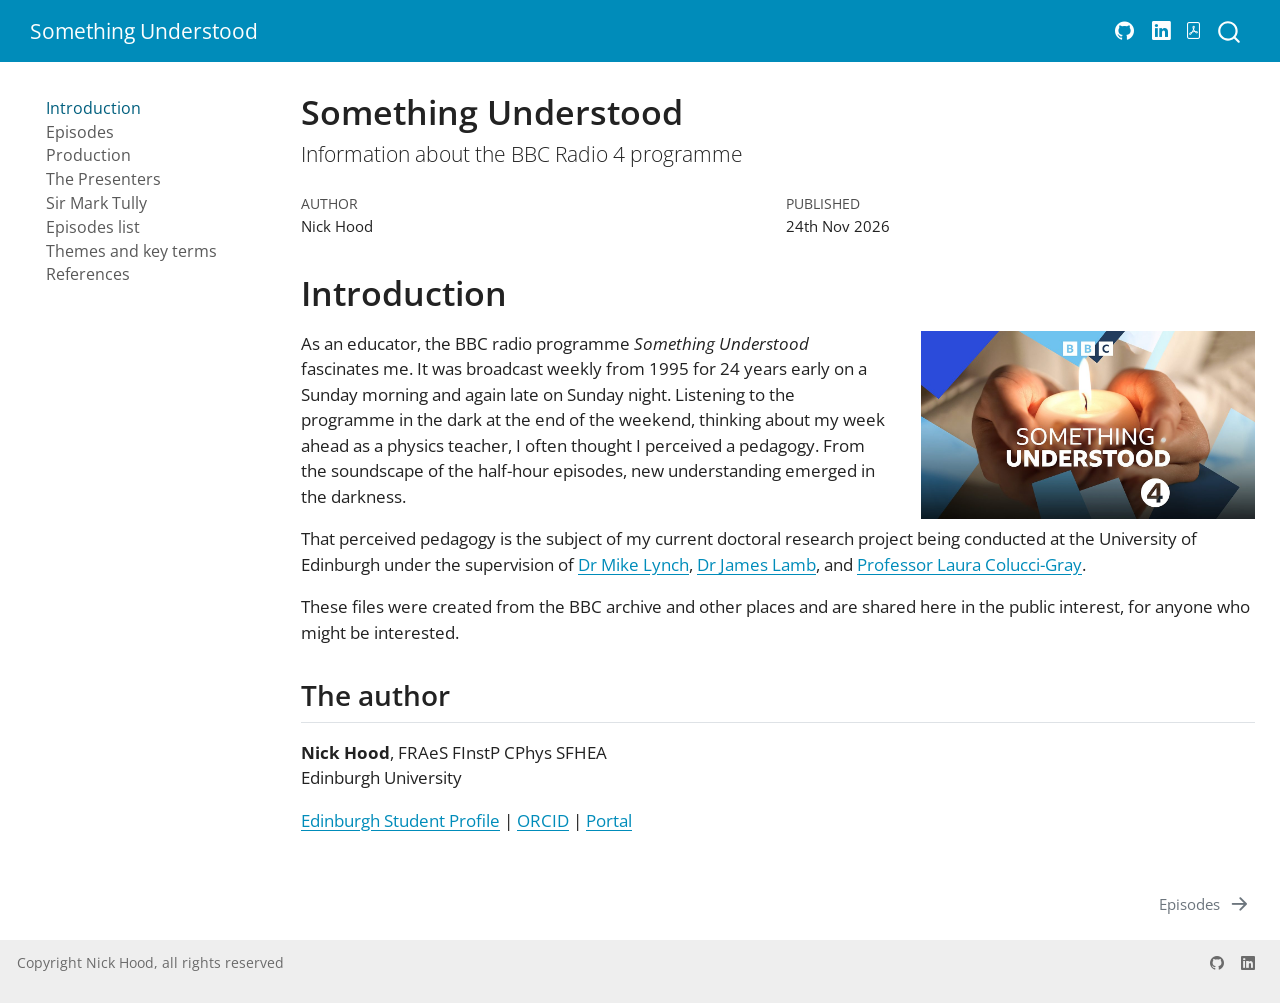
<file: docs/index.html>
<!DOCTYPE html>
<html xmlns="http://www.w3.org/1999/xhtml" lang="en" xml:lang="en"><head>

<meta charset="utf-8">
<meta name="generator" content="quarto-1.7.32">

<meta name="viewport" content="width=device-width, initial-scale=1.0, user-scalable=yes">

<meta name="author" content="Nick Hood">

<title>Something Understood</title>
<style>
code{white-space: pre-wrap;}
span.smallcaps{font-variant: small-caps;}
div.columns{display: flex; gap: min(4vw, 1.5em);}
div.column{flex: auto; overflow-x: auto;}
div.hanging-indent{margin-left: 1.5em; text-indent: -1.5em;}
ul.task-list{list-style: none;}
ul.task-list li input[type="checkbox"] {
  width: 0.8em;
  margin: 0 0.8em 0.2em -1em; /* quarto-specific, see https://github.com/quarto-dev/quarto-cli/issues/4556 */ 
  vertical-align: middle;
}
</style>


<script src="site_libs/quarto-nav/quarto-nav.js"></script>
<script src="site_libs/quarto-nav/headroom.min.js"></script>
<script src="site_libs/clipboard/clipboard.min.js"></script>
<script src="site_libs/quarto-search/autocomplete.umd.js"></script>
<script src="site_libs/quarto-search/fuse.min.js"></script>
<script src="site_libs/quarto-search/quarto-search.js"></script>
<meta name="quarto:offset" content="./">
<link href="./su-1-episodes.html" rel="next">
<link href="./favicon.ico" rel="icon">
<script src="site_libs/quarto-html/quarto.js" type="module"></script>
<script src="site_libs/quarto-html/tabsets/tabsets.js" type="module"></script>
<script src="site_libs/quarto-html/popper.min.js"></script>
<script src="site_libs/quarto-html/tippy.umd.min.js"></script>
<script src="site_libs/quarto-html/anchor.min.js"></script>
<link href="site_libs/quarto-html/tippy.css" rel="stylesheet">
<link href="site_libs/quarto-html/quarto-syntax-highlighting-37eea08aefeeee20ff55810ff984fec1.css" rel="stylesheet" id="quarto-text-highlighting-styles">
<script src="site_libs/bootstrap/bootstrap.min.js"></script>
<link href="site_libs/bootstrap/bootstrap-icons.css" rel="stylesheet">
<link href="site_libs/bootstrap/bootstrap-aa9f4d7e60fc996007fcb2b641357a51.min.css" rel="stylesheet" append-hash="true" id="quarto-bootstrap" data-mode="light">
<script id="quarto-search-options" type="application/json">{
  "location": "navbar",
  "copy-button": false,
  "collapse-after": 3,
  "panel-placement": "end",
  "type": "overlay",
  "limit": 50,
  "keyboard-shortcut": [
    "f",
    "/",
    "s"
  ],
  "show-item-context": false,
  "language": {
    "search-no-results-text": "No results",
    "search-matching-documents-text": "matching documents",
    "search-copy-link-title": "Copy link to search",
    "search-hide-matches-text": "Hide additional matches",
    "search-more-match-text": "more match in this document",
    "search-more-matches-text": "more matches in this document",
    "search-clear-button-title": "Clear",
    "search-text-placeholder": "",
    "search-detached-cancel-button-title": "Cancel",
    "search-submit-button-title": "Submit",
    "search-label": "Search"
  }
}</script>


</head>

<body class="nav-sidebar floating nav-fixed quarto-light">

<div id="quarto-search-results"></div>
  <header id="quarto-header" class="headroom fixed-top">
    <nav class="navbar navbar-expand-lg " data-bs-theme="dark">
      <div class="navbar-container container-fluid">
      <div class="navbar-brand-container mx-auto">
    <a class="navbar-brand" href="./index.html">
    <span class="navbar-title">Something Understood</span>
    </a>
  </div>
            <div id="quarto-search" class="" title="Search"></div>
          <button class="navbar-toggler" type="button" data-bs-toggle="collapse" data-bs-target="#navbarCollapse" aria-controls="navbarCollapse" role="menu" aria-expanded="false" aria-label="Toggle navigation" onclick="if (window.quartoToggleHeadroom) { window.quartoToggleHeadroom(); }">
  <span class="navbar-toggler-icon"></span>
</button>
          <div class="collapse navbar-collapse" id="navbarCollapse">
            <ul class="navbar-nav navbar-nav-scroll ms-auto">
  <li class="nav-item compact">
    <a class="nav-link" href="https://github.com/straightbourne"> <i class="bi bi-github" role="img">
</i> 
<span class="menu-text"></span></a>
  </li>  
  <li class="nav-item compact">
    <a class="nav-link" href="https://www.linkedin.com/in/straightbourne/"> <i class="bi bi-linkedin" role="img">
</i> 
<span class="menu-text"></span></a>
  </li>  
</ul>
          </div> <!-- /navcollapse -->
            <div class="quarto-navbar-tools">
    <a href="./Something-Understood.pdf" title="Download PDF" class="quarto-navigation-tool px-1" aria-label="Download PDF"><i class="bi bi-file-pdf"></i></a>
</div>
      </div> <!-- /container-fluid -->
    </nav>
  <nav class="quarto-secondary-nav">
    <div class="container-fluid d-flex">
      <button type="button" class="quarto-btn-toggle btn" data-bs-toggle="collapse" role="button" data-bs-target=".quarto-sidebar-collapse-item" aria-controls="quarto-sidebar" aria-expanded="false" aria-label="Toggle sidebar navigation" onclick="if (window.quartoToggleHeadroom) { window.quartoToggleHeadroom(); }">
        <i class="bi bi-layout-text-sidebar-reverse"></i>
      </button>
        <nav class="quarto-page-breadcrumbs" aria-label="breadcrumb"><ol class="breadcrumb"><li class="breadcrumb-item"><a href="./index.html">Introduction</a></li></ol></nav>
        <a class="flex-grow-1" role="navigation" data-bs-toggle="collapse" data-bs-target=".quarto-sidebar-collapse-item" aria-controls="quarto-sidebar" aria-expanded="false" aria-label="Toggle sidebar navigation" onclick="if (window.quartoToggleHeadroom) { window.quartoToggleHeadroom(); }">      
        </a>
    </div>
  </nav>
</header>
<!-- content -->
<div id="quarto-content" class="quarto-container page-columns page-rows-contents page-layout-full page-navbar">
<!-- sidebar -->
  <nav id="quarto-sidebar" class="sidebar collapse collapse-horizontal quarto-sidebar-collapse-item sidebar-navigation floating overflow-auto">
    <div class="sidebar-menu-container"> 
    <ul class="list-unstyled mt-1">
        <li class="sidebar-item">
  <div class="sidebar-item-container"> 
  <a href="./index.html" class="sidebar-item-text sidebar-link active">
 <span class="menu-text">Introduction</span></a>
  </div>
</li>
        <li class="sidebar-item">
  <div class="sidebar-item-container"> 
  <a href="./su-1-episodes.html" class="sidebar-item-text sidebar-link">
 <span class="menu-text">Episodes</span></a>
  </div>
</li>
        <li class="sidebar-item">
  <div class="sidebar-item-container"> 
  <a href="./su-2-production.html" class="sidebar-item-text sidebar-link">
 <span class="menu-text">Production</span></a>
  </div>
</li>
        <li class="sidebar-item">
  <div class="sidebar-item-container"> 
  <a href="./su-3-presenters.html" class="sidebar-item-text sidebar-link">
 <span class="menu-text">The Presenters</span></a>
  </div>
</li>
        <li class="sidebar-item">
  <div class="sidebar-item-container"> 
  <a href="./mark-tully.html" class="sidebar-item-text sidebar-link">
 <span class="menu-text">Sir Mark Tully</span></a>
  </div>
</li>
        <li class="sidebar-item">
  <div class="sidebar-item-container"> 
  <a href="./su-7-episodes.html" class="sidebar-item-text sidebar-link">
 <span class="menu-text">Episodes list</span></a>
  </div>
</li>
        <li class="sidebar-item">
  <div class="sidebar-item-container"> 
  <a href="./su-8-themes.html" class="sidebar-item-text sidebar-link">
 <span class="menu-text">Themes and key terms</span></a>
  </div>
</li>
        <li class="sidebar-item">
  <div class="sidebar-item-container"> 
  <a href="./references.html" class="sidebar-item-text sidebar-link">
 <span class="menu-text">References</span></a>
  </div>
</li>
    </ul>
    </div>
</nav>
<div id="quarto-sidebar-glass" class="quarto-sidebar-collapse-item" data-bs-toggle="collapse" data-bs-target=".quarto-sidebar-collapse-item"></div>
<!-- margin-sidebar -->
    
<!-- main -->
<main class="content column-page-right" id="quarto-document-content">

<header id="title-block-header" class="quarto-title-block default">
<div class="quarto-title">
<h1 class="title">Something Understood</h1>
<p class="subtitle lead">Information about the BBC Radio 4 programme</p>
</div>



<div class="quarto-title-meta column-page-right">

    <div>
    <div class="quarto-title-meta-heading">Author</div>
    <div class="quarto-title-meta-contents">
             <p>Nick Hood </p>
          </div>
  </div>
    
    <div>
    <div class="quarto-title-meta-heading">Published</div>
    <div class="quarto-title-meta-contents">
      <p class="date">24th Nov 2026</p>
    </div>
  </div>
  
    
  </div>
  


</header>



<section id="introduction" class="level1 unnumbered">
<h1 class="unnumbered">Introduction</h1><p><img src="p0c4lm59.jpg" title="Something Understood" class="quarto-cover-image nolightbox img-fluid"></p>
<p>As an educator, the BBC radio programme <em>Something Understood</em> fascinates me. It was broadcast weekly from 1995 for 24 years early on a Sunday morning and again late on Sunday night. Listening to the programme in the dark at the end of the weekend, thinking about my week ahead as a physics teacher, I often thought I perceived a pedagogy. From the soundscape of the half-hour episodes, new understanding emerged in the darkness.</p>
<p>That perceived pedagogy is the subject of my current doctoral research project being conducted at the University of Edinburgh under the supervision of <a href="https://www.ed.ac.uk/profile/michael-lynch">Dr Mike Lynch</a>, <a href="https://www.ed.ac.uk/profile/james-lamb">Dr James Lamb</a>, and <a href="https://edwebprofiles.ed.ac.uk/profile/laura-colucci-gray">Professor Laura Colucci-Gray</a>.</p>
<p>These files were created from the BBC archive and other places and are shared here in the public interest, for anyone who might be interested.</p>
<section id="the-author" class="level2 unnumbered">
<h2 class="unnumbered anchored" data-anchor-id="the-author">The author</h2>
<p><strong>Nick Hood</strong>, FRAeS FInstP CPhys SFHEA<br>
Edinburgh University</p>
<p><a href="https://www.ed.ac.uk/profile/nick-hood">Edinburgh Student Profile</a> | <a href="https://orcid.org/0000-0001-7891-9736">ORCID</a> | <a href="https:///straightbourne.github.io">Portal</a></p>
<!-- 
```
History file can be found by 

$ cat .get_iplayer/download_history >> suh.md

Paste the following in the header lines to make a nice table:

PID|Prog name|Title|Type|no.|resn.|Location|fmt|size|Description|chan|genre|image|blank|URL|Episode
---|-------|:------|---|---|---|---|---|---|:----------|----|:----|---|:----|---|---

```
 -->


</section>
</section>

</main> <!-- /main -->
<script id="quarto-html-after-body" type="application/javascript">
  window.document.addEventListener("DOMContentLoaded", function (event) {
    const icon = "";
    const anchorJS = new window.AnchorJS();
    anchorJS.options = {
      placement: 'right',
      icon: icon
    };
    anchorJS.add('.anchored');
    const isCodeAnnotation = (el) => {
      for (const clz of el.classList) {
        if (clz.startsWith('code-annotation-')) {                     
          return true;
        }
      }
      return false;
    }
    const onCopySuccess = function(e) {
      // button target
      const button = e.trigger;
      // don't keep focus
      button.blur();
      // flash "checked"
      button.classList.add('code-copy-button-checked');
      var currentTitle = button.getAttribute("title");
      button.setAttribute("title", "Copied!");
      let tooltip;
      if (window.bootstrap) {
        button.setAttribute("data-bs-toggle", "tooltip");
        button.setAttribute("data-bs-placement", "left");
        button.setAttribute("data-bs-title", "Copied!");
        tooltip = new bootstrap.Tooltip(button, 
          { trigger: "manual", 
            customClass: "code-copy-button-tooltip",
            offset: [0, -8]});
        tooltip.show();    
      }
      setTimeout(function() {
        if (tooltip) {
          tooltip.hide();
          button.removeAttribute("data-bs-title");
          button.removeAttribute("data-bs-toggle");
          button.removeAttribute("data-bs-placement");
        }
        button.setAttribute("title", currentTitle);
        button.classList.remove('code-copy-button-checked');
      }, 1000);
      // clear code selection
      e.clearSelection();
    }
    const getTextToCopy = function(trigger) {
        const codeEl = trigger.previousElementSibling.cloneNode(true);
        for (const childEl of codeEl.children) {
          if (isCodeAnnotation(childEl)) {
            childEl.remove();
          }
        }
        return codeEl.innerText;
    }
    const clipboard = new window.ClipboardJS('.code-copy-button:not([data-in-quarto-modal])', {
      text: getTextToCopy
    });
    clipboard.on('success', onCopySuccess);
    if (window.document.getElementById('quarto-embedded-source-code-modal')) {
      const clipboardModal = new window.ClipboardJS('.code-copy-button[data-in-quarto-modal]', {
        text: getTextToCopy,
        container: window.document.getElementById('quarto-embedded-source-code-modal')
      });
      clipboardModal.on('success', onCopySuccess);
    }
      var localhostRegex = new RegExp(/^(?:http|https):\/\/localhost\:?[0-9]*\//);
      var mailtoRegex = new RegExp(/^mailto:/);
        var filterRegex = new RegExp("https:\/\/straightbourne\.github\.io\/Something-Understood");
      var isInternal = (href) => {
          return filterRegex.test(href) || localhostRegex.test(href) || mailtoRegex.test(href);
      }
      // Inspect non-navigation links and adorn them if external
     var links = window.document.querySelectorAll('a[href]:not(.nav-link):not(.navbar-brand):not(.toc-action):not(.sidebar-link):not(.sidebar-item-toggle):not(.pagination-link):not(.no-external):not([aria-hidden]):not(.dropdown-item):not(.quarto-navigation-tool):not(.about-link)');
      for (var i=0; i<links.length; i++) {
        const link = links[i];
        if (!isInternal(link.href)) {
          // undo the damage that might have been done by quarto-nav.js in the case of
          // links that we want to consider external
          if (link.dataset.originalHref !== undefined) {
            link.href = link.dataset.originalHref;
          }
        }
      }
    function tippyHover(el, contentFn, onTriggerFn, onUntriggerFn) {
      const config = {
        allowHTML: true,
        maxWidth: 500,
        delay: 100,
        arrow: false,
        appendTo: function(el) {
            return el.parentElement;
        },
        interactive: true,
        interactiveBorder: 10,
        theme: 'quarto',
        placement: 'bottom-start',
      };
      if (contentFn) {
        config.content = contentFn;
      }
      if (onTriggerFn) {
        config.onTrigger = onTriggerFn;
      }
      if (onUntriggerFn) {
        config.onUntrigger = onUntriggerFn;
      }
      window.tippy(el, config); 
    }
    const noterefs = window.document.querySelectorAll('a[role="doc-noteref"]');
    for (var i=0; i<noterefs.length; i++) {
      const ref = noterefs[i];
      tippyHover(ref, function() {
        // use id or data attribute instead here
        let href = ref.getAttribute('data-footnote-href') || ref.getAttribute('href');
        try { href = new URL(href).hash; } catch {}
        const id = href.replace(/^#\/?/, "");
        const note = window.document.getElementById(id);
        if (note) {
          return note.innerHTML;
        } else {
          return "";
        }
      });
    }
    const xrefs = window.document.querySelectorAll('a.quarto-xref');
    const processXRef = (id, note) => {
      // Strip column container classes
      const stripColumnClz = (el) => {
        el.classList.remove("page-full", "page-columns");
        if (el.children) {
          for (const child of el.children) {
            stripColumnClz(child);
          }
        }
      }
      stripColumnClz(note)
      if (id === null || id.startsWith('sec-')) {
        // Special case sections, only their first couple elements
        const container = document.createElement("div");
        if (note.children && note.children.length > 2) {
          container.appendChild(note.children[0].cloneNode(true));
          for (let i = 1; i < note.children.length; i++) {
            const child = note.children[i];
            if (child.tagName === "P" && child.innerText === "") {
              continue;
            } else {
              container.appendChild(child.cloneNode(true));
              break;
            }
          }
          if (window.Quarto?.typesetMath) {
            window.Quarto.typesetMath(container);
          }
          return container.innerHTML
        } else {
          if (window.Quarto?.typesetMath) {
            window.Quarto.typesetMath(note);
          }
          return note.innerHTML;
        }
      } else {
        // Remove any anchor links if they are present
        const anchorLink = note.querySelector('a.anchorjs-link');
        if (anchorLink) {
          anchorLink.remove();
        }
        if (window.Quarto?.typesetMath) {
          window.Quarto.typesetMath(note);
        }
        if (note.classList.contains("callout")) {
          return note.outerHTML;
        } else {
          return note.innerHTML;
        }
      }
    }
    for (var i=0; i<xrefs.length; i++) {
      const xref = xrefs[i];
      tippyHover(xref, undefined, function(instance) {
        instance.disable();
        let url = xref.getAttribute('href');
        let hash = undefined; 
        if (url.startsWith('#')) {
          hash = url;
        } else {
          try { hash = new URL(url).hash; } catch {}
        }
        if (hash) {
          const id = hash.replace(/^#\/?/, "");
          const note = window.document.getElementById(id);
          if (note !== null) {
            try {
              const html = processXRef(id, note.cloneNode(true));
              instance.setContent(html);
            } finally {
              instance.enable();
              instance.show();
            }
          } else {
            // See if we can fetch this
            fetch(url.split('#')[0])
            .then(res => res.text())
            .then(html => {
              const parser = new DOMParser();
              const htmlDoc = parser.parseFromString(html, "text/html");
              const note = htmlDoc.getElementById(id);
              if (note !== null) {
                const html = processXRef(id, note);
                instance.setContent(html);
              } 
            }).finally(() => {
              instance.enable();
              instance.show();
            });
          }
        } else {
          // See if we can fetch a full url (with no hash to target)
          // This is a special case and we should probably do some content thinning / targeting
          fetch(url)
          .then(res => res.text())
          .then(html => {
            const parser = new DOMParser();
            const htmlDoc = parser.parseFromString(html, "text/html");
            const note = htmlDoc.querySelector('main.content');
            if (note !== null) {
              // This should only happen for chapter cross references
              // (since there is no id in the URL)
              // remove the first header
              if (note.children.length > 0 && note.children[0].tagName === "HEADER") {
                note.children[0].remove();
              }
              const html = processXRef(null, note);
              instance.setContent(html);
            } 
          }).finally(() => {
            instance.enable();
            instance.show();
          });
        }
      }, function(instance) {
      });
    }
        let selectedAnnoteEl;
        const selectorForAnnotation = ( cell, annotation) => {
          let cellAttr = 'data-code-cell="' + cell + '"';
          let lineAttr = 'data-code-annotation="' +  annotation + '"';
          const selector = 'span[' + cellAttr + '][' + lineAttr + ']';
          return selector;
        }
        const selectCodeLines = (annoteEl) => {
          const doc = window.document;
          const targetCell = annoteEl.getAttribute("data-target-cell");
          const targetAnnotation = annoteEl.getAttribute("data-target-annotation");
          const annoteSpan = window.document.querySelector(selectorForAnnotation(targetCell, targetAnnotation));
          const lines = annoteSpan.getAttribute("data-code-lines").split(",");
          const lineIds = lines.map((line) => {
            return targetCell + "-" + line;
          })
          let top = null;
          let height = null;
          let parent = null;
          if (lineIds.length > 0) {
              //compute the position of the single el (top and bottom and make a div)
              const el = window.document.getElementById(lineIds[0]);
              top = el.offsetTop;
              height = el.offsetHeight;
              parent = el.parentElement.parentElement;
            if (lineIds.length > 1) {
              const lastEl = window.document.getElementById(lineIds[lineIds.length - 1]);
              const bottom = lastEl.offsetTop + lastEl.offsetHeight;
              height = bottom - top;
            }
            if (top !== null && height !== null && parent !== null) {
              // cook up a div (if necessary) and position it 
              let div = window.document.getElementById("code-annotation-line-highlight");
              if (div === null) {
                div = window.document.createElement("div");
                div.setAttribute("id", "code-annotation-line-highlight");
                div.style.position = 'absolute';
                parent.appendChild(div);
              }
              div.style.top = top - 2 + "px";
              div.style.height = height + 4 + "px";
              div.style.left = 0;
              let gutterDiv = window.document.getElementById("code-annotation-line-highlight-gutter");
              if (gutterDiv === null) {
                gutterDiv = window.document.createElement("div");
                gutterDiv.setAttribute("id", "code-annotation-line-highlight-gutter");
                gutterDiv.style.position = 'absolute';
                const codeCell = window.document.getElementById(targetCell);
                const gutter = codeCell.querySelector('.code-annotation-gutter');
                gutter.appendChild(gutterDiv);
              }
              gutterDiv.style.top = top - 2 + "px";
              gutterDiv.style.height = height + 4 + "px";
            }
            selectedAnnoteEl = annoteEl;
          }
        };
        const unselectCodeLines = () => {
          const elementsIds = ["code-annotation-line-highlight", "code-annotation-line-highlight-gutter"];
          elementsIds.forEach((elId) => {
            const div = window.document.getElementById(elId);
            if (div) {
              div.remove();
            }
          });
          selectedAnnoteEl = undefined;
        };
          // Handle positioning of the toggle
      window.addEventListener(
        "resize",
        throttle(() => {
          elRect = undefined;
          if (selectedAnnoteEl) {
            selectCodeLines(selectedAnnoteEl);
          }
        }, 10)
      );
      function throttle(fn, ms) {
      let throttle = false;
      let timer;
        return (...args) => {
          if(!throttle) { // first call gets through
              fn.apply(this, args);
              throttle = true;
          } else { // all the others get throttled
              if(timer) clearTimeout(timer); // cancel #2
              timer = setTimeout(() => {
                fn.apply(this, args);
                timer = throttle = false;
              }, ms);
          }
        };
      }
        // Attach click handler to the DT
        const annoteDls = window.document.querySelectorAll('dt[data-target-cell]');
        for (const annoteDlNode of annoteDls) {
          annoteDlNode.addEventListener('click', (event) => {
            const clickedEl = event.target;
            if (clickedEl !== selectedAnnoteEl) {
              unselectCodeLines();
              const activeEl = window.document.querySelector('dt[data-target-cell].code-annotation-active');
              if (activeEl) {
                activeEl.classList.remove('code-annotation-active');
              }
              selectCodeLines(clickedEl);
              clickedEl.classList.add('code-annotation-active');
            } else {
              // Unselect the line
              unselectCodeLines();
              clickedEl.classList.remove('code-annotation-active');
            }
          });
        }
    const findCites = (el) => {
      const parentEl = el.parentElement;
      if (parentEl) {
        const cites = parentEl.dataset.cites;
        if (cites) {
          return {
            el,
            cites: cites.split(' ')
          };
        } else {
          return findCites(el.parentElement)
        }
      } else {
        return undefined;
      }
    };
    var bibliorefs = window.document.querySelectorAll('a[role="doc-biblioref"]');
    for (var i=0; i<bibliorefs.length; i++) {
      const ref = bibliorefs[i];
      const citeInfo = findCites(ref);
      if (citeInfo) {
        tippyHover(citeInfo.el, function() {
          var popup = window.document.createElement('div');
          citeInfo.cites.forEach(function(cite) {
            var citeDiv = window.document.createElement('div');
            citeDiv.classList.add('hanging-indent');
            citeDiv.classList.add('csl-entry');
            var biblioDiv = window.document.getElementById('ref-' + cite);
            if (biblioDiv) {
              citeDiv.innerHTML = biblioDiv.innerHTML;
            }
            popup.appendChild(citeDiv);
          });
          return popup.innerHTML;
        });
      }
    }
  });
  </script>
<nav class="page-navigation column-page-right">
  <div class="nav-page nav-page-previous">
  </div>
  <div class="nav-page nav-page-next">
      <a href="./su-1-episodes.html" class="pagination-link" aria-label="Episodes">
        <span class="nav-page-text">Episodes</span> <i class="bi bi-arrow-right-short"></i>
      </a>
  </div>
</nav>
</div> <!-- /content -->
<footer class="footer">
  <div class="nav-footer">
    <div class="nav-footer-left">
<p>Copyright Nick Hood, all rights reserved</p>
</div>   
    <div class="nav-footer-center">
      &nbsp;
    </div>
    <div class="nav-footer-right">
      <ul class="footer-items list-unstyled">
    <li class="nav-item compact">
    <a class="nav-link" href="https://github.com/straightbourne">
      <i class="bi bi-github" role="img">
</i> 
    </a>
  </li>  
    <li class="nav-item compact">
    <a class="nav-link" href="https://www.linkedin.com/in/straightbourne/">
      <i class="bi bi-linkedin" role="img">
</i> 
    </a>
  </li>  
</ul>
    </div>
  </div>
</footer>




</body></html>
</file>
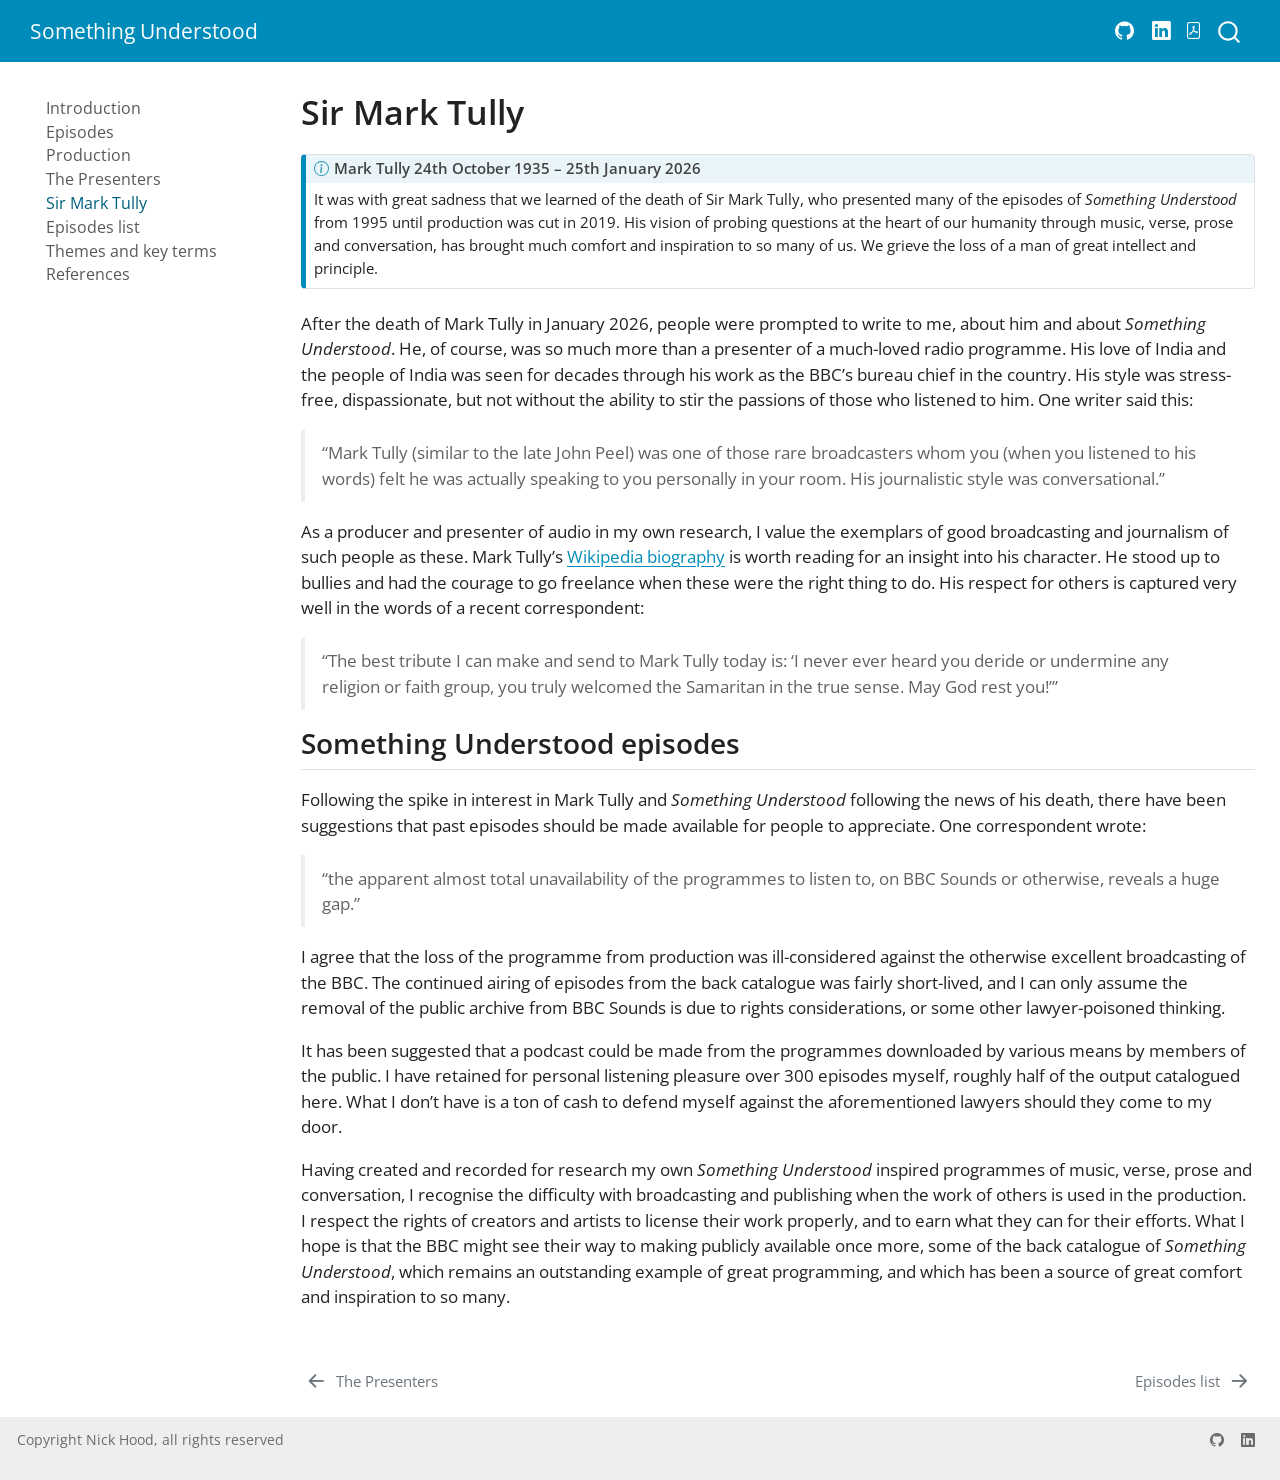
<file: docs/mark-tully.html>
<!DOCTYPE html>
<html xmlns="http://www.w3.org/1999/xhtml" lang="en" xml:lang="en"><head>

<meta charset="utf-8">
<meta name="generator" content="quarto-1.7.32">

<meta name="viewport" content="width=device-width, initial-scale=1.0, user-scalable=yes">


<title>Sir Mark Tully – Something Understood</title>
<style>
code{white-space: pre-wrap;}
span.smallcaps{font-variant: small-caps;}
div.columns{display: flex; gap: min(4vw, 1.5em);}
div.column{flex: auto; overflow-x: auto;}
div.hanging-indent{margin-left: 1.5em; text-indent: -1.5em;}
ul.task-list{list-style: none;}
ul.task-list li input[type="checkbox"] {
  width: 0.8em;
  margin: 0 0.8em 0.2em -1em; /* quarto-specific, see https://github.com/quarto-dev/quarto-cli/issues/4556 */ 
  vertical-align: middle;
}
</style>


<script src="site_libs/quarto-nav/quarto-nav.js"></script>
<script src="site_libs/quarto-nav/headroom.min.js"></script>
<script src="site_libs/clipboard/clipboard.min.js"></script>
<script src="site_libs/quarto-search/autocomplete.umd.js"></script>
<script src="site_libs/quarto-search/fuse.min.js"></script>
<script src="site_libs/quarto-search/quarto-search.js"></script>
<meta name="quarto:offset" content="./">
<link href="./su-7-episodes.html" rel="next">
<link href="./su-3-presenters.html" rel="prev">
<link href="./favicon.ico" rel="icon">
<script src="site_libs/quarto-html/quarto.js" type="module"></script>
<script src="site_libs/quarto-html/tabsets/tabsets.js" type="module"></script>
<script src="site_libs/quarto-html/popper.min.js"></script>
<script src="site_libs/quarto-html/tippy.umd.min.js"></script>
<script src="site_libs/quarto-html/anchor.min.js"></script>
<link href="site_libs/quarto-html/tippy.css" rel="stylesheet">
<link href="site_libs/quarto-html/quarto-syntax-highlighting-37eea08aefeeee20ff55810ff984fec1.css" rel="stylesheet" id="quarto-text-highlighting-styles">
<script src="site_libs/bootstrap/bootstrap.min.js"></script>
<link href="site_libs/bootstrap/bootstrap-icons.css" rel="stylesheet">
<link href="site_libs/bootstrap/bootstrap-aa9f4d7e60fc996007fcb2b641357a51.min.css" rel="stylesheet" append-hash="true" id="quarto-bootstrap" data-mode="light">
<script id="quarto-search-options" type="application/json">{
  "location": "navbar",
  "copy-button": false,
  "collapse-after": 3,
  "panel-placement": "end",
  "type": "overlay",
  "limit": 50,
  "keyboard-shortcut": [
    "f",
    "/",
    "s"
  ],
  "show-item-context": false,
  "language": {
    "search-no-results-text": "No results",
    "search-matching-documents-text": "matching documents",
    "search-copy-link-title": "Copy link to search",
    "search-hide-matches-text": "Hide additional matches",
    "search-more-match-text": "more match in this document",
    "search-more-matches-text": "more matches in this document",
    "search-clear-button-title": "Clear",
    "search-text-placeholder": "",
    "search-detached-cancel-button-title": "Cancel",
    "search-submit-button-title": "Submit",
    "search-label": "Search"
  }
}</script>


</head>

<body class="nav-sidebar floating nav-fixed quarto-light">

<div id="quarto-search-results"></div>
  <header id="quarto-header" class="headroom fixed-top">
    <nav class="navbar navbar-expand-lg " data-bs-theme="dark">
      <div class="navbar-container container-fluid">
      <div class="navbar-brand-container mx-auto">
    <a class="navbar-brand" href="./index.html">
    <span class="navbar-title">Something Understood</span>
    </a>
  </div>
            <div id="quarto-search" class="" title="Search"></div>
          <button class="navbar-toggler" type="button" data-bs-toggle="collapse" data-bs-target="#navbarCollapse" aria-controls="navbarCollapse" role="menu" aria-expanded="false" aria-label="Toggle navigation" onclick="if (window.quartoToggleHeadroom) { window.quartoToggleHeadroom(); }">
  <span class="navbar-toggler-icon"></span>
</button>
          <div class="collapse navbar-collapse" id="navbarCollapse">
            <ul class="navbar-nav navbar-nav-scroll ms-auto">
  <li class="nav-item compact">
    <a class="nav-link" href="https://github.com/straightbourne"> <i class="bi bi-github" role="img">
</i> 
<span class="menu-text"></span></a>
  </li>  
  <li class="nav-item compact">
    <a class="nav-link" href="https://www.linkedin.com/in/straightbourne/"> <i class="bi bi-linkedin" role="img">
</i> 
<span class="menu-text"></span></a>
  </li>  
</ul>
          </div> <!-- /navcollapse -->
            <div class="quarto-navbar-tools">
    <a href="./Something-Understood.pdf" title="Download PDF" class="quarto-navigation-tool px-1" aria-label="Download PDF"><i class="bi bi-file-pdf"></i></a>
</div>
      </div> <!-- /container-fluid -->
    </nav>
  <nav class="quarto-secondary-nav">
    <div class="container-fluid d-flex">
      <button type="button" class="quarto-btn-toggle btn" data-bs-toggle="collapse" role="button" data-bs-target=".quarto-sidebar-collapse-item" aria-controls="quarto-sidebar" aria-expanded="false" aria-label="Toggle sidebar navigation" onclick="if (window.quartoToggleHeadroom) { window.quartoToggleHeadroom(); }">
        <i class="bi bi-layout-text-sidebar-reverse"></i>
      </button>
        <nav class="quarto-page-breadcrumbs" aria-label="breadcrumb"><ol class="breadcrumb"><li class="breadcrumb-item"><a href="./mark-tully.html">Sir Mark Tully</a></li></ol></nav>
        <a class="flex-grow-1" role="navigation" data-bs-toggle="collapse" data-bs-target=".quarto-sidebar-collapse-item" aria-controls="quarto-sidebar" aria-expanded="false" aria-label="Toggle sidebar navigation" onclick="if (window.quartoToggleHeadroom) { window.quartoToggleHeadroom(); }">      
        </a>
    </div>
  </nav>
</header>
<!-- content -->
<div id="quarto-content" class="quarto-container page-columns page-rows-contents page-layout-full page-navbar">
<!-- sidebar -->
  <nav id="quarto-sidebar" class="sidebar collapse collapse-horizontal quarto-sidebar-collapse-item sidebar-navigation floating overflow-auto">
    <div class="sidebar-menu-container"> 
    <ul class="list-unstyled mt-1">
        <li class="sidebar-item">
  <div class="sidebar-item-container"> 
  <a href="./index.html" class="sidebar-item-text sidebar-link">
 <span class="menu-text">Introduction</span></a>
  </div>
</li>
        <li class="sidebar-item">
  <div class="sidebar-item-container"> 
  <a href="./su-1-episodes.html" class="sidebar-item-text sidebar-link">
 <span class="menu-text">Episodes</span></a>
  </div>
</li>
        <li class="sidebar-item">
  <div class="sidebar-item-container"> 
  <a href="./su-2-production.html" class="sidebar-item-text sidebar-link">
 <span class="menu-text">Production</span></a>
  </div>
</li>
        <li class="sidebar-item">
  <div class="sidebar-item-container"> 
  <a href="./su-3-presenters.html" class="sidebar-item-text sidebar-link">
 <span class="menu-text">The Presenters</span></a>
  </div>
</li>
        <li class="sidebar-item">
  <div class="sidebar-item-container"> 
  <a href="./mark-tully.html" class="sidebar-item-text sidebar-link active">
 <span class="menu-text">Sir Mark Tully</span></a>
  </div>
</li>
        <li class="sidebar-item">
  <div class="sidebar-item-container"> 
  <a href="./su-7-episodes.html" class="sidebar-item-text sidebar-link">
 <span class="menu-text">Episodes list</span></a>
  </div>
</li>
        <li class="sidebar-item">
  <div class="sidebar-item-container"> 
  <a href="./su-8-themes.html" class="sidebar-item-text sidebar-link">
 <span class="menu-text">Themes and key terms</span></a>
  </div>
</li>
        <li class="sidebar-item">
  <div class="sidebar-item-container"> 
  <a href="./references.html" class="sidebar-item-text sidebar-link">
 <span class="menu-text">References</span></a>
  </div>
</li>
    </ul>
    </div>
</nav>
<div id="quarto-sidebar-glass" class="quarto-sidebar-collapse-item" data-bs-toggle="collapse" data-bs-target=".quarto-sidebar-collapse-item"></div>
<!-- margin-sidebar -->
    
<!-- main -->
<main class="content column-page-right" id="quarto-document-content">

<header id="title-block-header" class="quarto-title-block default">
<div class="quarto-title">
<h1 class="title">Sir Mark Tully</h1>
</div>



<div class="quarto-title-meta column-page-right">

    
  
    
  </div>
  


</header>


<div class="callout callout-style-default callout-note callout-titled">
<div class="callout-header d-flex align-content-center">
<div class="callout-icon-container">
<i class="callout-icon"></i>
</div>
<div class="callout-title-container flex-fill">
Mark Tully 24th October 1935 – 25th January 2026
</div>
</div>
<div class="callout-body-container callout-body">
<p>It was with great sadness that we learned of the death of Sir Mark Tully, who presented many of the episodes of <em>Something Understood</em> from 1995 until production was cut in 2019. His vision of probing questions at the heart of our humanity through music, verse, prose and conversation, has brought much comfort and inspiration to so many of us. We grieve the loss of a man of great intellect and principle.</p>
</div>
</div>
<p>After the death of Mark Tully in January 2026, people were prompted to write to me, about him and about <em>Something Understood</em>. He, of course, was so much more than a presenter of a much-loved radio programme. His love of India and the people of India was seen for decades through his work as the BBC’s bureau chief in the country. His style was stress-free, dispassionate, but not without the ability to stir the passions of those who listened to him. One writer said this:</p>
<blockquote class="blockquote">
<p>“Mark Tully (similar to the late John Peel) was one of those rare broadcasters whom you (when you listened to his words) felt he was actually speaking to you personally in your room. His journalistic style was conversational.”</p>
</blockquote>
<p>As a producer and presenter of audio in my own research, I value the exemplars of good broadcasting and journalism of such people as these. Mark Tully’s <a href="https://en.wikipedia.org/wiki/Mark_Tully">Wikipedia biography</a> is worth reading for an insight into his character. He stood up to bullies and had the courage to go freelance when these were the right thing to do. His respect for others is captured very well in the words of a recent correspondent:</p>
<blockquote class="blockquote">
<p>“The best tribute I can make and send to Mark Tully today is: ‘I never ever heard you deride or undermine any religion or faith group, you truly welcomed the Samaritan in the true sense. May God rest you!’”</p>
</blockquote>
<section id="something-understood-episodes" class="level2">
<h2 class="anchored" data-anchor-id="something-understood-episodes">Something Understood episodes</h2>
<p>Following the spike in interest in Mark Tully and <em>Something Understood</em> following the news of his death, there have been suggestions that past episodes should be made available for people to appreciate. One correspondent wrote:</p>
<blockquote class="blockquote">
<p>“the apparent almost total unavailability of the programmes to listen to, on BBC Sounds or otherwise, reveals a huge gap.”</p>
</blockquote>
<p>I agree that the loss of the programme from production was ill-considered against the otherwise excellent broadcasting of the BBC. The continued airing of episodes from the back catalogue was fairly short-lived, and I can only assume the removal of the public archive from BBC Sounds is due to rights considerations, or some other lawyer-poisoned thinking.</p>
<p>It has been suggested that a podcast could be made from the programmes downloaded by various means by members of the public. I have retained for personal listening pleasure over 300 episodes myself, roughly half of the output catalogued here. What I don’t have is a ton of cash to defend myself against the aforementioned lawyers should they come to my door.</p>
<p>Having created and recorded for research my own <em>Something Understood</em> inspired programmes of music, verse, prose and conversation, I recognise the difficulty with broadcasting and publishing when the work of others is used in the production. I respect the rights of creators and artists to license their work properly, and to earn what they can for their efforts. What I hope is that the BBC might see their way to making publicly available once more, some of the back catalogue of <em>Something Understood</em>, which remains an outstanding example of great programming, and which has been a source of great comfort and inspiration to so many.</p>


</section>

</main> <!-- /main -->
<script id="quarto-html-after-body" type="application/javascript">
  window.document.addEventListener("DOMContentLoaded", function (event) {
    const icon = "";
    const anchorJS = new window.AnchorJS();
    anchorJS.options = {
      placement: 'right',
      icon: icon
    };
    anchorJS.add('.anchored');
    const isCodeAnnotation = (el) => {
      for (const clz of el.classList) {
        if (clz.startsWith('code-annotation-')) {                     
          return true;
        }
      }
      return false;
    }
    const onCopySuccess = function(e) {
      // button target
      const button = e.trigger;
      // don't keep focus
      button.blur();
      // flash "checked"
      button.classList.add('code-copy-button-checked');
      var currentTitle = button.getAttribute("title");
      button.setAttribute("title", "Copied!");
      let tooltip;
      if (window.bootstrap) {
        button.setAttribute("data-bs-toggle", "tooltip");
        button.setAttribute("data-bs-placement", "left");
        button.setAttribute("data-bs-title", "Copied!");
        tooltip = new bootstrap.Tooltip(button, 
          { trigger: "manual", 
            customClass: "code-copy-button-tooltip",
            offset: [0, -8]});
        tooltip.show();    
      }
      setTimeout(function() {
        if (tooltip) {
          tooltip.hide();
          button.removeAttribute("data-bs-title");
          button.removeAttribute("data-bs-toggle");
          button.removeAttribute("data-bs-placement");
        }
        button.setAttribute("title", currentTitle);
        button.classList.remove('code-copy-button-checked');
      }, 1000);
      // clear code selection
      e.clearSelection();
    }
    const getTextToCopy = function(trigger) {
        const codeEl = trigger.previousElementSibling.cloneNode(true);
        for (const childEl of codeEl.children) {
          if (isCodeAnnotation(childEl)) {
            childEl.remove();
          }
        }
        return codeEl.innerText;
    }
    const clipboard = new window.ClipboardJS('.code-copy-button:not([data-in-quarto-modal])', {
      text: getTextToCopy
    });
    clipboard.on('success', onCopySuccess);
    if (window.document.getElementById('quarto-embedded-source-code-modal')) {
      const clipboardModal = new window.ClipboardJS('.code-copy-button[data-in-quarto-modal]', {
        text: getTextToCopy,
        container: window.document.getElementById('quarto-embedded-source-code-modal')
      });
      clipboardModal.on('success', onCopySuccess);
    }
      var localhostRegex = new RegExp(/^(?:http|https):\/\/localhost\:?[0-9]*\//);
      var mailtoRegex = new RegExp(/^mailto:/);
        var filterRegex = new RegExp("https:\/\/straightbourne\.github\.io\/Something-Understood");
      var isInternal = (href) => {
          return filterRegex.test(href) || localhostRegex.test(href) || mailtoRegex.test(href);
      }
      // Inspect non-navigation links and adorn them if external
     var links = window.document.querySelectorAll('a[href]:not(.nav-link):not(.navbar-brand):not(.toc-action):not(.sidebar-link):not(.sidebar-item-toggle):not(.pagination-link):not(.no-external):not([aria-hidden]):not(.dropdown-item):not(.quarto-navigation-tool):not(.about-link)');
      for (var i=0; i<links.length; i++) {
        const link = links[i];
        if (!isInternal(link.href)) {
          // undo the damage that might have been done by quarto-nav.js in the case of
          // links that we want to consider external
          if (link.dataset.originalHref !== undefined) {
            link.href = link.dataset.originalHref;
          }
        }
      }
    function tippyHover(el, contentFn, onTriggerFn, onUntriggerFn) {
      const config = {
        allowHTML: true,
        maxWidth: 500,
        delay: 100,
        arrow: false,
        appendTo: function(el) {
            return el.parentElement;
        },
        interactive: true,
        interactiveBorder: 10,
        theme: 'quarto',
        placement: 'bottom-start',
      };
      if (contentFn) {
        config.content = contentFn;
      }
      if (onTriggerFn) {
        config.onTrigger = onTriggerFn;
      }
      if (onUntriggerFn) {
        config.onUntrigger = onUntriggerFn;
      }
      window.tippy(el, config); 
    }
    const noterefs = window.document.querySelectorAll('a[role="doc-noteref"]');
    for (var i=0; i<noterefs.length; i++) {
      const ref = noterefs[i];
      tippyHover(ref, function() {
        // use id or data attribute instead here
        let href = ref.getAttribute('data-footnote-href') || ref.getAttribute('href');
        try { href = new URL(href).hash; } catch {}
        const id = href.replace(/^#\/?/, "");
        const note = window.document.getElementById(id);
        if (note) {
          return note.innerHTML;
        } else {
          return "";
        }
      });
    }
    const xrefs = window.document.querySelectorAll('a.quarto-xref');
    const processXRef = (id, note) => {
      // Strip column container classes
      const stripColumnClz = (el) => {
        el.classList.remove("page-full", "page-columns");
        if (el.children) {
          for (const child of el.children) {
            stripColumnClz(child);
          }
        }
      }
      stripColumnClz(note)
      if (id === null || id.startsWith('sec-')) {
        // Special case sections, only their first couple elements
        const container = document.createElement("div");
        if (note.children && note.children.length > 2) {
          container.appendChild(note.children[0].cloneNode(true));
          for (let i = 1; i < note.children.length; i++) {
            const child = note.children[i];
            if (child.tagName === "P" && child.innerText === "") {
              continue;
            } else {
              container.appendChild(child.cloneNode(true));
              break;
            }
          }
          if (window.Quarto?.typesetMath) {
            window.Quarto.typesetMath(container);
          }
          return container.innerHTML
        } else {
          if (window.Quarto?.typesetMath) {
            window.Quarto.typesetMath(note);
          }
          return note.innerHTML;
        }
      } else {
        // Remove any anchor links if they are present
        const anchorLink = note.querySelector('a.anchorjs-link');
        if (anchorLink) {
          anchorLink.remove();
        }
        if (window.Quarto?.typesetMath) {
          window.Quarto.typesetMath(note);
        }
        if (note.classList.contains("callout")) {
          return note.outerHTML;
        } else {
          return note.innerHTML;
        }
      }
    }
    for (var i=0; i<xrefs.length; i++) {
      const xref = xrefs[i];
      tippyHover(xref, undefined, function(instance) {
        instance.disable();
        let url = xref.getAttribute('href');
        let hash = undefined; 
        if (url.startsWith('#')) {
          hash = url;
        } else {
          try { hash = new URL(url).hash; } catch {}
        }
        if (hash) {
          const id = hash.replace(/^#\/?/, "");
          const note = window.document.getElementById(id);
          if (note !== null) {
            try {
              const html = processXRef(id, note.cloneNode(true));
              instance.setContent(html);
            } finally {
              instance.enable();
              instance.show();
            }
          } else {
            // See if we can fetch this
            fetch(url.split('#')[0])
            .then(res => res.text())
            .then(html => {
              const parser = new DOMParser();
              const htmlDoc = parser.parseFromString(html, "text/html");
              const note = htmlDoc.getElementById(id);
              if (note !== null) {
                const html = processXRef(id, note);
                instance.setContent(html);
              } 
            }).finally(() => {
              instance.enable();
              instance.show();
            });
          }
        } else {
          // See if we can fetch a full url (with no hash to target)
          // This is a special case and we should probably do some content thinning / targeting
          fetch(url)
          .then(res => res.text())
          .then(html => {
            const parser = new DOMParser();
            const htmlDoc = parser.parseFromString(html, "text/html");
            const note = htmlDoc.querySelector('main.content');
            if (note !== null) {
              // This should only happen for chapter cross references
              // (since there is no id in the URL)
              // remove the first header
              if (note.children.length > 0 && note.children[0].tagName === "HEADER") {
                note.children[0].remove();
              }
              const html = processXRef(null, note);
              instance.setContent(html);
            } 
          }).finally(() => {
            instance.enable();
            instance.show();
          });
        }
      }, function(instance) {
      });
    }
        let selectedAnnoteEl;
        const selectorForAnnotation = ( cell, annotation) => {
          let cellAttr = 'data-code-cell="' + cell + '"';
          let lineAttr = 'data-code-annotation="' +  annotation + '"';
          const selector = 'span[' + cellAttr + '][' + lineAttr + ']';
          return selector;
        }
        const selectCodeLines = (annoteEl) => {
          const doc = window.document;
          const targetCell = annoteEl.getAttribute("data-target-cell");
          const targetAnnotation = annoteEl.getAttribute("data-target-annotation");
          const annoteSpan = window.document.querySelector(selectorForAnnotation(targetCell, targetAnnotation));
          const lines = annoteSpan.getAttribute("data-code-lines").split(",");
          const lineIds = lines.map((line) => {
            return targetCell + "-" + line;
          })
          let top = null;
          let height = null;
          let parent = null;
          if (lineIds.length > 0) {
              //compute the position of the single el (top and bottom and make a div)
              const el = window.document.getElementById(lineIds[0]);
              top = el.offsetTop;
              height = el.offsetHeight;
              parent = el.parentElement.parentElement;
            if (lineIds.length > 1) {
              const lastEl = window.document.getElementById(lineIds[lineIds.length - 1]);
              const bottom = lastEl.offsetTop + lastEl.offsetHeight;
              height = bottom - top;
            }
            if (top !== null && height !== null && parent !== null) {
              // cook up a div (if necessary) and position it 
              let div = window.document.getElementById("code-annotation-line-highlight");
              if (div === null) {
                div = window.document.createElement("div");
                div.setAttribute("id", "code-annotation-line-highlight");
                div.style.position = 'absolute';
                parent.appendChild(div);
              }
              div.style.top = top - 2 + "px";
              div.style.height = height + 4 + "px";
              div.style.left = 0;
              let gutterDiv = window.document.getElementById("code-annotation-line-highlight-gutter");
              if (gutterDiv === null) {
                gutterDiv = window.document.createElement("div");
                gutterDiv.setAttribute("id", "code-annotation-line-highlight-gutter");
                gutterDiv.style.position = 'absolute';
                const codeCell = window.document.getElementById(targetCell);
                const gutter = codeCell.querySelector('.code-annotation-gutter');
                gutter.appendChild(gutterDiv);
              }
              gutterDiv.style.top = top - 2 + "px";
              gutterDiv.style.height = height + 4 + "px";
            }
            selectedAnnoteEl = annoteEl;
          }
        };
        const unselectCodeLines = () => {
          const elementsIds = ["code-annotation-line-highlight", "code-annotation-line-highlight-gutter"];
          elementsIds.forEach((elId) => {
            const div = window.document.getElementById(elId);
            if (div) {
              div.remove();
            }
          });
          selectedAnnoteEl = undefined;
        };
          // Handle positioning of the toggle
      window.addEventListener(
        "resize",
        throttle(() => {
          elRect = undefined;
          if (selectedAnnoteEl) {
            selectCodeLines(selectedAnnoteEl);
          }
        }, 10)
      );
      function throttle(fn, ms) {
      let throttle = false;
      let timer;
        return (...args) => {
          if(!throttle) { // first call gets through
              fn.apply(this, args);
              throttle = true;
          } else { // all the others get throttled
              if(timer) clearTimeout(timer); // cancel #2
              timer = setTimeout(() => {
                fn.apply(this, args);
                timer = throttle = false;
              }, ms);
          }
        };
      }
        // Attach click handler to the DT
        const annoteDls = window.document.querySelectorAll('dt[data-target-cell]');
        for (const annoteDlNode of annoteDls) {
          annoteDlNode.addEventListener('click', (event) => {
            const clickedEl = event.target;
            if (clickedEl !== selectedAnnoteEl) {
              unselectCodeLines();
              const activeEl = window.document.querySelector('dt[data-target-cell].code-annotation-active');
              if (activeEl) {
                activeEl.classList.remove('code-annotation-active');
              }
              selectCodeLines(clickedEl);
              clickedEl.classList.add('code-annotation-active');
            } else {
              // Unselect the line
              unselectCodeLines();
              clickedEl.classList.remove('code-annotation-active');
            }
          });
        }
    const findCites = (el) => {
      const parentEl = el.parentElement;
      if (parentEl) {
        const cites = parentEl.dataset.cites;
        if (cites) {
          return {
            el,
            cites: cites.split(' ')
          };
        } else {
          return findCites(el.parentElement)
        }
      } else {
        return undefined;
      }
    };
    var bibliorefs = window.document.querySelectorAll('a[role="doc-biblioref"]');
    for (var i=0; i<bibliorefs.length; i++) {
      const ref = bibliorefs[i];
      const citeInfo = findCites(ref);
      if (citeInfo) {
        tippyHover(citeInfo.el, function() {
          var popup = window.document.createElement('div');
          citeInfo.cites.forEach(function(cite) {
            var citeDiv = window.document.createElement('div');
            citeDiv.classList.add('hanging-indent');
            citeDiv.classList.add('csl-entry');
            var biblioDiv = window.document.getElementById('ref-' + cite);
            if (biblioDiv) {
              citeDiv.innerHTML = biblioDiv.innerHTML;
            }
            popup.appendChild(citeDiv);
          });
          return popup.innerHTML;
        });
      }
    }
  });
  </script>
<nav class="page-navigation column-page-right">
  <div class="nav-page nav-page-previous">
      <a href="./su-3-presenters.html" class="pagination-link" aria-label="The Presenters">
        <i class="bi bi-arrow-left-short"></i> <span class="nav-page-text">The Presenters</span>
      </a>          
  </div>
  <div class="nav-page nav-page-next">
      <a href="./su-7-episodes.html" class="pagination-link" aria-label="Episodes list">
        <span class="nav-page-text">Episodes list</span> <i class="bi bi-arrow-right-short"></i>
      </a>
  </div>
</nav>
</div> <!-- /content -->
<footer class="footer">
  <div class="nav-footer">
    <div class="nav-footer-left">
<p>Copyright Nick Hood, all rights reserved</p>
</div>   
    <div class="nav-footer-center">
      &nbsp;
    </div>
    <div class="nav-footer-right">
      <ul class="footer-items list-unstyled">
    <li class="nav-item compact">
    <a class="nav-link" href="https://github.com/straightbourne">
      <i class="bi bi-github" role="img">
</i> 
    </a>
  </li>  
    <li class="nav-item compact">
    <a class="nav-link" href="https://www.linkedin.com/in/straightbourne/">
      <i class="bi bi-linkedin" role="img">
</i> 
    </a>
  </li>  
</ul>
    </div>
  </div>
</footer>




</body></html>
</file>
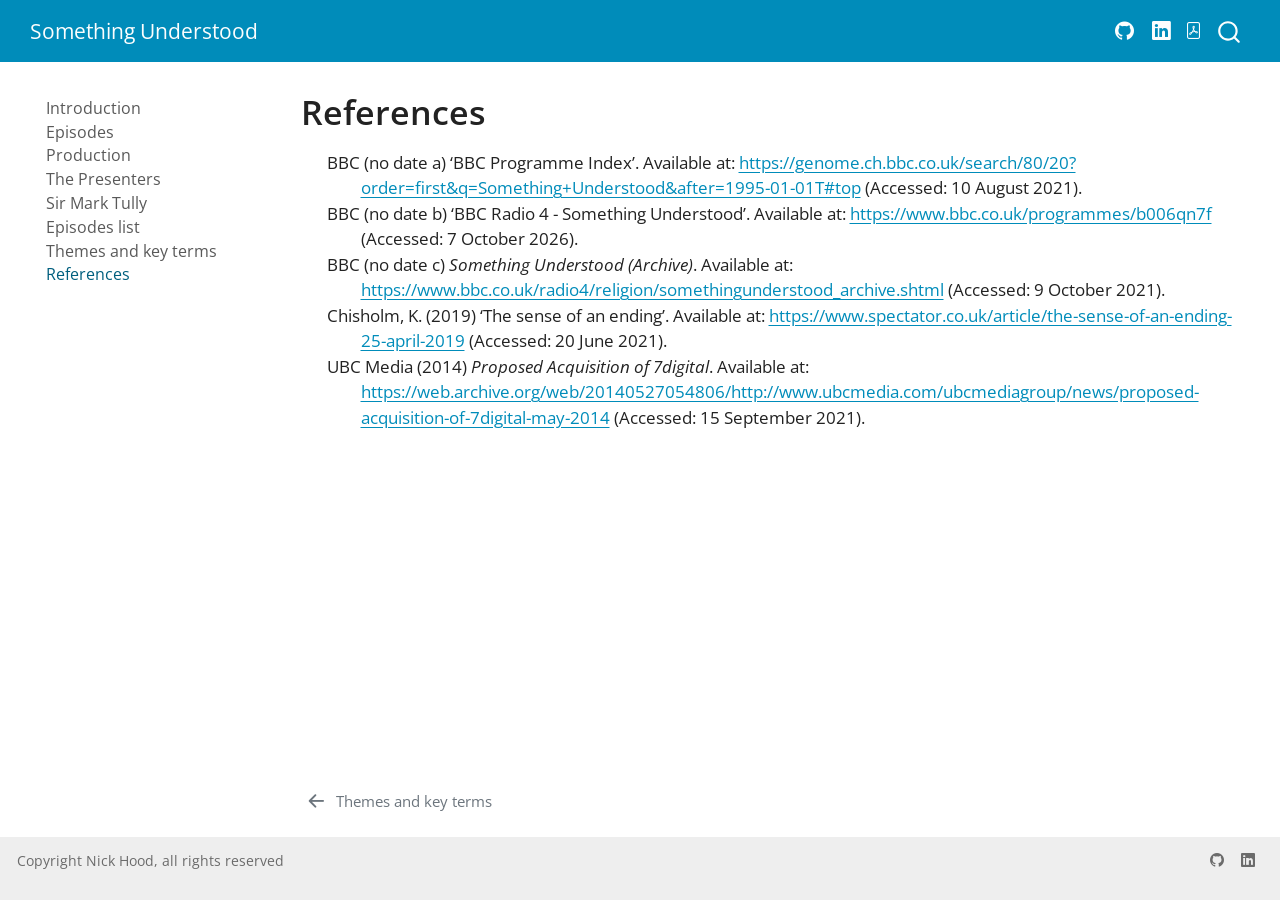
<file: docs/references.html>
<!DOCTYPE html>
<html xmlns="http://www.w3.org/1999/xhtml" lang="en" xml:lang="en"><head>

<meta charset="utf-8">
<meta name="generator" content="quarto-1.7.32">

<meta name="viewport" content="width=device-width, initial-scale=1.0, user-scalable=yes">


<title>References – Something Understood</title>
<style>
code{white-space: pre-wrap;}
span.smallcaps{font-variant: small-caps;}
div.columns{display: flex; gap: min(4vw, 1.5em);}
div.column{flex: auto; overflow-x: auto;}
div.hanging-indent{margin-left: 1.5em; text-indent: -1.5em;}
ul.task-list{list-style: none;}
ul.task-list li input[type="checkbox"] {
  width: 0.8em;
  margin: 0 0.8em 0.2em -1em; /* quarto-specific, see https://github.com/quarto-dev/quarto-cli/issues/4556 */ 
  vertical-align: middle;
}
/* CSS for citations */
div.csl-bib-body { }
div.csl-entry {
  clear: both;
}
.hanging-indent div.csl-entry {
  margin-left:2em;
  text-indent:-2em;
}
div.csl-left-margin {
  min-width:2em;
  float:left;
}
div.csl-right-inline {
  margin-left:2em;
  padding-left:1em;
}
div.csl-indent {
  margin-left: 2em;
}</style>


<script src="site_libs/quarto-nav/quarto-nav.js"></script>
<script src="site_libs/quarto-nav/headroom.min.js"></script>
<script src="site_libs/clipboard/clipboard.min.js"></script>
<script src="site_libs/quarto-search/autocomplete.umd.js"></script>
<script src="site_libs/quarto-search/fuse.min.js"></script>
<script src="site_libs/quarto-search/quarto-search.js"></script>
<meta name="quarto:offset" content="./">
<link href="./su-8-themes.html" rel="prev">
<link href="./favicon.ico" rel="icon">
<script src="site_libs/quarto-html/quarto.js" type="module"></script>
<script src="site_libs/quarto-html/tabsets/tabsets.js" type="module"></script>
<script src="site_libs/quarto-html/popper.min.js"></script>
<script src="site_libs/quarto-html/tippy.umd.min.js"></script>
<script src="site_libs/quarto-html/anchor.min.js"></script>
<link href="site_libs/quarto-html/tippy.css" rel="stylesheet">
<link href="site_libs/quarto-html/quarto-syntax-highlighting-37eea08aefeeee20ff55810ff984fec1.css" rel="stylesheet" id="quarto-text-highlighting-styles">
<script src="site_libs/bootstrap/bootstrap.min.js"></script>
<link href="site_libs/bootstrap/bootstrap-icons.css" rel="stylesheet">
<link href="site_libs/bootstrap/bootstrap-aa9f4d7e60fc996007fcb2b641357a51.min.css" rel="stylesheet" append-hash="true" id="quarto-bootstrap" data-mode="light">
<script id="quarto-search-options" type="application/json">{
  "location": "navbar",
  "copy-button": false,
  "collapse-after": 3,
  "panel-placement": "end",
  "type": "overlay",
  "limit": 50,
  "keyboard-shortcut": [
    "f",
    "/",
    "s"
  ],
  "show-item-context": false,
  "language": {
    "search-no-results-text": "No results",
    "search-matching-documents-text": "matching documents",
    "search-copy-link-title": "Copy link to search",
    "search-hide-matches-text": "Hide additional matches",
    "search-more-match-text": "more match in this document",
    "search-more-matches-text": "more matches in this document",
    "search-clear-button-title": "Clear",
    "search-text-placeholder": "",
    "search-detached-cancel-button-title": "Cancel",
    "search-submit-button-title": "Submit",
    "search-label": "Search"
  }
}</script>


</head>

<body class="nav-sidebar floating nav-fixed quarto-light">

<div id="quarto-search-results"></div>
  <header id="quarto-header" class="headroom fixed-top">
    <nav class="navbar navbar-expand-lg " data-bs-theme="dark">
      <div class="navbar-container container-fluid">
      <div class="navbar-brand-container mx-auto">
    <a class="navbar-brand" href="./index.html">
    <span class="navbar-title">Something Understood</span>
    </a>
  </div>
            <div id="quarto-search" class="" title="Search"></div>
          <button class="navbar-toggler" type="button" data-bs-toggle="collapse" data-bs-target="#navbarCollapse" aria-controls="navbarCollapse" role="menu" aria-expanded="false" aria-label="Toggle navigation" onclick="if (window.quartoToggleHeadroom) { window.quartoToggleHeadroom(); }">
  <span class="navbar-toggler-icon"></span>
</button>
          <div class="collapse navbar-collapse" id="navbarCollapse">
            <ul class="navbar-nav navbar-nav-scroll ms-auto">
  <li class="nav-item compact">
    <a class="nav-link" href="https://github.com/straightbourne"> <i class="bi bi-github" role="img">
</i> 
<span class="menu-text"></span></a>
  </li>  
  <li class="nav-item compact">
    <a class="nav-link" href="https://www.linkedin.com/in/straightbourne/"> <i class="bi bi-linkedin" role="img">
</i> 
<span class="menu-text"></span></a>
  </li>  
</ul>
          </div> <!-- /navcollapse -->
            <div class="quarto-navbar-tools">
    <a href="./Something-Understood.pdf" title="Download PDF" class="quarto-navigation-tool px-1" aria-label="Download PDF"><i class="bi bi-file-pdf"></i></a>
</div>
      </div> <!-- /container-fluid -->
    </nav>
  <nav class="quarto-secondary-nav">
    <div class="container-fluid d-flex">
      <button type="button" class="quarto-btn-toggle btn" data-bs-toggle="collapse" role="button" data-bs-target=".quarto-sidebar-collapse-item" aria-controls="quarto-sidebar" aria-expanded="false" aria-label="Toggle sidebar navigation" onclick="if (window.quartoToggleHeadroom) { window.quartoToggleHeadroom(); }">
        <i class="bi bi-layout-text-sidebar-reverse"></i>
      </button>
        <nav class="quarto-page-breadcrumbs" aria-label="breadcrumb"><ol class="breadcrumb"><li class="breadcrumb-item"><a href="./references.html">References</a></li></ol></nav>
        <a class="flex-grow-1" role="navigation" data-bs-toggle="collapse" data-bs-target=".quarto-sidebar-collapse-item" aria-controls="quarto-sidebar" aria-expanded="false" aria-label="Toggle sidebar navigation" onclick="if (window.quartoToggleHeadroom) { window.quartoToggleHeadroom(); }">      
        </a>
    </div>
  </nav>
</header>
<!-- content -->
<div id="quarto-content" class="quarto-container page-columns page-rows-contents page-layout-full page-navbar">
<!-- sidebar -->
  <nav id="quarto-sidebar" class="sidebar collapse collapse-horizontal quarto-sidebar-collapse-item sidebar-navigation floating overflow-auto">
    <div class="sidebar-menu-container"> 
    <ul class="list-unstyled mt-1">
        <li class="sidebar-item">
  <div class="sidebar-item-container"> 
  <a href="./index.html" class="sidebar-item-text sidebar-link">
 <span class="menu-text">Introduction</span></a>
  </div>
</li>
        <li class="sidebar-item">
  <div class="sidebar-item-container"> 
  <a href="./su-1-episodes.html" class="sidebar-item-text sidebar-link">
 <span class="menu-text">Episodes</span></a>
  </div>
</li>
        <li class="sidebar-item">
  <div class="sidebar-item-container"> 
  <a href="./su-2-production.html" class="sidebar-item-text sidebar-link">
 <span class="menu-text">Production</span></a>
  </div>
</li>
        <li class="sidebar-item">
  <div class="sidebar-item-container"> 
  <a href="./su-3-presenters.html" class="sidebar-item-text sidebar-link">
 <span class="menu-text">The Presenters</span></a>
  </div>
</li>
        <li class="sidebar-item">
  <div class="sidebar-item-container"> 
  <a href="./mark-tully.html" class="sidebar-item-text sidebar-link">
 <span class="menu-text">Sir Mark Tully</span></a>
  </div>
</li>
        <li class="sidebar-item">
  <div class="sidebar-item-container"> 
  <a href="./su-7-episodes.html" class="sidebar-item-text sidebar-link">
 <span class="menu-text">Episodes list</span></a>
  </div>
</li>
        <li class="sidebar-item">
  <div class="sidebar-item-container"> 
  <a href="./su-8-themes.html" class="sidebar-item-text sidebar-link">
 <span class="menu-text">Themes and key terms</span></a>
  </div>
</li>
        <li class="sidebar-item">
  <div class="sidebar-item-container"> 
  <a href="./references.html" class="sidebar-item-text sidebar-link active">
 <span class="menu-text">References</span></a>
  </div>
</li>
    </ul>
    </div>
</nav>
<div id="quarto-sidebar-glass" class="quarto-sidebar-collapse-item" data-bs-toggle="collapse" data-bs-target=".quarto-sidebar-collapse-item"></div>
<!-- margin-sidebar -->
    
<!-- main -->
<main class="content column-page-right" id="quarto-document-content">

<header id="title-block-header" class="quarto-title-block default">
<div class="quarto-title">
<h1 class="title">References</h1>
</div>



<div class="quarto-title-meta column-page-right">

    
  
    
  </div>
  


</header>


<div id="refs" class="references csl-bib-body hanging-indent" role="list">
<div id="ref-BBCb" class="csl-entry" role="listitem">
BBC (no date a) <span>‘<span>BBC Programme Index</span>’</span>.
Available at: <a href="https://genome.ch.bbc.co.uk/search/80/20?order=first&amp;q=Something+Understood&amp;after=1995-01-01T#top">https://genome.ch.bbc.co.uk/search/80/20?order=first&amp;q=Something+Understood&amp;after=1995-01-01T#top</a>
(Accessed: 10 August 2021).
</div>
<div id="ref-BBCR4-su-website" class="csl-entry" role="listitem">
BBC (no date b) <span>‘<span>BBC Radio 4 - Something
Understood</span>’</span>. Available at: <a href="https://www.bbc.co.uk/programmes/b006qn7f">https://www.bbc.co.uk/programmes/b006qn7f</a>
(Accessed: 7 October 2026).
</div>
<div id="ref-BBC" class="csl-entry" role="listitem">
BBC (no date c) <em><span>Something Understood (Archive)</span></em>.
Available at: <a href="https://www.bbc.co.uk/radio4/religion/somethingunderstood_archive.shtml">https://www.bbc.co.uk/radio4/religion/somethingunderstood_archive.shtml</a>
(Accessed: 9 October 2021).
</div>
<div id="ref-Chisholm2019" class="csl-entry" role="listitem">
Chisholm, K. (2019) <span>‘<span class="nocase">The sense of an
ending</span>’</span>. Available at: <a href="https://www.spectator.co.uk/article/the-sense-of-an-ending-25-april-2019">https://www.spectator.co.uk/article/the-sense-of-an-ending-25-april-2019</a>
(Accessed: 20 June 2021).
</div>
<div id="ref-UBCMedia2014" class="csl-entry" role="listitem">
UBC Media (2014) <em><span class="nocase">Proposed Acquisition of
7digital</span></em>. Available at: <a href="https://web.archive.org/web/20140527054806/http://www.ubcmedia.com/ubcmediagroup/news/proposed-acquisition-of-7digital-may-2014">https://web.archive.org/web/20140527054806/http://www.ubcmedia.com/ubcmediagroup/news/proposed-acquisition-of-7digital-may-2014</a>
(Accessed: 15 September 2021).
</div>
</div>



</main> <!-- /main -->
<script id="quarto-html-after-body" type="application/javascript">
  window.document.addEventListener("DOMContentLoaded", function (event) {
    const icon = "";
    const anchorJS = new window.AnchorJS();
    anchorJS.options = {
      placement: 'right',
      icon: icon
    };
    anchorJS.add('.anchored');
    const isCodeAnnotation = (el) => {
      for (const clz of el.classList) {
        if (clz.startsWith('code-annotation-')) {                     
          return true;
        }
      }
      return false;
    }
    const onCopySuccess = function(e) {
      // button target
      const button = e.trigger;
      // don't keep focus
      button.blur();
      // flash "checked"
      button.classList.add('code-copy-button-checked');
      var currentTitle = button.getAttribute("title");
      button.setAttribute("title", "Copied!");
      let tooltip;
      if (window.bootstrap) {
        button.setAttribute("data-bs-toggle", "tooltip");
        button.setAttribute("data-bs-placement", "left");
        button.setAttribute("data-bs-title", "Copied!");
        tooltip = new bootstrap.Tooltip(button, 
          { trigger: "manual", 
            customClass: "code-copy-button-tooltip",
            offset: [0, -8]});
        tooltip.show();    
      }
      setTimeout(function() {
        if (tooltip) {
          tooltip.hide();
          button.removeAttribute("data-bs-title");
          button.removeAttribute("data-bs-toggle");
          button.removeAttribute("data-bs-placement");
        }
        button.setAttribute("title", currentTitle);
        button.classList.remove('code-copy-button-checked');
      }, 1000);
      // clear code selection
      e.clearSelection();
    }
    const getTextToCopy = function(trigger) {
        const codeEl = trigger.previousElementSibling.cloneNode(true);
        for (const childEl of codeEl.children) {
          if (isCodeAnnotation(childEl)) {
            childEl.remove();
          }
        }
        return codeEl.innerText;
    }
    const clipboard = new window.ClipboardJS('.code-copy-button:not([data-in-quarto-modal])', {
      text: getTextToCopy
    });
    clipboard.on('success', onCopySuccess);
    if (window.document.getElementById('quarto-embedded-source-code-modal')) {
      const clipboardModal = new window.ClipboardJS('.code-copy-button[data-in-quarto-modal]', {
        text: getTextToCopy,
        container: window.document.getElementById('quarto-embedded-source-code-modal')
      });
      clipboardModal.on('success', onCopySuccess);
    }
      var localhostRegex = new RegExp(/^(?:http|https):\/\/localhost\:?[0-9]*\//);
      var mailtoRegex = new RegExp(/^mailto:/);
        var filterRegex = new RegExp("https:\/\/straightbourne\.github\.io\/Something-Understood");
      var isInternal = (href) => {
          return filterRegex.test(href) || localhostRegex.test(href) || mailtoRegex.test(href);
      }
      // Inspect non-navigation links and adorn them if external
     var links = window.document.querySelectorAll('a[href]:not(.nav-link):not(.navbar-brand):not(.toc-action):not(.sidebar-link):not(.sidebar-item-toggle):not(.pagination-link):not(.no-external):not([aria-hidden]):not(.dropdown-item):not(.quarto-navigation-tool):not(.about-link)');
      for (var i=0; i<links.length; i++) {
        const link = links[i];
        if (!isInternal(link.href)) {
          // undo the damage that might have been done by quarto-nav.js in the case of
          // links that we want to consider external
          if (link.dataset.originalHref !== undefined) {
            link.href = link.dataset.originalHref;
          }
        }
      }
    function tippyHover(el, contentFn, onTriggerFn, onUntriggerFn) {
      const config = {
        allowHTML: true,
        maxWidth: 500,
        delay: 100,
        arrow: false,
        appendTo: function(el) {
            return el.parentElement;
        },
        interactive: true,
        interactiveBorder: 10,
        theme: 'quarto',
        placement: 'bottom-start',
      };
      if (contentFn) {
        config.content = contentFn;
      }
      if (onTriggerFn) {
        config.onTrigger = onTriggerFn;
      }
      if (onUntriggerFn) {
        config.onUntrigger = onUntriggerFn;
      }
      window.tippy(el, config); 
    }
    const noterefs = window.document.querySelectorAll('a[role="doc-noteref"]');
    for (var i=0; i<noterefs.length; i++) {
      const ref = noterefs[i];
      tippyHover(ref, function() {
        // use id or data attribute instead here
        let href = ref.getAttribute('data-footnote-href') || ref.getAttribute('href');
        try { href = new URL(href).hash; } catch {}
        const id = href.replace(/^#\/?/, "");
        const note = window.document.getElementById(id);
        if (note) {
          return note.innerHTML;
        } else {
          return "";
        }
      });
    }
    const xrefs = window.document.querySelectorAll('a.quarto-xref');
    const processXRef = (id, note) => {
      // Strip column container classes
      const stripColumnClz = (el) => {
        el.classList.remove("page-full", "page-columns");
        if (el.children) {
          for (const child of el.children) {
            stripColumnClz(child);
          }
        }
      }
      stripColumnClz(note)
      if (id === null || id.startsWith('sec-')) {
        // Special case sections, only their first couple elements
        const container = document.createElement("div");
        if (note.children && note.children.length > 2) {
          container.appendChild(note.children[0].cloneNode(true));
          for (let i = 1; i < note.children.length; i++) {
            const child = note.children[i];
            if (child.tagName === "P" && child.innerText === "") {
              continue;
            } else {
              container.appendChild(child.cloneNode(true));
              break;
            }
          }
          if (window.Quarto?.typesetMath) {
            window.Quarto.typesetMath(container);
          }
          return container.innerHTML
        } else {
          if (window.Quarto?.typesetMath) {
            window.Quarto.typesetMath(note);
          }
          return note.innerHTML;
        }
      } else {
        // Remove any anchor links if they are present
        const anchorLink = note.querySelector('a.anchorjs-link');
        if (anchorLink) {
          anchorLink.remove();
        }
        if (window.Quarto?.typesetMath) {
          window.Quarto.typesetMath(note);
        }
        if (note.classList.contains("callout")) {
          return note.outerHTML;
        } else {
          return note.innerHTML;
        }
      }
    }
    for (var i=0; i<xrefs.length; i++) {
      const xref = xrefs[i];
      tippyHover(xref, undefined, function(instance) {
        instance.disable();
        let url = xref.getAttribute('href');
        let hash = undefined; 
        if (url.startsWith('#')) {
          hash = url;
        } else {
          try { hash = new URL(url).hash; } catch {}
        }
        if (hash) {
          const id = hash.replace(/^#\/?/, "");
          const note = window.document.getElementById(id);
          if (note !== null) {
            try {
              const html = processXRef(id, note.cloneNode(true));
              instance.setContent(html);
            } finally {
              instance.enable();
              instance.show();
            }
          } else {
            // See if we can fetch this
            fetch(url.split('#')[0])
            .then(res => res.text())
            .then(html => {
              const parser = new DOMParser();
              const htmlDoc = parser.parseFromString(html, "text/html");
              const note = htmlDoc.getElementById(id);
              if (note !== null) {
                const html = processXRef(id, note);
                instance.setContent(html);
              } 
            }).finally(() => {
              instance.enable();
              instance.show();
            });
          }
        } else {
          // See if we can fetch a full url (with no hash to target)
          // This is a special case and we should probably do some content thinning / targeting
          fetch(url)
          .then(res => res.text())
          .then(html => {
            const parser = new DOMParser();
            const htmlDoc = parser.parseFromString(html, "text/html");
            const note = htmlDoc.querySelector('main.content');
            if (note !== null) {
              // This should only happen for chapter cross references
              // (since there is no id in the URL)
              // remove the first header
              if (note.children.length > 0 && note.children[0].tagName === "HEADER") {
                note.children[0].remove();
              }
              const html = processXRef(null, note);
              instance.setContent(html);
            } 
          }).finally(() => {
            instance.enable();
            instance.show();
          });
        }
      }, function(instance) {
      });
    }
        let selectedAnnoteEl;
        const selectorForAnnotation = ( cell, annotation) => {
          let cellAttr = 'data-code-cell="' + cell + '"';
          let lineAttr = 'data-code-annotation="' +  annotation + '"';
          const selector = 'span[' + cellAttr + '][' + lineAttr + ']';
          return selector;
        }
        const selectCodeLines = (annoteEl) => {
          const doc = window.document;
          const targetCell = annoteEl.getAttribute("data-target-cell");
          const targetAnnotation = annoteEl.getAttribute("data-target-annotation");
          const annoteSpan = window.document.querySelector(selectorForAnnotation(targetCell, targetAnnotation));
          const lines = annoteSpan.getAttribute("data-code-lines").split(",");
          const lineIds = lines.map((line) => {
            return targetCell + "-" + line;
          })
          let top = null;
          let height = null;
          let parent = null;
          if (lineIds.length > 0) {
              //compute the position of the single el (top and bottom and make a div)
              const el = window.document.getElementById(lineIds[0]);
              top = el.offsetTop;
              height = el.offsetHeight;
              parent = el.parentElement.parentElement;
            if (lineIds.length > 1) {
              const lastEl = window.document.getElementById(lineIds[lineIds.length - 1]);
              const bottom = lastEl.offsetTop + lastEl.offsetHeight;
              height = bottom - top;
            }
            if (top !== null && height !== null && parent !== null) {
              // cook up a div (if necessary) and position it 
              let div = window.document.getElementById("code-annotation-line-highlight");
              if (div === null) {
                div = window.document.createElement("div");
                div.setAttribute("id", "code-annotation-line-highlight");
                div.style.position = 'absolute';
                parent.appendChild(div);
              }
              div.style.top = top - 2 + "px";
              div.style.height = height + 4 + "px";
              div.style.left = 0;
              let gutterDiv = window.document.getElementById("code-annotation-line-highlight-gutter");
              if (gutterDiv === null) {
                gutterDiv = window.document.createElement("div");
                gutterDiv.setAttribute("id", "code-annotation-line-highlight-gutter");
                gutterDiv.style.position = 'absolute';
                const codeCell = window.document.getElementById(targetCell);
                const gutter = codeCell.querySelector('.code-annotation-gutter');
                gutter.appendChild(gutterDiv);
              }
              gutterDiv.style.top = top - 2 + "px";
              gutterDiv.style.height = height + 4 + "px";
            }
            selectedAnnoteEl = annoteEl;
          }
        };
        const unselectCodeLines = () => {
          const elementsIds = ["code-annotation-line-highlight", "code-annotation-line-highlight-gutter"];
          elementsIds.forEach((elId) => {
            const div = window.document.getElementById(elId);
            if (div) {
              div.remove();
            }
          });
          selectedAnnoteEl = undefined;
        };
          // Handle positioning of the toggle
      window.addEventListener(
        "resize",
        throttle(() => {
          elRect = undefined;
          if (selectedAnnoteEl) {
            selectCodeLines(selectedAnnoteEl);
          }
        }, 10)
      );
      function throttle(fn, ms) {
      let throttle = false;
      let timer;
        return (...args) => {
          if(!throttle) { // first call gets through
              fn.apply(this, args);
              throttle = true;
          } else { // all the others get throttled
              if(timer) clearTimeout(timer); // cancel #2
              timer = setTimeout(() => {
                fn.apply(this, args);
                timer = throttle = false;
              }, ms);
          }
        };
      }
        // Attach click handler to the DT
        const annoteDls = window.document.querySelectorAll('dt[data-target-cell]');
        for (const annoteDlNode of annoteDls) {
          annoteDlNode.addEventListener('click', (event) => {
            const clickedEl = event.target;
            if (clickedEl !== selectedAnnoteEl) {
              unselectCodeLines();
              const activeEl = window.document.querySelector('dt[data-target-cell].code-annotation-active');
              if (activeEl) {
                activeEl.classList.remove('code-annotation-active');
              }
              selectCodeLines(clickedEl);
              clickedEl.classList.add('code-annotation-active');
            } else {
              // Unselect the line
              unselectCodeLines();
              clickedEl.classList.remove('code-annotation-active');
            }
          });
        }
    const findCites = (el) => {
      const parentEl = el.parentElement;
      if (parentEl) {
        const cites = parentEl.dataset.cites;
        if (cites) {
          return {
            el,
            cites: cites.split(' ')
          };
        } else {
          return findCites(el.parentElement)
        }
      } else {
        return undefined;
      }
    };
    var bibliorefs = window.document.querySelectorAll('a[role="doc-biblioref"]');
    for (var i=0; i<bibliorefs.length; i++) {
      const ref = bibliorefs[i];
      const citeInfo = findCites(ref);
      if (citeInfo) {
        tippyHover(citeInfo.el, function() {
          var popup = window.document.createElement('div');
          citeInfo.cites.forEach(function(cite) {
            var citeDiv = window.document.createElement('div');
            citeDiv.classList.add('hanging-indent');
            citeDiv.classList.add('csl-entry');
            var biblioDiv = window.document.getElementById('ref-' + cite);
            if (biblioDiv) {
              citeDiv.innerHTML = biblioDiv.innerHTML;
            }
            popup.appendChild(citeDiv);
          });
          return popup.innerHTML;
        });
      }
    }
  });
  </script>
<nav class="page-navigation column-page-right">
  <div class="nav-page nav-page-previous">
      <a href="./su-8-themes.html" class="pagination-link" aria-label="Themes and key terms">
        <i class="bi bi-arrow-left-short"></i> <span class="nav-page-text">Themes and key terms</span>
      </a>          
  </div>
  <div class="nav-page nav-page-next">
  </div>
</nav>
</div> <!-- /content -->
<footer class="footer">
  <div class="nav-footer">
    <div class="nav-footer-left">
<p>Copyright Nick Hood, all rights reserved</p>
</div>   
    <div class="nav-footer-center">
      &nbsp;
    </div>
    <div class="nav-footer-right">
      <ul class="footer-items list-unstyled">
    <li class="nav-item compact">
    <a class="nav-link" href="https://github.com/straightbourne">
      <i class="bi bi-github" role="img">
</i> 
    </a>
  </li>  
    <li class="nav-item compact">
    <a class="nav-link" href="https://www.linkedin.com/in/straightbourne/">
      <i class="bi bi-linkedin" role="img">
</i> 
    </a>
  </li>  
</ul>
    </div>
  </div>
</footer>




</body></html>
</file>
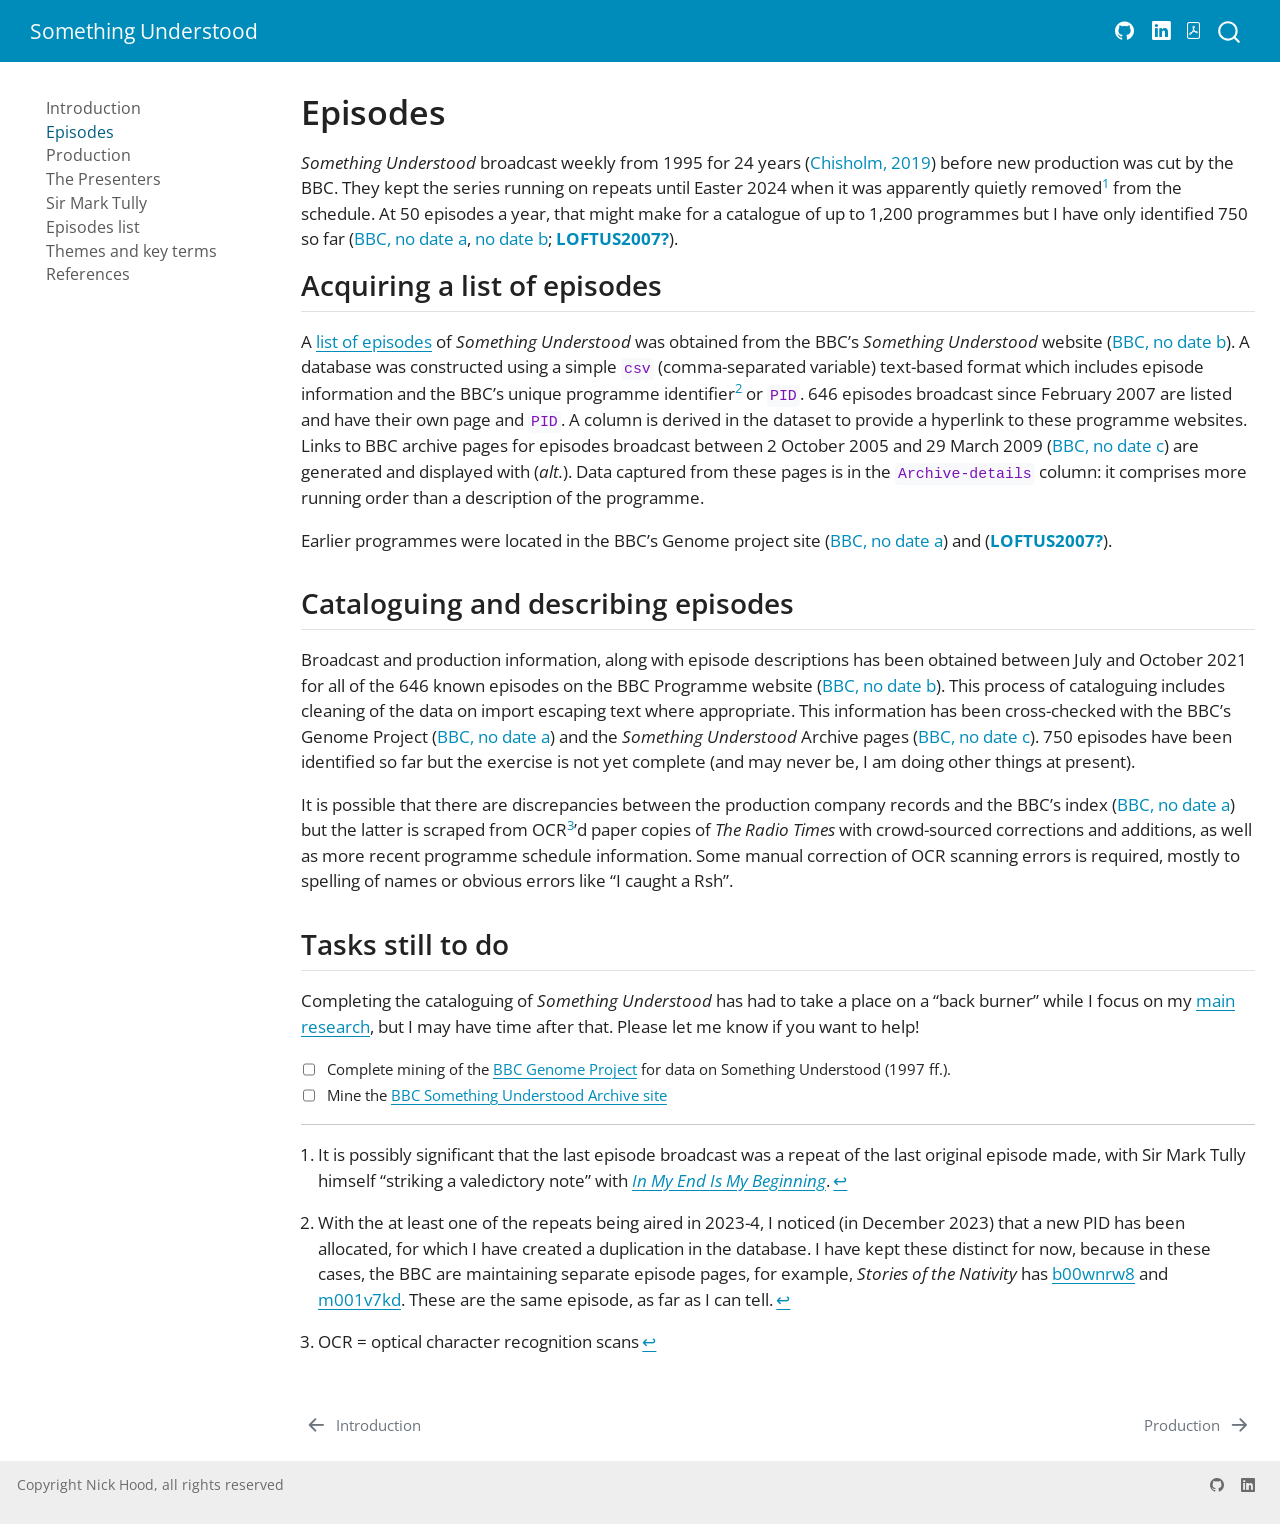
<file: docs/su-1-episodes.html>
<!DOCTYPE html>
<html xmlns="http://www.w3.org/1999/xhtml" lang="en" xml:lang="en"><head>

<meta charset="utf-8">
<meta name="generator" content="quarto-1.7.32">

<meta name="viewport" content="width=device-width, initial-scale=1.0, user-scalable=yes">


<title>Episodes – Something Understood</title>
<style>
code{white-space: pre-wrap;}
span.smallcaps{font-variant: small-caps;}
div.columns{display: flex; gap: min(4vw, 1.5em);}
div.column{flex: auto; overflow-x: auto;}
div.hanging-indent{margin-left: 1.5em; text-indent: -1.5em;}
ul.task-list{list-style: none;}
ul.task-list li input[type="checkbox"] {
  width: 0.8em;
  margin: 0 0.8em 0.2em -1em; /* quarto-specific, see https://github.com/quarto-dev/quarto-cli/issues/4556 */ 
  vertical-align: middle;
}
/* CSS for citations */
div.csl-bib-body { }
div.csl-entry {
  clear: both;
}
.hanging-indent div.csl-entry {
  margin-left:2em;
  text-indent:-2em;
}
div.csl-left-margin {
  min-width:2em;
  float:left;
}
div.csl-right-inline {
  margin-left:2em;
  padding-left:1em;
}
div.csl-indent {
  margin-left: 2em;
}</style>


<script src="site_libs/quarto-nav/quarto-nav.js"></script>
<script src="site_libs/quarto-nav/headroom.min.js"></script>
<script src="site_libs/clipboard/clipboard.min.js"></script>
<script src="site_libs/quarto-search/autocomplete.umd.js"></script>
<script src="site_libs/quarto-search/fuse.min.js"></script>
<script src="site_libs/quarto-search/quarto-search.js"></script>
<meta name="quarto:offset" content="./">
<link href="./su-2-production.html" rel="next">
<link href="./index.html" rel="prev">
<link href="./favicon.ico" rel="icon">
<script src="site_libs/quarto-html/quarto.js" type="module"></script>
<script src="site_libs/quarto-html/tabsets/tabsets.js" type="module"></script>
<script src="site_libs/quarto-html/popper.min.js"></script>
<script src="site_libs/quarto-html/tippy.umd.min.js"></script>
<script src="site_libs/quarto-html/anchor.min.js"></script>
<link href="site_libs/quarto-html/tippy.css" rel="stylesheet">
<link href="site_libs/quarto-html/quarto-syntax-highlighting-37eea08aefeeee20ff55810ff984fec1.css" rel="stylesheet" id="quarto-text-highlighting-styles">
<script src="site_libs/bootstrap/bootstrap.min.js"></script>
<link href="site_libs/bootstrap/bootstrap-icons.css" rel="stylesheet">
<link href="site_libs/bootstrap/bootstrap-aa9f4d7e60fc996007fcb2b641357a51.min.css" rel="stylesheet" append-hash="true" id="quarto-bootstrap" data-mode="light">
<script id="quarto-search-options" type="application/json">{
  "location": "navbar",
  "copy-button": false,
  "collapse-after": 3,
  "panel-placement": "end",
  "type": "overlay",
  "limit": 50,
  "keyboard-shortcut": [
    "f",
    "/",
    "s"
  ],
  "show-item-context": false,
  "language": {
    "search-no-results-text": "No results",
    "search-matching-documents-text": "matching documents",
    "search-copy-link-title": "Copy link to search",
    "search-hide-matches-text": "Hide additional matches",
    "search-more-match-text": "more match in this document",
    "search-more-matches-text": "more matches in this document",
    "search-clear-button-title": "Clear",
    "search-text-placeholder": "",
    "search-detached-cancel-button-title": "Cancel",
    "search-submit-button-title": "Submit",
    "search-label": "Search"
  }
}</script>


</head>

<body class="nav-sidebar floating nav-fixed quarto-light">

<div id="quarto-search-results"></div>
  <header id="quarto-header" class="headroom fixed-top">
    <nav class="navbar navbar-expand-lg " data-bs-theme="dark">
      <div class="navbar-container container-fluid">
      <div class="navbar-brand-container mx-auto">
    <a class="navbar-brand" href="./index.html">
    <span class="navbar-title">Something Understood</span>
    </a>
  </div>
            <div id="quarto-search" class="" title="Search"></div>
          <button class="navbar-toggler" type="button" data-bs-toggle="collapse" data-bs-target="#navbarCollapse" aria-controls="navbarCollapse" role="menu" aria-expanded="false" aria-label="Toggle navigation" onclick="if (window.quartoToggleHeadroom) { window.quartoToggleHeadroom(); }">
  <span class="navbar-toggler-icon"></span>
</button>
          <div class="collapse navbar-collapse" id="navbarCollapse">
            <ul class="navbar-nav navbar-nav-scroll ms-auto">
  <li class="nav-item compact">
    <a class="nav-link" href="https://github.com/straightbourne"> <i class="bi bi-github" role="img">
</i> 
<span class="menu-text"></span></a>
  </li>  
  <li class="nav-item compact">
    <a class="nav-link" href="https://www.linkedin.com/in/straightbourne/"> <i class="bi bi-linkedin" role="img">
</i> 
<span class="menu-text"></span></a>
  </li>  
</ul>
          </div> <!-- /navcollapse -->
            <div class="quarto-navbar-tools">
    <a href="./Something-Understood.pdf" title="Download PDF" class="quarto-navigation-tool px-1" aria-label="Download PDF"><i class="bi bi-file-pdf"></i></a>
</div>
      </div> <!-- /container-fluid -->
    </nav>
  <nav class="quarto-secondary-nav">
    <div class="container-fluid d-flex">
      <button type="button" class="quarto-btn-toggle btn" data-bs-toggle="collapse" role="button" data-bs-target=".quarto-sidebar-collapse-item" aria-controls="quarto-sidebar" aria-expanded="false" aria-label="Toggle sidebar navigation" onclick="if (window.quartoToggleHeadroom) { window.quartoToggleHeadroom(); }">
        <i class="bi bi-layout-text-sidebar-reverse"></i>
      </button>
        <nav class="quarto-page-breadcrumbs" aria-label="breadcrumb"><ol class="breadcrumb"><li class="breadcrumb-item"><a href="./su-1-episodes.html">Episodes</a></li></ol></nav>
        <a class="flex-grow-1" role="navigation" data-bs-toggle="collapse" data-bs-target=".quarto-sidebar-collapse-item" aria-controls="quarto-sidebar" aria-expanded="false" aria-label="Toggle sidebar navigation" onclick="if (window.quartoToggleHeadroom) { window.quartoToggleHeadroom(); }">      
        </a>
    </div>
  </nav>
</header>
<!-- content -->
<div id="quarto-content" class="quarto-container page-columns page-rows-contents page-layout-full page-navbar">
<!-- sidebar -->
  <nav id="quarto-sidebar" class="sidebar collapse collapse-horizontal quarto-sidebar-collapse-item sidebar-navigation floating overflow-auto">
    <div class="sidebar-menu-container"> 
    <ul class="list-unstyled mt-1">
        <li class="sidebar-item">
  <div class="sidebar-item-container"> 
  <a href="./index.html" class="sidebar-item-text sidebar-link">
 <span class="menu-text">Introduction</span></a>
  </div>
</li>
        <li class="sidebar-item">
  <div class="sidebar-item-container"> 
  <a href="./su-1-episodes.html" class="sidebar-item-text sidebar-link active">
 <span class="menu-text">Episodes</span></a>
  </div>
</li>
        <li class="sidebar-item">
  <div class="sidebar-item-container"> 
  <a href="./su-2-production.html" class="sidebar-item-text sidebar-link">
 <span class="menu-text">Production</span></a>
  </div>
</li>
        <li class="sidebar-item">
  <div class="sidebar-item-container"> 
  <a href="./su-3-presenters.html" class="sidebar-item-text sidebar-link">
 <span class="menu-text">The Presenters</span></a>
  </div>
</li>
        <li class="sidebar-item">
  <div class="sidebar-item-container"> 
  <a href="./mark-tully.html" class="sidebar-item-text sidebar-link">
 <span class="menu-text">Sir Mark Tully</span></a>
  </div>
</li>
        <li class="sidebar-item">
  <div class="sidebar-item-container"> 
  <a href="./su-7-episodes.html" class="sidebar-item-text sidebar-link">
 <span class="menu-text">Episodes list</span></a>
  </div>
</li>
        <li class="sidebar-item">
  <div class="sidebar-item-container"> 
  <a href="./su-8-themes.html" class="sidebar-item-text sidebar-link">
 <span class="menu-text">Themes and key terms</span></a>
  </div>
</li>
        <li class="sidebar-item">
  <div class="sidebar-item-container"> 
  <a href="./references.html" class="sidebar-item-text sidebar-link">
 <span class="menu-text">References</span></a>
  </div>
</li>
    </ul>
    </div>
</nav>
<div id="quarto-sidebar-glass" class="quarto-sidebar-collapse-item" data-bs-toggle="collapse" data-bs-target=".quarto-sidebar-collapse-item"></div>
<!-- margin-sidebar -->
    
<!-- main -->
<main class="content column-page-right" id="quarto-document-content">

<header id="title-block-header" class="quarto-title-block default">
<div class="quarto-title">
<h1 class="title">Episodes</h1>
</div>



<div class="quarto-title-meta column-page-right">

    
  
    
  </div>
  


</header>


<p><em>Something Understood</em> broadcast weekly from 1995 for 24 years <span class="citation" data-cites="Chisholm2019">(<a href="references.html#ref-Chisholm2019" role="doc-biblioref">Chisholm, 2019</a>)</span> before new production was cut by the BBC. They kept the series running on repeats until Easter 2024 when it was apparently quietly removed<a href="#fn1" class="footnote-ref" id="fnref1" role="doc-noteref"><sup>1</sup></a> from the schedule. At 50 episodes a year, that might make for a catalogue of up to 1,200 programmes but I have only identified 750 so far <span class="citation" data-cites="BBCb BBCR4-su-website LOFTUS2007">(<a href="references.html#ref-BBCb" role="doc-biblioref">BBC, no date a</a>, <a href="references.html#ref-BBCR4-su-website" role="doc-biblioref">no date b</a>; <a href="references.html#ref-LOFTUS2007" role="doc-biblioref"><strong>LOFTUS2007?</strong></a>)</span>.</p>
<section id="acquiring-a-list-of-episodes" class="level2">
<h2 class="anchored" data-anchor-id="acquiring-a-list-of-episodes">Acquiring a list of episodes</h2>
<p>A <a href="su-7-episodes.html">list of episodes</a> of <em>Something Understood</em> was obtained from the BBC’s <em>Something Understood</em> website <span class="citation" data-cites="BBCR4-su-website">(<a href="references.html#ref-BBCR4-su-website" role="doc-biblioref">BBC, no date b</a>)</span>. A database was constructed using a simple <code>csv</code> (comma-separated variable) text-based format which includes episode information and the BBC’s unique programme identifier<a href="#fn2" class="footnote-ref" id="fnref2" role="doc-noteref"><sup>2</sup></a> or <code>PID</code>. 646 episodes broadcast since February 2007 are listed and have their own page and <code>PID</code>. A column is derived in the dataset to provide a hyperlink to these programme websites. Links to BBC archive pages for episodes broadcast between 2 October 2005 and 29 March 2009 <span class="citation" data-cites="BBC">(<a href="references.html#ref-BBC" role="doc-biblioref">BBC, no date c</a>)</span> are generated and displayed with (<em>alt.</em>). Data captured from these pages is in the <code>Archive-details</code> column: it comprises more running order than a description of the programme.</p>
<p>Earlier programmes were located in the BBC’s Genome project site <span class="citation" data-cites="BBCb">(<a href="references.html#ref-BBCb" role="doc-biblioref">BBC, no date a</a>)</span> and <span class="citation" data-cites="LOFTUS2007">(<a href="references.html#ref-LOFTUS2007" role="doc-biblioref"><strong>LOFTUS2007?</strong></a>)</span>.</p>
</section>
<section id="cataloguing-and-describing-episodes" class="level2">
<h2 class="anchored" data-anchor-id="cataloguing-and-describing-episodes">Cataloguing and describing episodes</h2>
<p>Broadcast and production information, along with episode descriptions has been obtained between July and October 2021 for all of the 646 known episodes on the BBC Programme website <span class="citation" data-cites="BBCR4-su-website">(<a href="references.html#ref-BBCR4-su-website" role="doc-biblioref">BBC, no date b</a>)</span>. This process of cataloguing includes cleaning of the data on import escaping text where appropriate. This information has been cross-checked with the BBC’s Genome Project <span class="citation" data-cites="BBCb">(<a href="references.html#ref-BBCb" role="doc-biblioref">BBC, no date a</a>)</span> and the <em>Something Understood</em> Archive pages <span class="citation" data-cites="BBC">(<a href="references.html#ref-BBC" role="doc-biblioref">BBC, no date c</a>)</span>. 750 episodes have been identified so far but the exercise is not yet complete (and may never be, I am doing other things at present).</p>
<p>It is possible that there are discrepancies between the production company records and the BBC’s index <span class="citation" data-cites="BBCb">(<a href="references.html#ref-BBCb" role="doc-biblioref">BBC, no date a</a>)</span> but the latter is scraped from OCR<a href="#fn3" class="footnote-ref" id="fnref3" role="doc-noteref"><sup>3</sup></a>’d paper copies of <em>The Radio Times</em> with crowd-sourced corrections and additions, as well as more recent programme schedule information. Some manual correction of OCR scanning errors is required, mostly to spelling of names or obvious errors like “I caught a Rsh”.</p>
</section>
<section id="tasks-still-to-do" class="level2">
<h2 class="anchored" data-anchor-id="tasks-still-to-do">Tasks still to do</h2>
<p>Completing the cataloguing of <em>Something Understood</em> has had to take a place on a “back burner” while I focus on my <a href="https://sptr.net/research.html">main research</a>, but I may have time after that. Please let me know if you want to help!</p>
<ul class="task-list">
<li><label><input type="checkbox">Complete mining of the <a href="https://genome.ch.bbc.co.uk/search/20/20?order=first&amp;q=Something+Understood&amp;after=1995-01-01T00%3A00%3A00.000Z#top">BBC Genome Project</a> for data on Something Understood (1997 ff.).</label></li>
<li><label><input type="checkbox">Mine the <a href="https://www.bbc.co.uk/radio4/religion/somethingunderstood_archive.shtml">BBC Something Understood Archive site</a></label></li>
</ul>


<div id="refs" class="references csl-bib-body hanging-indent" role="list" style="display: none">
<div id="ref-BBCb" class="csl-entry" role="listitem">
BBC (no date a) <span>“<span>BBC Programme Index</span>.”</span> Available at: <a href="https://genome.ch.bbc.co.uk/search/80/20?order=first&amp;q=Something+Understood&amp;after=1995-01-01T#top">https://genome.ch.bbc.co.uk/search/80/20?order=first&amp;q=Something+Understood&amp;after=1995-01-01T#top</a> (Accessed: August 10, 2021).
</div>
<div id="ref-BBCR4-su-website" class="csl-entry" role="listitem">
BBC (no date b) <span>“<span>BBC Radio 4 - Something Understood</span>.”</span> Available at: <a href="https://www.bbc.co.uk/programmes/b006qn7f">https://www.bbc.co.uk/programmes/b006qn7f</a> (Accessed: October 7, 2026).
</div>
<div id="ref-BBC" class="csl-entry" role="listitem">
BBC (no date c) <em><span>Something Understood (Archive)</span></em>. Available at: <a href="https://www.bbc.co.uk/radio4/religion/somethingunderstood_archive.shtml">https://www.bbc.co.uk/radio4/religion/somethingunderstood_archive.shtml</a> (Accessed: October 9, 2021).
</div>
<div id="ref-Chisholm2019" class="csl-entry" role="listitem">
Chisholm, K. (2019) <span>“<span class="nocase">The sense of an ending</span>.”</span> Available at: <a href="https://www.spectator.co.uk/article/the-sense-of-an-ending-25-april-2019">https://www.spectator.co.uk/article/the-sense-of-an-ending-25-april-2019</a> (Accessed: June 20, 2021).
</div>
</div>
</section>
<section id="footnotes" class="footnotes footnotes-end-of-document" role="doc-endnotes">
<hr>
<ol>
<li id="fn1"><p>It is possibly significant that the last episode broadcast was a repeat of the last original episode made, with Sir Mark Tully himself “striking a valedictory note” with <a href="https://www.bbc.co.uk/programmes/m0004dwy"><em>In My End Is My Beginning</em></a>.<a href="#fnref1" class="footnote-back" role="doc-backlink">↩︎</a></p></li>
<li id="fn2"><p>With the at least one of the repeats being aired in 2023-4, I noticed (in December 2023) that a new PID has been allocated, for which I have created a duplication in the database. I have kept these distinct for now, because in these cases, the BBC are maintaining separate episode pages, for example, <em>Stories of the Nativity</em> has <a href="https://www.bbc.co.uk/programmes/b00wnrw8">b00wnrw8</a> and <a href="https://www.bbc.co.uk/programmes/m001v7kd">m001v7kd</a>. These are the same episode, as far as I can tell.<a href="#fnref2" class="footnote-back" role="doc-backlink">↩︎</a></p></li>
<li id="fn3"><p>OCR = optical character recognition scans<a href="#fnref3" class="footnote-back" role="doc-backlink">↩︎</a></p></li>
</ol>
</section>

</main> <!-- /main -->
<script id="quarto-html-after-body" type="application/javascript">
  window.document.addEventListener("DOMContentLoaded", function (event) {
    const icon = "";
    const anchorJS = new window.AnchorJS();
    anchorJS.options = {
      placement: 'right',
      icon: icon
    };
    anchorJS.add('.anchored');
    const isCodeAnnotation = (el) => {
      for (const clz of el.classList) {
        if (clz.startsWith('code-annotation-')) {                     
          return true;
        }
      }
      return false;
    }
    const onCopySuccess = function(e) {
      // button target
      const button = e.trigger;
      // don't keep focus
      button.blur();
      // flash "checked"
      button.classList.add('code-copy-button-checked');
      var currentTitle = button.getAttribute("title");
      button.setAttribute("title", "Copied!");
      let tooltip;
      if (window.bootstrap) {
        button.setAttribute("data-bs-toggle", "tooltip");
        button.setAttribute("data-bs-placement", "left");
        button.setAttribute("data-bs-title", "Copied!");
        tooltip = new bootstrap.Tooltip(button, 
          { trigger: "manual", 
            customClass: "code-copy-button-tooltip",
            offset: [0, -8]});
        tooltip.show();    
      }
      setTimeout(function() {
        if (tooltip) {
          tooltip.hide();
          button.removeAttribute("data-bs-title");
          button.removeAttribute("data-bs-toggle");
          button.removeAttribute("data-bs-placement");
        }
        button.setAttribute("title", currentTitle);
        button.classList.remove('code-copy-button-checked');
      }, 1000);
      // clear code selection
      e.clearSelection();
    }
    const getTextToCopy = function(trigger) {
        const codeEl = trigger.previousElementSibling.cloneNode(true);
        for (const childEl of codeEl.children) {
          if (isCodeAnnotation(childEl)) {
            childEl.remove();
          }
        }
        return codeEl.innerText;
    }
    const clipboard = new window.ClipboardJS('.code-copy-button:not([data-in-quarto-modal])', {
      text: getTextToCopy
    });
    clipboard.on('success', onCopySuccess);
    if (window.document.getElementById('quarto-embedded-source-code-modal')) {
      const clipboardModal = new window.ClipboardJS('.code-copy-button[data-in-quarto-modal]', {
        text: getTextToCopy,
        container: window.document.getElementById('quarto-embedded-source-code-modal')
      });
      clipboardModal.on('success', onCopySuccess);
    }
      var localhostRegex = new RegExp(/^(?:http|https):\/\/localhost\:?[0-9]*\//);
      var mailtoRegex = new RegExp(/^mailto:/);
        var filterRegex = new RegExp("https:\/\/straightbourne\.github\.io\/Something-Understood");
      var isInternal = (href) => {
          return filterRegex.test(href) || localhostRegex.test(href) || mailtoRegex.test(href);
      }
      // Inspect non-navigation links and adorn them if external
     var links = window.document.querySelectorAll('a[href]:not(.nav-link):not(.navbar-brand):not(.toc-action):not(.sidebar-link):not(.sidebar-item-toggle):not(.pagination-link):not(.no-external):not([aria-hidden]):not(.dropdown-item):not(.quarto-navigation-tool):not(.about-link)');
      for (var i=0; i<links.length; i++) {
        const link = links[i];
        if (!isInternal(link.href)) {
          // undo the damage that might have been done by quarto-nav.js in the case of
          // links that we want to consider external
          if (link.dataset.originalHref !== undefined) {
            link.href = link.dataset.originalHref;
          }
        }
      }
    function tippyHover(el, contentFn, onTriggerFn, onUntriggerFn) {
      const config = {
        allowHTML: true,
        maxWidth: 500,
        delay: 100,
        arrow: false,
        appendTo: function(el) {
            return el.parentElement;
        },
        interactive: true,
        interactiveBorder: 10,
        theme: 'quarto',
        placement: 'bottom-start',
      };
      if (contentFn) {
        config.content = contentFn;
      }
      if (onTriggerFn) {
        config.onTrigger = onTriggerFn;
      }
      if (onUntriggerFn) {
        config.onUntrigger = onUntriggerFn;
      }
      window.tippy(el, config); 
    }
    const noterefs = window.document.querySelectorAll('a[role="doc-noteref"]');
    for (var i=0; i<noterefs.length; i++) {
      const ref = noterefs[i];
      tippyHover(ref, function() {
        // use id or data attribute instead here
        let href = ref.getAttribute('data-footnote-href') || ref.getAttribute('href');
        try { href = new URL(href).hash; } catch {}
        const id = href.replace(/^#\/?/, "");
        const note = window.document.getElementById(id);
        if (note) {
          return note.innerHTML;
        } else {
          return "";
        }
      });
    }
    const xrefs = window.document.querySelectorAll('a.quarto-xref');
    const processXRef = (id, note) => {
      // Strip column container classes
      const stripColumnClz = (el) => {
        el.classList.remove("page-full", "page-columns");
        if (el.children) {
          for (const child of el.children) {
            stripColumnClz(child);
          }
        }
      }
      stripColumnClz(note)
      if (id === null || id.startsWith('sec-')) {
        // Special case sections, only their first couple elements
        const container = document.createElement("div");
        if (note.children && note.children.length > 2) {
          container.appendChild(note.children[0].cloneNode(true));
          for (let i = 1; i < note.children.length; i++) {
            const child = note.children[i];
            if (child.tagName === "P" && child.innerText === "") {
              continue;
            } else {
              container.appendChild(child.cloneNode(true));
              break;
            }
          }
          if (window.Quarto?.typesetMath) {
            window.Quarto.typesetMath(container);
          }
          return container.innerHTML
        } else {
          if (window.Quarto?.typesetMath) {
            window.Quarto.typesetMath(note);
          }
          return note.innerHTML;
        }
      } else {
        // Remove any anchor links if they are present
        const anchorLink = note.querySelector('a.anchorjs-link');
        if (anchorLink) {
          anchorLink.remove();
        }
        if (window.Quarto?.typesetMath) {
          window.Quarto.typesetMath(note);
        }
        if (note.classList.contains("callout")) {
          return note.outerHTML;
        } else {
          return note.innerHTML;
        }
      }
    }
    for (var i=0; i<xrefs.length; i++) {
      const xref = xrefs[i];
      tippyHover(xref, undefined, function(instance) {
        instance.disable();
        let url = xref.getAttribute('href');
        let hash = undefined; 
        if (url.startsWith('#')) {
          hash = url;
        } else {
          try { hash = new URL(url).hash; } catch {}
        }
        if (hash) {
          const id = hash.replace(/^#\/?/, "");
          const note = window.document.getElementById(id);
          if (note !== null) {
            try {
              const html = processXRef(id, note.cloneNode(true));
              instance.setContent(html);
            } finally {
              instance.enable();
              instance.show();
            }
          } else {
            // See if we can fetch this
            fetch(url.split('#')[0])
            .then(res => res.text())
            .then(html => {
              const parser = new DOMParser();
              const htmlDoc = parser.parseFromString(html, "text/html");
              const note = htmlDoc.getElementById(id);
              if (note !== null) {
                const html = processXRef(id, note);
                instance.setContent(html);
              } 
            }).finally(() => {
              instance.enable();
              instance.show();
            });
          }
        } else {
          // See if we can fetch a full url (with no hash to target)
          // This is a special case and we should probably do some content thinning / targeting
          fetch(url)
          .then(res => res.text())
          .then(html => {
            const parser = new DOMParser();
            const htmlDoc = parser.parseFromString(html, "text/html");
            const note = htmlDoc.querySelector('main.content');
            if (note !== null) {
              // This should only happen for chapter cross references
              // (since there is no id in the URL)
              // remove the first header
              if (note.children.length > 0 && note.children[0].tagName === "HEADER") {
                note.children[0].remove();
              }
              const html = processXRef(null, note);
              instance.setContent(html);
            } 
          }).finally(() => {
            instance.enable();
            instance.show();
          });
        }
      }, function(instance) {
      });
    }
        let selectedAnnoteEl;
        const selectorForAnnotation = ( cell, annotation) => {
          let cellAttr = 'data-code-cell="' + cell + '"';
          let lineAttr = 'data-code-annotation="' +  annotation + '"';
          const selector = 'span[' + cellAttr + '][' + lineAttr + ']';
          return selector;
        }
        const selectCodeLines = (annoteEl) => {
          const doc = window.document;
          const targetCell = annoteEl.getAttribute("data-target-cell");
          const targetAnnotation = annoteEl.getAttribute("data-target-annotation");
          const annoteSpan = window.document.querySelector(selectorForAnnotation(targetCell, targetAnnotation));
          const lines = annoteSpan.getAttribute("data-code-lines").split(",");
          const lineIds = lines.map((line) => {
            return targetCell + "-" + line;
          })
          let top = null;
          let height = null;
          let parent = null;
          if (lineIds.length > 0) {
              //compute the position of the single el (top and bottom and make a div)
              const el = window.document.getElementById(lineIds[0]);
              top = el.offsetTop;
              height = el.offsetHeight;
              parent = el.parentElement.parentElement;
            if (lineIds.length > 1) {
              const lastEl = window.document.getElementById(lineIds[lineIds.length - 1]);
              const bottom = lastEl.offsetTop + lastEl.offsetHeight;
              height = bottom - top;
            }
            if (top !== null && height !== null && parent !== null) {
              // cook up a div (if necessary) and position it 
              let div = window.document.getElementById("code-annotation-line-highlight");
              if (div === null) {
                div = window.document.createElement("div");
                div.setAttribute("id", "code-annotation-line-highlight");
                div.style.position = 'absolute';
                parent.appendChild(div);
              }
              div.style.top = top - 2 + "px";
              div.style.height = height + 4 + "px";
              div.style.left = 0;
              let gutterDiv = window.document.getElementById("code-annotation-line-highlight-gutter");
              if (gutterDiv === null) {
                gutterDiv = window.document.createElement("div");
                gutterDiv.setAttribute("id", "code-annotation-line-highlight-gutter");
                gutterDiv.style.position = 'absolute';
                const codeCell = window.document.getElementById(targetCell);
                const gutter = codeCell.querySelector('.code-annotation-gutter');
                gutter.appendChild(gutterDiv);
              }
              gutterDiv.style.top = top - 2 + "px";
              gutterDiv.style.height = height + 4 + "px";
            }
            selectedAnnoteEl = annoteEl;
          }
        };
        const unselectCodeLines = () => {
          const elementsIds = ["code-annotation-line-highlight", "code-annotation-line-highlight-gutter"];
          elementsIds.forEach((elId) => {
            const div = window.document.getElementById(elId);
            if (div) {
              div.remove();
            }
          });
          selectedAnnoteEl = undefined;
        };
          // Handle positioning of the toggle
      window.addEventListener(
        "resize",
        throttle(() => {
          elRect = undefined;
          if (selectedAnnoteEl) {
            selectCodeLines(selectedAnnoteEl);
          }
        }, 10)
      );
      function throttle(fn, ms) {
      let throttle = false;
      let timer;
        return (...args) => {
          if(!throttle) { // first call gets through
              fn.apply(this, args);
              throttle = true;
          } else { // all the others get throttled
              if(timer) clearTimeout(timer); // cancel #2
              timer = setTimeout(() => {
                fn.apply(this, args);
                timer = throttle = false;
              }, ms);
          }
        };
      }
        // Attach click handler to the DT
        const annoteDls = window.document.querySelectorAll('dt[data-target-cell]');
        for (const annoteDlNode of annoteDls) {
          annoteDlNode.addEventListener('click', (event) => {
            const clickedEl = event.target;
            if (clickedEl !== selectedAnnoteEl) {
              unselectCodeLines();
              const activeEl = window.document.querySelector('dt[data-target-cell].code-annotation-active');
              if (activeEl) {
                activeEl.classList.remove('code-annotation-active');
              }
              selectCodeLines(clickedEl);
              clickedEl.classList.add('code-annotation-active');
            } else {
              // Unselect the line
              unselectCodeLines();
              clickedEl.classList.remove('code-annotation-active');
            }
          });
        }
    const findCites = (el) => {
      const parentEl = el.parentElement;
      if (parentEl) {
        const cites = parentEl.dataset.cites;
        if (cites) {
          return {
            el,
            cites: cites.split(' ')
          };
        } else {
          return findCites(el.parentElement)
        }
      } else {
        return undefined;
      }
    };
    var bibliorefs = window.document.querySelectorAll('a[role="doc-biblioref"]');
    for (var i=0; i<bibliorefs.length; i++) {
      const ref = bibliorefs[i];
      const citeInfo = findCites(ref);
      if (citeInfo) {
        tippyHover(citeInfo.el, function() {
          var popup = window.document.createElement('div');
          citeInfo.cites.forEach(function(cite) {
            var citeDiv = window.document.createElement('div');
            citeDiv.classList.add('hanging-indent');
            citeDiv.classList.add('csl-entry');
            var biblioDiv = window.document.getElementById('ref-' + cite);
            if (biblioDiv) {
              citeDiv.innerHTML = biblioDiv.innerHTML;
            }
            popup.appendChild(citeDiv);
          });
          return popup.innerHTML;
        });
      }
    }
  });
  </script>
<nav class="page-navigation column-page-right">
  <div class="nav-page nav-page-previous">
      <a href="./index.html" class="pagination-link" aria-label="Introduction">
        <i class="bi bi-arrow-left-short"></i> <span class="nav-page-text">Introduction</span>
      </a>          
  </div>
  <div class="nav-page nav-page-next">
      <a href="./su-2-production.html" class="pagination-link" aria-label="Production">
        <span class="nav-page-text">Production</span> <i class="bi bi-arrow-right-short"></i>
      </a>
  </div>
</nav>
</div> <!-- /content -->
<footer class="footer">
  <div class="nav-footer">
    <div class="nav-footer-left">
<p>Copyright Nick Hood, all rights reserved</p>
</div>   
    <div class="nav-footer-center">
      &nbsp;
    </div>
    <div class="nav-footer-right">
      <ul class="footer-items list-unstyled">
    <li class="nav-item compact">
    <a class="nav-link" href="https://github.com/straightbourne">
      <i class="bi bi-github" role="img">
</i> 
    </a>
  </li>  
    <li class="nav-item compact">
    <a class="nav-link" href="https://www.linkedin.com/in/straightbourne/">
      <i class="bi bi-linkedin" role="img">
</i> 
    </a>
  </li>  
</ul>
    </div>
  </div>
</footer>




</body></html>
</file>
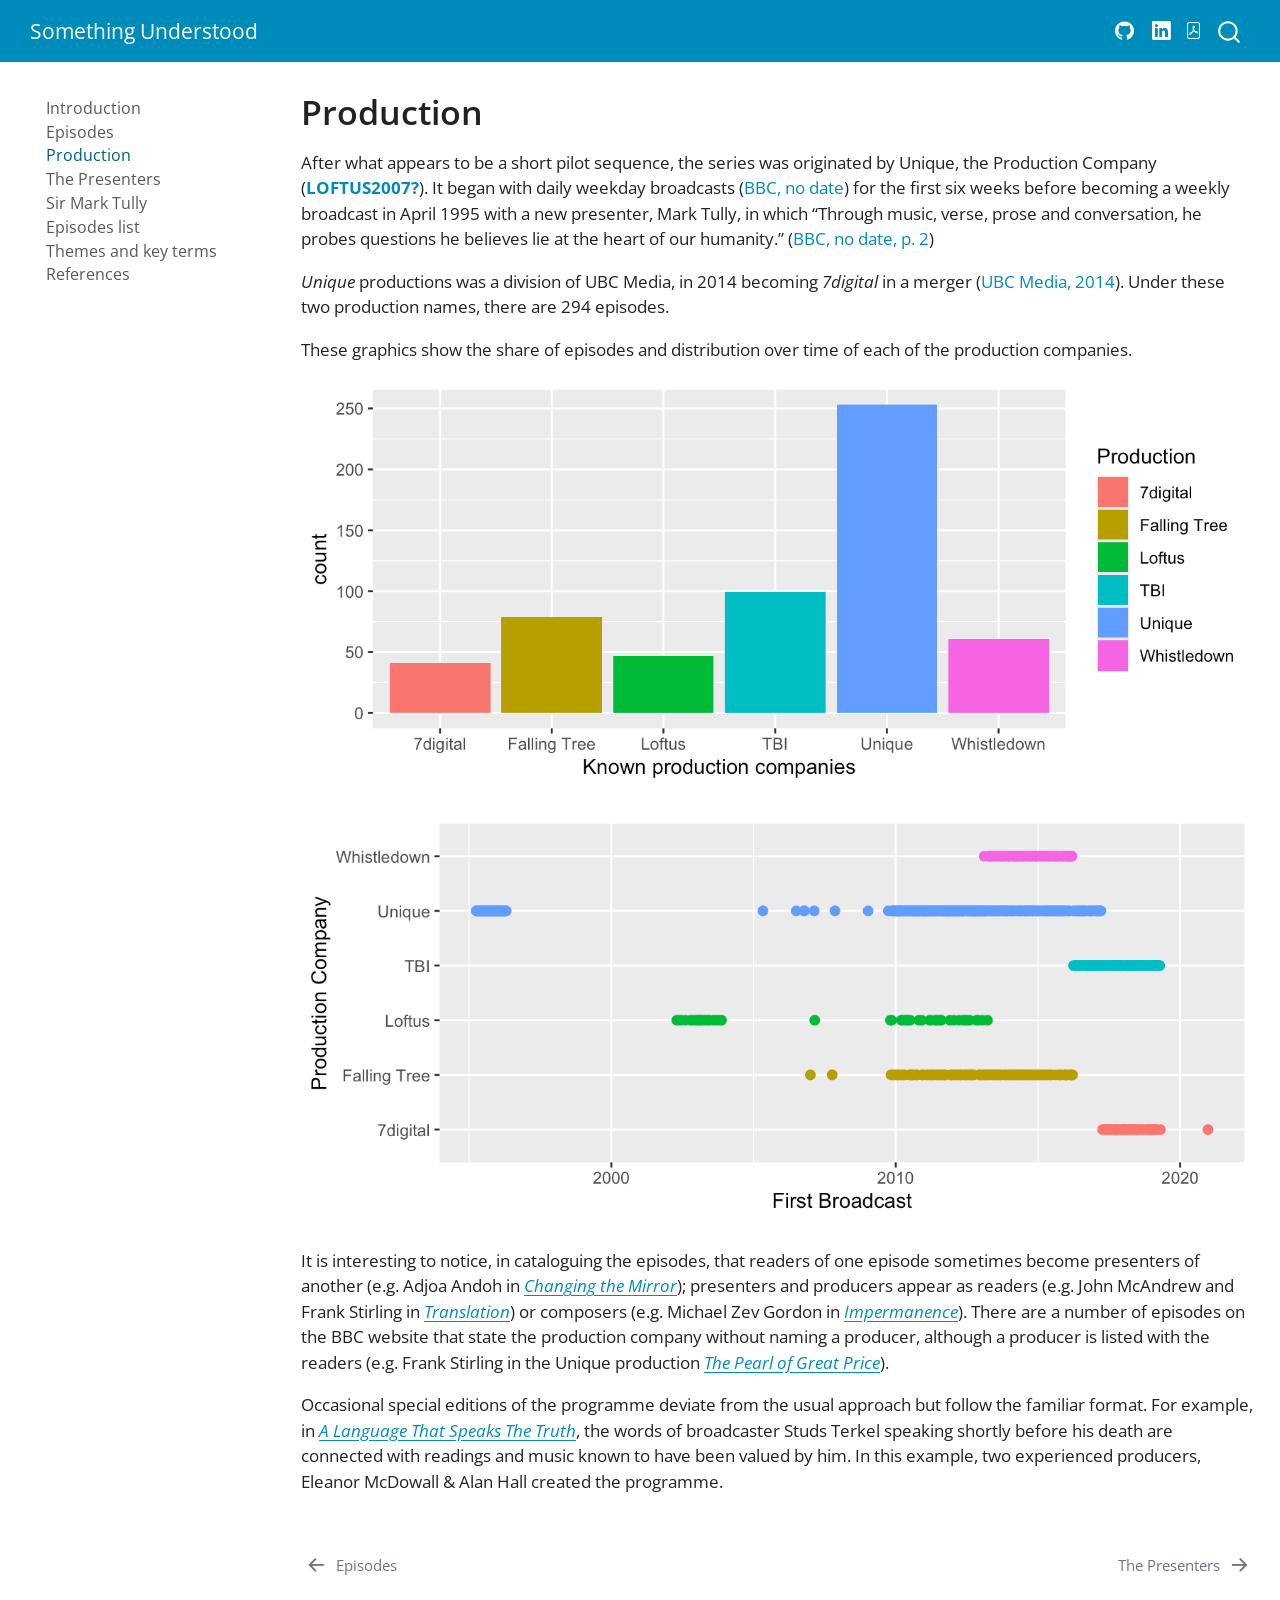
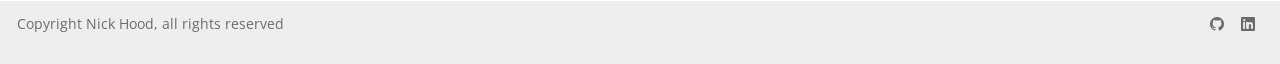
<file: docs/su-2-production.html>
<!DOCTYPE html>
<html xmlns="http://www.w3.org/1999/xhtml" lang="en" xml:lang="en"><head>

<meta charset="utf-8">
<meta name="generator" content="quarto-1.7.32">

<meta name="viewport" content="width=device-width, initial-scale=1.0, user-scalable=yes">


<title>Production – Something Understood</title>
<style>
code{white-space: pre-wrap;}
span.smallcaps{font-variant: small-caps;}
div.columns{display: flex; gap: min(4vw, 1.5em);}
div.column{flex: auto; overflow-x: auto;}
div.hanging-indent{margin-left: 1.5em; text-indent: -1.5em;}
ul.task-list{list-style: none;}
ul.task-list li input[type="checkbox"] {
  width: 0.8em;
  margin: 0 0.8em 0.2em -1em; /* quarto-specific, see https://github.com/quarto-dev/quarto-cli/issues/4556 */ 
  vertical-align: middle;
}
/* CSS for citations */
div.csl-bib-body { }
div.csl-entry {
  clear: both;
}
.hanging-indent div.csl-entry {
  margin-left:2em;
  text-indent:-2em;
}
div.csl-left-margin {
  min-width:2em;
  float:left;
}
div.csl-right-inline {
  margin-left:2em;
  padding-left:1em;
}
div.csl-indent {
  margin-left: 2em;
}</style>


<script src="site_libs/quarto-nav/quarto-nav.js"></script>
<script src="site_libs/quarto-nav/headroom.min.js"></script>
<script src="site_libs/clipboard/clipboard.min.js"></script>
<script src="site_libs/quarto-search/autocomplete.umd.js"></script>
<script src="site_libs/quarto-search/fuse.min.js"></script>
<script src="site_libs/quarto-search/quarto-search.js"></script>
<meta name="quarto:offset" content="./">
<link href="./su-3-presenters.html" rel="next">
<link href="./su-1-episodes.html" rel="prev">
<link href="./favicon.ico" rel="icon">
<script src="site_libs/quarto-html/quarto.js" type="module"></script>
<script src="site_libs/quarto-html/tabsets/tabsets.js" type="module"></script>
<script src="site_libs/quarto-html/popper.min.js"></script>
<script src="site_libs/quarto-html/tippy.umd.min.js"></script>
<script src="site_libs/quarto-html/anchor.min.js"></script>
<link href="site_libs/quarto-html/tippy.css" rel="stylesheet">
<link href="site_libs/quarto-html/quarto-syntax-highlighting-37eea08aefeeee20ff55810ff984fec1.css" rel="stylesheet" id="quarto-text-highlighting-styles">
<script src="site_libs/bootstrap/bootstrap.min.js"></script>
<link href="site_libs/bootstrap/bootstrap-icons.css" rel="stylesheet">
<link href="site_libs/bootstrap/bootstrap-aa9f4d7e60fc996007fcb2b641357a51.min.css" rel="stylesheet" append-hash="true" id="quarto-bootstrap" data-mode="light">
<script id="quarto-search-options" type="application/json">{
  "location": "navbar",
  "copy-button": false,
  "collapse-after": 3,
  "panel-placement": "end",
  "type": "overlay",
  "limit": 50,
  "keyboard-shortcut": [
    "f",
    "/",
    "s"
  ],
  "show-item-context": false,
  "language": {
    "search-no-results-text": "No results",
    "search-matching-documents-text": "matching documents",
    "search-copy-link-title": "Copy link to search",
    "search-hide-matches-text": "Hide additional matches",
    "search-more-match-text": "more match in this document",
    "search-more-matches-text": "more matches in this document",
    "search-clear-button-title": "Clear",
    "search-text-placeholder": "",
    "search-detached-cancel-button-title": "Cancel",
    "search-submit-button-title": "Submit",
    "search-label": "Search"
  }
}</script>


</head>

<body class="nav-sidebar floating nav-fixed quarto-light">

<div id="quarto-search-results"></div>
  <header id="quarto-header" class="headroom fixed-top">
    <nav class="navbar navbar-expand-lg " data-bs-theme="dark">
      <div class="navbar-container container-fluid">
      <div class="navbar-brand-container mx-auto">
    <a class="navbar-brand" href="./index.html">
    <span class="navbar-title">Something Understood</span>
    </a>
  </div>
            <div id="quarto-search" class="" title="Search"></div>
          <button class="navbar-toggler" type="button" data-bs-toggle="collapse" data-bs-target="#navbarCollapse" aria-controls="navbarCollapse" role="menu" aria-expanded="false" aria-label="Toggle navigation" onclick="if (window.quartoToggleHeadroom) { window.quartoToggleHeadroom(); }">
  <span class="navbar-toggler-icon"></span>
</button>
          <div class="collapse navbar-collapse" id="navbarCollapse">
            <ul class="navbar-nav navbar-nav-scroll ms-auto">
  <li class="nav-item compact">
    <a class="nav-link" href="https://github.com/straightbourne"> <i class="bi bi-github" role="img">
</i> 
<span class="menu-text"></span></a>
  </li>  
  <li class="nav-item compact">
    <a class="nav-link" href="https://www.linkedin.com/in/straightbourne/"> <i class="bi bi-linkedin" role="img">
</i> 
<span class="menu-text"></span></a>
  </li>  
</ul>
          </div> <!-- /navcollapse -->
            <div class="quarto-navbar-tools">
    <a href="./Something-Understood.pdf" title="Download PDF" class="quarto-navigation-tool px-1" aria-label="Download PDF"><i class="bi bi-file-pdf"></i></a>
</div>
      </div> <!-- /container-fluid -->
    </nav>
  <nav class="quarto-secondary-nav">
    <div class="container-fluid d-flex">
      <button type="button" class="quarto-btn-toggle btn" data-bs-toggle="collapse" role="button" data-bs-target=".quarto-sidebar-collapse-item" aria-controls="quarto-sidebar" aria-expanded="false" aria-label="Toggle sidebar navigation" onclick="if (window.quartoToggleHeadroom) { window.quartoToggleHeadroom(); }">
        <i class="bi bi-layout-text-sidebar-reverse"></i>
      </button>
        <nav class="quarto-page-breadcrumbs" aria-label="breadcrumb"><ol class="breadcrumb"><li class="breadcrumb-item"><a href="./su-2-production.html">Production</a></li></ol></nav>
        <a class="flex-grow-1" role="navigation" data-bs-toggle="collapse" data-bs-target=".quarto-sidebar-collapse-item" aria-controls="quarto-sidebar" aria-expanded="false" aria-label="Toggle sidebar navigation" onclick="if (window.quartoToggleHeadroom) { window.quartoToggleHeadroom(); }">      
        </a>
    </div>
  </nav>
</header>
<!-- content -->
<div id="quarto-content" class="quarto-container page-columns page-rows-contents page-layout-full page-navbar">
<!-- sidebar -->
  <nav id="quarto-sidebar" class="sidebar collapse collapse-horizontal quarto-sidebar-collapse-item sidebar-navigation floating overflow-auto">
    <div class="sidebar-menu-container"> 
    <ul class="list-unstyled mt-1">
        <li class="sidebar-item">
  <div class="sidebar-item-container"> 
  <a href="./index.html" class="sidebar-item-text sidebar-link">
 <span class="menu-text">Introduction</span></a>
  </div>
</li>
        <li class="sidebar-item">
  <div class="sidebar-item-container"> 
  <a href="./su-1-episodes.html" class="sidebar-item-text sidebar-link">
 <span class="menu-text">Episodes</span></a>
  </div>
</li>
        <li class="sidebar-item">
  <div class="sidebar-item-container"> 
  <a href="./su-2-production.html" class="sidebar-item-text sidebar-link active">
 <span class="menu-text">Production</span></a>
  </div>
</li>
        <li class="sidebar-item">
  <div class="sidebar-item-container"> 
  <a href="./su-3-presenters.html" class="sidebar-item-text sidebar-link">
 <span class="menu-text">The Presenters</span></a>
  </div>
</li>
        <li class="sidebar-item">
  <div class="sidebar-item-container"> 
  <a href="./mark-tully.html" class="sidebar-item-text sidebar-link">
 <span class="menu-text">Sir Mark Tully</span></a>
  </div>
</li>
        <li class="sidebar-item">
  <div class="sidebar-item-container"> 
  <a href="./su-7-episodes.html" class="sidebar-item-text sidebar-link">
 <span class="menu-text">Episodes list</span></a>
  </div>
</li>
        <li class="sidebar-item">
  <div class="sidebar-item-container"> 
  <a href="./su-8-themes.html" class="sidebar-item-text sidebar-link">
 <span class="menu-text">Themes and key terms</span></a>
  </div>
</li>
        <li class="sidebar-item">
  <div class="sidebar-item-container"> 
  <a href="./references.html" class="sidebar-item-text sidebar-link">
 <span class="menu-text">References</span></a>
  </div>
</li>
    </ul>
    </div>
</nav>
<div id="quarto-sidebar-glass" class="quarto-sidebar-collapse-item" data-bs-toggle="collapse" data-bs-target=".quarto-sidebar-collapse-item"></div>
<!-- margin-sidebar -->
    
<!-- main -->
<main class="content column-page-right" id="quarto-document-content">

<header id="title-block-header" class="quarto-title-block default">
<div class="quarto-title">
<h1 class="title">Production</h1>
</div>



<div class="quarto-title-meta column-page-right">

    
  
    
  </div>
  


</header>


<p>After what appears to be a short pilot sequence, the series was originated by Unique, the Production Company <span class="citation" data-cites="LOFTUS2007">(<a href="references.html#ref-LOFTUS2007" role="doc-biblioref"><strong>LOFTUS2007?</strong></a>)</span>. It began with daily weekday broadcasts <span class="citation" data-cites="BBCb">(<a href="references.html#ref-BBCb" role="doc-biblioref">BBC, no date</a>)</span> for the first six weeks before becoming a weekly broadcast in April 1995 with a new presenter, Mark Tully, in which “Through music, verse, prose and conversation, he probes questions he believes lie at the heart of our humanity.” <span class="citation" data-cites="BBCb">(<a href="references.html#ref-BBCb" role="doc-biblioref">BBC, no date, p. 2</a>)</span></p>
<p><em>Unique</em> productions was a division of UBC Media, in 2014 becoming <em>7digital</em> in a merger <span class="citation" data-cites="UBCMedia2014">(<a href="references.html#ref-UBCMedia2014" role="doc-biblioref">UBC Media, 2014</a>)</span>. Under these two production names, there are 294 episodes.</p>
<p>These graphics show the share of episodes and distribution over time of each of the production companies.</p>
<div class="cell">
<div class="cell-output-display">
<div>
<figure class="figure">
<p><img src="su-2-production_files/figure-html/22-df-production-1.png" class="img-fluid figure-img" style="width:100.0%"></p>
</figure>
</div>
</div>
</div>
<div class="cell">
<div class="cell-output-display">
<div>
<figure class="figure">
<p><img src="su-2-production_files/figure-html/22-df-production2-1.png" class="img-fluid figure-img" style="width:100.0%"></p>
</figure>
</div>
</div>
</div>
<p>It is interesting to notice, in cataloguing the episodes, that readers of one episode sometimes become presenters of another (e.g.&nbsp;Adjoa Andoh in <em><a href="https://www.bbc.co.uk/programmes/b065rv5m">Changing the Mirror</a></em>); presenters and producers appear as readers (e.g.&nbsp;John McAndrew and Frank Stirling in <em><a href="https://www.bbc.co.uk/programmes/b04bmd39">Translation</a></em>) or composers (e.g.&nbsp;Michael Zev Gordon in <em><a href="https://www.bbc.co.uk/programmes/b0414bzs">Impermanence</a></em>). There are a number of episodes on the BBC website that state the production company without naming a producer, although a producer is listed with the readers (e.g.&nbsp;Frank Stirling in the Unique production <em><a href="https://www.bbc.co.uk/programmes/b00qfzln">The Pearl of Great Price</a></em>).</p>
<p>Occasional special editions of the programme deviate from the usual approach but follow the familiar format. For example, in <em><a href="https://www.bbc.co.uk/programmes/b014m6qx">A Language That Speaks The Truth</a></em>, the words of broadcaster Studs Terkel speaking shortly before his death are connected with readings and music known to have been valued by him. In this example, two experienced producers, Eleanor McDowall &amp; Alan Hall created the programme.</p>
<!-- ```{r 22-df-production-table, echo=FALSE, message=F}
knitr::kable(df_su %>% 
  group_by(Producer, Production) %>% 
  summarise(Count = n()), caption="*Something Understood* episode producers")
``` -->


<div id="refs" class="references csl-bib-body hanging-indent" role="list" style="display: none">
<div id="ref-BBCb" class="csl-entry" role="listitem">
BBC (no date) <span>“<span>BBC Programme Index</span>.”</span> Available at: <a href="https://genome.ch.bbc.co.uk/search/80/20?order=first&amp;q=Something+Understood&amp;after=1995-01-01T#top">https://genome.ch.bbc.co.uk/search/80/20?order=first&amp;q=Something+Understood&amp;after=1995-01-01T#top</a> (Accessed: August 10, 2021).
</div>
<div id="ref-UBCMedia2014" class="csl-entry" role="listitem">
UBC Media (2014) <em><span class="nocase">Proposed Acquisition of 7digital</span></em>. Available at: <a href="https://web.archive.org/web/20140527054806/http://www.ubcmedia.com/ubcmediagroup/news/proposed-acquisition-of-7digital-may-2014">https://web.archive.org/web/20140527054806/http://www.ubcmedia.com/ubcmediagroup/news/proposed-acquisition-of-7digital-may-2014</a> (Accessed: September 15, 2021).
</div>
</div>

</main> <!-- /main -->
<script id="quarto-html-after-body" type="application/javascript">
  window.document.addEventListener("DOMContentLoaded", function (event) {
    const icon = "";
    const anchorJS = new window.AnchorJS();
    anchorJS.options = {
      placement: 'right',
      icon: icon
    };
    anchorJS.add('.anchored');
    const isCodeAnnotation = (el) => {
      for (const clz of el.classList) {
        if (clz.startsWith('code-annotation-')) {                     
          return true;
        }
      }
      return false;
    }
    const onCopySuccess = function(e) {
      // button target
      const button = e.trigger;
      // don't keep focus
      button.blur();
      // flash "checked"
      button.classList.add('code-copy-button-checked');
      var currentTitle = button.getAttribute("title");
      button.setAttribute("title", "Copied!");
      let tooltip;
      if (window.bootstrap) {
        button.setAttribute("data-bs-toggle", "tooltip");
        button.setAttribute("data-bs-placement", "left");
        button.setAttribute("data-bs-title", "Copied!");
        tooltip = new bootstrap.Tooltip(button, 
          { trigger: "manual", 
            customClass: "code-copy-button-tooltip",
            offset: [0, -8]});
        tooltip.show();    
      }
      setTimeout(function() {
        if (tooltip) {
          tooltip.hide();
          button.removeAttribute("data-bs-title");
          button.removeAttribute("data-bs-toggle");
          button.removeAttribute("data-bs-placement");
        }
        button.setAttribute("title", currentTitle);
        button.classList.remove('code-copy-button-checked');
      }, 1000);
      // clear code selection
      e.clearSelection();
    }
    const getTextToCopy = function(trigger) {
        const codeEl = trigger.previousElementSibling.cloneNode(true);
        for (const childEl of codeEl.children) {
          if (isCodeAnnotation(childEl)) {
            childEl.remove();
          }
        }
        return codeEl.innerText;
    }
    const clipboard = new window.ClipboardJS('.code-copy-button:not([data-in-quarto-modal])', {
      text: getTextToCopy
    });
    clipboard.on('success', onCopySuccess);
    if (window.document.getElementById('quarto-embedded-source-code-modal')) {
      const clipboardModal = new window.ClipboardJS('.code-copy-button[data-in-quarto-modal]', {
        text: getTextToCopy,
        container: window.document.getElementById('quarto-embedded-source-code-modal')
      });
      clipboardModal.on('success', onCopySuccess);
    }
      var localhostRegex = new RegExp(/^(?:http|https):\/\/localhost\:?[0-9]*\//);
      var mailtoRegex = new RegExp(/^mailto:/);
        var filterRegex = new RegExp("https:\/\/straightbourne\.github\.io\/Something-Understood");
      var isInternal = (href) => {
          return filterRegex.test(href) || localhostRegex.test(href) || mailtoRegex.test(href);
      }
      // Inspect non-navigation links and adorn them if external
     var links = window.document.querySelectorAll('a[href]:not(.nav-link):not(.navbar-brand):not(.toc-action):not(.sidebar-link):not(.sidebar-item-toggle):not(.pagination-link):not(.no-external):not([aria-hidden]):not(.dropdown-item):not(.quarto-navigation-tool):not(.about-link)');
      for (var i=0; i<links.length; i++) {
        const link = links[i];
        if (!isInternal(link.href)) {
          // undo the damage that might have been done by quarto-nav.js in the case of
          // links that we want to consider external
          if (link.dataset.originalHref !== undefined) {
            link.href = link.dataset.originalHref;
          }
        }
      }
    function tippyHover(el, contentFn, onTriggerFn, onUntriggerFn) {
      const config = {
        allowHTML: true,
        maxWidth: 500,
        delay: 100,
        arrow: false,
        appendTo: function(el) {
            return el.parentElement;
        },
        interactive: true,
        interactiveBorder: 10,
        theme: 'quarto',
        placement: 'bottom-start',
      };
      if (contentFn) {
        config.content = contentFn;
      }
      if (onTriggerFn) {
        config.onTrigger = onTriggerFn;
      }
      if (onUntriggerFn) {
        config.onUntrigger = onUntriggerFn;
      }
      window.tippy(el, config); 
    }
    const noterefs = window.document.querySelectorAll('a[role="doc-noteref"]');
    for (var i=0; i<noterefs.length; i++) {
      const ref = noterefs[i];
      tippyHover(ref, function() {
        // use id or data attribute instead here
        let href = ref.getAttribute('data-footnote-href') || ref.getAttribute('href');
        try { href = new URL(href).hash; } catch {}
        const id = href.replace(/^#\/?/, "");
        const note = window.document.getElementById(id);
        if (note) {
          return note.innerHTML;
        } else {
          return "";
        }
      });
    }
    const xrefs = window.document.querySelectorAll('a.quarto-xref');
    const processXRef = (id, note) => {
      // Strip column container classes
      const stripColumnClz = (el) => {
        el.classList.remove("page-full", "page-columns");
        if (el.children) {
          for (const child of el.children) {
            stripColumnClz(child);
          }
        }
      }
      stripColumnClz(note)
      if (id === null || id.startsWith('sec-')) {
        // Special case sections, only their first couple elements
        const container = document.createElement("div");
        if (note.children && note.children.length > 2) {
          container.appendChild(note.children[0].cloneNode(true));
          for (let i = 1; i < note.children.length; i++) {
            const child = note.children[i];
            if (child.tagName === "P" && child.innerText === "") {
              continue;
            } else {
              container.appendChild(child.cloneNode(true));
              break;
            }
          }
          if (window.Quarto?.typesetMath) {
            window.Quarto.typesetMath(container);
          }
          return container.innerHTML
        } else {
          if (window.Quarto?.typesetMath) {
            window.Quarto.typesetMath(note);
          }
          return note.innerHTML;
        }
      } else {
        // Remove any anchor links if they are present
        const anchorLink = note.querySelector('a.anchorjs-link');
        if (anchorLink) {
          anchorLink.remove();
        }
        if (window.Quarto?.typesetMath) {
          window.Quarto.typesetMath(note);
        }
        if (note.classList.contains("callout")) {
          return note.outerHTML;
        } else {
          return note.innerHTML;
        }
      }
    }
    for (var i=0; i<xrefs.length; i++) {
      const xref = xrefs[i];
      tippyHover(xref, undefined, function(instance) {
        instance.disable();
        let url = xref.getAttribute('href');
        let hash = undefined; 
        if (url.startsWith('#')) {
          hash = url;
        } else {
          try { hash = new URL(url).hash; } catch {}
        }
        if (hash) {
          const id = hash.replace(/^#\/?/, "");
          const note = window.document.getElementById(id);
          if (note !== null) {
            try {
              const html = processXRef(id, note.cloneNode(true));
              instance.setContent(html);
            } finally {
              instance.enable();
              instance.show();
            }
          } else {
            // See if we can fetch this
            fetch(url.split('#')[0])
            .then(res => res.text())
            .then(html => {
              const parser = new DOMParser();
              const htmlDoc = parser.parseFromString(html, "text/html");
              const note = htmlDoc.getElementById(id);
              if (note !== null) {
                const html = processXRef(id, note);
                instance.setContent(html);
              } 
            }).finally(() => {
              instance.enable();
              instance.show();
            });
          }
        } else {
          // See if we can fetch a full url (with no hash to target)
          // This is a special case and we should probably do some content thinning / targeting
          fetch(url)
          .then(res => res.text())
          .then(html => {
            const parser = new DOMParser();
            const htmlDoc = parser.parseFromString(html, "text/html");
            const note = htmlDoc.querySelector('main.content');
            if (note !== null) {
              // This should only happen for chapter cross references
              // (since there is no id in the URL)
              // remove the first header
              if (note.children.length > 0 && note.children[0].tagName === "HEADER") {
                note.children[0].remove();
              }
              const html = processXRef(null, note);
              instance.setContent(html);
            } 
          }).finally(() => {
            instance.enable();
            instance.show();
          });
        }
      }, function(instance) {
      });
    }
        let selectedAnnoteEl;
        const selectorForAnnotation = ( cell, annotation) => {
          let cellAttr = 'data-code-cell="' + cell + '"';
          let lineAttr = 'data-code-annotation="' +  annotation + '"';
          const selector = 'span[' + cellAttr + '][' + lineAttr + ']';
          return selector;
        }
        const selectCodeLines = (annoteEl) => {
          const doc = window.document;
          const targetCell = annoteEl.getAttribute("data-target-cell");
          const targetAnnotation = annoteEl.getAttribute("data-target-annotation");
          const annoteSpan = window.document.querySelector(selectorForAnnotation(targetCell, targetAnnotation));
          const lines = annoteSpan.getAttribute("data-code-lines").split(",");
          const lineIds = lines.map((line) => {
            return targetCell + "-" + line;
          })
          let top = null;
          let height = null;
          let parent = null;
          if (lineIds.length > 0) {
              //compute the position of the single el (top and bottom and make a div)
              const el = window.document.getElementById(lineIds[0]);
              top = el.offsetTop;
              height = el.offsetHeight;
              parent = el.parentElement.parentElement;
            if (lineIds.length > 1) {
              const lastEl = window.document.getElementById(lineIds[lineIds.length - 1]);
              const bottom = lastEl.offsetTop + lastEl.offsetHeight;
              height = bottom - top;
            }
            if (top !== null && height !== null && parent !== null) {
              // cook up a div (if necessary) and position it 
              let div = window.document.getElementById("code-annotation-line-highlight");
              if (div === null) {
                div = window.document.createElement("div");
                div.setAttribute("id", "code-annotation-line-highlight");
                div.style.position = 'absolute';
                parent.appendChild(div);
              }
              div.style.top = top - 2 + "px";
              div.style.height = height + 4 + "px";
              div.style.left = 0;
              let gutterDiv = window.document.getElementById("code-annotation-line-highlight-gutter");
              if (gutterDiv === null) {
                gutterDiv = window.document.createElement("div");
                gutterDiv.setAttribute("id", "code-annotation-line-highlight-gutter");
                gutterDiv.style.position = 'absolute';
                const codeCell = window.document.getElementById(targetCell);
                const gutter = codeCell.querySelector('.code-annotation-gutter');
                gutter.appendChild(gutterDiv);
              }
              gutterDiv.style.top = top - 2 + "px";
              gutterDiv.style.height = height + 4 + "px";
            }
            selectedAnnoteEl = annoteEl;
          }
        };
        const unselectCodeLines = () => {
          const elementsIds = ["code-annotation-line-highlight", "code-annotation-line-highlight-gutter"];
          elementsIds.forEach((elId) => {
            const div = window.document.getElementById(elId);
            if (div) {
              div.remove();
            }
          });
          selectedAnnoteEl = undefined;
        };
          // Handle positioning of the toggle
      window.addEventListener(
        "resize",
        throttle(() => {
          elRect = undefined;
          if (selectedAnnoteEl) {
            selectCodeLines(selectedAnnoteEl);
          }
        }, 10)
      );
      function throttle(fn, ms) {
      let throttle = false;
      let timer;
        return (...args) => {
          if(!throttle) { // first call gets through
              fn.apply(this, args);
              throttle = true;
          } else { // all the others get throttled
              if(timer) clearTimeout(timer); // cancel #2
              timer = setTimeout(() => {
                fn.apply(this, args);
                timer = throttle = false;
              }, ms);
          }
        };
      }
        // Attach click handler to the DT
        const annoteDls = window.document.querySelectorAll('dt[data-target-cell]');
        for (const annoteDlNode of annoteDls) {
          annoteDlNode.addEventListener('click', (event) => {
            const clickedEl = event.target;
            if (clickedEl !== selectedAnnoteEl) {
              unselectCodeLines();
              const activeEl = window.document.querySelector('dt[data-target-cell].code-annotation-active');
              if (activeEl) {
                activeEl.classList.remove('code-annotation-active');
              }
              selectCodeLines(clickedEl);
              clickedEl.classList.add('code-annotation-active');
            } else {
              // Unselect the line
              unselectCodeLines();
              clickedEl.classList.remove('code-annotation-active');
            }
          });
        }
    const findCites = (el) => {
      const parentEl = el.parentElement;
      if (parentEl) {
        const cites = parentEl.dataset.cites;
        if (cites) {
          return {
            el,
            cites: cites.split(' ')
          };
        } else {
          return findCites(el.parentElement)
        }
      } else {
        return undefined;
      }
    };
    var bibliorefs = window.document.querySelectorAll('a[role="doc-biblioref"]');
    for (var i=0; i<bibliorefs.length; i++) {
      const ref = bibliorefs[i];
      const citeInfo = findCites(ref);
      if (citeInfo) {
        tippyHover(citeInfo.el, function() {
          var popup = window.document.createElement('div');
          citeInfo.cites.forEach(function(cite) {
            var citeDiv = window.document.createElement('div');
            citeDiv.classList.add('hanging-indent');
            citeDiv.classList.add('csl-entry');
            var biblioDiv = window.document.getElementById('ref-' + cite);
            if (biblioDiv) {
              citeDiv.innerHTML = biblioDiv.innerHTML;
            }
            popup.appendChild(citeDiv);
          });
          return popup.innerHTML;
        });
      }
    }
  });
  </script>
<nav class="page-navigation column-page-right">
  <div class="nav-page nav-page-previous">
      <a href="./su-1-episodes.html" class="pagination-link" aria-label="Episodes">
        <i class="bi bi-arrow-left-short"></i> <span class="nav-page-text">Episodes</span>
      </a>          
  </div>
  <div class="nav-page nav-page-next">
      <a href="./su-3-presenters.html" class="pagination-link" aria-label="The Presenters">
        <span class="nav-page-text">The Presenters</span> <i class="bi bi-arrow-right-short"></i>
      </a>
  </div>
</nav>
</div> <!-- /content -->
<footer class="footer">
  <div class="nav-footer">
    <div class="nav-footer-left">
<p>Copyright Nick Hood, all rights reserved</p>
</div>   
    <div class="nav-footer-center">
      &nbsp;
    </div>
    <div class="nav-footer-right">
      <ul class="footer-items list-unstyled">
    <li class="nav-item compact">
    <a class="nav-link" href="https://github.com/straightbourne">
      <i class="bi bi-github" role="img">
</i> 
    </a>
  </li>  
    <li class="nav-item compact">
    <a class="nav-link" href="https://www.linkedin.com/in/straightbourne/">
      <i class="bi bi-linkedin" role="img">
</i> 
    </a>
  </li>  
</ul>
    </div>
  </div>
</footer>




</body></html>
</file>
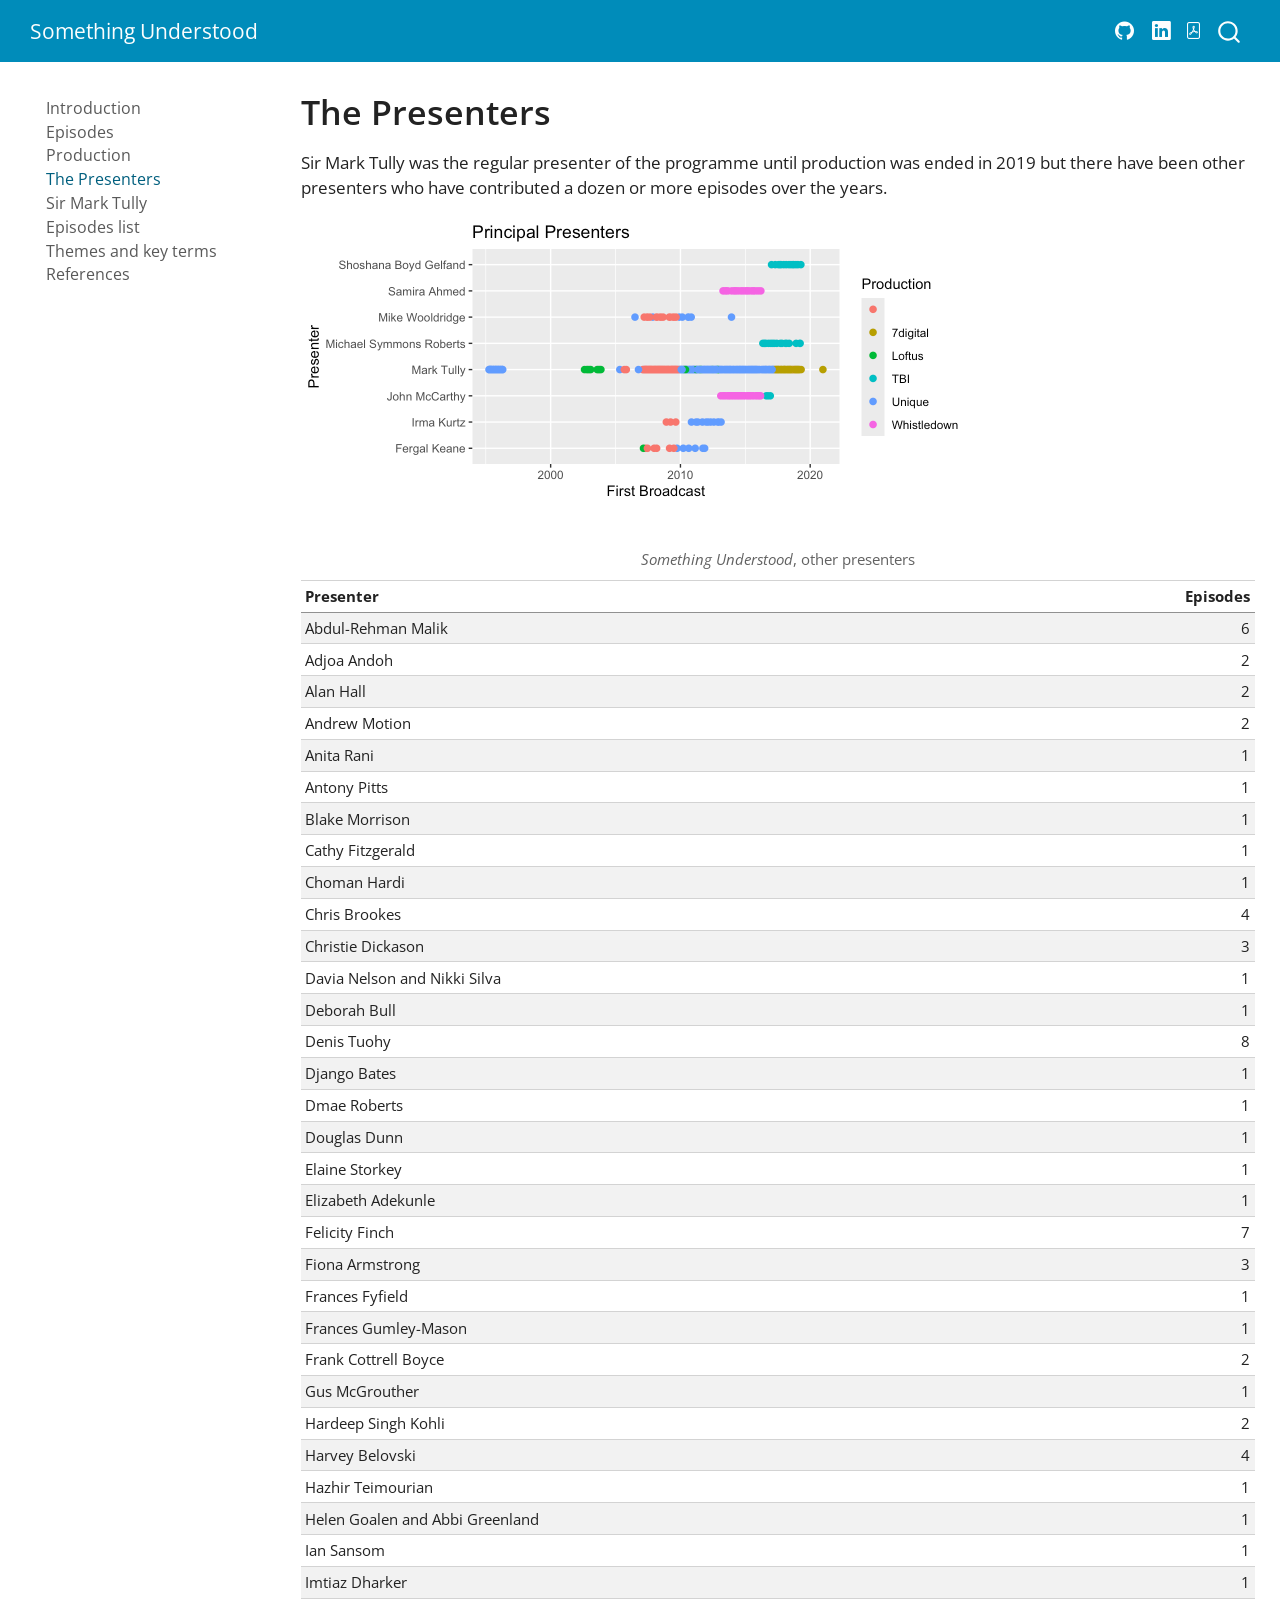
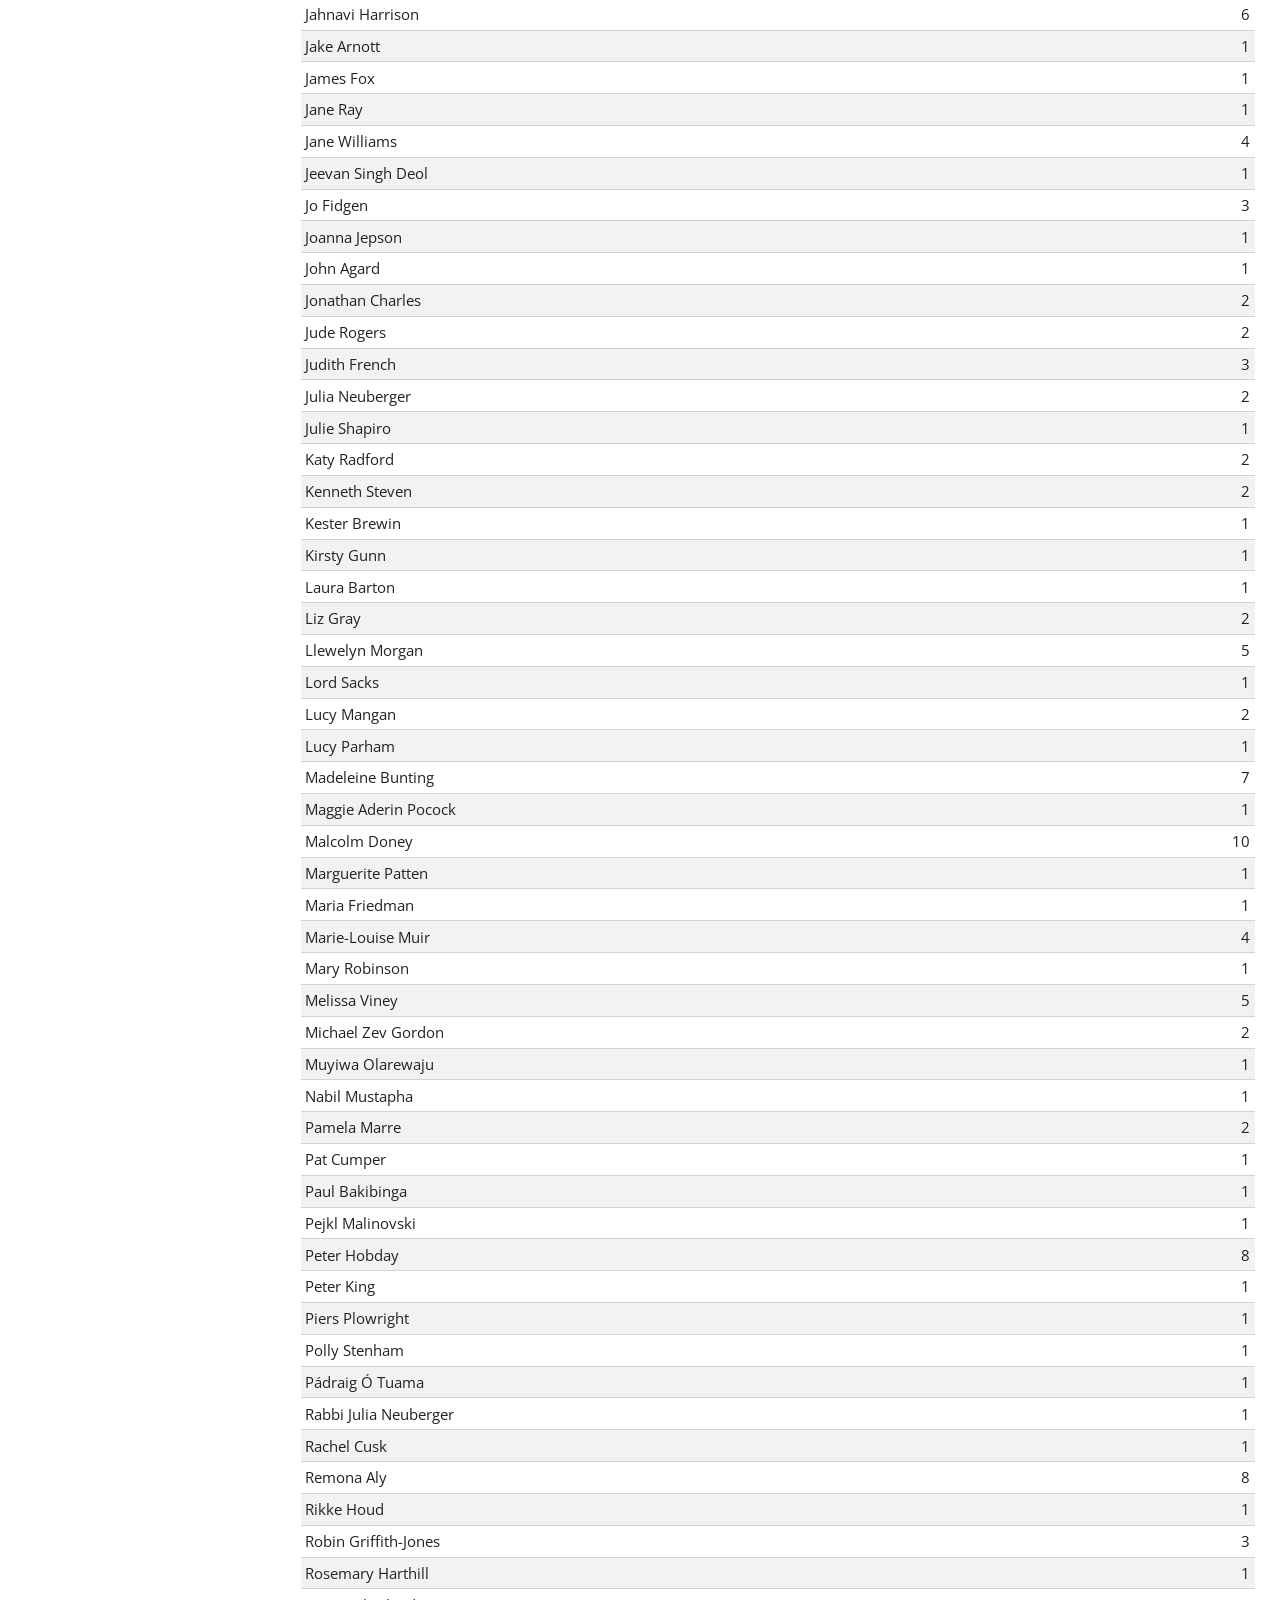
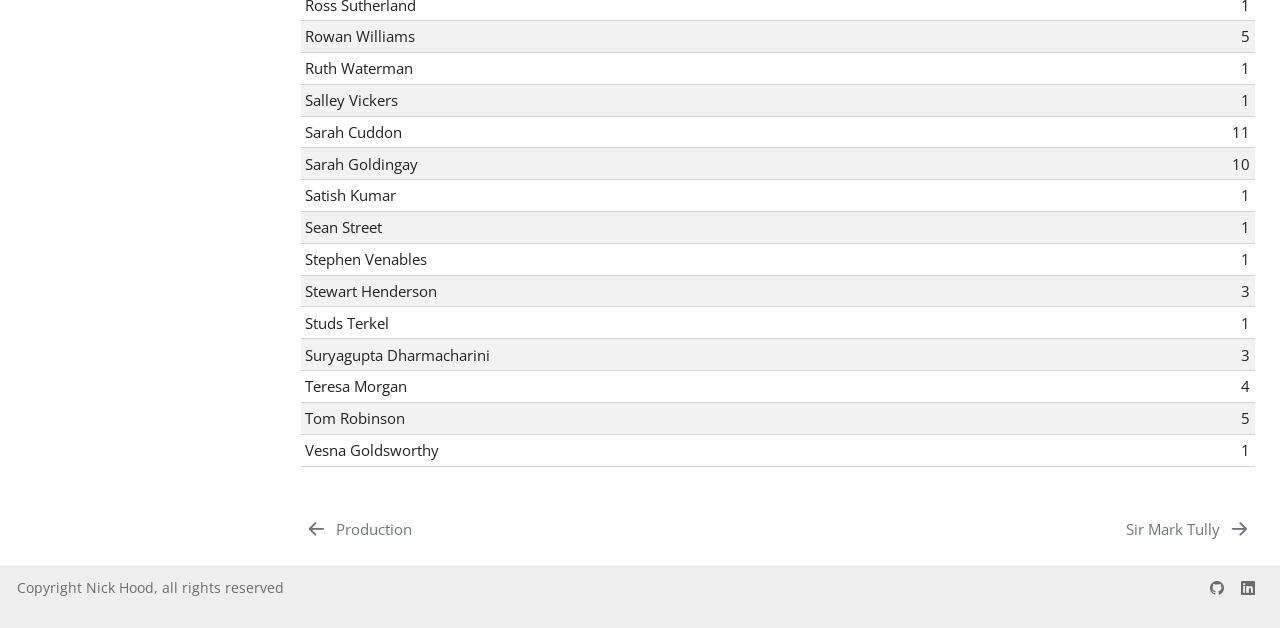
<file: docs/su-3-presenters.html>
<!DOCTYPE html>
<html xmlns="http://www.w3.org/1999/xhtml" lang="en" xml:lang="en"><head>

<meta charset="utf-8">
<meta name="generator" content="quarto-1.7.32">

<meta name="viewport" content="width=device-width, initial-scale=1.0, user-scalable=yes">


<title>The Presenters – Something Understood</title>
<style>
code{white-space: pre-wrap;}
span.smallcaps{font-variant: small-caps;}
div.columns{display: flex; gap: min(4vw, 1.5em);}
div.column{flex: auto; overflow-x: auto;}
div.hanging-indent{margin-left: 1.5em; text-indent: -1.5em;}
ul.task-list{list-style: none;}
ul.task-list li input[type="checkbox"] {
  width: 0.8em;
  margin: 0 0.8em 0.2em -1em; /* quarto-specific, see https://github.com/quarto-dev/quarto-cli/issues/4556 */ 
  vertical-align: middle;
}
</style>


<script src="site_libs/quarto-nav/quarto-nav.js"></script>
<script src="site_libs/quarto-nav/headroom.min.js"></script>
<script src="site_libs/clipboard/clipboard.min.js"></script>
<script src="site_libs/quarto-search/autocomplete.umd.js"></script>
<script src="site_libs/quarto-search/fuse.min.js"></script>
<script src="site_libs/quarto-search/quarto-search.js"></script>
<meta name="quarto:offset" content="./">
<link href="./mark-tully.html" rel="next">
<link href="./su-2-production.html" rel="prev">
<link href="./favicon.ico" rel="icon">
<script src="site_libs/quarto-html/quarto.js" type="module"></script>
<script src="site_libs/quarto-html/tabsets/tabsets.js" type="module"></script>
<script src="site_libs/quarto-html/popper.min.js"></script>
<script src="site_libs/quarto-html/tippy.umd.min.js"></script>
<script src="site_libs/quarto-html/anchor.min.js"></script>
<link href="site_libs/quarto-html/tippy.css" rel="stylesheet">
<link href="site_libs/quarto-html/quarto-syntax-highlighting-37eea08aefeeee20ff55810ff984fec1.css" rel="stylesheet" id="quarto-text-highlighting-styles">
<script src="site_libs/bootstrap/bootstrap.min.js"></script>
<link href="site_libs/bootstrap/bootstrap-icons.css" rel="stylesheet">
<link href="site_libs/bootstrap/bootstrap-aa9f4d7e60fc996007fcb2b641357a51.min.css" rel="stylesheet" append-hash="true" id="quarto-bootstrap" data-mode="light">
<script id="quarto-search-options" type="application/json">{
  "location": "navbar",
  "copy-button": false,
  "collapse-after": 3,
  "panel-placement": "end",
  "type": "overlay",
  "limit": 50,
  "keyboard-shortcut": [
    "f",
    "/",
    "s"
  ],
  "show-item-context": false,
  "language": {
    "search-no-results-text": "No results",
    "search-matching-documents-text": "matching documents",
    "search-copy-link-title": "Copy link to search",
    "search-hide-matches-text": "Hide additional matches",
    "search-more-match-text": "more match in this document",
    "search-more-matches-text": "more matches in this document",
    "search-clear-button-title": "Clear",
    "search-text-placeholder": "",
    "search-detached-cancel-button-title": "Cancel",
    "search-submit-button-title": "Submit",
    "search-label": "Search"
  }
}</script>


</head>

<body class="nav-sidebar floating nav-fixed quarto-light">

<div id="quarto-search-results"></div>
  <header id="quarto-header" class="headroom fixed-top">
    <nav class="navbar navbar-expand-lg " data-bs-theme="dark">
      <div class="navbar-container container-fluid">
      <div class="navbar-brand-container mx-auto">
    <a class="navbar-brand" href="./index.html">
    <span class="navbar-title">Something Understood</span>
    </a>
  </div>
            <div id="quarto-search" class="" title="Search"></div>
          <button class="navbar-toggler" type="button" data-bs-toggle="collapse" data-bs-target="#navbarCollapse" aria-controls="navbarCollapse" role="menu" aria-expanded="false" aria-label="Toggle navigation" onclick="if (window.quartoToggleHeadroom) { window.quartoToggleHeadroom(); }">
  <span class="navbar-toggler-icon"></span>
</button>
          <div class="collapse navbar-collapse" id="navbarCollapse">
            <ul class="navbar-nav navbar-nav-scroll ms-auto">
  <li class="nav-item compact">
    <a class="nav-link" href="https://github.com/straightbourne"> <i class="bi bi-github" role="img">
</i> 
<span class="menu-text"></span></a>
  </li>  
  <li class="nav-item compact">
    <a class="nav-link" href="https://www.linkedin.com/in/straightbourne/"> <i class="bi bi-linkedin" role="img">
</i> 
<span class="menu-text"></span></a>
  </li>  
</ul>
          </div> <!-- /navcollapse -->
            <div class="quarto-navbar-tools">
    <a href="./Something-Understood.pdf" title="Download PDF" class="quarto-navigation-tool px-1" aria-label="Download PDF"><i class="bi bi-file-pdf"></i></a>
</div>
      </div> <!-- /container-fluid -->
    </nav>
  <nav class="quarto-secondary-nav">
    <div class="container-fluid d-flex">
      <button type="button" class="quarto-btn-toggle btn" data-bs-toggle="collapse" role="button" data-bs-target=".quarto-sidebar-collapse-item" aria-controls="quarto-sidebar" aria-expanded="false" aria-label="Toggle sidebar navigation" onclick="if (window.quartoToggleHeadroom) { window.quartoToggleHeadroom(); }">
        <i class="bi bi-layout-text-sidebar-reverse"></i>
      </button>
        <nav class="quarto-page-breadcrumbs" aria-label="breadcrumb"><ol class="breadcrumb"><li class="breadcrumb-item"><a href="./su-3-presenters.html">The Presenters</a></li></ol></nav>
        <a class="flex-grow-1" role="navigation" data-bs-toggle="collapse" data-bs-target=".quarto-sidebar-collapse-item" aria-controls="quarto-sidebar" aria-expanded="false" aria-label="Toggle sidebar navigation" onclick="if (window.quartoToggleHeadroom) { window.quartoToggleHeadroom(); }">      
        </a>
    </div>
  </nav>
</header>
<!-- content -->
<div id="quarto-content" class="quarto-container page-columns page-rows-contents page-layout-full page-navbar">
<!-- sidebar -->
  <nav id="quarto-sidebar" class="sidebar collapse collapse-horizontal quarto-sidebar-collapse-item sidebar-navigation floating overflow-auto">
    <div class="sidebar-menu-container"> 
    <ul class="list-unstyled mt-1">
        <li class="sidebar-item">
  <div class="sidebar-item-container"> 
  <a href="./index.html" class="sidebar-item-text sidebar-link">
 <span class="menu-text">Introduction</span></a>
  </div>
</li>
        <li class="sidebar-item">
  <div class="sidebar-item-container"> 
  <a href="./su-1-episodes.html" class="sidebar-item-text sidebar-link">
 <span class="menu-text">Episodes</span></a>
  </div>
</li>
        <li class="sidebar-item">
  <div class="sidebar-item-container"> 
  <a href="./su-2-production.html" class="sidebar-item-text sidebar-link">
 <span class="menu-text">Production</span></a>
  </div>
</li>
        <li class="sidebar-item">
  <div class="sidebar-item-container"> 
  <a href="./su-3-presenters.html" class="sidebar-item-text sidebar-link active">
 <span class="menu-text">The Presenters</span></a>
  </div>
</li>
        <li class="sidebar-item">
  <div class="sidebar-item-container"> 
  <a href="./mark-tully.html" class="sidebar-item-text sidebar-link">
 <span class="menu-text">Sir Mark Tully</span></a>
  </div>
</li>
        <li class="sidebar-item">
  <div class="sidebar-item-container"> 
  <a href="./su-7-episodes.html" class="sidebar-item-text sidebar-link">
 <span class="menu-text">Episodes list</span></a>
  </div>
</li>
        <li class="sidebar-item">
  <div class="sidebar-item-container"> 
  <a href="./su-8-themes.html" class="sidebar-item-text sidebar-link">
 <span class="menu-text">Themes and key terms</span></a>
  </div>
</li>
        <li class="sidebar-item">
  <div class="sidebar-item-container"> 
  <a href="./references.html" class="sidebar-item-text sidebar-link">
 <span class="menu-text">References</span></a>
  </div>
</li>
    </ul>
    </div>
</nav>
<div id="quarto-sidebar-glass" class="quarto-sidebar-collapse-item" data-bs-toggle="collapse" data-bs-target=".quarto-sidebar-collapse-item"></div>
<!-- margin-sidebar -->
    
<!-- main -->
<main class="content column-page-right" id="quarto-document-content">

<header id="title-block-header" class="quarto-title-block default">
<div class="quarto-title">
<h1 class="title">The Presenters</h1>
</div>



<div class="quarto-title-meta column-page-right">

    
  
    
  </div>
  


</header>


<p>Sir Mark Tully was the regular presenter of the programme until production was ended in 2019 but there have been other presenters who have contributed a dozen or more episodes over the years.</p>
<div class="cell">
<div class="cell-output-display">
<div>
<figure class="figure">
<p><img src="su-3-presenters_files/figure-html/22-presenter-timeline-1.png" class="img-fluid figure-img" width="672"></p>
</figure>
</div>
</div>
<div class="cell-output-display">
<table class="caption-top table table-sm table-striped small">
<caption><em>Something Understood</em>, other presenters</caption>
<thead>
<tr class="header">
<th style="text-align: left;">Presenter</th>
<th style="text-align: right;">Episodes</th>
</tr>
</thead>
<tbody>
<tr class="odd">
<td style="text-align: left;">Abdul-Rehman Malik</td>
<td style="text-align: right;">6</td>
</tr>
<tr class="even">
<td style="text-align: left;">Adjoa Andoh</td>
<td style="text-align: right;">2</td>
</tr>
<tr class="odd">
<td style="text-align: left;">Alan Hall</td>
<td style="text-align: right;">2</td>
</tr>
<tr class="even">
<td style="text-align: left;">Andrew Motion</td>
<td style="text-align: right;">2</td>
</tr>
<tr class="odd">
<td style="text-align: left;">Anita Rani</td>
<td style="text-align: right;">1</td>
</tr>
<tr class="even">
<td style="text-align: left;">Antony Pitts</td>
<td style="text-align: right;">1</td>
</tr>
<tr class="odd">
<td style="text-align: left;">Blake Morrison</td>
<td style="text-align: right;">1</td>
</tr>
<tr class="even">
<td style="text-align: left;">Cathy Fitzgerald</td>
<td style="text-align: right;">1</td>
</tr>
<tr class="odd">
<td style="text-align: left;">Choman Hardi</td>
<td style="text-align: right;">1</td>
</tr>
<tr class="even">
<td style="text-align: left;">Chris Brookes</td>
<td style="text-align: right;">4</td>
</tr>
<tr class="odd">
<td style="text-align: left;">Christie Dickason</td>
<td style="text-align: right;">3</td>
</tr>
<tr class="even">
<td style="text-align: left;">Davia Nelson and Nikki Silva</td>
<td style="text-align: right;">1</td>
</tr>
<tr class="odd">
<td style="text-align: left;">Deborah Bull</td>
<td style="text-align: right;">1</td>
</tr>
<tr class="even">
<td style="text-align: left;">Denis Tuohy</td>
<td style="text-align: right;">8</td>
</tr>
<tr class="odd">
<td style="text-align: left;">Django Bates</td>
<td style="text-align: right;">1</td>
</tr>
<tr class="even">
<td style="text-align: left;">Dmae Roberts</td>
<td style="text-align: right;">1</td>
</tr>
<tr class="odd">
<td style="text-align: left;">Douglas Dunn</td>
<td style="text-align: right;">1</td>
</tr>
<tr class="even">
<td style="text-align: left;">Elaine Storkey</td>
<td style="text-align: right;">1</td>
</tr>
<tr class="odd">
<td style="text-align: left;">Elizabeth Adekunle</td>
<td style="text-align: right;">1</td>
</tr>
<tr class="even">
<td style="text-align: left;">Felicity Finch</td>
<td style="text-align: right;">7</td>
</tr>
<tr class="odd">
<td style="text-align: left;">Fiona Armstrong</td>
<td style="text-align: right;">3</td>
</tr>
<tr class="even">
<td style="text-align: left;">Frances Fyfield</td>
<td style="text-align: right;">1</td>
</tr>
<tr class="odd">
<td style="text-align: left;">Frances Gumley-Mason</td>
<td style="text-align: right;">1</td>
</tr>
<tr class="even">
<td style="text-align: left;">Frank Cottrell Boyce</td>
<td style="text-align: right;">2</td>
</tr>
<tr class="odd">
<td style="text-align: left;">Gus McGrouther</td>
<td style="text-align: right;">1</td>
</tr>
<tr class="even">
<td style="text-align: left;">Hardeep Singh Kohli</td>
<td style="text-align: right;">2</td>
</tr>
<tr class="odd">
<td style="text-align: left;">Harvey Belovski</td>
<td style="text-align: right;">4</td>
</tr>
<tr class="even">
<td style="text-align: left;">Hazhir Teimourian</td>
<td style="text-align: right;">1</td>
</tr>
<tr class="odd">
<td style="text-align: left;">Helen Goalen and Abbi Greenland</td>
<td style="text-align: right;">1</td>
</tr>
<tr class="even">
<td style="text-align: left;">Ian Sansom</td>
<td style="text-align: right;">1</td>
</tr>
<tr class="odd">
<td style="text-align: left;">Imtiaz Dharker</td>
<td style="text-align: right;">1</td>
</tr>
<tr class="even">
<td style="text-align: left;">Jahnavi Harrison</td>
<td style="text-align: right;">6</td>
</tr>
<tr class="odd">
<td style="text-align: left;">Jake Arnott</td>
<td style="text-align: right;">1</td>
</tr>
<tr class="even">
<td style="text-align: left;">James Fox</td>
<td style="text-align: right;">1</td>
</tr>
<tr class="odd">
<td style="text-align: left;">Jane Ray</td>
<td style="text-align: right;">1</td>
</tr>
<tr class="even">
<td style="text-align: left;">Jane Williams</td>
<td style="text-align: right;">4</td>
</tr>
<tr class="odd">
<td style="text-align: left;">Jeevan Singh Deol</td>
<td style="text-align: right;">1</td>
</tr>
<tr class="even">
<td style="text-align: left;">Jo Fidgen</td>
<td style="text-align: right;">3</td>
</tr>
<tr class="odd">
<td style="text-align: left;">Joanna Jepson</td>
<td style="text-align: right;">1</td>
</tr>
<tr class="even">
<td style="text-align: left;">John Agard</td>
<td style="text-align: right;">1</td>
</tr>
<tr class="odd">
<td style="text-align: left;">Jonathan Charles</td>
<td style="text-align: right;">2</td>
</tr>
<tr class="even">
<td style="text-align: left;">Jude Rogers</td>
<td style="text-align: right;">2</td>
</tr>
<tr class="odd">
<td style="text-align: left;">Judith French</td>
<td style="text-align: right;">3</td>
</tr>
<tr class="even">
<td style="text-align: left;">Julia Neuberger</td>
<td style="text-align: right;">2</td>
</tr>
<tr class="odd">
<td style="text-align: left;">Julie Shapiro</td>
<td style="text-align: right;">1</td>
</tr>
<tr class="even">
<td style="text-align: left;">Katy Radford</td>
<td style="text-align: right;">2</td>
</tr>
<tr class="odd">
<td style="text-align: left;">Kenneth Steven</td>
<td style="text-align: right;">2</td>
</tr>
<tr class="even">
<td style="text-align: left;">Kester Brewin</td>
<td style="text-align: right;">1</td>
</tr>
<tr class="odd">
<td style="text-align: left;">Kirsty Gunn</td>
<td style="text-align: right;">1</td>
</tr>
<tr class="even">
<td style="text-align: left;">Laura Barton</td>
<td style="text-align: right;">1</td>
</tr>
<tr class="odd">
<td style="text-align: left;">Liz Gray</td>
<td style="text-align: right;">2</td>
</tr>
<tr class="even">
<td style="text-align: left;">Llewelyn Morgan</td>
<td style="text-align: right;">5</td>
</tr>
<tr class="odd">
<td style="text-align: left;">Lord Sacks</td>
<td style="text-align: right;">1</td>
</tr>
<tr class="even">
<td style="text-align: left;">Lucy Mangan</td>
<td style="text-align: right;">2</td>
</tr>
<tr class="odd">
<td style="text-align: left;">Lucy Parham</td>
<td style="text-align: right;">1</td>
</tr>
<tr class="even">
<td style="text-align: left;">Madeleine Bunting</td>
<td style="text-align: right;">7</td>
</tr>
<tr class="odd">
<td style="text-align: left;">Maggie Aderin Pocock</td>
<td style="text-align: right;">1</td>
</tr>
<tr class="even">
<td style="text-align: left;">Malcolm Doney</td>
<td style="text-align: right;">10</td>
</tr>
<tr class="odd">
<td style="text-align: left;">Marguerite Patten</td>
<td style="text-align: right;">1</td>
</tr>
<tr class="even">
<td style="text-align: left;">Maria Friedman</td>
<td style="text-align: right;">1</td>
</tr>
<tr class="odd">
<td style="text-align: left;">Marie-Louise Muir</td>
<td style="text-align: right;">4</td>
</tr>
<tr class="even">
<td style="text-align: left;">Mary Robinson</td>
<td style="text-align: right;">1</td>
</tr>
<tr class="odd">
<td style="text-align: left;">Melissa Viney</td>
<td style="text-align: right;">5</td>
</tr>
<tr class="even">
<td style="text-align: left;">Michael Zev Gordon</td>
<td style="text-align: right;">2</td>
</tr>
<tr class="odd">
<td style="text-align: left;">Muyiwa Olarewaju</td>
<td style="text-align: right;">1</td>
</tr>
<tr class="even">
<td style="text-align: left;">Nabil Mustapha</td>
<td style="text-align: right;">1</td>
</tr>
<tr class="odd">
<td style="text-align: left;">Pamela Marre</td>
<td style="text-align: right;">2</td>
</tr>
<tr class="even">
<td style="text-align: left;">Pat Cumper</td>
<td style="text-align: right;">1</td>
</tr>
<tr class="odd">
<td style="text-align: left;">Paul Bakibinga</td>
<td style="text-align: right;">1</td>
</tr>
<tr class="even">
<td style="text-align: left;">Pejkl Malinovski</td>
<td style="text-align: right;">1</td>
</tr>
<tr class="odd">
<td style="text-align: left;">Peter Hobday</td>
<td style="text-align: right;">8</td>
</tr>
<tr class="even">
<td style="text-align: left;">Peter King</td>
<td style="text-align: right;">1</td>
</tr>
<tr class="odd">
<td style="text-align: left;">Piers Plowright</td>
<td style="text-align: right;">1</td>
</tr>
<tr class="even">
<td style="text-align: left;">Polly Stenham</td>
<td style="text-align: right;">1</td>
</tr>
<tr class="odd">
<td style="text-align: left;">Pádraig Ó Tuama</td>
<td style="text-align: right;">1</td>
</tr>
<tr class="even">
<td style="text-align: left;">Rabbi Julia Neuberger</td>
<td style="text-align: right;">1</td>
</tr>
<tr class="odd">
<td style="text-align: left;">Rachel Cusk</td>
<td style="text-align: right;">1</td>
</tr>
<tr class="even">
<td style="text-align: left;">Remona Aly</td>
<td style="text-align: right;">8</td>
</tr>
<tr class="odd">
<td style="text-align: left;">Rikke Houd</td>
<td style="text-align: right;">1</td>
</tr>
<tr class="even">
<td style="text-align: left;">Robin Griffith-Jones</td>
<td style="text-align: right;">3</td>
</tr>
<tr class="odd">
<td style="text-align: left;">Rosemary Harthill</td>
<td style="text-align: right;">1</td>
</tr>
<tr class="even">
<td style="text-align: left;">Ross Sutherland</td>
<td style="text-align: right;">1</td>
</tr>
<tr class="odd">
<td style="text-align: left;">Rowan Williams</td>
<td style="text-align: right;">5</td>
</tr>
<tr class="even">
<td style="text-align: left;">Ruth Waterman</td>
<td style="text-align: right;">1</td>
</tr>
<tr class="odd">
<td style="text-align: left;">Salley Vickers</td>
<td style="text-align: right;">1</td>
</tr>
<tr class="even">
<td style="text-align: left;">Sarah Cuddon</td>
<td style="text-align: right;">11</td>
</tr>
<tr class="odd">
<td style="text-align: left;">Sarah Goldingay</td>
<td style="text-align: right;">10</td>
</tr>
<tr class="even">
<td style="text-align: left;">Satish Kumar</td>
<td style="text-align: right;">1</td>
</tr>
<tr class="odd">
<td style="text-align: left;">Sean Street</td>
<td style="text-align: right;">1</td>
</tr>
<tr class="even">
<td style="text-align: left;">Stephen Venables</td>
<td style="text-align: right;">1</td>
</tr>
<tr class="odd">
<td style="text-align: left;">Stewart Henderson</td>
<td style="text-align: right;">3</td>
</tr>
<tr class="even">
<td style="text-align: left;">Studs Terkel</td>
<td style="text-align: right;">1</td>
</tr>
<tr class="odd">
<td style="text-align: left;">Suryagupta Dharmacharini</td>
<td style="text-align: right;">3</td>
</tr>
<tr class="even">
<td style="text-align: left;">Teresa Morgan</td>
<td style="text-align: right;">4</td>
</tr>
<tr class="odd">
<td style="text-align: left;">Tom Robinson</td>
<td style="text-align: right;">5</td>
</tr>
<tr class="even">
<td style="text-align: left;">Vesna Goldsworthy</td>
<td style="text-align: right;">1</td>
</tr>
</tbody>
</table>
</div>
</div>



</main> <!-- /main -->
<script id="quarto-html-after-body" type="application/javascript">
  window.document.addEventListener("DOMContentLoaded", function (event) {
    const icon = "";
    const anchorJS = new window.AnchorJS();
    anchorJS.options = {
      placement: 'right',
      icon: icon
    };
    anchorJS.add('.anchored');
    const isCodeAnnotation = (el) => {
      for (const clz of el.classList) {
        if (clz.startsWith('code-annotation-')) {                     
          return true;
        }
      }
      return false;
    }
    const onCopySuccess = function(e) {
      // button target
      const button = e.trigger;
      // don't keep focus
      button.blur();
      // flash "checked"
      button.classList.add('code-copy-button-checked');
      var currentTitle = button.getAttribute("title");
      button.setAttribute("title", "Copied!");
      let tooltip;
      if (window.bootstrap) {
        button.setAttribute("data-bs-toggle", "tooltip");
        button.setAttribute("data-bs-placement", "left");
        button.setAttribute("data-bs-title", "Copied!");
        tooltip = new bootstrap.Tooltip(button, 
          { trigger: "manual", 
            customClass: "code-copy-button-tooltip",
            offset: [0, -8]});
        tooltip.show();    
      }
      setTimeout(function() {
        if (tooltip) {
          tooltip.hide();
          button.removeAttribute("data-bs-title");
          button.removeAttribute("data-bs-toggle");
          button.removeAttribute("data-bs-placement");
        }
        button.setAttribute("title", currentTitle);
        button.classList.remove('code-copy-button-checked');
      }, 1000);
      // clear code selection
      e.clearSelection();
    }
    const getTextToCopy = function(trigger) {
        const codeEl = trigger.previousElementSibling.cloneNode(true);
        for (const childEl of codeEl.children) {
          if (isCodeAnnotation(childEl)) {
            childEl.remove();
          }
        }
        return codeEl.innerText;
    }
    const clipboard = new window.ClipboardJS('.code-copy-button:not([data-in-quarto-modal])', {
      text: getTextToCopy
    });
    clipboard.on('success', onCopySuccess);
    if (window.document.getElementById('quarto-embedded-source-code-modal')) {
      const clipboardModal = new window.ClipboardJS('.code-copy-button[data-in-quarto-modal]', {
        text: getTextToCopy,
        container: window.document.getElementById('quarto-embedded-source-code-modal')
      });
      clipboardModal.on('success', onCopySuccess);
    }
      var localhostRegex = new RegExp(/^(?:http|https):\/\/localhost\:?[0-9]*\//);
      var mailtoRegex = new RegExp(/^mailto:/);
        var filterRegex = new RegExp("https:\/\/straightbourne\.github\.io\/Something-Understood");
      var isInternal = (href) => {
          return filterRegex.test(href) || localhostRegex.test(href) || mailtoRegex.test(href);
      }
      // Inspect non-navigation links and adorn them if external
     var links = window.document.querySelectorAll('a[href]:not(.nav-link):not(.navbar-brand):not(.toc-action):not(.sidebar-link):not(.sidebar-item-toggle):not(.pagination-link):not(.no-external):not([aria-hidden]):not(.dropdown-item):not(.quarto-navigation-tool):not(.about-link)');
      for (var i=0; i<links.length; i++) {
        const link = links[i];
        if (!isInternal(link.href)) {
          // undo the damage that might have been done by quarto-nav.js in the case of
          // links that we want to consider external
          if (link.dataset.originalHref !== undefined) {
            link.href = link.dataset.originalHref;
          }
        }
      }
    function tippyHover(el, contentFn, onTriggerFn, onUntriggerFn) {
      const config = {
        allowHTML: true,
        maxWidth: 500,
        delay: 100,
        arrow: false,
        appendTo: function(el) {
            return el.parentElement;
        },
        interactive: true,
        interactiveBorder: 10,
        theme: 'quarto',
        placement: 'bottom-start',
      };
      if (contentFn) {
        config.content = contentFn;
      }
      if (onTriggerFn) {
        config.onTrigger = onTriggerFn;
      }
      if (onUntriggerFn) {
        config.onUntrigger = onUntriggerFn;
      }
      window.tippy(el, config); 
    }
    const noterefs = window.document.querySelectorAll('a[role="doc-noteref"]');
    for (var i=0; i<noterefs.length; i++) {
      const ref = noterefs[i];
      tippyHover(ref, function() {
        // use id or data attribute instead here
        let href = ref.getAttribute('data-footnote-href') || ref.getAttribute('href');
        try { href = new URL(href).hash; } catch {}
        const id = href.replace(/^#\/?/, "");
        const note = window.document.getElementById(id);
        if (note) {
          return note.innerHTML;
        } else {
          return "";
        }
      });
    }
    const xrefs = window.document.querySelectorAll('a.quarto-xref');
    const processXRef = (id, note) => {
      // Strip column container classes
      const stripColumnClz = (el) => {
        el.classList.remove("page-full", "page-columns");
        if (el.children) {
          for (const child of el.children) {
            stripColumnClz(child);
          }
        }
      }
      stripColumnClz(note)
      if (id === null || id.startsWith('sec-')) {
        // Special case sections, only their first couple elements
        const container = document.createElement("div");
        if (note.children && note.children.length > 2) {
          container.appendChild(note.children[0].cloneNode(true));
          for (let i = 1; i < note.children.length; i++) {
            const child = note.children[i];
            if (child.tagName === "P" && child.innerText === "") {
              continue;
            } else {
              container.appendChild(child.cloneNode(true));
              break;
            }
          }
          if (window.Quarto?.typesetMath) {
            window.Quarto.typesetMath(container);
          }
          return container.innerHTML
        } else {
          if (window.Quarto?.typesetMath) {
            window.Quarto.typesetMath(note);
          }
          return note.innerHTML;
        }
      } else {
        // Remove any anchor links if they are present
        const anchorLink = note.querySelector('a.anchorjs-link');
        if (anchorLink) {
          anchorLink.remove();
        }
        if (window.Quarto?.typesetMath) {
          window.Quarto.typesetMath(note);
        }
        if (note.classList.contains("callout")) {
          return note.outerHTML;
        } else {
          return note.innerHTML;
        }
      }
    }
    for (var i=0; i<xrefs.length; i++) {
      const xref = xrefs[i];
      tippyHover(xref, undefined, function(instance) {
        instance.disable();
        let url = xref.getAttribute('href');
        let hash = undefined; 
        if (url.startsWith('#')) {
          hash = url;
        } else {
          try { hash = new URL(url).hash; } catch {}
        }
        if (hash) {
          const id = hash.replace(/^#\/?/, "");
          const note = window.document.getElementById(id);
          if (note !== null) {
            try {
              const html = processXRef(id, note.cloneNode(true));
              instance.setContent(html);
            } finally {
              instance.enable();
              instance.show();
            }
          } else {
            // See if we can fetch this
            fetch(url.split('#')[0])
            .then(res => res.text())
            .then(html => {
              const parser = new DOMParser();
              const htmlDoc = parser.parseFromString(html, "text/html");
              const note = htmlDoc.getElementById(id);
              if (note !== null) {
                const html = processXRef(id, note);
                instance.setContent(html);
              } 
            }).finally(() => {
              instance.enable();
              instance.show();
            });
          }
        } else {
          // See if we can fetch a full url (with no hash to target)
          // This is a special case and we should probably do some content thinning / targeting
          fetch(url)
          .then(res => res.text())
          .then(html => {
            const parser = new DOMParser();
            const htmlDoc = parser.parseFromString(html, "text/html");
            const note = htmlDoc.querySelector('main.content');
            if (note !== null) {
              // This should only happen for chapter cross references
              // (since there is no id in the URL)
              // remove the first header
              if (note.children.length > 0 && note.children[0].tagName === "HEADER") {
                note.children[0].remove();
              }
              const html = processXRef(null, note);
              instance.setContent(html);
            } 
          }).finally(() => {
            instance.enable();
            instance.show();
          });
        }
      }, function(instance) {
      });
    }
        let selectedAnnoteEl;
        const selectorForAnnotation = ( cell, annotation) => {
          let cellAttr = 'data-code-cell="' + cell + '"';
          let lineAttr = 'data-code-annotation="' +  annotation + '"';
          const selector = 'span[' + cellAttr + '][' + lineAttr + ']';
          return selector;
        }
        const selectCodeLines = (annoteEl) => {
          const doc = window.document;
          const targetCell = annoteEl.getAttribute("data-target-cell");
          const targetAnnotation = annoteEl.getAttribute("data-target-annotation");
          const annoteSpan = window.document.querySelector(selectorForAnnotation(targetCell, targetAnnotation));
          const lines = annoteSpan.getAttribute("data-code-lines").split(",");
          const lineIds = lines.map((line) => {
            return targetCell + "-" + line;
          })
          let top = null;
          let height = null;
          let parent = null;
          if (lineIds.length > 0) {
              //compute the position of the single el (top and bottom and make a div)
              const el = window.document.getElementById(lineIds[0]);
              top = el.offsetTop;
              height = el.offsetHeight;
              parent = el.parentElement.parentElement;
            if (lineIds.length > 1) {
              const lastEl = window.document.getElementById(lineIds[lineIds.length - 1]);
              const bottom = lastEl.offsetTop + lastEl.offsetHeight;
              height = bottom - top;
            }
            if (top !== null && height !== null && parent !== null) {
              // cook up a div (if necessary) and position it 
              let div = window.document.getElementById("code-annotation-line-highlight");
              if (div === null) {
                div = window.document.createElement("div");
                div.setAttribute("id", "code-annotation-line-highlight");
                div.style.position = 'absolute';
                parent.appendChild(div);
              }
              div.style.top = top - 2 + "px";
              div.style.height = height + 4 + "px";
              div.style.left = 0;
              let gutterDiv = window.document.getElementById("code-annotation-line-highlight-gutter");
              if (gutterDiv === null) {
                gutterDiv = window.document.createElement("div");
                gutterDiv.setAttribute("id", "code-annotation-line-highlight-gutter");
                gutterDiv.style.position = 'absolute';
                const codeCell = window.document.getElementById(targetCell);
                const gutter = codeCell.querySelector('.code-annotation-gutter');
                gutter.appendChild(gutterDiv);
              }
              gutterDiv.style.top = top - 2 + "px";
              gutterDiv.style.height = height + 4 + "px";
            }
            selectedAnnoteEl = annoteEl;
          }
        };
        const unselectCodeLines = () => {
          const elementsIds = ["code-annotation-line-highlight", "code-annotation-line-highlight-gutter"];
          elementsIds.forEach((elId) => {
            const div = window.document.getElementById(elId);
            if (div) {
              div.remove();
            }
          });
          selectedAnnoteEl = undefined;
        };
          // Handle positioning of the toggle
      window.addEventListener(
        "resize",
        throttle(() => {
          elRect = undefined;
          if (selectedAnnoteEl) {
            selectCodeLines(selectedAnnoteEl);
          }
        }, 10)
      );
      function throttle(fn, ms) {
      let throttle = false;
      let timer;
        return (...args) => {
          if(!throttle) { // first call gets through
              fn.apply(this, args);
              throttle = true;
          } else { // all the others get throttled
              if(timer) clearTimeout(timer); // cancel #2
              timer = setTimeout(() => {
                fn.apply(this, args);
                timer = throttle = false;
              }, ms);
          }
        };
      }
        // Attach click handler to the DT
        const annoteDls = window.document.querySelectorAll('dt[data-target-cell]');
        for (const annoteDlNode of annoteDls) {
          annoteDlNode.addEventListener('click', (event) => {
            const clickedEl = event.target;
            if (clickedEl !== selectedAnnoteEl) {
              unselectCodeLines();
              const activeEl = window.document.querySelector('dt[data-target-cell].code-annotation-active');
              if (activeEl) {
                activeEl.classList.remove('code-annotation-active');
              }
              selectCodeLines(clickedEl);
              clickedEl.classList.add('code-annotation-active');
            } else {
              // Unselect the line
              unselectCodeLines();
              clickedEl.classList.remove('code-annotation-active');
            }
          });
        }
    const findCites = (el) => {
      const parentEl = el.parentElement;
      if (parentEl) {
        const cites = parentEl.dataset.cites;
        if (cites) {
          return {
            el,
            cites: cites.split(' ')
          };
        } else {
          return findCites(el.parentElement)
        }
      } else {
        return undefined;
      }
    };
    var bibliorefs = window.document.querySelectorAll('a[role="doc-biblioref"]');
    for (var i=0; i<bibliorefs.length; i++) {
      const ref = bibliorefs[i];
      const citeInfo = findCites(ref);
      if (citeInfo) {
        tippyHover(citeInfo.el, function() {
          var popup = window.document.createElement('div');
          citeInfo.cites.forEach(function(cite) {
            var citeDiv = window.document.createElement('div');
            citeDiv.classList.add('hanging-indent');
            citeDiv.classList.add('csl-entry');
            var biblioDiv = window.document.getElementById('ref-' + cite);
            if (biblioDiv) {
              citeDiv.innerHTML = biblioDiv.innerHTML;
            }
            popup.appendChild(citeDiv);
          });
          return popup.innerHTML;
        });
      }
    }
  });
  </script>
<nav class="page-navigation column-page-right">
  <div class="nav-page nav-page-previous">
      <a href="./su-2-production.html" class="pagination-link" aria-label="Production">
        <i class="bi bi-arrow-left-short"></i> <span class="nav-page-text">Production</span>
      </a>          
  </div>
  <div class="nav-page nav-page-next">
      <a href="./mark-tully.html" class="pagination-link" aria-label="Sir Mark Tully">
        <span class="nav-page-text">Sir Mark Tully</span> <i class="bi bi-arrow-right-short"></i>
      </a>
  </div>
</nav>
</div> <!-- /content -->
<footer class="footer">
  <div class="nav-footer">
    <div class="nav-footer-left">
<p>Copyright Nick Hood, all rights reserved</p>
</div>   
    <div class="nav-footer-center">
      &nbsp;
    </div>
    <div class="nav-footer-right">
      <ul class="footer-items list-unstyled">
    <li class="nav-item compact">
    <a class="nav-link" href="https://github.com/straightbourne">
      <i class="bi bi-github" role="img">
</i> 
    </a>
  </li>  
    <li class="nav-item compact">
    <a class="nav-link" href="https://www.linkedin.com/in/straightbourne/">
      <i class="bi bi-linkedin" role="img">
</i> 
    </a>
  </li>  
</ul>
    </div>
  </div>
</footer>




</body></html>
</file>
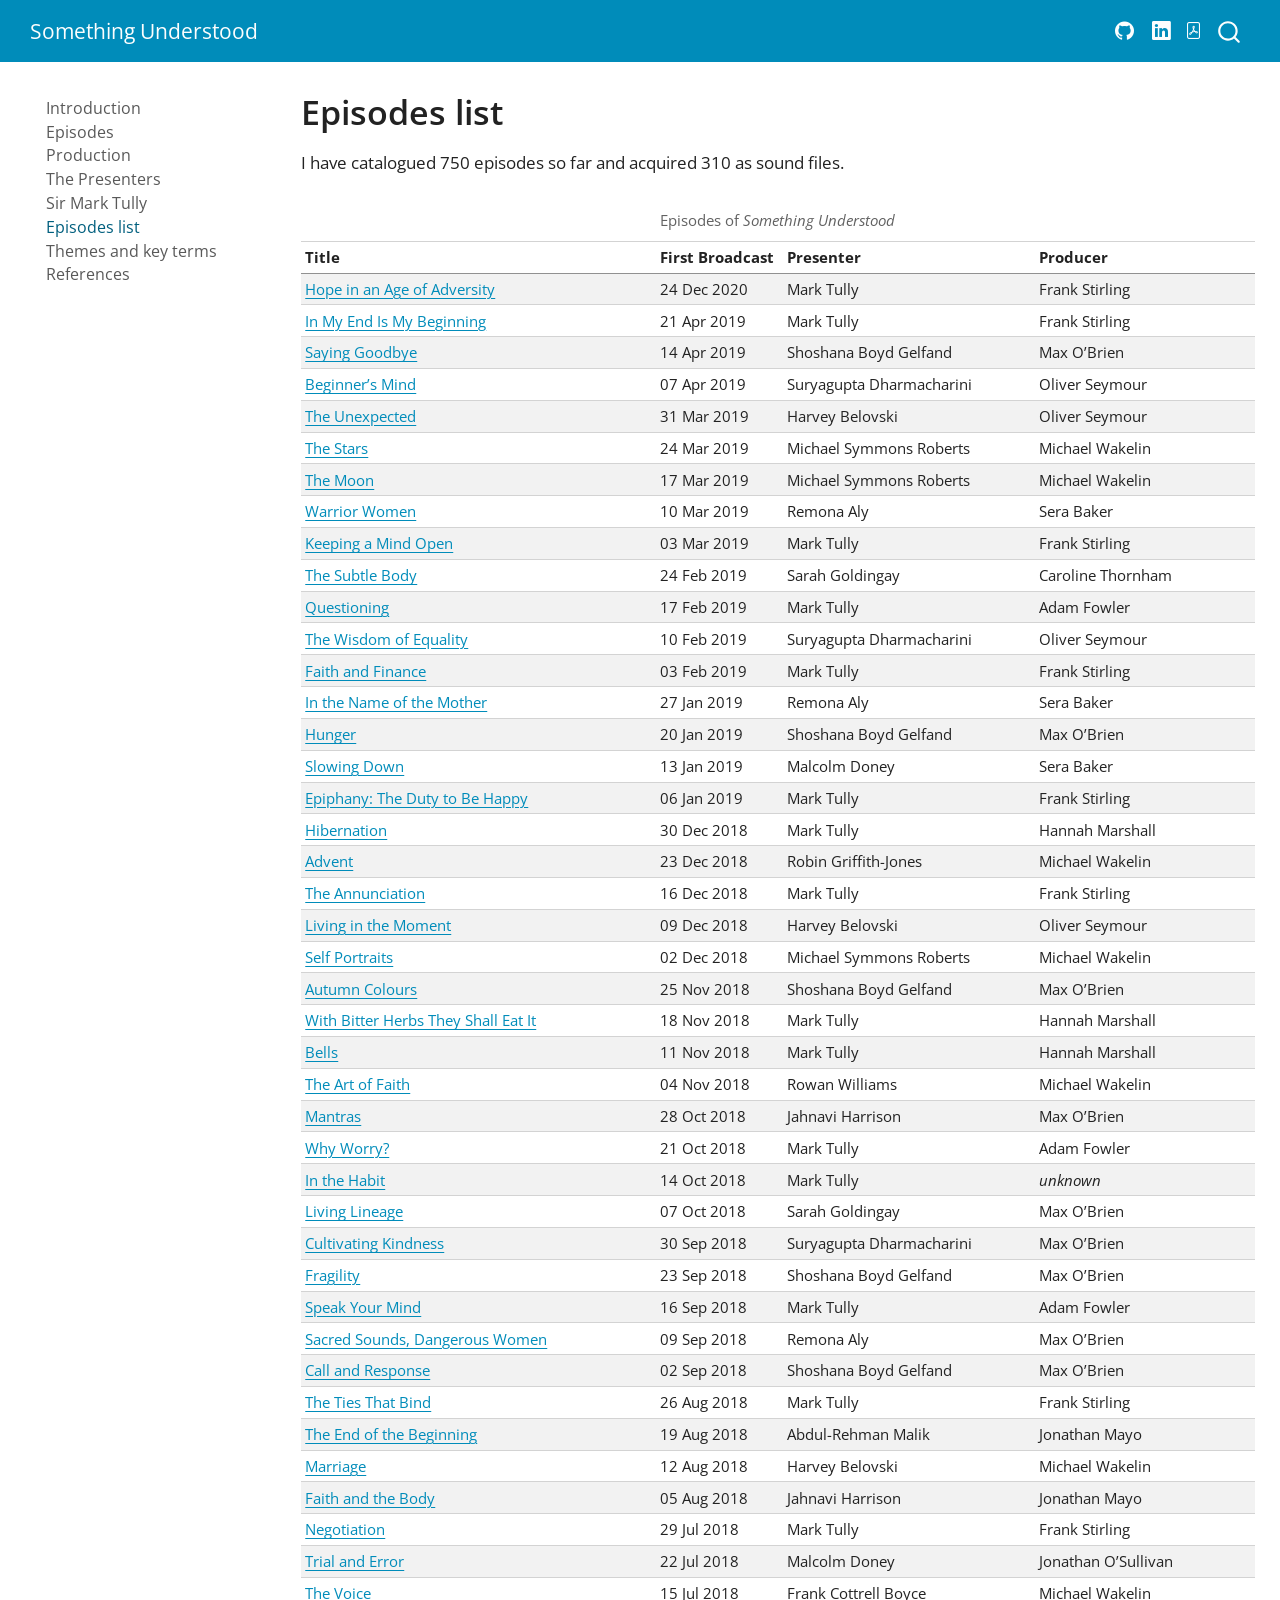
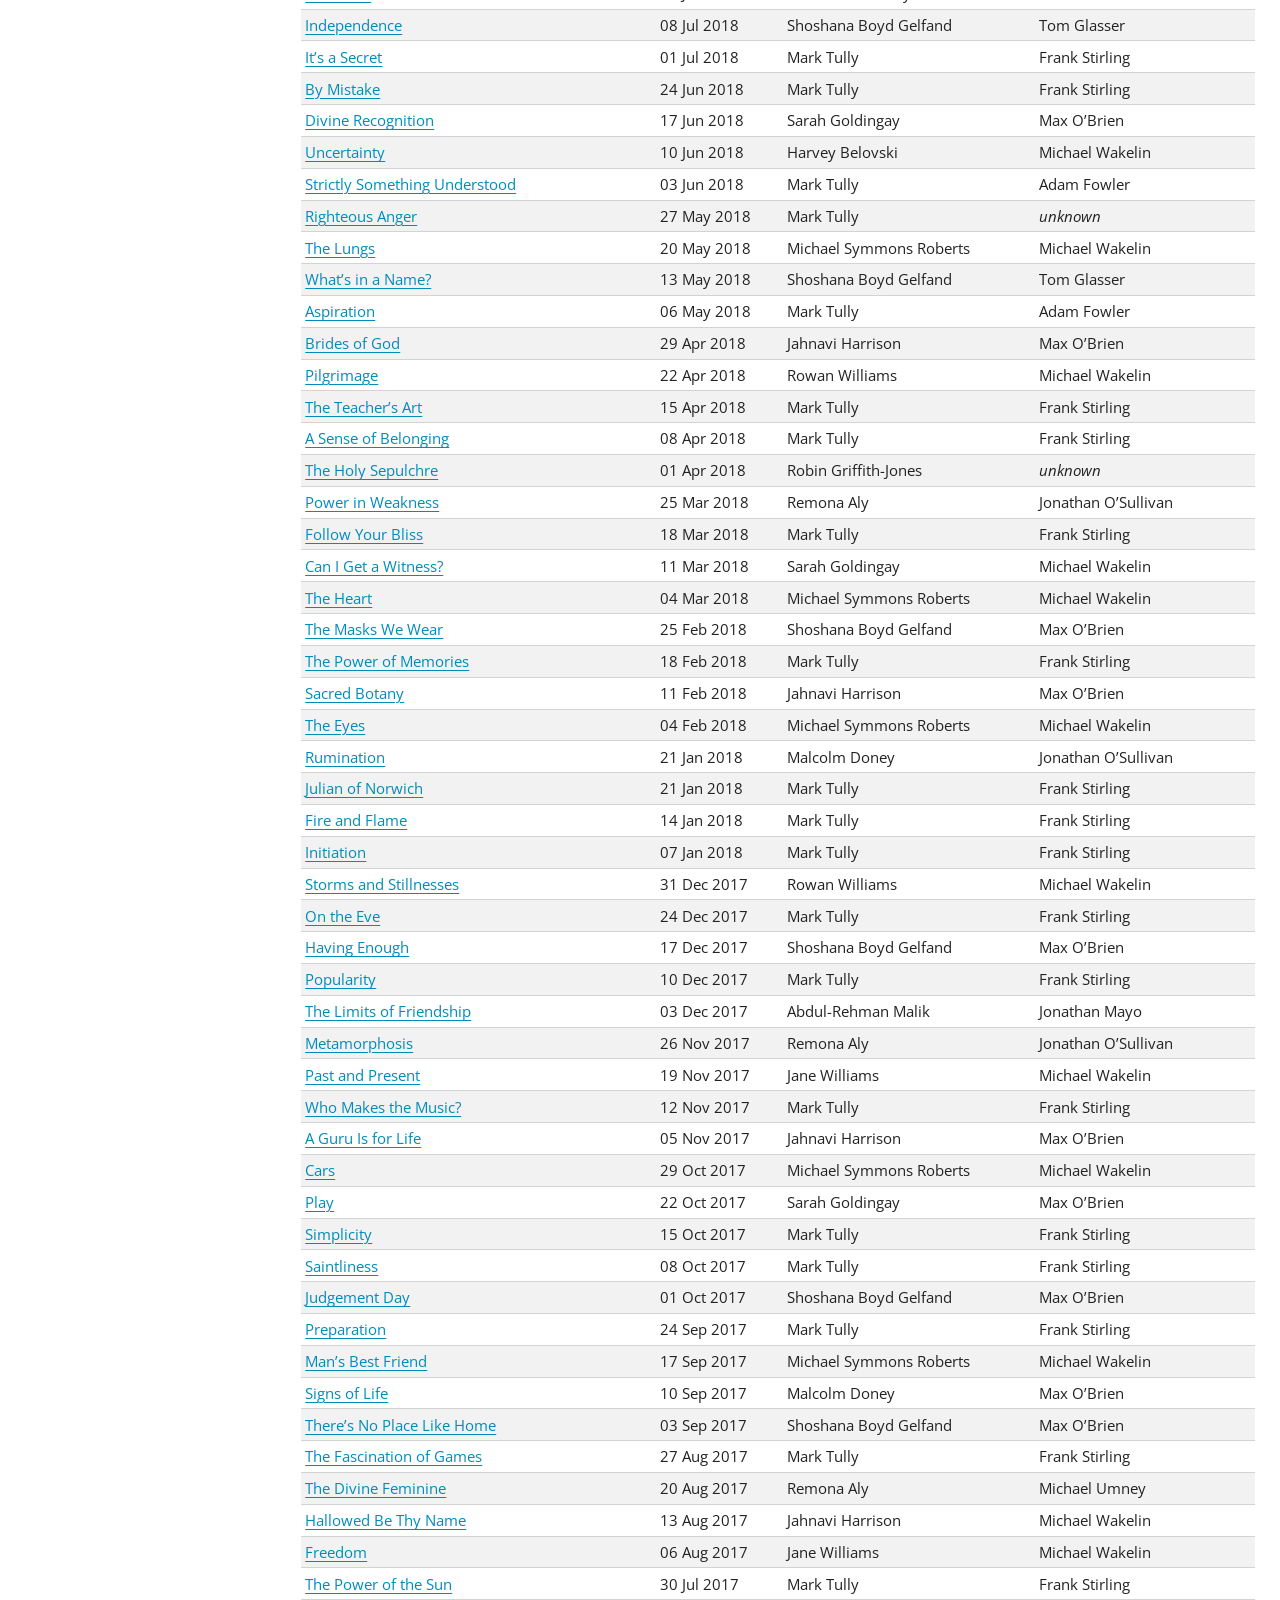
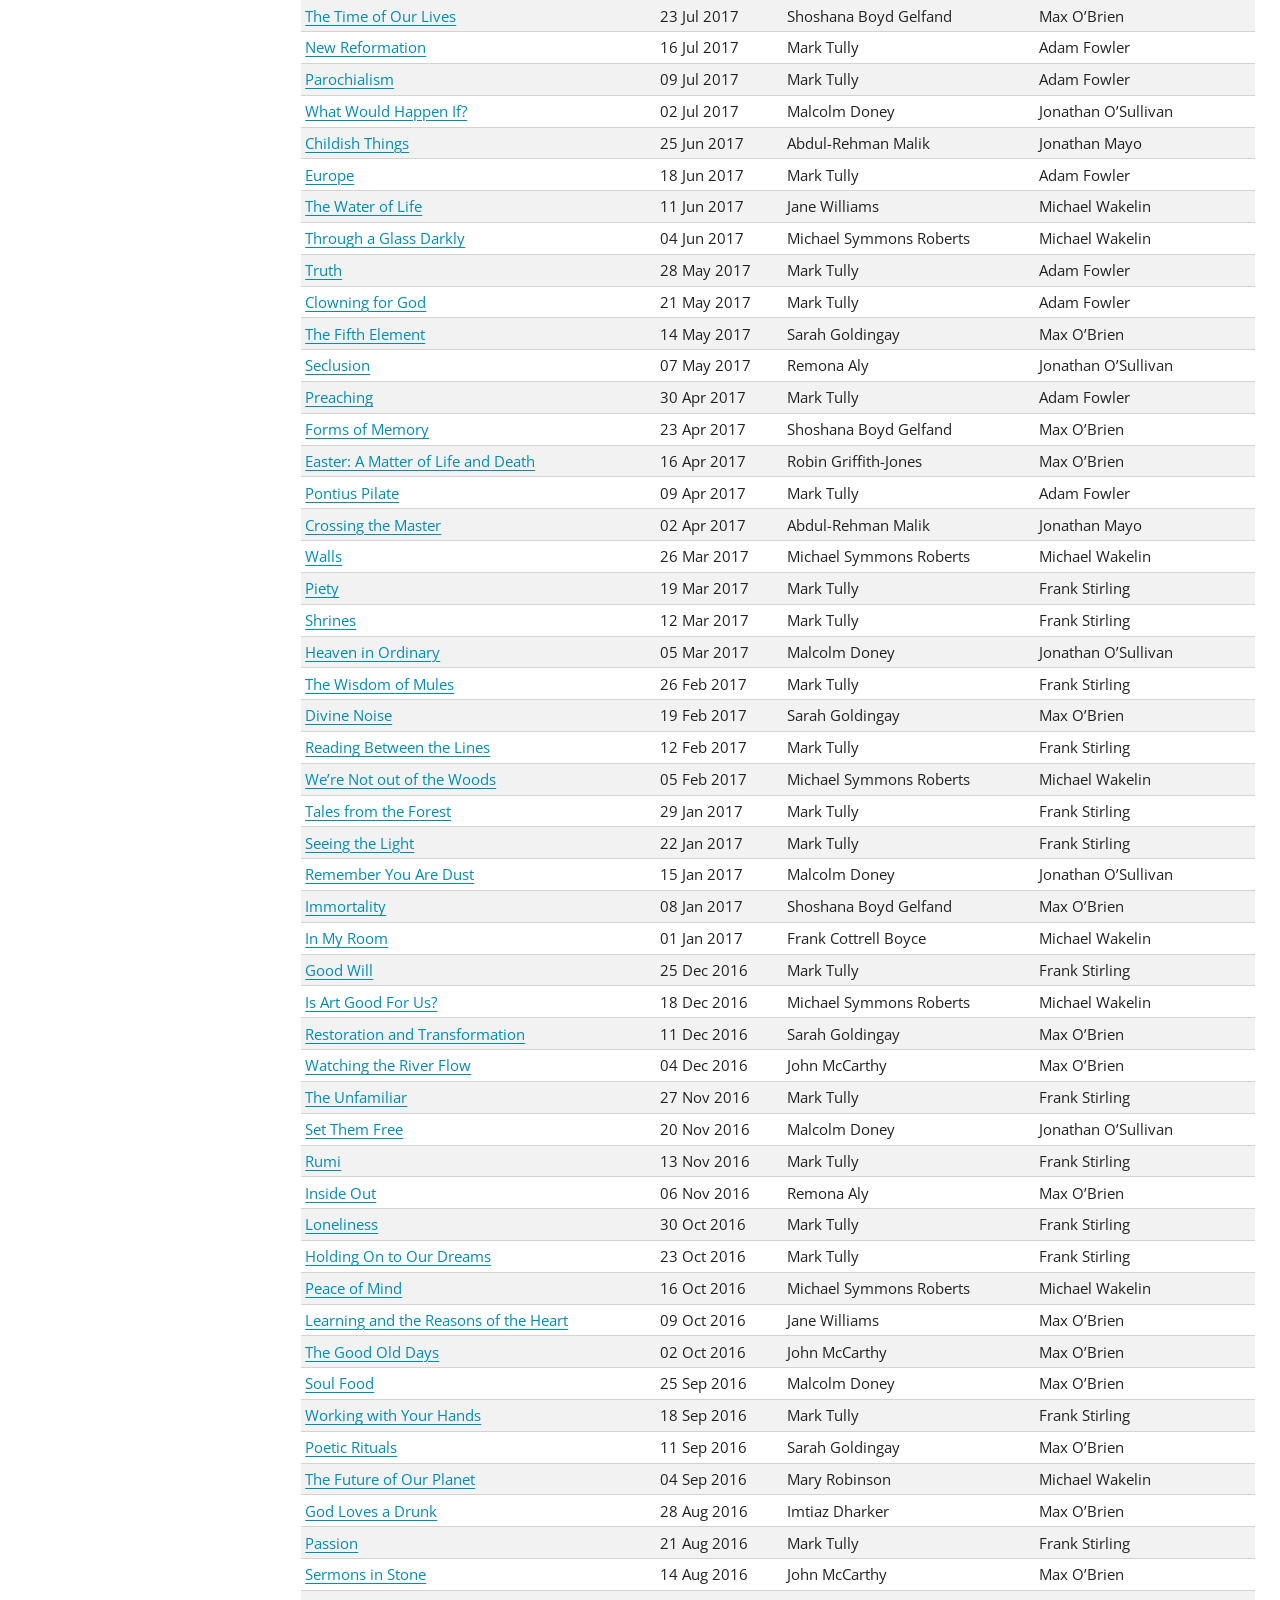
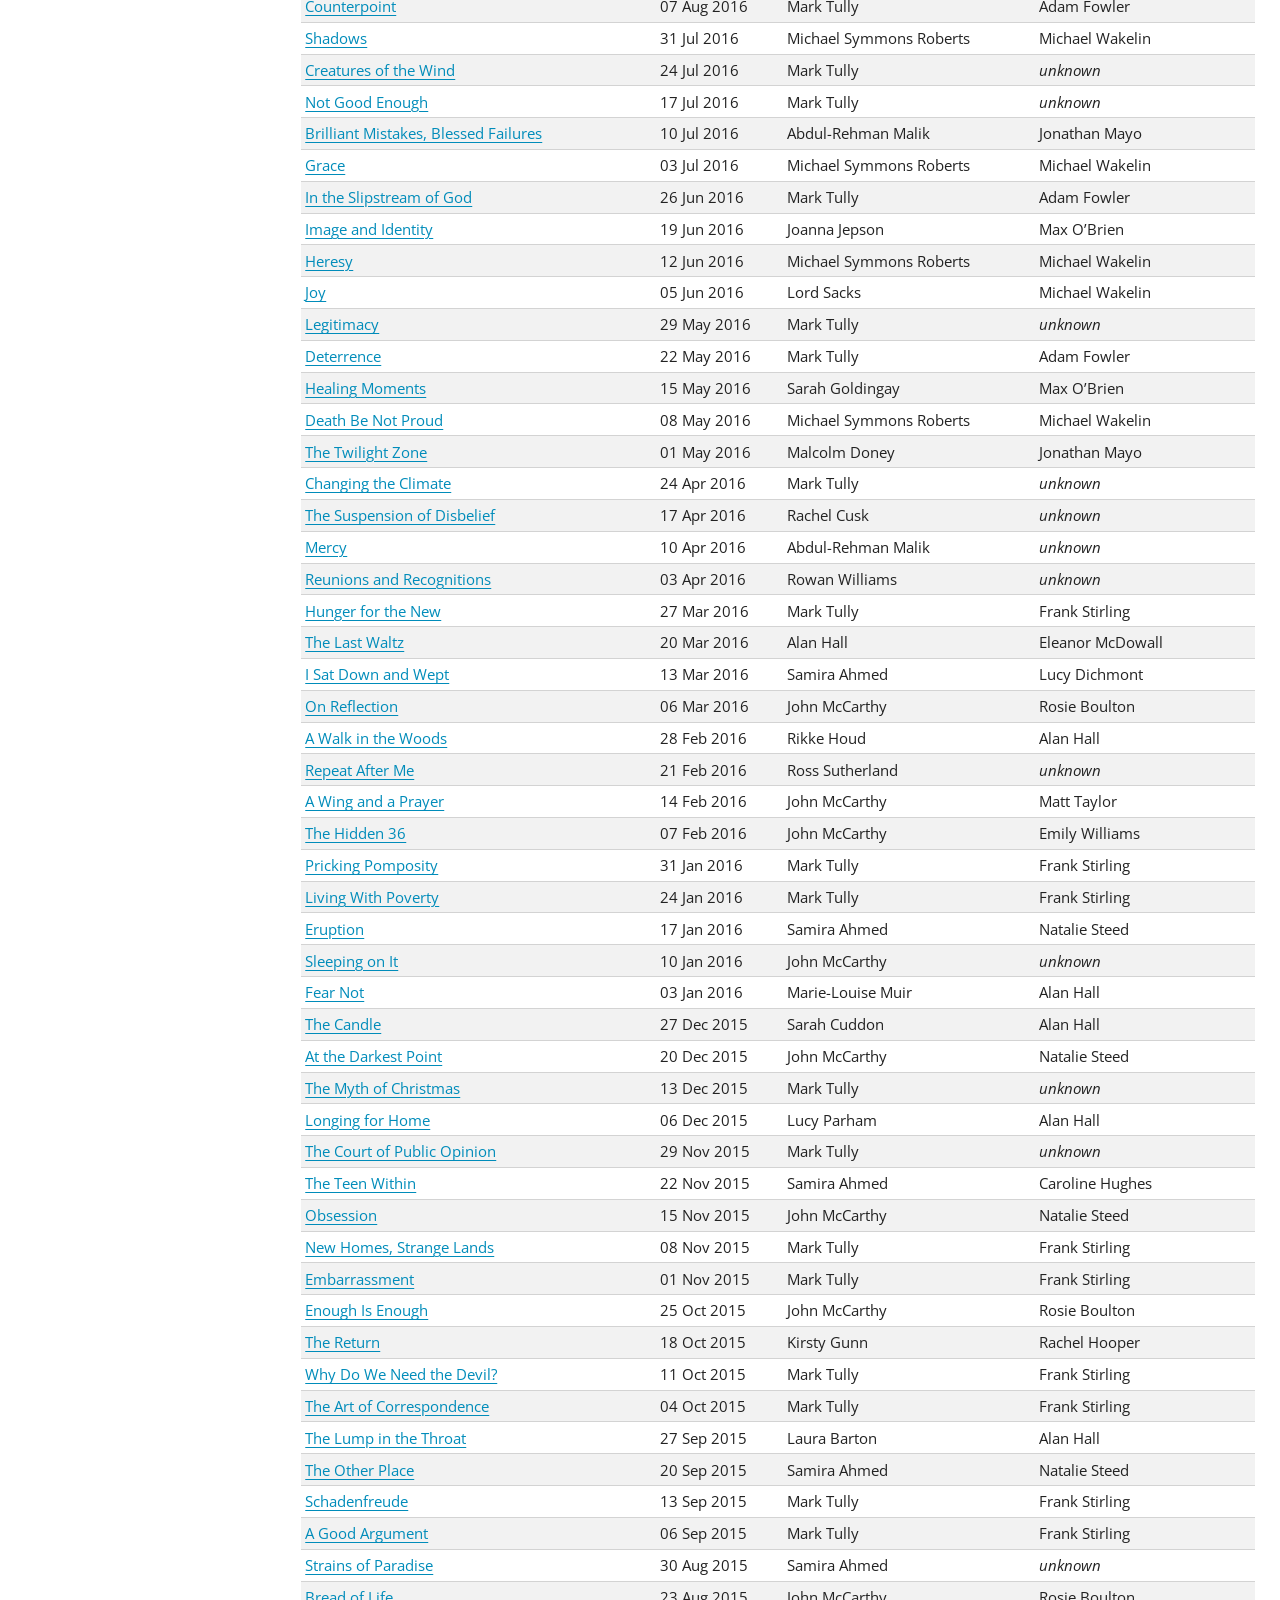
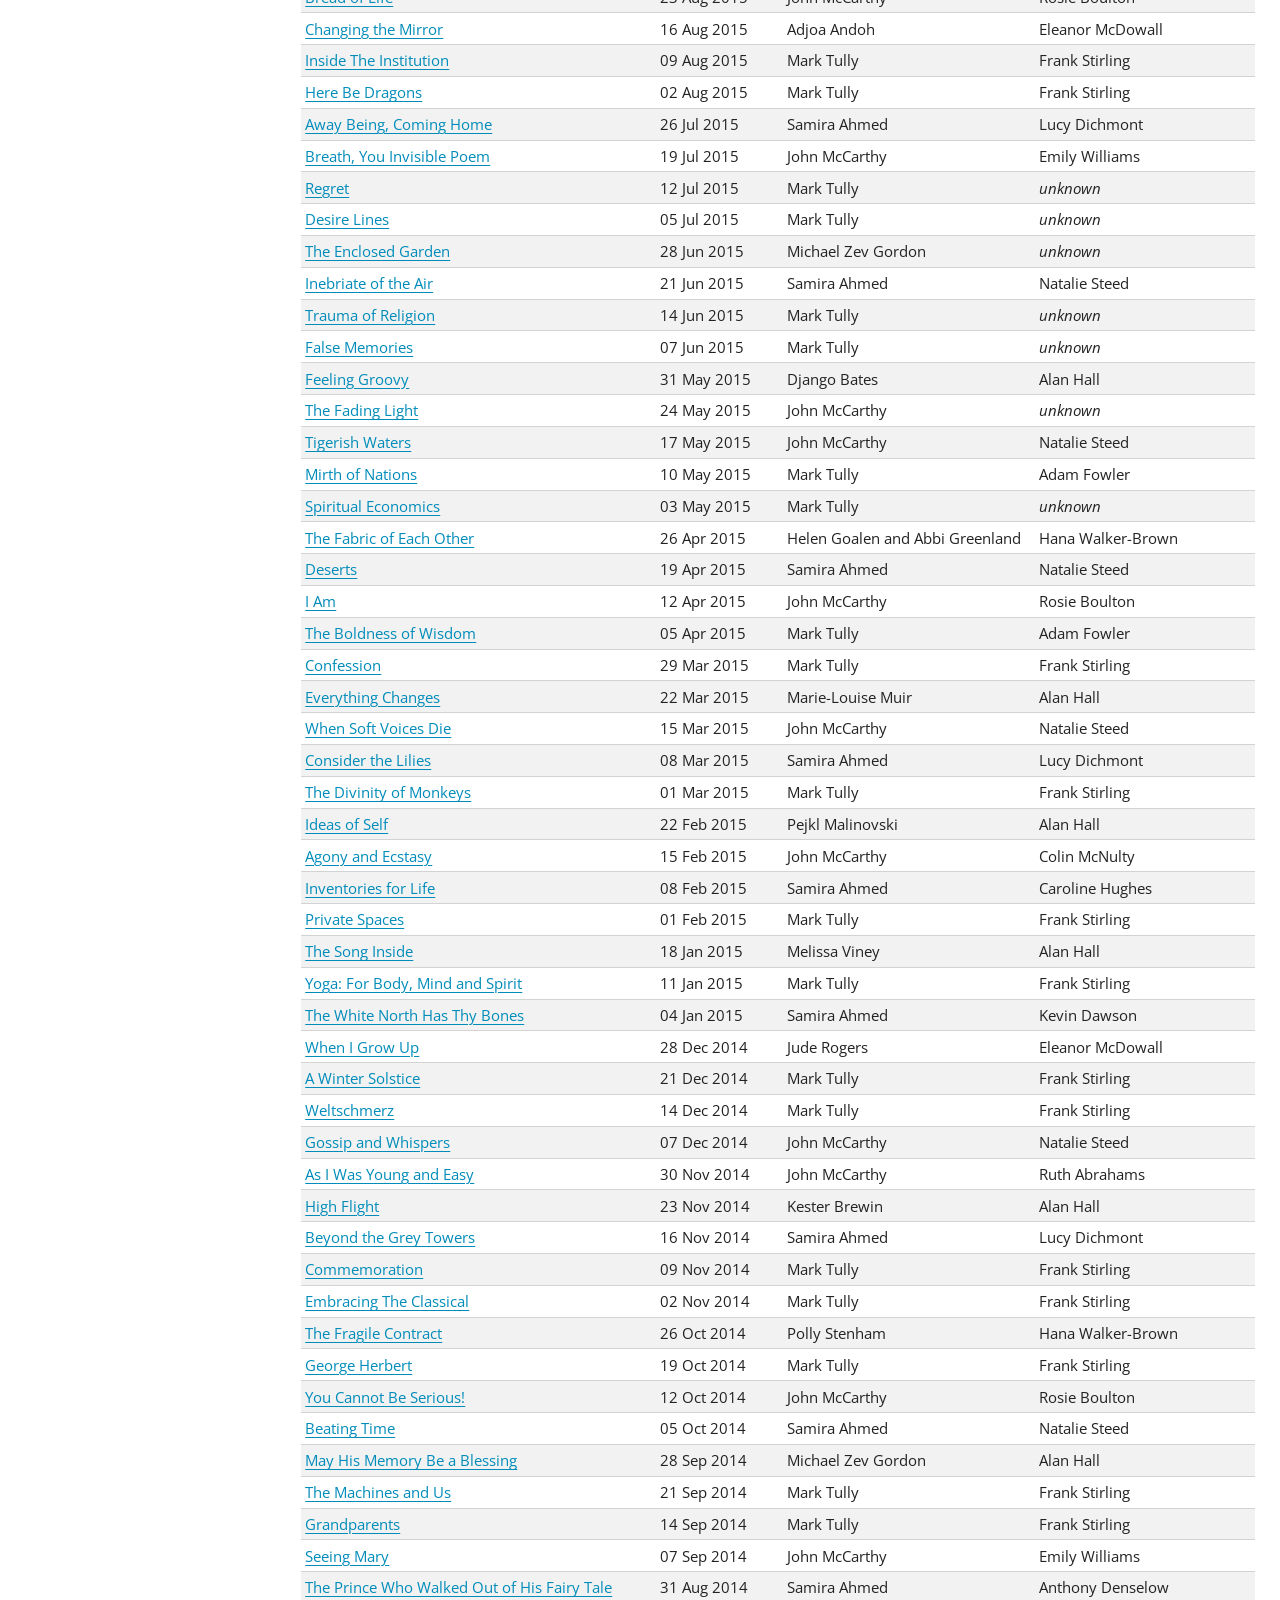
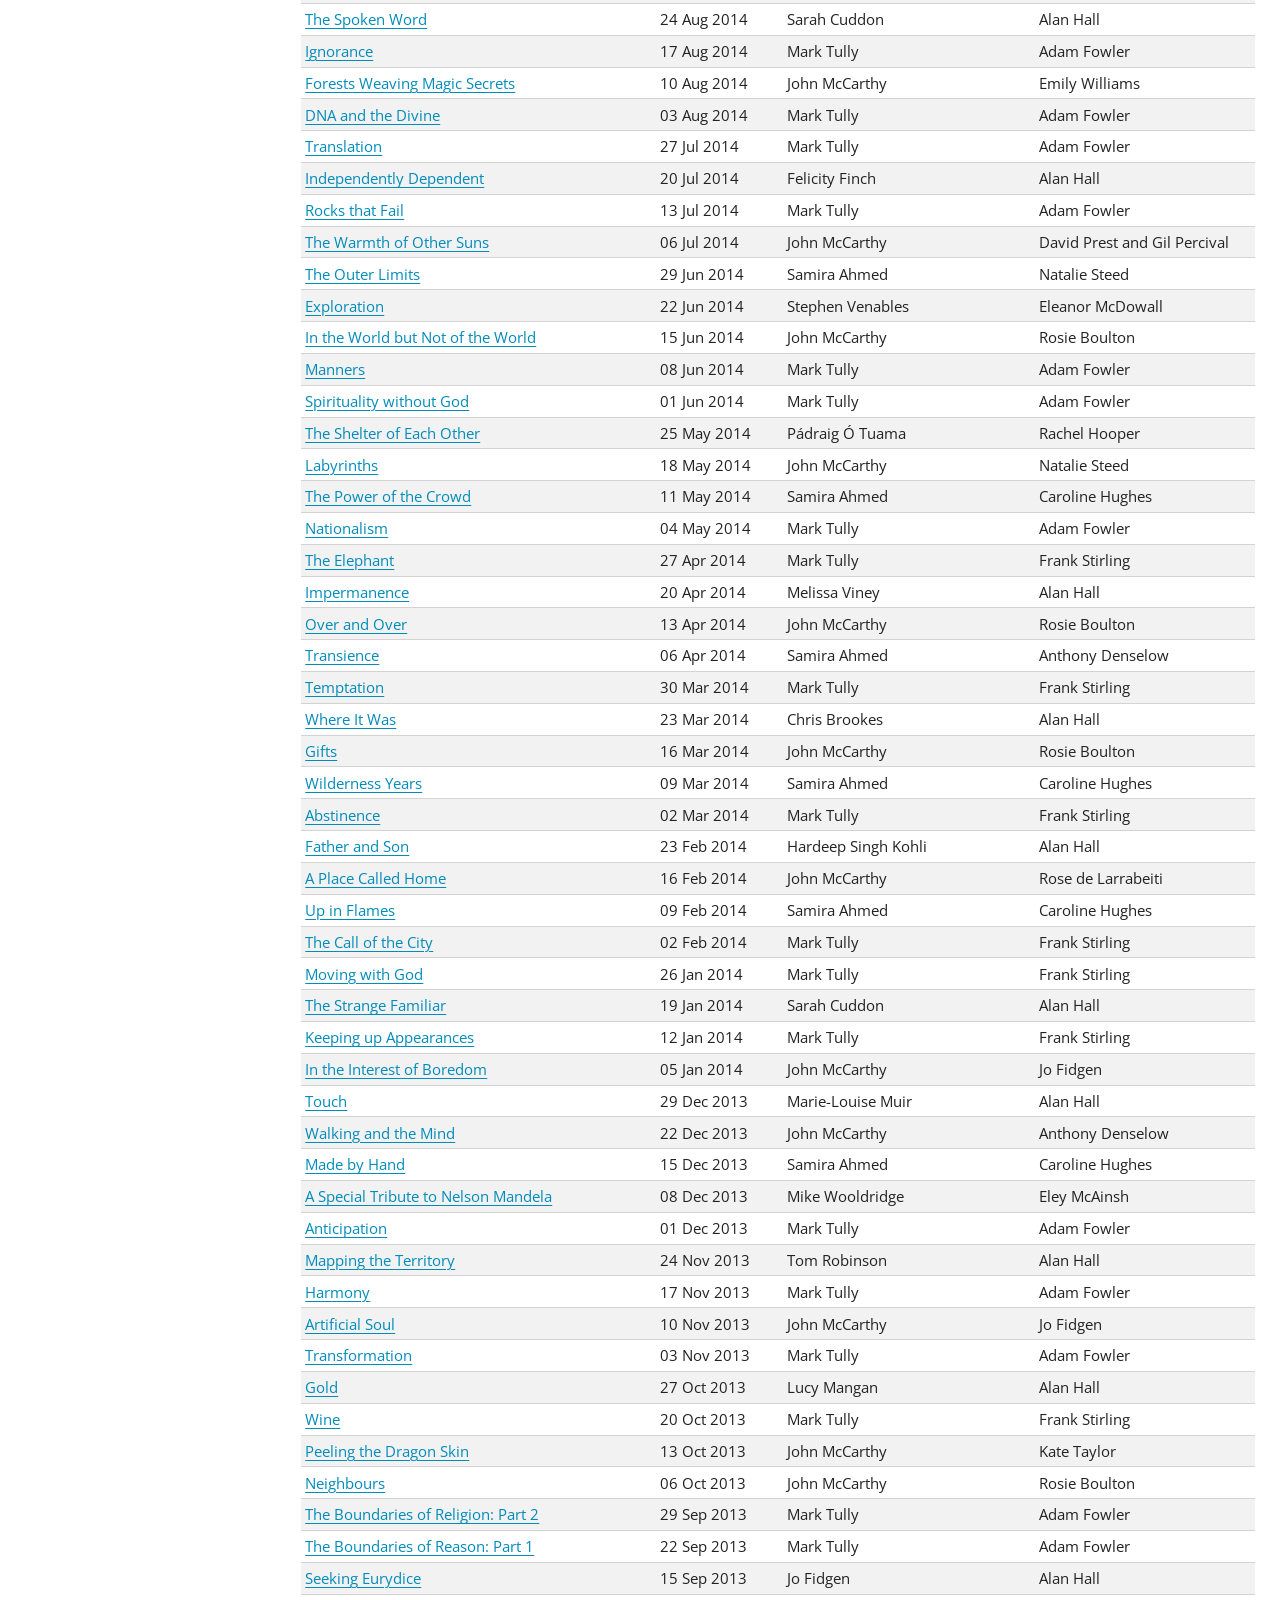
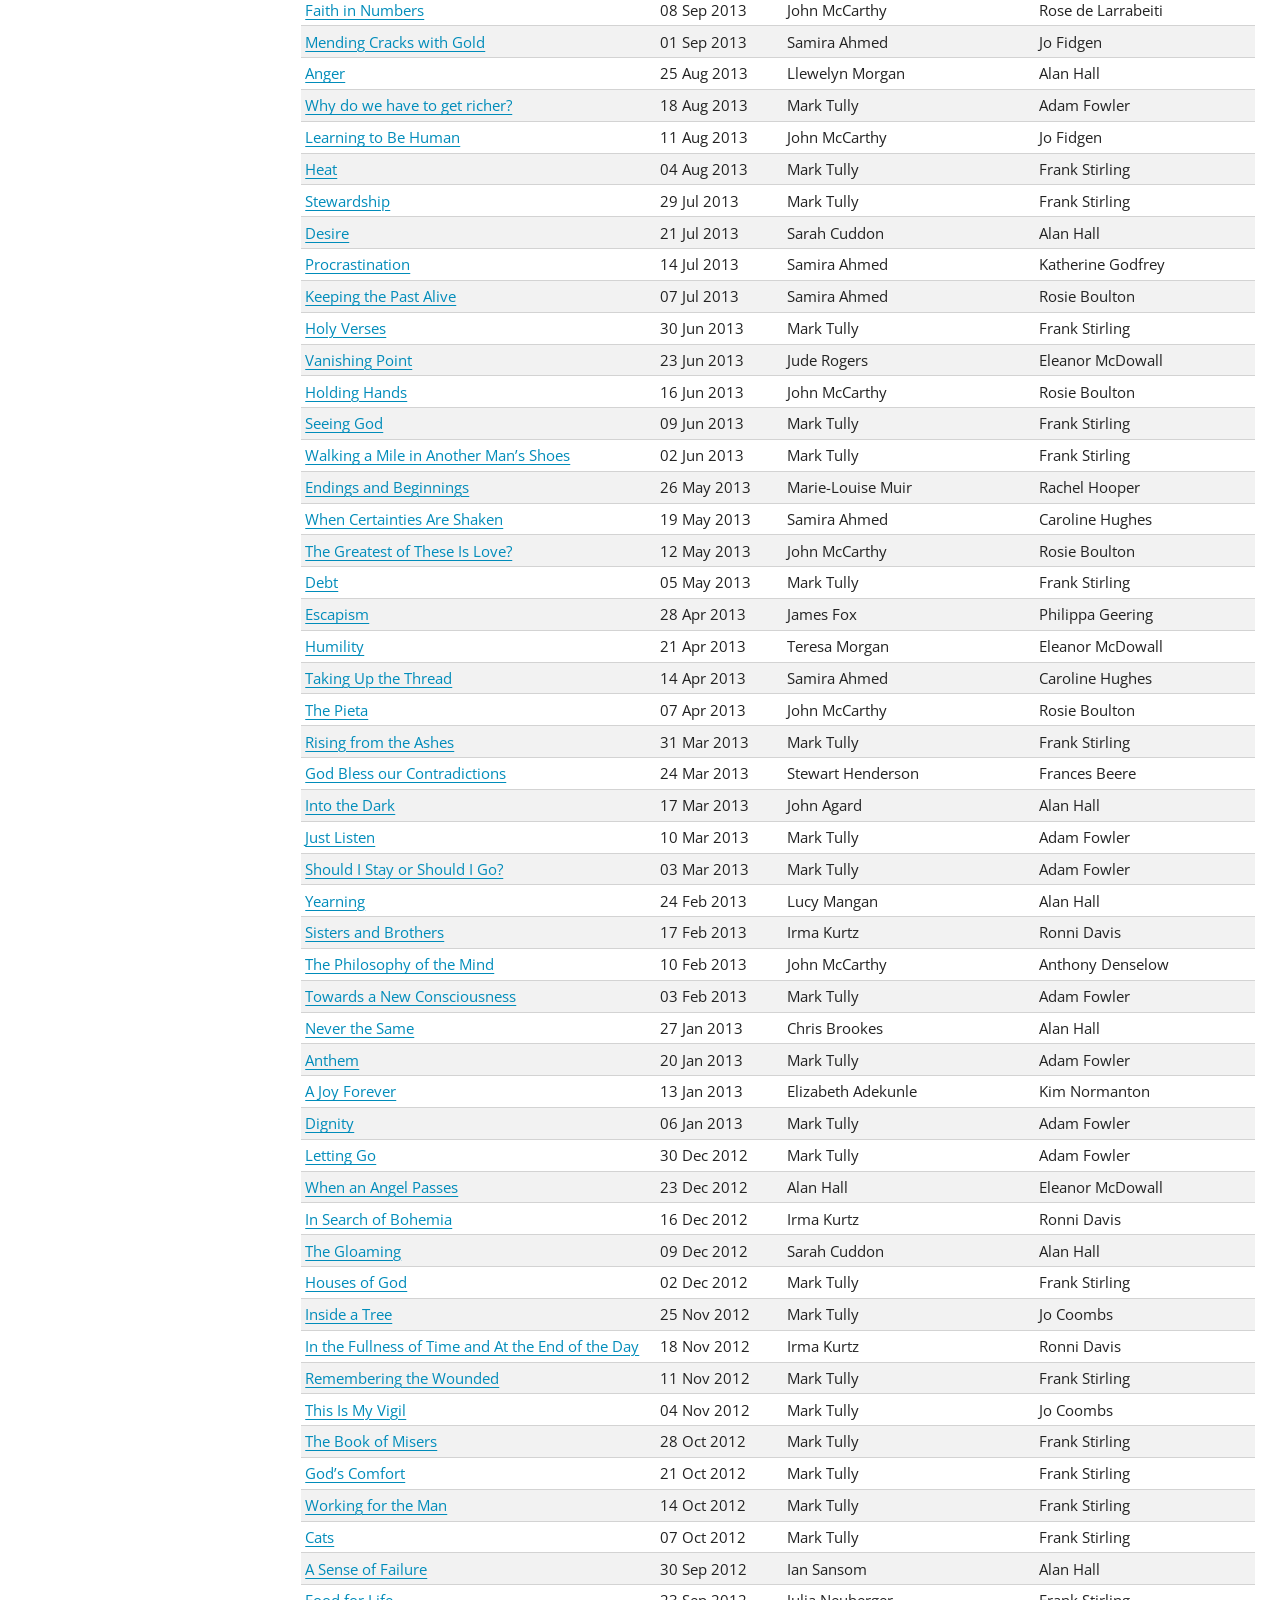
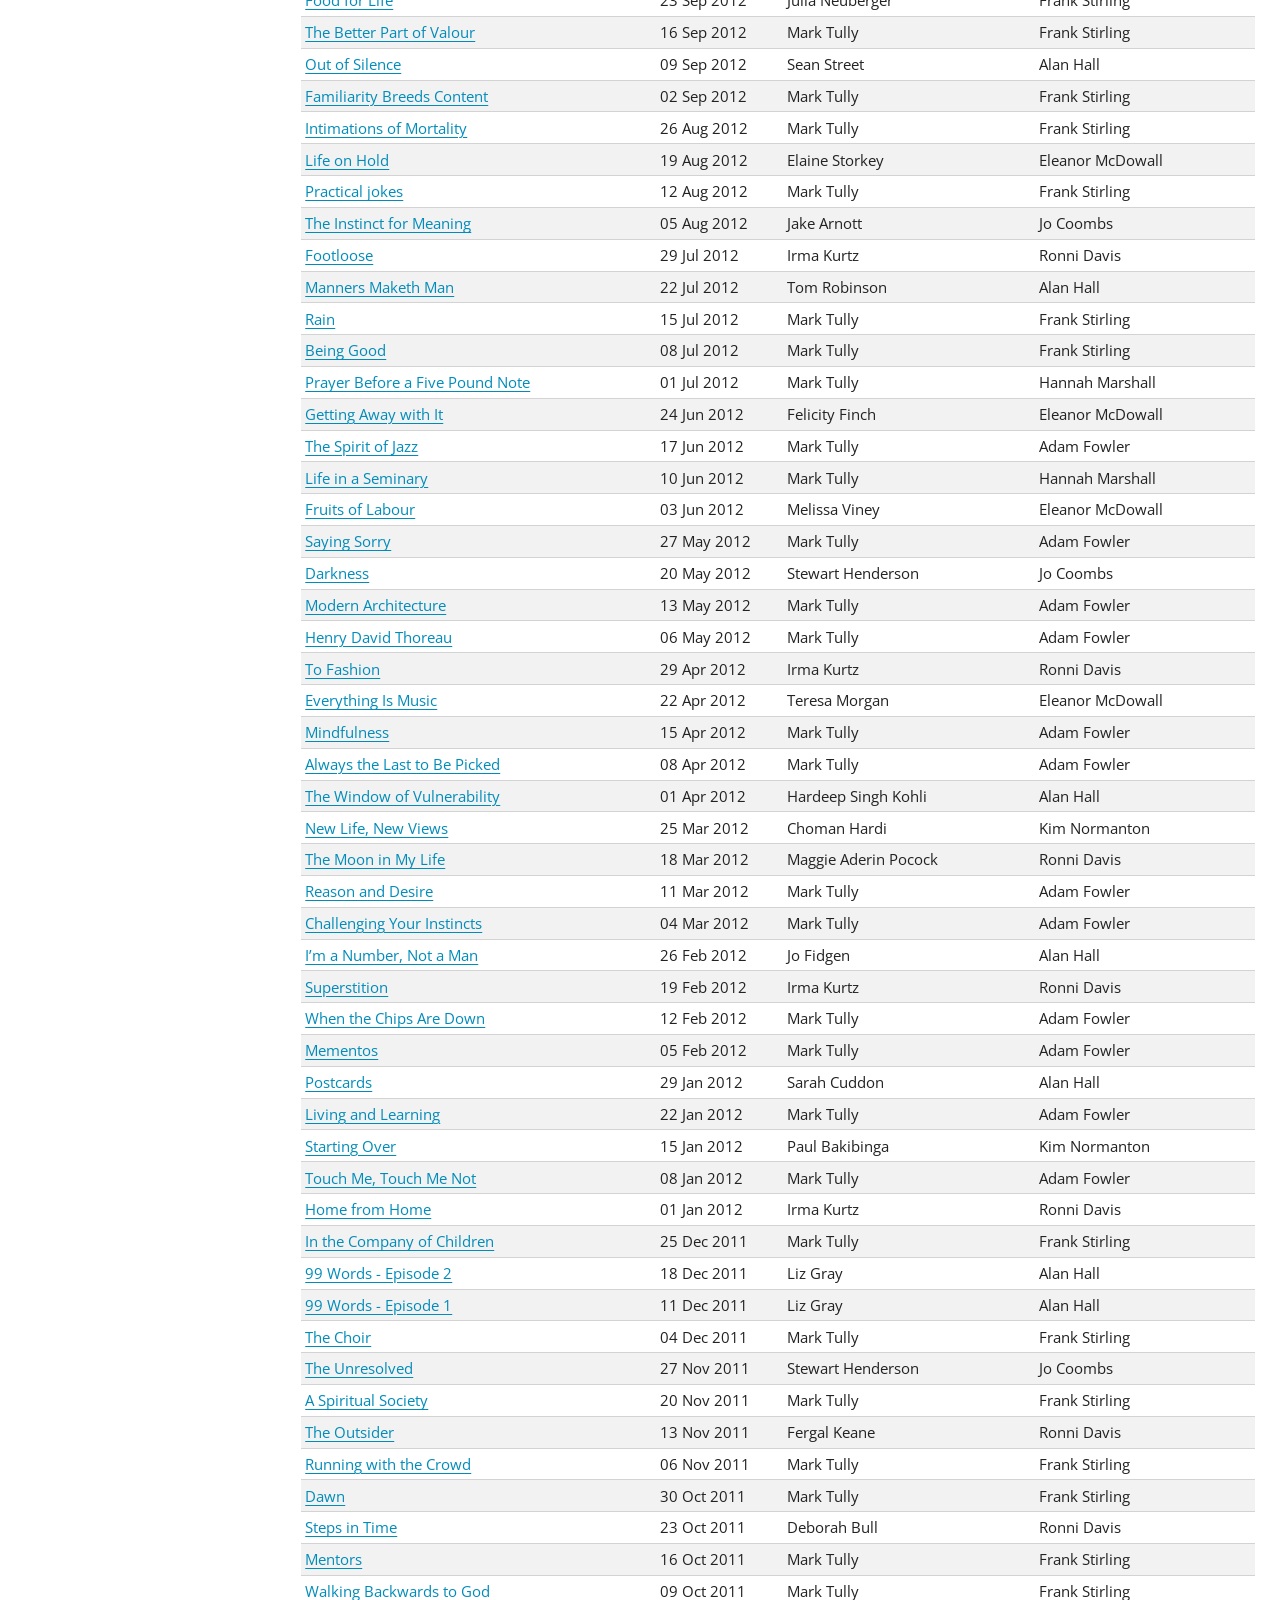
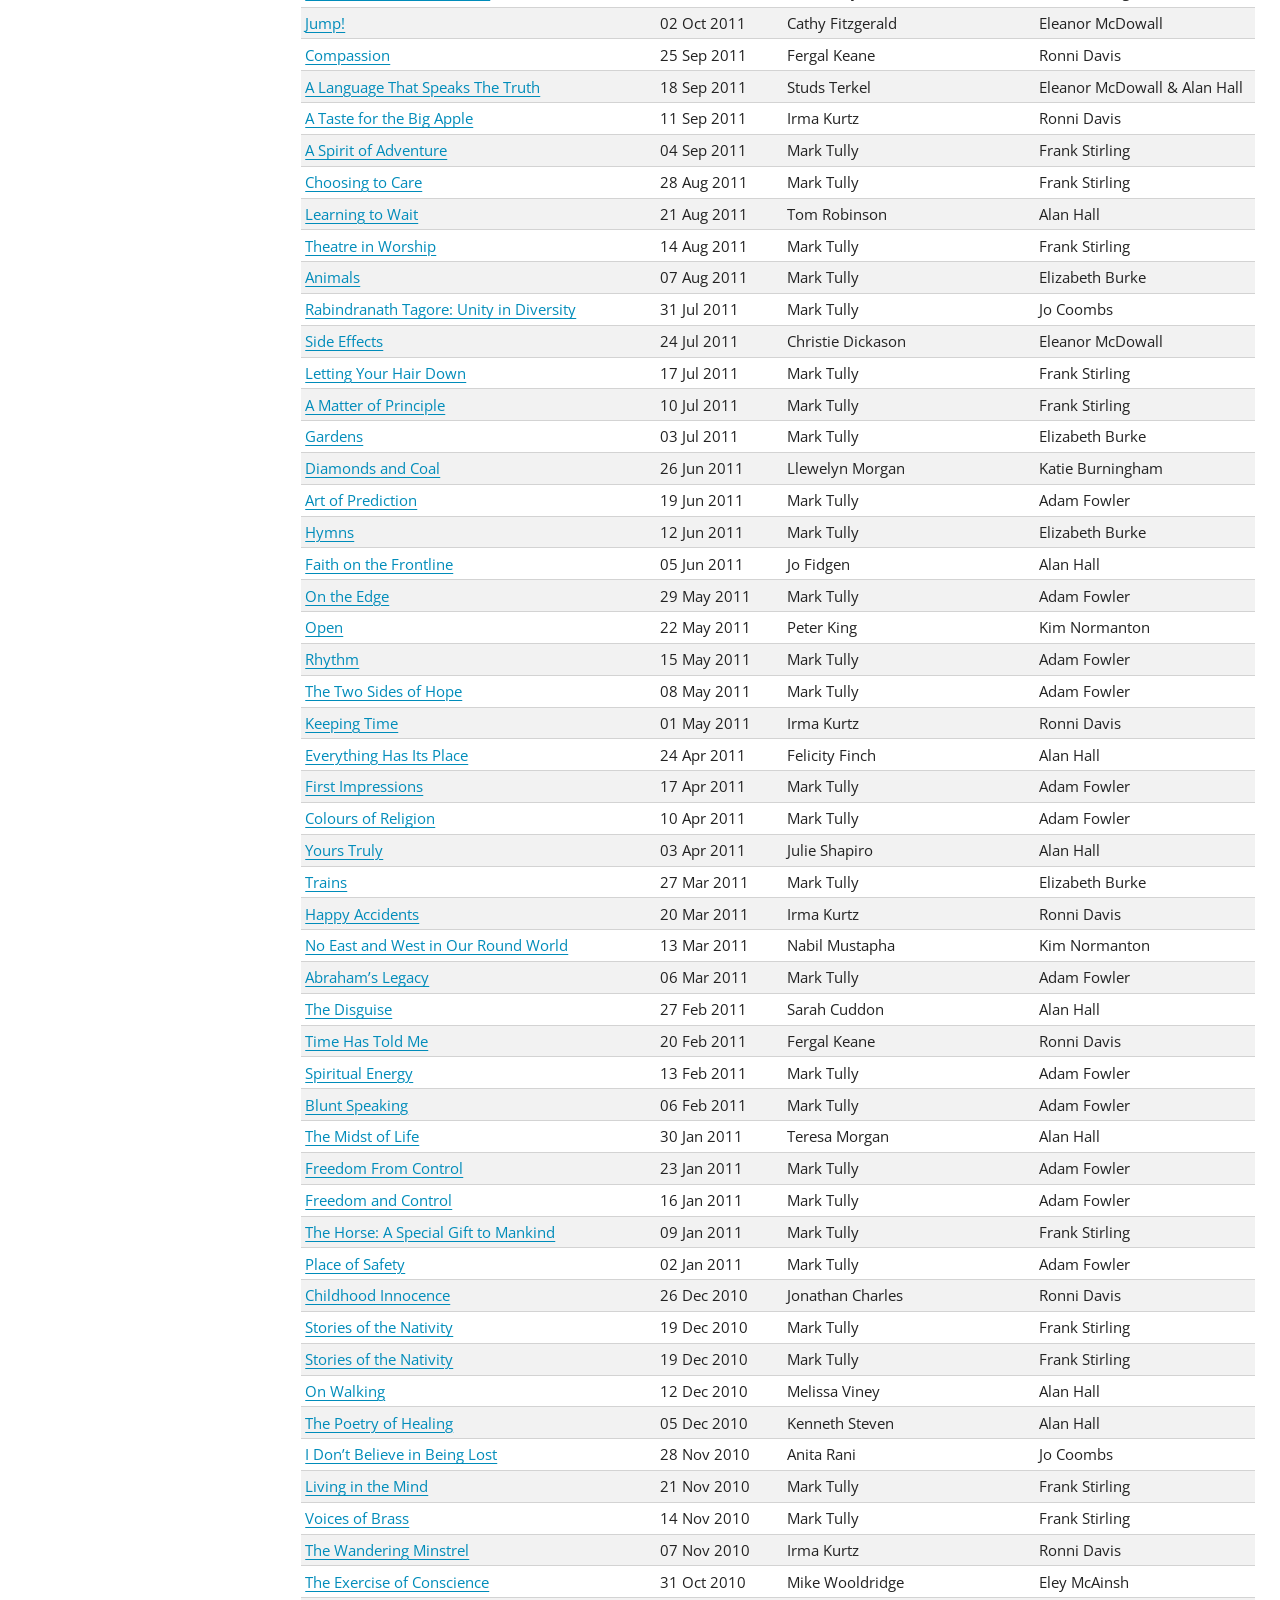
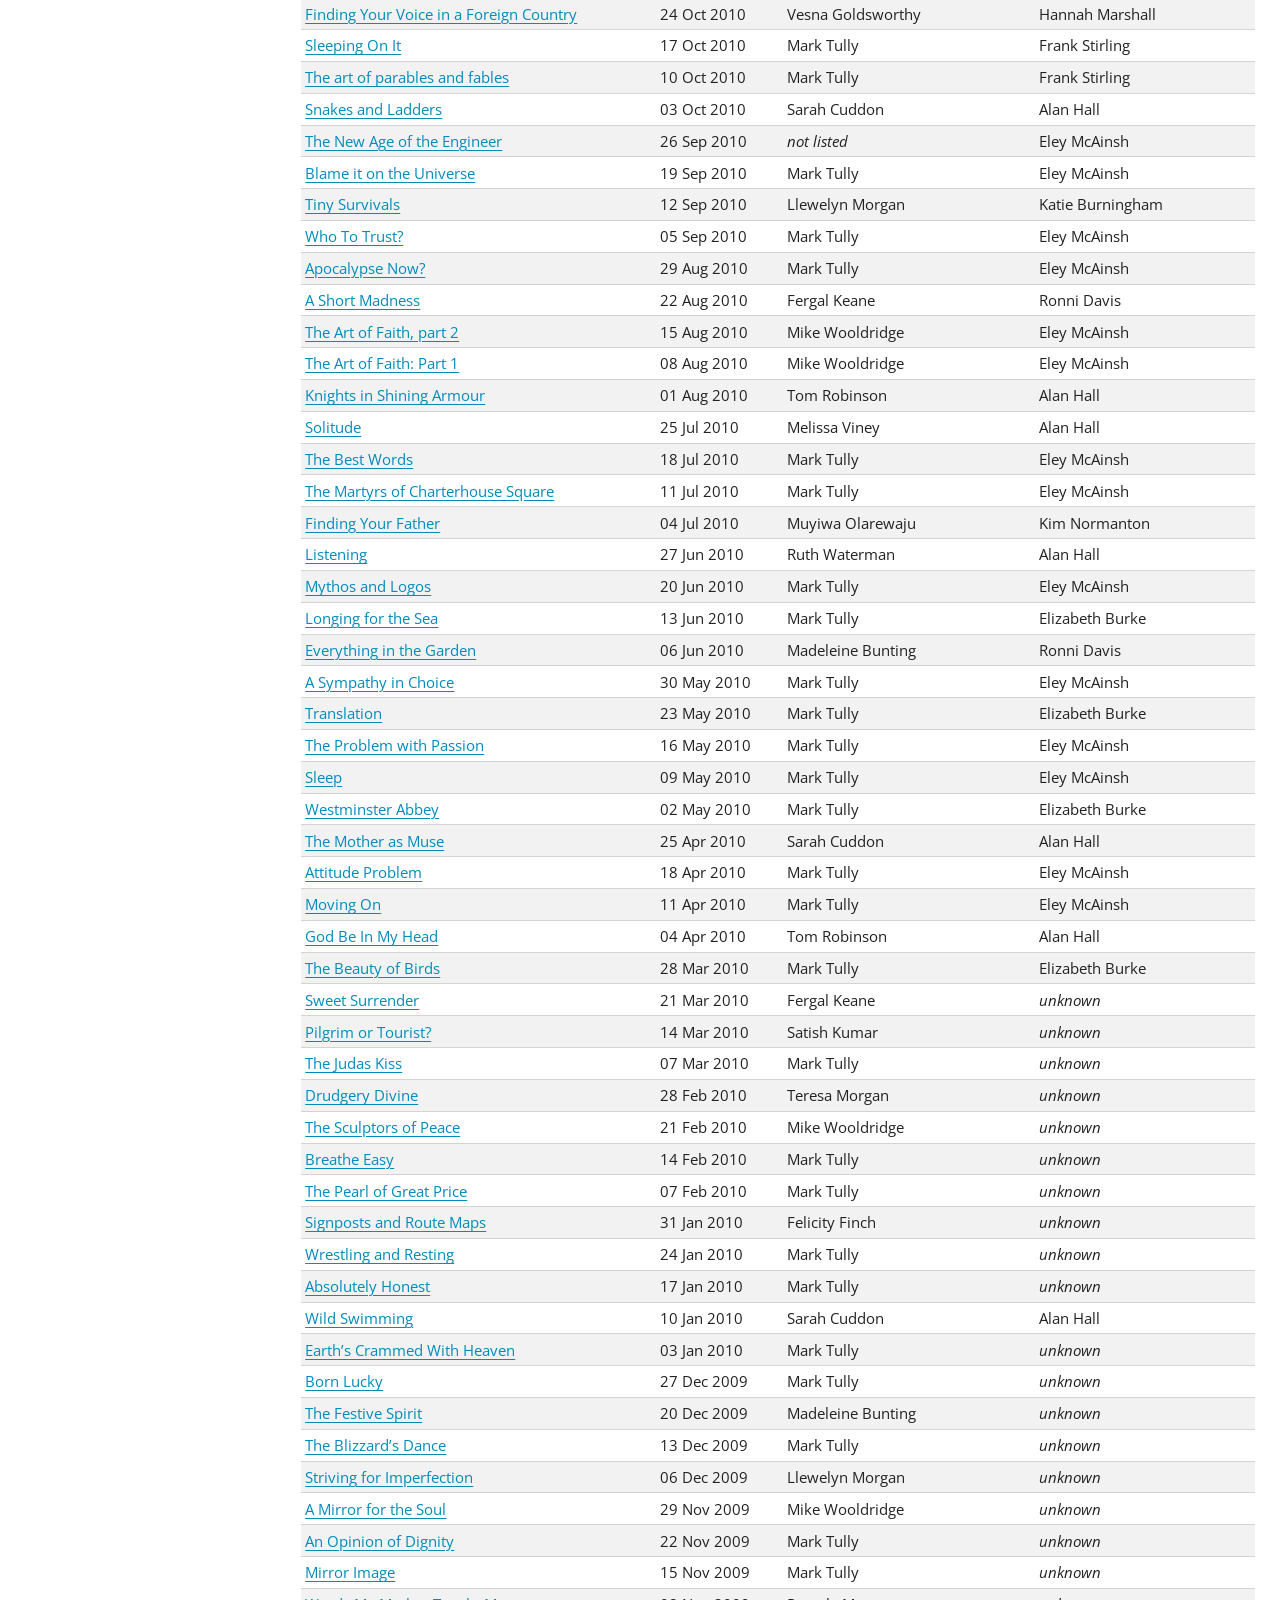
<file: docs/su-7-episodes.html>
<!DOCTYPE html>
<html xmlns="http://www.w3.org/1999/xhtml" lang="en" xml:lang="en"><head>

<meta charset="utf-8">
<meta name="generator" content="quarto-1.7.32">

<meta name="viewport" content="width=device-width, initial-scale=1.0, user-scalable=yes">


<title>Episodes list – Something Understood</title>
<style>
code{white-space: pre-wrap;}
span.smallcaps{font-variant: small-caps;}
div.columns{display: flex; gap: min(4vw, 1.5em);}
div.column{flex: auto; overflow-x: auto;}
div.hanging-indent{margin-left: 1.5em; text-indent: -1.5em;}
ul.task-list{list-style: none;}
ul.task-list li input[type="checkbox"] {
  width: 0.8em;
  margin: 0 0.8em 0.2em -1em; /* quarto-specific, see https://github.com/quarto-dev/quarto-cli/issues/4556 */ 
  vertical-align: middle;
}
</style>


<script src="site_libs/quarto-nav/quarto-nav.js"></script>
<script src="site_libs/quarto-nav/headroom.min.js"></script>
<script src="site_libs/clipboard/clipboard.min.js"></script>
<script src="site_libs/quarto-search/autocomplete.umd.js"></script>
<script src="site_libs/quarto-search/fuse.min.js"></script>
<script src="site_libs/quarto-search/quarto-search.js"></script>
<meta name="quarto:offset" content="./">
<link href="./su-8-themes.html" rel="next">
<link href="./mark-tully.html" rel="prev">
<link href="./favicon.ico" rel="icon">
<script src="site_libs/quarto-html/quarto.js" type="module"></script>
<script src="site_libs/quarto-html/tabsets/tabsets.js" type="module"></script>
<script src="site_libs/quarto-html/popper.min.js"></script>
<script src="site_libs/quarto-html/tippy.umd.min.js"></script>
<script src="site_libs/quarto-html/anchor.min.js"></script>
<link href="site_libs/quarto-html/tippy.css" rel="stylesheet">
<link href="site_libs/quarto-html/quarto-syntax-highlighting-37eea08aefeeee20ff55810ff984fec1.css" rel="stylesheet" id="quarto-text-highlighting-styles">
<script src="site_libs/bootstrap/bootstrap.min.js"></script>
<link href="site_libs/bootstrap/bootstrap-icons.css" rel="stylesheet">
<link href="site_libs/bootstrap/bootstrap-aa9f4d7e60fc996007fcb2b641357a51.min.css" rel="stylesheet" append-hash="true" id="quarto-bootstrap" data-mode="light">
<script id="quarto-search-options" type="application/json">{
  "location": "navbar",
  "copy-button": false,
  "collapse-after": 3,
  "panel-placement": "end",
  "type": "overlay",
  "limit": 50,
  "keyboard-shortcut": [
    "f",
    "/",
    "s"
  ],
  "show-item-context": false,
  "language": {
    "search-no-results-text": "No results",
    "search-matching-documents-text": "matching documents",
    "search-copy-link-title": "Copy link to search",
    "search-hide-matches-text": "Hide additional matches",
    "search-more-match-text": "more match in this document",
    "search-more-matches-text": "more matches in this document",
    "search-clear-button-title": "Clear",
    "search-text-placeholder": "",
    "search-detached-cancel-button-title": "Cancel",
    "search-submit-button-title": "Submit",
    "search-label": "Search"
  }
}</script>


</head>

<body class="nav-sidebar floating nav-fixed quarto-light">

<div id="quarto-search-results"></div>
  <header id="quarto-header" class="headroom fixed-top">
    <nav class="navbar navbar-expand-lg " data-bs-theme="dark">
      <div class="navbar-container container-fluid">
      <div class="navbar-brand-container mx-auto">
    <a class="navbar-brand" href="./index.html">
    <span class="navbar-title">Something Understood</span>
    </a>
  </div>
            <div id="quarto-search" class="" title="Search"></div>
          <button class="navbar-toggler" type="button" data-bs-toggle="collapse" data-bs-target="#navbarCollapse" aria-controls="navbarCollapse" role="menu" aria-expanded="false" aria-label="Toggle navigation" onclick="if (window.quartoToggleHeadroom) { window.quartoToggleHeadroom(); }">
  <span class="navbar-toggler-icon"></span>
</button>
          <div class="collapse navbar-collapse" id="navbarCollapse">
            <ul class="navbar-nav navbar-nav-scroll ms-auto">
  <li class="nav-item compact">
    <a class="nav-link" href="https://github.com/straightbourne"> <i class="bi bi-github" role="img">
</i> 
<span class="menu-text"></span></a>
  </li>  
  <li class="nav-item compact">
    <a class="nav-link" href="https://www.linkedin.com/in/straightbourne/"> <i class="bi bi-linkedin" role="img">
</i> 
<span class="menu-text"></span></a>
  </li>  
</ul>
          </div> <!-- /navcollapse -->
            <div class="quarto-navbar-tools">
    <a href="./Something-Understood.pdf" title="Download PDF" class="quarto-navigation-tool px-1" aria-label="Download PDF"><i class="bi bi-file-pdf"></i></a>
</div>
      </div> <!-- /container-fluid -->
    </nav>
  <nav class="quarto-secondary-nav">
    <div class="container-fluid d-flex">
      <button type="button" class="quarto-btn-toggle btn" data-bs-toggle="collapse" role="button" data-bs-target=".quarto-sidebar-collapse-item" aria-controls="quarto-sidebar" aria-expanded="false" aria-label="Toggle sidebar navigation" onclick="if (window.quartoToggleHeadroom) { window.quartoToggleHeadroom(); }">
        <i class="bi bi-layout-text-sidebar-reverse"></i>
      </button>
        <nav class="quarto-page-breadcrumbs" aria-label="breadcrumb"><ol class="breadcrumb"><li class="breadcrumb-item"><a href="./su-7-episodes.html">Episodes list</a></li></ol></nav>
        <a class="flex-grow-1" role="navigation" data-bs-toggle="collapse" data-bs-target=".quarto-sidebar-collapse-item" aria-controls="quarto-sidebar" aria-expanded="false" aria-label="Toggle sidebar navigation" onclick="if (window.quartoToggleHeadroom) { window.quartoToggleHeadroom(); }">      
        </a>
    </div>
  </nav>
</header>
<!-- content -->
<div id="quarto-content" class="quarto-container page-columns page-rows-contents page-layout-full page-navbar">
<!-- sidebar -->
  <nav id="quarto-sidebar" class="sidebar collapse collapse-horizontal quarto-sidebar-collapse-item sidebar-navigation floating overflow-auto">
    <div class="sidebar-menu-container"> 
    <ul class="list-unstyled mt-1">
        <li class="sidebar-item">
  <div class="sidebar-item-container"> 
  <a href="./index.html" class="sidebar-item-text sidebar-link">
 <span class="menu-text">Introduction</span></a>
  </div>
</li>
        <li class="sidebar-item">
  <div class="sidebar-item-container"> 
  <a href="./su-1-episodes.html" class="sidebar-item-text sidebar-link">
 <span class="menu-text">Episodes</span></a>
  </div>
</li>
        <li class="sidebar-item">
  <div class="sidebar-item-container"> 
  <a href="./su-2-production.html" class="sidebar-item-text sidebar-link">
 <span class="menu-text">Production</span></a>
  </div>
</li>
        <li class="sidebar-item">
  <div class="sidebar-item-container"> 
  <a href="./su-3-presenters.html" class="sidebar-item-text sidebar-link">
 <span class="menu-text">The Presenters</span></a>
  </div>
</li>
        <li class="sidebar-item">
  <div class="sidebar-item-container"> 
  <a href="./mark-tully.html" class="sidebar-item-text sidebar-link">
 <span class="menu-text">Sir Mark Tully</span></a>
  </div>
</li>
        <li class="sidebar-item">
  <div class="sidebar-item-container"> 
  <a href="./su-7-episodes.html" class="sidebar-item-text sidebar-link active">
 <span class="menu-text">Episodes list</span></a>
  </div>
</li>
        <li class="sidebar-item">
  <div class="sidebar-item-container"> 
  <a href="./su-8-themes.html" class="sidebar-item-text sidebar-link">
 <span class="menu-text">Themes and key terms</span></a>
  </div>
</li>
        <li class="sidebar-item">
  <div class="sidebar-item-container"> 
  <a href="./references.html" class="sidebar-item-text sidebar-link">
 <span class="menu-text">References</span></a>
  </div>
</li>
    </ul>
    </div>
</nav>
<div id="quarto-sidebar-glass" class="quarto-sidebar-collapse-item" data-bs-toggle="collapse" data-bs-target=".quarto-sidebar-collapse-item"></div>
<!-- margin-sidebar -->
    
<!-- main -->
<main class="content column-page-right" id="quarto-document-content">

<header id="title-block-header" class="quarto-title-block default">
<div class="quarto-title">
<h1 class="title"><span id="su-episode-list" class="quarto-section-identifier">Episodes list</span></h1>
</div>



<div class="quarto-title-meta column-page-right">

    
  
    
  </div>
  


</header>


<p>I have catalogued 750 episodes so far and acquired 310 as sound files.</p>
<!-- The episode b00h3xw8 on running was downloaded on 8 Feb 2022 as 01/02/2009, pid m00148j5. -->
<div class="cell">
<div class="cell-output-display">
<table class="caption-top table table-sm table-striped small">
<caption>Episodes of <em>Something Understood</em></caption>
<thead>
<tr class="header">
<th style="text-align: left;">Title</th>
<th style="text-align: left;">First Broadcast</th>
<th style="text-align: left;">Presenter</th>
<th style="text-align: left;">Producer</th>
</tr>
</thead>
<tbody>
<tr class="odd">
<td style="text-align: left;"><a href="https://www.bbc.co.uk/programmes/m000qjcq" title="BBC Programme website">Hope in an Age of Adversity</a></td>
<td style="text-align: left;">24 Dec 2020</td>
<td style="text-align: left;">Mark Tully</td>
<td style="text-align: left;">Frank Stirling</td>
</tr>
<tr class="even">
<td style="text-align: left;"><a href="https://www.bbc.co.uk/programmes/m0004dwy" title="BBC Programme website">In My End Is My Beginning</a></td>
<td style="text-align: left;">21 Apr 2019</td>
<td style="text-align: left;">Mark Tully</td>
<td style="text-align: left;">Frank Stirling</td>
</tr>
<tr class="odd">
<td style="text-align: left;"><a href="https://www.bbc.co.uk/programmes/m00046p5" title="BBC Programme website">Saying Goodbye</a></td>
<td style="text-align: left;">14 Apr 2019</td>
<td style="text-align: left;">Shoshana Boyd Gelfand</td>
<td style="text-align: left;">Max O’Brien</td>
</tr>
<tr class="even">
<td style="text-align: left;"><a href="https://www.bbc.co.uk/programmes/m00040gl" title="BBC Programme website">Beginner’s Mind</a></td>
<td style="text-align: left;">07 Apr 2019</td>
<td style="text-align: left;">Suryagupta Dharmacharini</td>
<td style="text-align: left;">Oliver Seymour</td>
</tr>
<tr class="odd">
<td style="text-align: left;"><a href="https://www.bbc.co.uk/programmes/m0003sy3" title="BBC Programme website">The Unexpected</a></td>
<td style="text-align: left;">31 Mar 2019</td>
<td style="text-align: left;">Harvey Belovski</td>
<td style="text-align: left;">Oliver Seymour</td>
</tr>
<tr class="even">
<td style="text-align: left;"><a href="https://www.bbc.co.uk/programmes/m0003jmz" title="BBC Programme website">The Stars</a></td>
<td style="text-align: left;">24 Mar 2019</td>
<td style="text-align: left;">Michael Symmons Roberts</td>
<td style="text-align: left;">Michael Wakelin</td>
</tr>
<tr class="odd">
<td style="text-align: left;"><a href="https://www.bbc.co.uk/programmes/m0003cpy" title="BBC Programme website">The Moon</a></td>
<td style="text-align: left;">17 Mar 2019</td>
<td style="text-align: left;">Michael Symmons Roberts</td>
<td style="text-align: left;">Michael Wakelin</td>
</tr>
<tr class="even">
<td style="text-align: left;"><a href="https://www.bbc.co.uk/programmes/m000362j" title="BBC Programme website">Warrior Women</a></td>
<td style="text-align: left;">10 Mar 2019</td>
<td style="text-align: left;">Remona Aly</td>
<td style="text-align: left;">Sera Baker</td>
</tr>
<tr class="odd">
<td style="text-align: left;"><a href="https://www.bbc.co.uk/programmes/m0002y9v" title="BBC Programme website">Keeping a Mind Open</a></td>
<td style="text-align: left;">03 Mar 2019</td>
<td style="text-align: left;">Mark Tully</td>
<td style="text-align: left;">Frank Stirling</td>
</tr>
<tr class="even">
<td style="text-align: left;"><a href="https://www.bbc.co.uk/programmes/m0002rlj" title="BBC Programme website">The Subtle Body</a></td>
<td style="text-align: left;">24 Feb 2019</td>
<td style="text-align: left;">Sarah Goldingay</td>
<td style="text-align: left;">Caroline Thornham</td>
</tr>
<tr class="odd">
<td style="text-align: left;"><a href="https://www.bbc.co.uk/programmes/m00026gf" title="BBC Programme website">Questioning</a></td>
<td style="text-align: left;">17 Feb 2019</td>
<td style="text-align: left;">Mark Tully</td>
<td style="text-align: left;">Adam Fowler</td>
</tr>
<tr class="even">
<td style="text-align: left;"><a href="https://www.bbc.co.uk/programmes/m0002g33" title="BBC Programme website">The Wisdom of Equality</a></td>
<td style="text-align: left;">10 Feb 2019</td>
<td style="text-align: left;">Suryagupta Dharmacharini</td>
<td style="text-align: left;">Oliver Seymour</td>
</tr>
<tr class="odd">
<td style="text-align: left;"><a href="https://www.bbc.co.uk/programmes/m00029f6" title="BBC Programme website">Faith and Finance</a></td>
<td style="text-align: left;">03 Feb 2019</td>
<td style="text-align: left;">Mark Tully</td>
<td style="text-align: left;">Frank Stirling</td>
</tr>
<tr class="even">
<td style="text-align: left;"><a href="https://www.bbc.co.uk/programmes/m00027hl" title="BBC Programme website">In the Name of the Mother</a></td>
<td style="text-align: left;">27 Jan 2019</td>
<td style="text-align: left;">Remona Aly</td>
<td style="text-align: left;">Sera Baker</td>
</tr>
<tr class="odd">
<td style="text-align: left;"><a href="https://www.bbc.co.uk/programmes/m00024qm" title="BBC Programme website">Hunger</a></td>
<td style="text-align: left;">20 Jan 2019</td>
<td style="text-align: left;">Shoshana Boyd Gelfand</td>
<td style="text-align: left;">Max O’Brien</td>
</tr>
<tr class="even">
<td style="text-align: left;"><a href="https://www.bbc.co.uk/programmes/m000202v" title="BBC Programme website">Slowing Down</a></td>
<td style="text-align: left;">13 Jan 2019</td>
<td style="text-align: left;">Malcolm Doney</td>
<td style="text-align: left;">Sera Baker</td>
</tr>
<tr class="odd">
<td style="text-align: left;"><a href="https://www.bbc.co.uk/programmes/m0001x6m" title="BBC Programme website">Epiphany: The Duty to Be Happy</a></td>
<td style="text-align: left;">06 Jan 2019</td>
<td style="text-align: left;">Mark Tully</td>
<td style="text-align: left;">Frank Stirling</td>
</tr>
<tr class="even">
<td style="text-align: left;"><a href="https://www.bbc.co.uk/programmes/m0001swl" title="BBC Programme website">Hibernation</a></td>
<td style="text-align: left;">30 Dec 2018</td>
<td style="text-align: left;">Mark Tully</td>
<td style="text-align: left;">Hannah Marshall</td>
</tr>
<tr class="odd">
<td style="text-align: left;"><a href="https://www.bbc.co.uk/programmes/m0001q4q" title="BBC Programme website">Advent</a></td>
<td style="text-align: left;">23 Dec 2018</td>
<td style="text-align: left;">Robin Griffith-Jones</td>
<td style="text-align: left;">Michael Wakelin</td>
</tr>
<tr class="even">
<td style="text-align: left;"><a href="https://www.bbc.co.uk/programmes/m0001msl" title="BBC Programme website">The Annunciation</a></td>
<td style="text-align: left;">16 Dec 2018</td>
<td style="text-align: left;">Mark Tully</td>
<td style="text-align: left;">Frank Stirling</td>
</tr>
<tr class="odd">
<td style="text-align: left;"><a href="https://www.bbc.co.uk/programmes/m0001h0x" title="BBC Programme website">Living in the Moment</a></td>
<td style="text-align: left;">09 Dec 2018</td>
<td style="text-align: left;">Harvey Belovski</td>
<td style="text-align: left;">Oliver Seymour</td>
</tr>
<tr class="even">
<td style="text-align: left;"><a href="https://www.bbc.co.uk/programmes/m0001cy7" title="BBC Programme website">Self Portraits</a></td>
<td style="text-align: left;">02 Dec 2018</td>
<td style="text-align: left;">Michael Symmons Roberts</td>
<td style="text-align: left;">Michael Wakelin</td>
</tr>
<tr class="odd">
<td style="text-align: left;"><a href="https://www.bbc.co.uk/programmes/m000197l" title="BBC Programme website">Autumn Colours</a></td>
<td style="text-align: left;">25 Nov 2018</td>
<td style="text-align: left;">Shoshana Boyd Gelfand</td>
<td style="text-align: left;">Max O’Brien</td>
</tr>
<tr class="even">
<td style="text-align: left;"><a href="https://www.bbc.co.uk/programmes/m00018rw" title="BBC Programme website">With Bitter Herbs They Shall Eat It</a></td>
<td style="text-align: left;">18 Nov 2018</td>
<td style="text-align: left;">Mark Tully</td>
<td style="text-align: left;">Hannah Marshall</td>
</tr>
<tr class="odd">
<td style="text-align: left;"><a href="https://www.bbc.co.uk/programmes/m00013hm" title="BBC Programme website">Bells</a></td>
<td style="text-align: left;">11 Nov 2018</td>
<td style="text-align: left;">Mark Tully</td>
<td style="text-align: left;">Hannah Marshall</td>
</tr>
<tr class="even">
<td style="text-align: left;"><a href="https://www.bbc.co.uk/programmes/m00010ny" title="BBC Programme website">The Art of Faith</a></td>
<td style="text-align: left;">04 Nov 2018</td>
<td style="text-align: left;">Rowan Williams</td>
<td style="text-align: left;">Michael Wakelin</td>
</tr>
<tr class="odd">
<td style="text-align: left;"><a href="https://www.bbc.co.uk/programmes/m0000xmb" title="BBC Programme website">Mantras</a></td>
<td style="text-align: left;">28 Oct 2018</td>
<td style="text-align: left;">Jahnavi Harrison</td>
<td style="text-align: left;">Max O’Brien</td>
</tr>
<tr class="even">
<td style="text-align: left;"><a href="https://www.bbc.co.uk/programmes/m0000srm" title="BBC Programme website">Why Worry?</a></td>
<td style="text-align: left;">21 Oct 2018</td>
<td style="text-align: left;">Mark Tully</td>
<td style="text-align: left;">Adam Fowler</td>
</tr>
<tr class="odd">
<td style="text-align: left;"><a href="https://www.bbc.co.uk/programmes/m0000r5v" title="BBC Programme website">In the Habit</a></td>
<td style="text-align: left;">14 Oct 2018</td>
<td style="text-align: left;">Mark Tully</td>
<td style="text-align: left;"><em>unknown</em></td>
</tr>
<tr class="even">
<td style="text-align: left;"><a href="https://www.bbc.co.uk/programmes/m0000n81" title="BBC Programme website">Living Lineage</a></td>
<td style="text-align: left;">07 Oct 2018</td>
<td style="text-align: left;">Sarah Goldingay</td>
<td style="text-align: left;">Max O’Brien</td>
</tr>
<tr class="odd">
<td style="text-align: left;"><a href="https://www.bbc.co.uk/programmes/b0blgj7k" title="BBC Programme website">Cultivating Kindness</a></td>
<td style="text-align: left;">30 Sep 2018</td>
<td style="text-align: left;">Suryagupta Dharmacharini</td>
<td style="text-align: left;">Max O’Brien</td>
</tr>
<tr class="even">
<td style="text-align: left;"><a href="https://www.bbc.co.uk/programmes/b0bkpj3c" title="BBC Programme website">Fragility</a></td>
<td style="text-align: left;">23 Sep 2018</td>
<td style="text-align: left;">Shoshana Boyd Gelfand</td>
<td style="text-align: left;">Max O’Brien</td>
</tr>
<tr class="odd">
<td style="text-align: left;"><a href="https://www.bbc.co.uk/programmes/b0bjyvjm" title="BBC Programme website">Speak Your Mind</a></td>
<td style="text-align: left;">16 Sep 2018</td>
<td style="text-align: left;">Mark Tully</td>
<td style="text-align: left;">Adam Fowler</td>
</tr>
<tr class="even">
<td style="text-align: left;"><a href="https://www.bbc.co.uk/programmes/b0bgw2m8" title="BBC Programme website">Sacred Sounds, Dangerous Women</a></td>
<td style="text-align: left;">09 Sep 2018</td>
<td style="text-align: left;">Remona Aly</td>
<td style="text-align: left;">Max O’Brien</td>
</tr>
<tr class="odd">
<td style="text-align: left;"><a href="https://www.bbc.co.uk/programmes/b0bgp7hv" title="BBC Programme website">Call and Response</a></td>
<td style="text-align: left;">02 Sep 2018</td>
<td style="text-align: left;">Shoshana Boyd Gelfand</td>
<td style="text-align: left;">Max O’Brien</td>
</tr>
<tr class="even">
<td style="text-align: left;"><a href="https://www.bbc.co.uk/programmes/b0bgbgyw" title="BBC Programme website">The Ties That Bind</a></td>
<td style="text-align: left;">26 Aug 2018</td>
<td style="text-align: left;">Mark Tully</td>
<td style="text-align: left;">Frank Stirling</td>
</tr>
<tr class="odd">
<td style="text-align: left;"><a href="https://www.bbc.co.uk/programmes/b0bfx4v0" title="BBC Programme website">The End of the Beginning</a></td>
<td style="text-align: left;">19 Aug 2018</td>
<td style="text-align: left;">Abdul-Rehman Malik</td>
<td style="text-align: left;">Jonathan Mayo</td>
</tr>
<tr class="even">
<td style="text-align: left;"><a href="https://www.bbc.co.uk/programmes/b0bf4bz1" title="BBC Programme website">Marriage</a></td>
<td style="text-align: left;">12 Aug 2018</td>
<td style="text-align: left;">Harvey Belovski</td>
<td style="text-align: left;">Michael Wakelin</td>
</tr>
<tr class="odd">
<td style="text-align: left;"><a href="https://www.bbc.co.uk/programmes/b0bd6xys" title="BBC Programme website">Faith and the Body</a></td>
<td style="text-align: left;">05 Aug 2018</td>
<td style="text-align: left;">Jahnavi Harrison</td>
<td style="text-align: left;">Jonathan Mayo</td>
</tr>
<tr class="even">
<td style="text-align: left;"><a href="https://www.bbc.co.uk/programmes/b0bcddld" title="BBC Programme website">Negotiation</a></td>
<td style="text-align: left;">29 Jul 2018</td>
<td style="text-align: left;">Mark Tully</td>
<td style="text-align: left;">Frank Stirling</td>
</tr>
<tr class="odd">
<td style="text-align: left;"><a href="https://www.bbc.co.uk/programmes/b0bbn6lx" title="BBC Programme website">Trial and Error</a></td>
<td style="text-align: left;">22 Jul 2018</td>
<td style="text-align: left;">Malcolm Doney</td>
<td style="text-align: left;">Jonathan O’Sullivan</td>
</tr>
<tr class="even">
<td style="text-align: left;"><a href="https://www.bbc.co.uk/programmes/b0b9v6cn" title="BBC Programme website">The Voice</a></td>
<td style="text-align: left;">15 Jul 2018</td>
<td style="text-align: left;">Frank Cottrell Boyce</td>
<td style="text-align: left;">Michael Wakelin</td>
</tr>
<tr class="odd">
<td style="text-align: left;"><a href="https://www.bbc.co.uk/programmes/b0b90pfh" title="BBC Programme website">Independence</a></td>
<td style="text-align: left;">08 Jul 2018</td>
<td style="text-align: left;">Shoshana Boyd Gelfand</td>
<td style="text-align: left;">Tom Glasser</td>
</tr>
<tr class="even">
<td style="text-align: left;"><a href="https://www.bbc.co.uk/programmes/b0b85lpy" title="BBC Programme website">It’s a Secret</a></td>
<td style="text-align: left;">01 Jul 2018</td>
<td style="text-align: left;">Mark Tully</td>
<td style="text-align: left;">Frank Stirling</td>
</tr>
<tr class="odd">
<td style="text-align: left;"><a href="https://www.bbc.co.uk/programmes/b0b7d0br" title="BBC Programme website">By Mistake</a></td>
<td style="text-align: left;">24 Jun 2018</td>
<td style="text-align: left;">Mark Tully</td>
<td style="text-align: left;">Frank Stirling</td>
</tr>
<tr class="even">
<td style="text-align: left;"><a href="https://www.bbc.co.uk/programmes/b0b6fb3k" title="BBC Programme website">Divine Recognition</a></td>
<td style="text-align: left;">17 Jun 2018</td>
<td style="text-align: left;">Sarah Goldingay</td>
<td style="text-align: left;">Max O’Brien</td>
</tr>
<tr class="odd">
<td style="text-align: left;"><a href="https://www.bbc.co.uk/programmes/b0b5qn14" title="BBC Programme website">Uncertainty</a></td>
<td style="text-align: left;">10 Jun 2018</td>
<td style="text-align: left;">Harvey Belovski</td>
<td style="text-align: left;">Michael Wakelin</td>
</tr>
<tr class="even">
<td style="text-align: left;"><a href="https://www.bbc.co.uk/programmes/b0b4yzr7" title="BBC Programme website">Strictly Something Understood</a></td>
<td style="text-align: left;">03 Jun 2018</td>
<td style="text-align: left;">Mark Tully</td>
<td style="text-align: left;">Adam Fowler</td>
</tr>
<tr class="odd">
<td style="text-align: left;"><a href="https://www.bbc.co.uk/programmes/b0b42p0h" title="BBC Programme website">Righteous Anger</a></td>
<td style="text-align: left;">27 May 2018</td>
<td style="text-align: left;">Mark Tully</td>
<td style="text-align: left;"><em>unknown</em></td>
</tr>
<tr class="even">
<td style="text-align: left;"><a href="https://www.bbc.co.uk/programmes/b0b39tsr" title="BBC Programme website">The Lungs</a></td>
<td style="text-align: left;">20 May 2018</td>
<td style="text-align: left;">Michael Symmons Roberts</td>
<td style="text-align: left;">Michael Wakelin</td>
</tr>
<tr class="odd">
<td style="text-align: left;"><a href="https://www.bbc.co.uk/programmes/b0b2gs7d" title="BBC Programme website">What’s in a Name?</a></td>
<td style="text-align: left;">13 May 2018</td>
<td style="text-align: left;">Shoshana Boyd Gelfand</td>
<td style="text-align: left;">Tom Glasser</td>
</tr>
<tr class="even">
<td style="text-align: left;"><a href="https://www.bbc.co.uk/programmes/b0b1p4xq" title="BBC Programme website">Aspiration</a></td>
<td style="text-align: left;">06 May 2018</td>
<td style="text-align: left;">Mark Tully</td>
<td style="text-align: left;">Adam Fowler</td>
</tr>
<tr class="odd">
<td style="text-align: left;"><a href="https://www.bbc.co.uk/programmes/b0b0lz46" title="BBC Programme website">Brides of God</a></td>
<td style="text-align: left;">29 Apr 2018</td>
<td style="text-align: left;">Jahnavi Harrison</td>
<td style="text-align: left;">Max O’Brien</td>
</tr>
<tr class="even">
<td style="text-align: left;"><a href="https://www.bbc.co.uk/programmes/b09zt379" title="BBC Programme website">Pilgrimage</a></td>
<td style="text-align: left;">22 Apr 2018</td>
<td style="text-align: left;">Rowan Williams</td>
<td style="text-align: left;">Michael Wakelin</td>
</tr>
<tr class="odd">
<td style="text-align: left;"><a href="https://www.bbc.co.uk/programmes/b09z1d06" title="BBC Programme website">The Teacher’s Art</a></td>
<td style="text-align: left;">15 Apr 2018</td>
<td style="text-align: left;">Mark Tully</td>
<td style="text-align: left;">Frank Stirling</td>
</tr>
<tr class="even">
<td style="text-align: left;"><a href="https://www.bbc.co.uk/programmes/b09y6z1w" title="BBC Programme website">A Sense of Belonging</a></td>
<td style="text-align: left;">08 Apr 2018</td>
<td style="text-align: left;">Mark Tully</td>
<td style="text-align: left;">Frank Stirling</td>
</tr>
<tr class="odd">
<td style="text-align: left;"><a href="https://www.bbc.co.uk/programmes/b09xcs63" title="BBC Programme website">The Holy Sepulchre</a></td>
<td style="text-align: left;">01 Apr 2018</td>
<td style="text-align: left;">Robin Griffith-Jones</td>
<td style="text-align: left;"><em>unknown</em></td>
</tr>
<tr class="even">
<td style="text-align: left;"><a href="https://www.bbc.co.uk/programmes/b09wpmnb" title="BBC Programme website">Power in Weakness</a></td>
<td style="text-align: left;">25 Mar 2018</td>
<td style="text-align: left;">Remona Aly</td>
<td style="text-align: left;">Jonathan O’Sullivan</td>
</tr>
<tr class="odd">
<td style="text-align: left;"><a href="https://www.bbc.co.uk/programmes/b09vyvkk" title="BBC Programme website">Follow Your Bliss</a></td>
<td style="text-align: left;">18 Mar 2018</td>
<td style="text-align: left;">Mark Tully</td>
<td style="text-align: left;">Frank Stirling</td>
</tr>
<tr class="even">
<td style="text-align: left;"><a href="https://www.bbc.co.uk/programmes/b09tyzgm" title="BBC Programme website">Can I Get a Witness?</a></td>
<td style="text-align: left;">11 Mar 2018</td>
<td style="text-align: left;">Sarah Goldingay</td>
<td style="text-align: left;">Michael Wakelin</td>
</tr>
<tr class="odd">
<td style="text-align: left;"><a href="https://www.bbc.co.uk/programmes/b09tc4b6" title="BBC Programme website">The Heart</a></td>
<td style="text-align: left;">04 Mar 2018</td>
<td style="text-align: left;">Michael Symmons Roberts</td>
<td style="text-align: left;">Michael Wakelin</td>
</tr>
<tr class="even">
<td style="text-align: left;"><a href="https://www.bbc.co.uk/programmes/b09smglw" title="BBC Programme website">The Masks We Wear</a></td>
<td style="text-align: left;">25 Feb 2018</td>
<td style="text-align: left;">Shoshana Boyd Gelfand</td>
<td style="text-align: left;">Max O’Brien</td>
</tr>
<tr class="odd">
<td style="text-align: left;"><a href="https://www.bbc.co.uk/programmes/b09rwsvs" title="BBC Programme website">The Power of Memories</a></td>
<td style="text-align: left;">18 Feb 2018</td>
<td style="text-align: left;">Mark Tully</td>
<td style="text-align: left;">Frank Stirling</td>
</tr>
<tr class="even">
<td style="text-align: left;"><a href="https://www.bbc.co.uk/programmes/b09r3ng4" title="BBC Programme website">Sacred Botany</a></td>
<td style="text-align: left;">11 Feb 2018</td>
<td style="text-align: left;">Jahnavi Harrison</td>
<td style="text-align: left;">Max O’Brien</td>
</tr>
<tr class="odd">
<td style="text-align: left;"><a href="https://www.bbc.co.uk/programmes/b09qb04x" title="BBC Programme website">The Eyes</a></td>
<td style="text-align: left;">04 Feb 2018</td>
<td style="text-align: left;">Michael Symmons Roberts</td>
<td style="text-align: left;">Michael Wakelin</td>
</tr>
<tr class="even">
<td style="text-align: left;"><a href="https://www.bbc.co.uk/programmes/b09nrrzn" title="BBC Programme website">Rumination</a></td>
<td style="text-align: left;">21 Jan 2018</td>
<td style="text-align: left;">Malcolm Doney</td>
<td style="text-align: left;">Jonathan O’Sullivan</td>
</tr>
<tr class="odd">
<td style="text-align: left;"><a href="https://www.bbc.co.uk/programmes/b09pjg92" title="BBC Programme website">Julian of Norwich</a></td>
<td style="text-align: left;">21 Jan 2018</td>
<td style="text-align: left;">Mark Tully</td>
<td style="text-align: left;">Frank Stirling</td>
</tr>
<tr class="even">
<td style="text-align: left;"><a href="https://www.bbc.co.uk/programmes/b09lw2xd" title="BBC Programme website">Fire and Flame</a></td>
<td style="text-align: left;">14 Jan 2018</td>
<td style="text-align: left;">Mark Tully</td>
<td style="text-align: left;">Frank Stirling</td>
</tr>
<tr class="odd">
<td style="text-align: left;"><a href="https://www.bbc.co.uk/programmes/b09kq11j" title="BBC Programme website">Initiation</a></td>
<td style="text-align: left;">07 Jan 2018</td>
<td style="text-align: left;">Mark Tully</td>
<td style="text-align: left;">Frank Stirling</td>
</tr>
<tr class="even">
<td style="text-align: left;"><a href="https://www.bbc.co.uk/programmes/b09k0n6j" title="BBC Programme website">Storms and Stillnesses</a></td>
<td style="text-align: left;">31 Dec 2017</td>
<td style="text-align: left;">Rowan Williams</td>
<td style="text-align: left;">Michael Wakelin</td>
</tr>
<tr class="odd">
<td style="text-align: left;"><a href="https://www.bbc.co.uk/programmes/b09jqsxq" title="BBC Programme website">On the Eve</a></td>
<td style="text-align: left;">24 Dec 2017</td>
<td style="text-align: left;">Mark Tully</td>
<td style="text-align: left;">Frank Stirling</td>
</tr>
<tr class="even">
<td style="text-align: left;"><a href="https://www.bbc.co.uk/programmes/b09jbrv6" title="BBC Programme website">Having Enough</a></td>
<td style="text-align: left;">17 Dec 2017</td>
<td style="text-align: left;">Shoshana Boyd Gelfand</td>
<td style="text-align: left;">Max O’Brien</td>
</tr>
<tr class="odd">
<td style="text-align: left;"><a href="https://www.bbc.co.uk/programmes/b09hp29c" title="BBC Programme website">Popularity</a></td>
<td style="text-align: left;">10 Dec 2017</td>
<td style="text-align: left;">Mark Tully</td>
<td style="text-align: left;">Frank Stirling</td>
</tr>
<tr class="even">
<td style="text-align: left;"><a href="https://www.bbc.co.uk/programmes/b09gzj5x" title="BBC Programme website">The Limits of Friendship</a></td>
<td style="text-align: left;">03 Dec 2017</td>
<td style="text-align: left;">Abdul-Rehman Malik</td>
<td style="text-align: left;">Jonathan Mayo</td>
</tr>
<tr class="odd">
<td style="text-align: left;"><a href="https://www.bbc.co.uk/programmes/b09gbmx1" title="BBC Programme website">Metamorphosis</a></td>
<td style="text-align: left;">26 Nov 2017</td>
<td style="text-align: left;">Remona Aly</td>
<td style="text-align: left;">Jonathan O’Sullivan</td>
</tr>
<tr class="even">
<td style="text-align: left;"><a href="https://www.bbc.co.uk/programmes/b09fj97b" title="BBC Programme website">Past and Present</a></td>
<td style="text-align: left;">19 Nov 2017</td>
<td style="text-align: left;">Jane Williams</td>
<td style="text-align: left;">Michael Wakelin</td>
</tr>
<tr class="odd">
<td style="text-align: left;"><a href="https://www.bbc.co.uk/programmes/b09drj6v" title="BBC Programme website">Who Makes the Music?</a></td>
<td style="text-align: left;">12 Nov 2017</td>
<td style="text-align: left;">Mark Tully</td>
<td style="text-align: left;">Frank Stirling</td>
</tr>
<tr class="even">
<td style="text-align: left;"><a href="https://www.bbc.co.uk/programmes/b09cvwr3" title="BBC Programme website">A Guru Is for Life</a></td>
<td style="text-align: left;">05 Nov 2017</td>
<td style="text-align: left;">Jahnavi Harrison</td>
<td style="text-align: left;">Max O’Brien</td>
</tr>
<tr class="odd">
<td style="text-align: left;"><a href="https://www.bbc.co.uk/programmes/b09bxjzh" title="BBC Programme website">Cars</a></td>
<td style="text-align: left;">29 Oct 2017</td>
<td style="text-align: left;">Michael Symmons Roberts</td>
<td style="text-align: left;">Michael Wakelin</td>
</tr>
<tr class="even">
<td style="text-align: left;"><a href="https://www.bbc.co.uk/programmes/b099v2cc" title="BBC Programme website">Play</a></td>
<td style="text-align: left;">22 Oct 2017</td>
<td style="text-align: left;">Sarah Goldingay</td>
<td style="text-align: left;">Max O’Brien</td>
</tr>
<tr class="odd">
<td style="text-align: left;"><a href="https://www.bbc.co.uk/programmes/b098bsms" title="BBC Programme website">Simplicity</a></td>
<td style="text-align: left;">15 Oct 2017</td>
<td style="text-align: left;">Mark Tully</td>
<td style="text-align: left;">Frank Stirling</td>
</tr>
<tr class="even">
<td style="text-align: left;"><a href="https://www.bbc.co.uk/programmes/b0977tr3" title="BBC Programme website">Saintliness</a></td>
<td style="text-align: left;">08 Oct 2017</td>
<td style="text-align: left;">Mark Tully</td>
<td style="text-align: left;">Frank Stirling</td>
</tr>
<tr class="odd">
<td style="text-align: left;"><a href="https://www.bbc.co.uk/programmes/b096gjdn" title="BBC Programme website">Judgement Day</a></td>
<td style="text-align: left;">01 Oct 2017</td>
<td style="text-align: left;">Shoshana Boyd Gelfand</td>
<td style="text-align: left;">Max O’Brien</td>
</tr>
<tr class="even">
<td style="text-align: left;"><a href="https://www.bbc.co.uk/programmes/b095psk7" title="BBC Programme website">Preparation</a></td>
<td style="text-align: left;">24 Sep 2017</td>
<td style="text-align: left;">Mark Tully</td>
<td style="text-align: left;">Frank Stirling</td>
</tr>
<tr class="odd">
<td style="text-align: left;"><a href="https://www.bbc.co.uk/programmes/b093hw2j" title="BBC Programme website">Man’s Best Friend</a></td>
<td style="text-align: left;">17 Sep 2017</td>
<td style="text-align: left;">Michael Symmons Roberts</td>
<td style="text-align: left;">Michael Wakelin</td>
</tr>
<tr class="even">
<td style="text-align: left;"><a href="https://www.bbc.co.uk/programmes/b0930z82" title="BBC Programme website">Signs of Life</a></td>
<td style="text-align: left;">10 Sep 2017</td>
<td style="text-align: left;">Malcolm Doney</td>
<td style="text-align: left;">Max O’Brien</td>
</tr>
<tr class="odd">
<td style="text-align: left;"><a href="https://www.bbc.co.uk/programmes/b092jvrg" title="BBC Programme website">There’s No Place Like Home</a></td>
<td style="text-align: left;">03 Sep 2017</td>
<td style="text-align: left;">Shoshana Boyd Gelfand</td>
<td style="text-align: left;">Max O’Brien</td>
</tr>
<tr class="even">
<td style="text-align: left;"><a href="https://www.bbc.co.uk/programmes/b092950n" title="BBC Programme website">The Fascination of Games</a></td>
<td style="text-align: left;">27 Aug 2017</td>
<td style="text-align: left;">Mark Tully</td>
<td style="text-align: left;">Frank Stirling</td>
</tr>
<tr class="odd">
<td style="text-align: left;"><a href="https://www.bbc.co.uk/programmes/b091s7pv" title="BBC Programme website">The Divine Feminine</a></td>
<td style="text-align: left;">20 Aug 2017</td>
<td style="text-align: left;">Remona Aly</td>
<td style="text-align: left;">Michael Umney</td>
</tr>
<tr class="even">
<td style="text-align: left;"><a href="https://www.bbc.co.uk/programmes/b090vd0r" title="BBC Programme website">Hallowed Be Thy Name</a></td>
<td style="text-align: left;">13 Aug 2017</td>
<td style="text-align: left;">Jahnavi Harrison</td>
<td style="text-align: left;">Michael Wakelin</td>
</tr>
<tr class="odd">
<td style="text-align: left;"><a href="https://www.bbc.co.uk/programmes/b08zzlfl" title="BBC Programme website">Freedom</a></td>
<td style="text-align: left;">06 Aug 2017</td>
<td style="text-align: left;">Jane Williams</td>
<td style="text-align: left;">Michael Wakelin</td>
</tr>
<tr class="even">
<td style="text-align: left;"><a href="https://www.bbc.co.uk/programmes/b08z97zr" title="BBC Programme website">The Power of the Sun</a></td>
<td style="text-align: left;">30 Jul 2017</td>
<td style="text-align: left;">Mark Tully</td>
<td style="text-align: left;">Frank Stirling</td>
</tr>
<tr class="odd">
<td style="text-align: left;"><a href="https://www.bbc.co.uk/programmes/b08ylr4g" title="BBC Programme website">The Time of Our Lives</a></td>
<td style="text-align: left;">23 Jul 2017</td>
<td style="text-align: left;">Shoshana Boyd Gelfand</td>
<td style="text-align: left;">Max O’Brien</td>
</tr>
<tr class="even">
<td style="text-align: left;"><a href="https://www.bbc.co.uk/programmes/b08xxd8d" title="BBC Programme website">New Reformation</a></td>
<td style="text-align: left;">16 Jul 2017</td>
<td style="text-align: left;">Mark Tully</td>
<td style="text-align: left;">Adam Fowler</td>
</tr>
<tr class="odd">
<td style="text-align: left;"><a href="https://www.bbc.co.uk/programmes/b08x4r9j" title="BBC Programme website">Parochialism</a></td>
<td style="text-align: left;">09 Jul 2017</td>
<td style="text-align: left;">Mark Tully</td>
<td style="text-align: left;">Adam Fowler</td>
</tr>
<tr class="even">
<td style="text-align: left;"><a href="https://www.bbc.co.uk/programmes/b08wmjnw" title="BBC Programme website">What Would Happen If?</a></td>
<td style="text-align: left;">02 Jul 2017</td>
<td style="text-align: left;">Malcolm Doney</td>
<td style="text-align: left;">Jonathan O’Sullivan</td>
</tr>
<tr class="odd">
<td style="text-align: left;"><a href="https://www.bbc.co.uk/programmes/b08vwmsn" title="BBC Programme website">Childish Things</a></td>
<td style="text-align: left;">25 Jun 2017</td>
<td style="text-align: left;">Abdul-Rehman Malik</td>
<td style="text-align: left;">Jonathan Mayo</td>
</tr>
<tr class="even">
<td style="text-align: left;"><a href="https://www.bbc.co.uk/programmes/b08tvj3n" title="BBC Programme website">Europe</a></td>
<td style="text-align: left;">18 Jun 2017</td>
<td style="text-align: left;">Mark Tully</td>
<td style="text-align: left;">Adam Fowler</td>
</tr>
<tr class="odd">
<td style="text-align: left;"><a href="https://www.bbc.co.uk/programmes/b08tbdnx" title="BBC Programme website">The Water of Life</a></td>
<td style="text-align: left;">11 Jun 2017</td>
<td style="text-align: left;">Jane Williams</td>
<td style="text-align: left;">Michael Wakelin</td>
</tr>
<tr class="even">
<td style="text-align: left;"><a href="https://www.bbc.co.uk/programmes/b08skrxf" title="BBC Programme website">Through a Glass Darkly</a></td>
<td style="text-align: left;">04 Jun 2017</td>
<td style="text-align: left;">Michael Symmons Roberts</td>
<td style="text-align: left;">Michael Wakelin</td>
</tr>
<tr class="odd">
<td style="text-align: left;"><a href="https://www.bbc.co.uk/programmes/b08rp2sk" title="BBC Programme website">Truth</a></td>
<td style="text-align: left;">28 May 2017</td>
<td style="text-align: left;">Mark Tully</td>
<td style="text-align: left;">Adam Fowler</td>
</tr>
<tr class="even">
<td style="text-align: left;"><a href="https://www.bbc.co.uk/programmes/b08qxfc2" title="BBC Programme website">Clowning for God</a></td>
<td style="text-align: left;">21 May 2017</td>
<td style="text-align: left;">Mark Tully</td>
<td style="text-align: left;">Adam Fowler</td>
</tr>
<tr class="odd">
<td style="text-align: left;"><a href="https://www.bbc.co.uk/programmes/b08q30lx" title="BBC Programme website">The Fifth Element</a></td>
<td style="text-align: left;">14 May 2017</td>
<td style="text-align: left;">Sarah Goldingay</td>
<td style="text-align: left;">Max O’Brien</td>
</tr>
<tr class="even">
<td style="text-align: left;"><a href="https://www.bbc.co.uk/programmes/b08p5kxq" title="BBC Programme website">Seclusion</a></td>
<td style="text-align: left;">07 May 2017</td>
<td style="text-align: left;">Remona Aly</td>
<td style="text-align: left;">Jonathan O’Sullivan</td>
</tr>
<tr class="odd">
<td style="text-align: left;"><a href="https://www.bbc.co.uk/programmes/b08njt73" title="BBC Programme website">Preaching</a></td>
<td style="text-align: left;">30 Apr 2017</td>
<td style="text-align: left;">Mark Tully</td>
<td style="text-align: left;">Adam Fowler</td>
</tr>
<tr class="even">
<td style="text-align: left;"><a href="https://www.bbc.co.uk/programmes/b08n1xmt" title="BBC Programme website">Forms of Memory</a></td>
<td style="text-align: left;">23 Apr 2017</td>
<td style="text-align: left;">Shoshana Boyd Gelfand</td>
<td style="text-align: left;">Max O’Brien</td>
</tr>
<tr class="odd">
<td style="text-align: left;"><a href="https://www.bbc.co.uk/programmes/b08m8yfx" title="BBC Programme website">Easter: A Matter of Life and Death</a></td>
<td style="text-align: left;">16 Apr 2017</td>
<td style="text-align: left;">Robin Griffith-Jones</td>
<td style="text-align: left;">Max O’Brien</td>
</tr>
<tr class="even">
<td style="text-align: left;"><a href="https://www.bbc.co.uk/programmes/b08lfbv0" title="BBC Programme website">Pontius Pilate</a></td>
<td style="text-align: left;">09 Apr 2017</td>
<td style="text-align: left;">Mark Tully</td>
<td style="text-align: left;">Adam Fowler</td>
</tr>
<tr class="odd">
<td style="text-align: left;"><a href="https://www.bbc.co.uk/programmes/b08ksc23" title="BBC Programme website">Crossing the Master</a></td>
<td style="text-align: left;">02 Apr 2017</td>
<td style="text-align: left;">Abdul-Rehman Malik</td>
<td style="text-align: left;">Jonathan Mayo</td>
</tr>
<tr class="even">
<td style="text-align: left;"><a href="https://www.bbc.co.uk/programmes/b08k19gl" title="BBC Programme website">Walls</a></td>
<td style="text-align: left;">26 Mar 2017</td>
<td style="text-align: left;">Michael Symmons Roberts</td>
<td style="text-align: left;">Michael Wakelin</td>
</tr>
<tr class="odd">
<td style="text-align: left;"><a href="https://www.bbc.co.uk/programmes/b08j9905" title="BBC Programme website">Piety</a></td>
<td style="text-align: left;">19 Mar 2017</td>
<td style="text-align: left;">Mark Tully</td>
<td style="text-align: left;">Frank Stirling</td>
</tr>
<tr class="even">
<td style="text-align: left;"><a href="https://www.bbc.co.uk/programmes/b08hl5fh" title="BBC Programme website">Shrines</a></td>
<td style="text-align: left;">12 Mar 2017</td>
<td style="text-align: left;">Mark Tully</td>
<td style="text-align: left;">Frank Stirling</td>
</tr>
<tr class="odd">
<td style="text-align: left;"><a href="https://www.bbc.co.uk/programmes/b08gwfb9" title="BBC Programme website">Heaven in Ordinary</a></td>
<td style="text-align: left;">05 Mar 2017</td>
<td style="text-align: left;">Malcolm Doney</td>
<td style="text-align: left;">Jonathan O’Sullivan</td>
</tr>
<tr class="even">
<td style="text-align: left;"><a href="https://www.bbc.co.uk/programmes/b08g2tgf" title="BBC Programme website">The Wisdom of Mules</a></td>
<td style="text-align: left;">26 Feb 2017</td>
<td style="text-align: left;">Mark Tully</td>
<td style="text-align: left;">Frank Stirling</td>
</tr>
<tr class="odd">
<td style="text-align: left;"><a href="https://www.bbc.co.uk/programmes/b08fd9q1" title="BBC Programme website">Divine Noise</a></td>
<td style="text-align: left;">19 Feb 2017</td>
<td style="text-align: left;">Sarah Goldingay</td>
<td style="text-align: left;">Max O’Brien</td>
</tr>
<tr class="even">
<td style="text-align: left;"><a href="https://www.bbc.co.uk/programmes/b08dmjzb" title="BBC Programme website">Reading Between the Lines</a></td>
<td style="text-align: left;">12 Feb 2017</td>
<td style="text-align: left;">Mark Tully</td>
<td style="text-align: left;">Frank Stirling</td>
</tr>
<tr class="odd">
<td style="text-align: left;"><a href="https://www.bbc.co.uk/programmes/b08cqq71" title="BBC Programme website">We’re Not out of the Woods</a></td>
<td style="text-align: left;">05 Feb 2017</td>
<td style="text-align: left;">Michael Symmons Roberts</td>
<td style="text-align: left;">Michael Wakelin</td>
</tr>
<tr class="even">
<td style="text-align: left;"><a href="https://www.bbc.co.uk/programmes/b08bynr3" title="BBC Programme website">Tales from the Forest</a></td>
<td style="text-align: left;">29 Jan 2017</td>
<td style="text-align: left;">Mark Tully</td>
<td style="text-align: left;">Frank Stirling</td>
</tr>
<tr class="odd">
<td style="text-align: left;"><a href="https://www.bbc.co.uk/programmes/b0890k5b" title="BBC Programme website">Seeing the Light</a></td>
<td style="text-align: left;">22 Jan 2017</td>
<td style="text-align: left;">Mark Tully</td>
<td style="text-align: left;">Frank Stirling</td>
</tr>
<tr class="even">
<td style="text-align: left;"><a href="https://www.bbc.co.uk/programmes/b088b7x2" title="BBC Programme website">Remember You Are Dust</a></td>
<td style="text-align: left;">15 Jan 2017</td>
<td style="text-align: left;">Malcolm Doney</td>
<td style="text-align: left;">Jonathan O’Sullivan</td>
</tr>
<tr class="odd">
<td style="text-align: left;"><a href="https://www.bbc.co.uk/programmes/b087pdt9" title="BBC Programme website">Immortality</a></td>
<td style="text-align: left;">08 Jan 2017</td>
<td style="text-align: left;">Shoshana Boyd Gelfand</td>
<td style="text-align: left;">Max O’Brien</td>
</tr>
<tr class="even">
<td style="text-align: left;"><a href="https://www.bbc.co.uk/programmes/b086kxhq" title="BBC Programme website">In My Room</a></td>
<td style="text-align: left;">01 Jan 2017</td>
<td style="text-align: left;">Frank Cottrell Boyce</td>
<td style="text-align: left;">Michael Wakelin</td>
</tr>
<tr class="odd">
<td style="text-align: left;"><a href="https://www.bbc.co.uk/programmes/b085hrbr" title="BBC Programme website">Good Will</a></td>
<td style="text-align: left;">25 Dec 2016</td>
<td style="text-align: left;">Mark Tully</td>
<td style="text-align: left;">Frank Stirling</td>
</tr>
<tr class="even">
<td style="text-align: left;"><a href="https://www.bbc.co.uk/programmes/b08557zj" title="BBC Programme website">Is Art Good For Us?</a></td>
<td style="text-align: left;">18 Dec 2016</td>
<td style="text-align: left;">Michael Symmons Roberts</td>
<td style="text-align: left;">Michael Wakelin</td>
</tr>
<tr class="odd">
<td style="text-align: left;"><a href="https://www.bbc.co.uk/programmes/b084th9n" title="BBC Programme website">Restoration and Transformation</a></td>
<td style="text-align: left;">11 Dec 2016</td>
<td style="text-align: left;">Sarah Goldingay</td>
<td style="text-align: left;">Max O’Brien</td>
</tr>
<tr class="even">
<td style="text-align: left;"><a href="https://www.bbc.co.uk/programmes/b0848m18" title="BBC Programme website">Watching the River Flow</a></td>
<td style="text-align: left;">04 Dec 2016</td>
<td style="text-align: left;">John McCarthy</td>
<td style="text-align: left;">Max O’Brien</td>
</tr>
<tr class="odd">
<td style="text-align: left;"><a href="https://www.bbc.co.uk/programmes/b083l8lx" title="BBC Programme website">The Unfamiliar</a></td>
<td style="text-align: left;">27 Nov 2016</td>
<td style="text-align: left;">Mark Tully</td>
<td style="text-align: left;">Frank Stirling</td>
</tr>
<tr class="even">
<td style="text-align: left;"><a href="https://www.bbc.co.uk/programmes/b082vynm" title="BBC Programme website">Set Them Free</a></td>
<td style="text-align: left;">20 Nov 2016</td>
<td style="text-align: left;">Malcolm Doney</td>
<td style="text-align: left;">Jonathan O’Sullivan</td>
</tr>
<tr class="odd">
<td style="text-align: left;"><a href="https://www.bbc.co.uk/programmes/b08295y8" title="BBC Programme website">Rumi</a></td>
<td style="text-align: left;">13 Nov 2016</td>
<td style="text-align: left;">Mark Tully</td>
<td style="text-align: left;">Frank Stirling</td>
</tr>
<tr class="even">
<td style="text-align: left;"><a href="https://www.bbc.co.uk/programmes/b081l7w0" title="BBC Programme website">Inside Out</a></td>
<td style="text-align: left;">06 Nov 2016</td>
<td style="text-align: left;">Remona Aly</td>
<td style="text-align: left;">Max O’Brien</td>
</tr>
<tr class="odd">
<td style="text-align: left;"><a href="https://www.bbc.co.uk/programmes/b080pxhv" title="BBC Programme website">Loneliness</a></td>
<td style="text-align: left;">30 Oct 2016</td>
<td style="text-align: left;">Mark Tully</td>
<td style="text-align: left;">Frank Stirling</td>
</tr>
<tr class="even">
<td style="text-align: left;"><a href="https://www.bbc.co.uk/programmes/b07zxgjf" title="BBC Programme website">Holding On to Our Dreams</a></td>
<td style="text-align: left;">23 Oct 2016</td>
<td style="text-align: left;">Mark Tully</td>
<td style="text-align: left;">Frank Stirling</td>
</tr>
<tr class="odd">
<td style="text-align: left;"><a href="https://www.bbc.co.uk/programmes/b07z3bzn" title="BBC Programme website">Peace of Mind</a></td>
<td style="text-align: left;">16 Oct 2016</td>
<td style="text-align: left;">Michael Symmons Roberts</td>
<td style="text-align: left;">Michael Wakelin</td>
</tr>
<tr class="even">
<td style="text-align: left;"><a href="https://www.bbc.co.uk/programmes/b07x18sz" title="BBC Programme website">Learning and the Reasons of the Heart</a></td>
<td style="text-align: left;">09 Oct 2016</td>
<td style="text-align: left;">Jane Williams</td>
<td style="text-align: left;">Max O’Brien</td>
</tr>
<tr class="odd">
<td style="text-align: left;"><a href="https://www.bbc.co.uk/programmes/b07wn3m9" title="BBC Programme website">The Good Old Days</a></td>
<td style="text-align: left;">02 Oct 2016</td>
<td style="text-align: left;">John McCarthy</td>
<td style="text-align: left;">Max O’Brien</td>
</tr>
<tr class="even">
<td style="text-align: left;"><a href="https://www.bbc.co.uk/programmes/b07w5zhy" title="BBC Programme website">Soul Food</a></td>
<td style="text-align: left;">25 Sep 2016</td>
<td style="text-align: left;">Malcolm Doney</td>
<td style="text-align: left;">Max O’Brien</td>
</tr>
<tr class="odd">
<td style="text-align: left;"><a href="https://www.bbc.co.uk/programmes/b07vk719" title="BBC Programme website">Working with Your Hands</a></td>
<td style="text-align: left;">18 Sep 2016</td>
<td style="text-align: left;">Mark Tully</td>
<td style="text-align: left;">Frank Stirling</td>
</tr>
<tr class="even">
<td style="text-align: left;"><a href="https://www.bbc.co.uk/programmes/b07tqs7b" title="BBC Programme website">Poetic Rituals</a></td>
<td style="text-align: left;">11 Sep 2016</td>
<td style="text-align: left;">Sarah Goldingay</td>
<td style="text-align: left;">Max O’Brien</td>
</tr>
<tr class="odd">
<td style="text-align: left;"><a href="https://www.bbc.co.uk/programmes/b07sx9z5" title="BBC Programme website">The Future of Our Planet</a></td>
<td style="text-align: left;">04 Sep 2016</td>
<td style="text-align: left;">Mary Robinson</td>
<td style="text-align: left;">Michael Wakelin</td>
</tr>
<tr class="even">
<td style="text-align: left;"><a href="https://www.bbc.co.uk/programmes/b07q2gbn" title="BBC Programme website">God Loves a Drunk</a></td>
<td style="text-align: left;">28 Aug 2016</td>
<td style="text-align: left;">Imtiaz Dharker</td>
<td style="text-align: left;">Max O’Brien</td>
</tr>
<tr class="odd">
<td style="text-align: left;"><a href="https://www.bbc.co.uk/programmes/b07pd796" title="BBC Programme website">Passion</a></td>
<td style="text-align: left;">21 Aug 2016</td>
<td style="text-align: left;">Mark Tully</td>
<td style="text-align: left;">Frank Stirling</td>
</tr>
<tr class="even">
<td style="text-align: left;"><a href="https://www.bbc.co.uk/programmes/b07nnbjt" title="BBC Programme website">Sermons in Stone</a></td>
<td style="text-align: left;">14 Aug 2016</td>
<td style="text-align: left;">John McCarthy</td>
<td style="text-align: left;">Max O’Brien</td>
</tr>
<tr class="odd">
<td style="text-align: left;"><a href="https://www.bbc.co.uk/programmes/b07mw2s5" title="BBC Programme website">Counterpoint</a></td>
<td style="text-align: left;">07 Aug 2016</td>
<td style="text-align: left;">Mark Tully</td>
<td style="text-align: left;">Adam Fowler</td>
</tr>
<tr class="even">
<td style="text-align: left;"><a href="https://www.bbc.co.uk/programmes/b07m4gby" title="BBC Programme website">Shadows</a></td>
<td style="text-align: left;">31 Jul 2016</td>
<td style="text-align: left;">Michael Symmons Roberts</td>
<td style="text-align: left;">Michael Wakelin</td>
</tr>
<tr class="odd">
<td style="text-align: left;"><a href="https://www.bbc.co.uk/programmes/b07lf74f" title="BBC Programme website">Creatures of the Wind</a></td>
<td style="text-align: left;">24 Jul 2016</td>
<td style="text-align: left;">Mark Tully</td>
<td style="text-align: left;"><em>unknown</em></td>
</tr>
<tr class="even">
<td style="text-align: left;"><a href="https://www.bbc.co.uk/programmes/b07klg5c" title="BBC Programme website">Not Good Enough</a></td>
<td style="text-align: left;">17 Jul 2016</td>
<td style="text-align: left;">Mark Tully</td>
<td style="text-align: left;"><em>unknown</em></td>
</tr>
<tr class="odd">
<td style="text-align: left;"><a href="https://www.bbc.co.uk/programmes/b07jwlcy" title="BBC Programme website">Brilliant Mistakes, Blessed Failures</a></td>
<td style="text-align: left;">10 Jul 2016</td>
<td style="text-align: left;">Abdul-Rehman Malik</td>
<td style="text-align: left;">Jonathan Mayo</td>
</tr>
<tr class="even">
<td style="text-align: left;"><a href="https://www.bbc.co.uk/programmes/b07hwtdj" title="BBC Programme website">Grace</a></td>
<td style="text-align: left;">03 Jul 2016</td>
<td style="text-align: left;">Michael Symmons Roberts</td>
<td style="text-align: left;">Michael Wakelin</td>
</tr>
<tr class="odd">
<td style="text-align: left;"><a href="https://www.bbc.co.uk/programmes/b07h60lg" title="BBC Programme website">In the Slipstream of God</a></td>
<td style="text-align: left;">26 Jun 2016</td>
<td style="text-align: left;">Mark Tully</td>
<td style="text-align: left;">Adam Fowler</td>
</tr>
<tr class="even">
<td style="text-align: left;"><a href="https://www.bbc.co.uk/programmes/b07gcv36" title="BBC Programme website">Image and Identity</a></td>
<td style="text-align: left;">19 Jun 2016</td>
<td style="text-align: left;">Joanna Jepson</td>
<td style="text-align: left;">Max O’Brien</td>
</tr>
<tr class="odd">
<td style="text-align: left;"><a href="https://www.bbc.co.uk/programmes/b07fdzjs" title="BBC Programme website">Heresy</a></td>
<td style="text-align: left;">12 Jun 2016</td>
<td style="text-align: left;">Michael Symmons Roberts</td>
<td style="text-align: left;">Michael Wakelin</td>
</tr>
<tr class="even">
<td style="text-align: left;"><a href="https://www.bbc.co.uk/programmes/b07djym4" title="BBC Programme website">Joy</a></td>
<td style="text-align: left;">05 Jun 2016</td>
<td style="text-align: left;">Lord Sacks</td>
<td style="text-align: left;">Michael Wakelin</td>
</tr>
<tr class="odd">
<td style="text-align: left;"><a href="https://www.bbc.co.uk/programmes/b07cmlx3" title="BBC Programme website">Legitimacy</a></td>
<td style="text-align: left;">29 May 2016</td>
<td style="text-align: left;">Mark Tully</td>
<td style="text-align: left;"><em>unknown</em></td>
</tr>
<tr class="even">
<td style="text-align: left;"><a href="https://www.bbc.co.uk/programmes/b07bt72f" title="BBC Programme website">Deterrence</a></td>
<td style="text-align: left;">22 May 2016</td>
<td style="text-align: left;">Mark Tully</td>
<td style="text-align: left;">Adam Fowler</td>
</tr>
<tr class="odd">
<td style="text-align: left;"><a href="https://www.bbc.co.uk/programmes/b07b9x6m" title="BBC Programme website">Healing Moments</a></td>
<td style="text-align: left;">15 May 2016</td>
<td style="text-align: left;">Sarah Goldingay</td>
<td style="text-align: left;">Max O’Brien</td>
</tr>
<tr class="even">
<td style="text-align: left;"><a href="https://www.bbc.co.uk/programmes/b079m52j" title="BBC Programme website">Death Be Not Proud</a></td>
<td style="text-align: left;">08 May 2016</td>
<td style="text-align: left;">Michael Symmons Roberts</td>
<td style="text-align: left;">Michael Wakelin</td>
</tr>
<tr class="odd">
<td style="text-align: left;"><a href="https://www.bbc.co.uk/programmes/b078wl22" title="BBC Programme website">The Twilight Zone</a></td>
<td style="text-align: left;">01 May 2016</td>
<td style="text-align: left;">Malcolm Doney</td>
<td style="text-align: left;">Jonathan Mayo</td>
</tr>
<tr class="even">
<td style="text-align: left;"><a href="https://www.bbc.co.uk/programmes/b0783m43" title="BBC Programme website">Changing the Climate</a></td>
<td style="text-align: left;">24 Apr 2016</td>
<td style="text-align: left;">Mark Tully</td>
<td style="text-align: left;"><em>unknown</em></td>
</tr>
<tr class="odd">
<td style="text-align: left;"><a href="https://www.bbc.co.uk/programmes/b07738jq" title="BBC Programme website">The Suspension of Disbelief</a></td>
<td style="text-align: left;">17 Apr 2016</td>
<td style="text-align: left;">Rachel Cusk</td>
<td style="text-align: left;"><em>unknown</em></td>
</tr>
<tr class="even">
<td style="text-align: left;"><a href="https://www.bbc.co.uk/programmes/b0766kd3" title="BBC Programme website">Mercy</a></td>
<td style="text-align: left;">10 Apr 2016</td>
<td style="text-align: left;">Abdul-Rehman Malik</td>
<td style="text-align: left;"><em>unknown</em></td>
</tr>
<tr class="odd">
<td style="text-align: left;"><a href="https://www.bbc.co.uk/programmes/b075mfc3" title="BBC Programme website">Reunions and Recognitions</a></td>
<td style="text-align: left;">03 Apr 2016</td>
<td style="text-align: left;">Rowan Williams</td>
<td style="text-align: left;"><em>unknown</em></td>
</tr>
<tr class="even">
<td style="text-align: left;"><a href="https://www.bbc.co.uk/programmes/b074vvvq" title="BBC Programme website">Hunger for the New</a></td>
<td style="text-align: left;">27 Mar 2016</td>
<td style="text-align: left;">Mark Tully</td>
<td style="text-align: left;">Frank Stirling</td>
</tr>
<tr class="odd">
<td style="text-align: left;"><a href="https://www.bbc.co.uk/programmes/b0741715" title="BBC Programme website">The Last Waltz</a></td>
<td style="text-align: left;">20 Mar 2016</td>
<td style="text-align: left;">Alan Hall</td>
<td style="text-align: left;">Eleanor McDowall</td>
</tr>
<tr class="even">
<td style="text-align: left;"><a href="https://www.bbc.co.uk/programmes/b0735xth" title="BBC Programme website">I Sat Down and Wept</a></td>
<td style="text-align: left;">13 Mar 2016</td>
<td style="text-align: left;">Samira Ahmed</td>
<td style="text-align: left;">Lucy Dichmont</td>
</tr>
<tr class="odd">
<td style="text-align: left;"><a href="https://www.bbc.co.uk/programmes/b072hs5n" title="BBC Programme website">On Reflection</a></td>
<td style="text-align: left;">06 Mar 2016</td>
<td style="text-align: left;">John McCarthy</td>
<td style="text-align: left;">Rosie Boulton</td>
</tr>
<tr class="even">
<td style="text-align: left;"><a href="https://www.bbc.co.uk/programmes/b071lfkd" title="BBC Programme website">A Walk in the Woods</a></td>
<td style="text-align: left;">28 Feb 2016</td>
<td style="text-align: left;">Rikke Houd</td>
<td style="text-align: left;">Alan Hall</td>
</tr>
<tr class="odd">
<td style="text-align: left;"><a href="https://www.bbc.co.uk/programmes/b0713rtc" title="BBC Programme website">Repeat After Me</a></td>
<td style="text-align: left;">21 Feb 2016</td>
<td style="text-align: left;">Ross Sutherland</td>
<td style="text-align: left;"><em>unknown</em></td>
</tr>
<tr class="even">
<td style="text-align: left;"><a href="https://www.bbc.co.uk/programmes/b0707y3n" title="BBC Programme website">A Wing and a Prayer</a></td>
<td style="text-align: left;">14 Feb 2016</td>
<td style="text-align: left;">John McCarthy</td>
<td style="text-align: left;">Matt Taylor</td>
</tr>
<tr class="odd">
<td style="text-align: left;"><a href="https://www.bbc.co.uk/programmes/b06zqc25" title="BBC Programme website">The Hidden 36</a></td>
<td style="text-align: left;">07 Feb 2016</td>
<td style="text-align: left;">John McCarthy</td>
<td style="text-align: left;">Emily Williams</td>
</tr>
<tr class="even">
<td style="text-align: left;"><a href="https://www.bbc.co.uk/programmes/b06z1zdf" title="BBC Programme website">Pricking Pomposity</a></td>
<td style="text-align: left;">31 Jan 2016</td>
<td style="text-align: left;">Mark Tully</td>
<td style="text-align: left;">Frank Stirling</td>
</tr>
<tr class="odd">
<td style="text-align: left;"><a href="https://www.bbc.co.uk/programmes/b06y96gs" title="BBC Programme website">Living With Poverty</a></td>
<td style="text-align: left;">24 Jan 2016</td>
<td style="text-align: left;">Mark Tully</td>
<td style="text-align: left;">Frank Stirling</td>
</tr>
<tr class="even">
<td style="text-align: left;"><a href="https://www.bbc.co.uk/programmes/b06w6t84" title="BBC Programme website">Eruption</a></td>
<td style="text-align: left;">17 Jan 2016</td>
<td style="text-align: left;">Samira Ahmed</td>
<td style="text-align: left;">Natalie Steed</td>
</tr>
<tr class="odd">
<td style="text-align: left;"><a href="https://www.bbc.co.uk/programmes/b06vjh8z" title="BBC Programme website">Sleeping on It</a></td>
<td style="text-align: left;">10 Jan 2016</td>
<td style="text-align: left;">John McCarthy</td>
<td style="text-align: left;"><em>unknown</em></td>
</tr>
<tr class="even">
<td style="text-align: left;"><a href="https://www.bbc.co.uk/programmes/b06tpxwc" title="BBC Programme website">Fear Not</a></td>
<td style="text-align: left;">03 Jan 2016</td>
<td style="text-align: left;">Marie-Louise Muir</td>
<td style="text-align: left;">Alan Hall</td>
</tr>
<tr class="odd">
<td style="text-align: left;"><a href="https://www.bbc.co.uk/programmes/b06sf42f" title="BBC Programme website">The Candle</a></td>
<td style="text-align: left;">27 Dec 2015</td>
<td style="text-align: left;">Sarah Cuddon</td>
<td style="text-align: left;">Alan Hall</td>
</tr>
<tr class="even">
<td style="text-align: left;"><a href="https://www.bbc.co.uk/programmes/b06s6zln" title="BBC Programme website">At the Darkest Point</a></td>
<td style="text-align: left;">20 Dec 2015</td>
<td style="text-align: left;">John McCarthy</td>
<td style="text-align: left;">Natalie Steed</td>
</tr>
<tr class="odd">
<td style="text-align: left;"><a href="https://www.bbc.co.uk/programmes/b06rl6ft" title="BBC Programme website">The Myth of Christmas</a></td>
<td style="text-align: left;">13 Dec 2015</td>
<td style="text-align: left;">Mark Tully</td>
<td style="text-align: left;"><em>unknown</em></td>
</tr>
<tr class="even">
<td style="text-align: left;"><a href="https://www.bbc.co.uk/programmes/b06r0rmf" title="BBC Programme website">Longing for Home</a></td>
<td style="text-align: left;">06 Dec 2015</td>
<td style="text-align: left;">Lucy Parham</td>
<td style="text-align: left;">Alan Hall</td>
</tr>
<tr class="odd">
<td style="text-align: left;"><a href="https://www.bbc.co.uk/programmes/b06qg0ng" title="BBC Programme website">The Court of Public Opinion</a></td>
<td style="text-align: left;">29 Nov 2015</td>
<td style="text-align: left;">Mark Tully</td>
<td style="text-align: left;"><em>unknown</em></td>
</tr>
<tr class="even">
<td style="text-align: left;"><a href="https://www.bbc.co.uk/programmes/b06psb4w" title="BBC Programme website">The Teen Within</a></td>
<td style="text-align: left;">22 Nov 2015</td>
<td style="text-align: left;">Samira Ahmed</td>
<td style="text-align: left;">Caroline Hughes</td>
</tr>
<tr class="odd">
<td style="text-align: left;"><a href="https://www.bbc.co.uk/programmes/b06p4ln3" title="BBC Programme website">Obsession</a></td>
<td style="text-align: left;">15 Nov 2015</td>
<td style="text-align: left;">John McCarthy</td>
<td style="text-align: left;">Natalie Steed</td>
</tr>
<tr class="even">
<td style="text-align: left;"><a href="https://www.bbc.co.uk/programmes/b06nl727" title="BBC Programme website">New Homes, Strange Lands</a></td>
<td style="text-align: left;">08 Nov 2015</td>
<td style="text-align: left;">Mark Tully</td>
<td style="text-align: left;">Frank Stirling</td>
</tr>
<tr class="odd">
<td style="text-align: left;"><a href="https://www.bbc.co.uk/programmes/b06lt13f" title="BBC Programme website">Embarrassment</a></td>
<td style="text-align: left;">01 Nov 2015</td>
<td style="text-align: left;">Mark Tully</td>
<td style="text-align: left;">Frank Stirling</td>
</tr>
<tr class="even">
<td style="text-align: left;"><a href="https://www.bbc.co.uk/programmes/b06k9syt" title="BBC Programme website">Enough Is Enough</a></td>
<td style="text-align: left;">25 Oct 2015</td>
<td style="text-align: left;">John McCarthy</td>
<td style="text-align: left;">Rosie Boulton</td>
</tr>
<tr class="odd">
<td style="text-align: left;"><a href="https://www.bbc.co.uk/programmes/b06j0tqs" title="BBC Programme website">The Return</a></td>
<td style="text-align: left;">18 Oct 2015</td>
<td style="text-align: left;">Kirsty Gunn</td>
<td style="text-align: left;">Rachel Hooper</td>
</tr>
<tr class="even">
<td style="text-align: left;"><a href="https://www.bbc.co.uk/programmes/b06gtghb" title="BBC Programme website">Why Do We Need the Devil?</a></td>
<td style="text-align: left;">11 Oct 2015</td>
<td style="text-align: left;">Mark Tully</td>
<td style="text-align: left;">Frank Stirling</td>
</tr>
<tr class="odd">
<td style="text-align: left;"><a href="https://www.bbc.co.uk/programmes/b06f4z33" title="BBC Programme website">The Art of Correspondence</a></td>
<td style="text-align: left;">04 Oct 2015</td>
<td style="text-align: left;">Mark Tully</td>
<td style="text-align: left;">Frank Stirling</td>
</tr>
<tr class="even">
<td style="text-align: left;"><a href="https://www.bbc.co.uk/programmes/b06d29b1" title="BBC Programme website">The Lump in the Throat</a></td>
<td style="text-align: left;">27 Sep 2015</td>
<td style="text-align: left;">Laura Barton</td>
<td style="text-align: left;">Alan Hall</td>
</tr>
<tr class="odd">
<td style="text-align: left;"><a href="https://www.bbc.co.uk/programmes/b06bd5hw" title="BBC Programme website">The Other Place</a></td>
<td style="text-align: left;">20 Sep 2015</td>
<td style="text-align: left;">Samira Ahmed</td>
<td style="text-align: left;">Natalie Steed</td>
</tr>
<tr class="even">
<td style="text-align: left;"><a href="https://www.bbc.co.uk/programmes/b069gtk3" title="BBC Programme website">Schadenfreude</a></td>
<td style="text-align: left;">13 Sep 2015</td>
<td style="text-align: left;">Mark Tully</td>
<td style="text-align: left;">Frank Stirling</td>
</tr>
<tr class="odd">
<td style="text-align: left;"><a href="https://www.bbc.co.uk/programmes/b068s44f" title="BBC Programme website">A Good Argument</a></td>
<td style="text-align: left;">06 Sep 2015</td>
<td style="text-align: left;">Mark Tully</td>
<td style="text-align: left;">Frank Stirling</td>
</tr>
<tr class="even">
<td style="text-align: left;"><a href="https://www.bbc.co.uk/programmes/b067x8m0" title="BBC Programme website">Strains of Paradise</a></td>
<td style="text-align: left;">30 Aug 2015</td>
<td style="text-align: left;">Samira Ahmed</td>
<td style="text-align: left;"><em>unknown</em></td>
</tr>
<tr class="odd">
<td style="text-align: left;"><a href="https://www.bbc.co.uk/programmes/b066th2p" title="BBC Programme website">Bread of Life</a></td>
<td style="text-align: left;">23 Aug 2015</td>
<td style="text-align: left;">John McCarthy</td>
<td style="text-align: left;">Rosie Boulton</td>
</tr>
<tr class="even">
<td style="text-align: left;"><a href="https://www.bbc.co.uk/programmes/b065rv5m" title="BBC Programme website">Changing the Mirror</a></td>
<td style="text-align: left;">16 Aug 2015</td>
<td style="text-align: left;">Adjoa Andoh</td>
<td style="text-align: left;">Eleanor McDowall</td>
</tr>
<tr class="odd">
<td style="text-align: left;"><a href="https://www.bbc.co.uk/programmes/b064x6vw" title="BBC Programme website">Inside The Institution</a></td>
<td style="text-align: left;">09 Aug 2015</td>
<td style="text-align: left;">Mark Tully</td>
<td style="text-align: left;">Frank Stirling</td>
</tr>
<tr class="even">
<td style="text-align: left;"><a href="https://www.bbc.co.uk/programmes/b063ybcm" title="BBC Programme website">Here Be Dragons</a></td>
<td style="text-align: left;">02 Aug 2015</td>
<td style="text-align: left;">Mark Tully</td>
<td style="text-align: left;">Frank Stirling</td>
</tr>
<tr class="odd">
<td style="text-align: left;"><a href="https://www.bbc.co.uk/programmes/b0638fyq" title="BBC Programme website">Away Being, Coming Home</a></td>
<td style="text-align: left;">26 Jul 2015</td>
<td style="text-align: left;">Samira Ahmed</td>
<td style="text-align: left;">Lucy Dichmont</td>
</tr>
<tr class="even">
<td style="text-align: left;"><a href="https://www.bbc.co.uk/programmes/b062hn6j" title="BBC Programme website">Breath, You Invisible Poem</a></td>
<td style="text-align: left;">19 Jul 2015</td>
<td style="text-align: left;">John McCarthy</td>
<td style="text-align: left;">Emily Williams</td>
</tr>
<tr class="odd">
<td style="text-align: left;"><a href="https://www.bbc.co.uk/programmes/b061pg7p" title="BBC Programme website">Regret</a></td>
<td style="text-align: left;">12 Jul 2015</td>
<td style="text-align: left;">Mark Tully</td>
<td style="text-align: left;"><em>unknown</em></td>
</tr>
<tr class="even">
<td style="text-align: left;"><a href="https://www.bbc.co.uk/programmes/b060xyp5" title="BBC Programme website">Desire Lines</a></td>
<td style="text-align: left;">05 Jul 2015</td>
<td style="text-align: left;">Mark Tully</td>
<td style="text-align: left;"><em>unknown</em></td>
</tr>
<tr class="odd">
<td style="text-align: left;"><a href="https://www.bbc.co.uk/programmes/b0606md8" title="BBC Programme website">The Enclosed Garden</a></td>
<td style="text-align: left;">28 Jun 2015</td>
<td style="text-align: left;">Michael Zev Gordon</td>
<td style="text-align: left;"><em>unknown</em></td>
</tr>
<tr class="even">
<td style="text-align: left;"><a href="https://www.bbc.co.uk/programmes/b05zc8hr" title="BBC Programme website">Inebriate of the Air</a></td>
<td style="text-align: left;">21 Jun 2015</td>
<td style="text-align: left;">Samira Ahmed</td>
<td style="text-align: left;">Natalie Steed</td>
</tr>
<tr class="odd">
<td style="text-align: left;"><a href="https://www.bbc.co.uk/programmes/b05xwb3v" title="BBC Programme website">Trauma of Religion</a></td>
<td style="text-align: left;">14 Jun 2015</td>
<td style="text-align: left;">Mark Tully</td>
<td style="text-align: left;"><em>unknown</em></td>
</tr>
<tr class="even">
<td style="text-align: left;"><a href="https://www.bbc.co.uk/programmes/b05xcqp9" title="BBC Programme website">False Memories</a></td>
<td style="text-align: left;">07 Jun 2015</td>
<td style="text-align: left;">Mark Tully</td>
<td style="text-align: left;"><em>unknown</em></td>
</tr>
<tr class="odd">
<td style="text-align: left;"><a href="https://www.bbc.co.uk/programmes/b05wnjjk" title="BBC Programme website">Feeling Groovy</a></td>
<td style="text-align: left;">31 May 2015</td>
<td style="text-align: left;">Django Bates</td>
<td style="text-align: left;">Alan Hall</td>
</tr>
<tr class="even">
<td style="text-align: left;"><a href="https://www.bbc.co.uk/programmes/b05vssqd" title="BBC Programme website">The Fading Light</a></td>
<td style="text-align: left;">24 May 2015</td>
<td style="text-align: left;">John McCarthy</td>
<td style="text-align: left;"><em>unknown</em></td>
</tr>
<tr class="odd">
<td style="text-align: left;"><a href="https://www.bbc.co.uk/programmes/b05v6ght" title="BBC Programme website">Tigerish Waters</a></td>
<td style="text-align: left;">17 May 2015</td>
<td style="text-align: left;">John McCarthy</td>
<td style="text-align: left;">Natalie Steed</td>
</tr>
<tr class="even">
<td style="text-align: left;"><a href="https://www.bbc.co.uk/programmes/b05tbs6k" title="BBC Programme website">Mirth of Nations</a></td>
<td style="text-align: left;">10 May 2015</td>
<td style="text-align: left;">Mark Tully</td>
<td style="text-align: left;">Adam Fowler</td>
</tr>
<tr class="odd">
<td style="text-align: left;"><a href="https://www.bbc.co.uk/programmes/b05ss4r8" title="BBC Programme website">Spiritual Economics</a></td>
<td style="text-align: left;">03 May 2015</td>
<td style="text-align: left;">Mark Tully</td>
<td style="text-align: left;"><em>unknown</em></td>
</tr>
<tr class="even">
<td style="text-align: left;"><a href="https://www.bbc.co.uk/programmes/b05rktyy" title="BBC Programme website">The Fabric of Each Other</a></td>
<td style="text-align: left;">26 Apr 2015</td>
<td style="text-align: left;">Helen Goalen and Abbi Greenland</td>
<td style="text-align: left;">Hana Walker-Brown</td>
</tr>
<tr class="odd">
<td style="text-align: left;"><a href="https://www.bbc.co.uk/programmes/b05qy96q" title="BBC Programme website">Deserts</a></td>
<td style="text-align: left;">19 Apr 2015</td>
<td style="text-align: left;">Samira Ahmed</td>
<td style="text-align: left;">Natalie Steed</td>
</tr>
<tr class="even">
<td style="text-align: left;"><a href="https://www.bbc.co.uk/programmes/b05q5y3q" title="BBC Programme website">I Am</a></td>
<td style="text-align: left;">12 Apr 2015</td>
<td style="text-align: left;">John McCarthy</td>
<td style="text-align: left;">Rosie Boulton</td>
</tr>
<tr class="odd">
<td style="text-align: left;"><a href="https://www.bbc.co.uk/programmes/b05pkxz1" title="BBC Programme website">The Boldness of Wisdom</a></td>
<td style="text-align: left;">05 Apr 2015</td>
<td style="text-align: left;">Mark Tully</td>
<td style="text-align: left;">Adam Fowler</td>
</tr>
<tr class="even">
<td style="text-align: left;"><a href="https://www.bbc.co.uk/programmes/b05ns8pb" title="BBC Programme website">Confession</a></td>
<td style="text-align: left;">29 Mar 2015</td>
<td style="text-align: left;">Mark Tully</td>
<td style="text-align: left;">Frank Stirling</td>
</tr>
<tr class="odd">
<td style="text-align: left;"><a href="https://www.bbc.co.uk/programmes/b05mpwf5" title="BBC Programme website">Everything Changes</a></td>
<td style="text-align: left;">22 Mar 2015</td>
<td style="text-align: left;">Marie-Louise Muir</td>
<td style="text-align: left;">Alan Hall</td>
</tr>
<tr class="even">
<td style="text-align: left;"><a href="https://www.bbc.co.uk/programmes/b055dtts" title="BBC Programme website">When Soft Voices Die</a></td>
<td style="text-align: left;">15 Mar 2015</td>
<td style="text-align: left;">John McCarthy</td>
<td style="text-align: left;">Natalie Steed</td>
</tr>
<tr class="odd">
<td style="text-align: left;"><a href="https://www.bbc.co.uk/programmes/b054p93x" title="BBC Programme website">Consider the Lilies</a></td>
<td style="text-align: left;">08 Mar 2015</td>
<td style="text-align: left;">Samira Ahmed</td>
<td style="text-align: left;">Lucy Dichmont</td>
</tr>
<tr class="even">
<td style="text-align: left;"><a href="https://www.bbc.co.uk/programmes/b053sbq3" title="BBC Programme website">The Divinity of Monkeys</a></td>
<td style="text-align: left;">01 Mar 2015</td>
<td style="text-align: left;">Mark Tully</td>
<td style="text-align: left;">Frank Stirling</td>
</tr>
<tr class="odd">
<td style="text-align: left;"><a href="https://www.bbc.co.uk/programmes/b0532g05" title="BBC Programme website">Ideas of Self</a></td>
<td style="text-align: left;">22 Feb 2015</td>
<td style="text-align: left;">Pejkl Malinovski</td>
<td style="text-align: left;">Alan Hall</td>
</tr>
<tr class="even">
<td style="text-align: left;"><a href="https://www.bbc.co.uk/programmes/b0520t2c" title="BBC Programme website">Agony and Ecstasy</a></td>
<td style="text-align: left;">15 Feb 2015</td>
<td style="text-align: left;">John McCarthy</td>
<td style="text-align: left;">Colin McNulty</td>
</tr>
<tr class="odd">
<td style="text-align: left;"><a href="https://www.bbc.co.uk/programmes/b051r6xm" title="BBC Programme website">Inventories for Life</a></td>
<td style="text-align: left;">08 Feb 2015</td>
<td style="text-align: left;">Samira Ahmed</td>
<td style="text-align: left;">Caroline Hughes</td>
</tr>
<tr class="even">
<td style="text-align: left;"><a href="https://www.bbc.co.uk/programmes/b050xwgz" title="BBC Programme website">Private Spaces</a></td>
<td style="text-align: left;">01 Feb 2015</td>
<td style="text-align: left;">Mark Tully</td>
<td style="text-align: left;">Frank Stirling</td>
</tr>
<tr class="odd">
<td style="text-align: left;"><a href="https://www.bbc.co.uk/programmes/b04y9nkq" title="BBC Programme website">The Song Inside</a></td>
<td style="text-align: left;">18 Jan 2015</td>
<td style="text-align: left;">Melissa Viney</td>
<td style="text-align: left;">Alan Hall</td>
</tr>
<tr class="even">
<td style="text-align: left;"><a href="https://www.bbc.co.uk/programmes/b04xkgsv" title="BBC Programme website">Yoga: For Body, Mind and Spirit</a></td>
<td style="text-align: left;">11 Jan 2015</td>
<td style="text-align: left;">Mark Tully</td>
<td style="text-align: left;">Frank Stirling</td>
</tr>
<tr class="odd">
<td style="text-align: left;"><a href="https://www.bbc.co.uk/programmes/b04wrwly" title="BBC Programme website">The White North Has Thy Bones</a></td>
<td style="text-align: left;">04 Jan 2015</td>
<td style="text-align: left;">Samira Ahmed</td>
<td style="text-align: left;">Kevin Dawson</td>
</tr>
<tr class="even">
<td style="text-align: left;"><a href="https://www.bbc.co.uk/programmes/b04vjyh4" title="BBC Programme website">When I Grow Up</a></td>
<td style="text-align: left;">28 Dec 2014</td>
<td style="text-align: left;">Jude Rogers</td>
<td style="text-align: left;">Eleanor McDowall</td>
</tr>
<tr class="odd">
<td style="text-align: left;"><a href="https://www.bbc.co.uk/programmes/b04vd68z" title="BBC Programme website">A Winter Solstice</a></td>
<td style="text-align: left;">21 Dec 2014</td>
<td style="text-align: left;">Mark Tully</td>
<td style="text-align: left;">Frank Stirling</td>
</tr>
<tr class="even">
<td style="text-align: left;"><a href="https://www.bbc.co.uk/programmes/b04v2lts" title="BBC Programme website">Weltschmerz</a></td>
<td style="text-align: left;">14 Dec 2014</td>
<td style="text-align: left;">Mark Tully</td>
<td style="text-align: left;">Frank Stirling</td>
</tr>
<tr class="odd">
<td style="text-align: left;"><a href="https://www.bbc.co.uk/programmes/b04tchvv" title="BBC Programme website">Gossip and Whispers</a></td>
<td style="text-align: left;">07 Dec 2014</td>
<td style="text-align: left;">John McCarthy</td>
<td style="text-align: left;">Natalie Steed</td>
</tr>
<tr class="even">
<td style="text-align: left;"><a href="https://www.bbc.co.uk/programmes/b04stgyd" title="BBC Programme website">As I Was Young and Easy</a></td>
<td style="text-align: left;">30 Nov 2014</td>
<td style="text-align: left;">John McCarthy</td>
<td style="text-align: left;">Ruth Abrahams</td>
</tr>
<tr class="odd">
<td style="text-align: left;"><a href="https://www.bbc.co.uk/programmes/b04pr6rj" title="BBC Programme website">High Flight</a></td>
<td style="text-align: left;">23 Nov 2014</td>
<td style="text-align: left;">Kester Brewin</td>
<td style="text-align: left;">Alan Hall</td>
</tr>
<tr class="even">
<td style="text-align: left;"><a href="https://www.bbc.co.uk/programmes/b04p5f37" title="BBC Programme website">Beyond the Grey Towers</a></td>
<td style="text-align: left;">16 Nov 2014</td>
<td style="text-align: left;">Samira Ahmed</td>
<td style="text-align: left;">Lucy Dichmont</td>
</tr>
<tr class="odd">
<td style="text-align: left;"><a href="https://www.bbc.co.uk/programmes/b04nqs3y" title="BBC Programme website">Commemoration</a></td>
<td style="text-align: left;">09 Nov 2014</td>
<td style="text-align: left;">Mark Tully</td>
<td style="text-align: left;">Frank Stirling</td>
</tr>
<tr class="even">
<td style="text-align: left;"><a href="https://www.bbc.co.uk/programmes/b04n2fmh" title="BBC Programme website">Embracing The Classical</a></td>
<td style="text-align: left;">02 Nov 2014</td>
<td style="text-align: left;">Mark Tully</td>
<td style="text-align: left;">Frank Stirling</td>
</tr>
<tr class="odd">
<td style="text-align: left;"><a href="https://www.bbc.co.uk/programmes/b04mh74v" title="BBC Programme website">The Fragile Contract</a></td>
<td style="text-align: left;">26 Oct 2014</td>
<td style="text-align: left;">Polly Stenham</td>
<td style="text-align: left;">Hana Walker-Brown</td>
</tr>
<tr class="even">
<td style="text-align: left;"><a href="https://www.bbc.co.uk/programmes/b04lp626" title="BBC Programme website">George Herbert</a></td>
<td style="text-align: left;">19 Oct 2014</td>
<td style="text-align: left;">Mark Tully</td>
<td style="text-align: left;">Frank Stirling</td>
</tr>
<tr class="odd">
<td style="text-align: left;"><a href="https://www.bbc.co.uk/programmes/b04l03f6" title="BBC Programme website">You Cannot Be Serious!</a></td>
<td style="text-align: left;">12 Oct 2014</td>
<td style="text-align: left;">John McCarthy</td>
<td style="text-align: left;">Rosie Boulton</td>
</tr>
<tr class="even">
<td style="text-align: left;"><a href="https://www.bbc.co.uk/programmes/b04k7b6l" title="BBC Programme website">Beating Time</a></td>
<td style="text-align: left;">05 Oct 2014</td>
<td style="text-align: left;">Samira Ahmed</td>
<td style="text-align: left;">Natalie Steed</td>
</tr>
<tr class="odd">
<td style="text-align: left;"><a href="https://www.bbc.co.uk/programmes/b04jhl50" title="BBC Programme website">May His Memory Be a Blessing</a></td>
<td style="text-align: left;">28 Sep 2014</td>
<td style="text-align: left;">Michael Zev Gordon</td>
<td style="text-align: left;">Alan Hall</td>
</tr>
<tr class="even">
<td style="text-align: left;"><a href="https://www.bbc.co.uk/programmes/b04hmhtg" title="BBC Programme website">The Machines and Us</a></td>
<td style="text-align: left;">21 Sep 2014</td>
<td style="text-align: left;">Mark Tully</td>
<td style="text-align: left;">Frank Stirling</td>
</tr>
<tr class="odd">
<td style="text-align: left;"><a href="https://www.bbc.co.uk/programmes/b04gnht6" title="BBC Programme website">Grandparents</a></td>
<td style="text-align: left;">14 Sep 2014</td>
<td style="text-align: left;">Mark Tully</td>
<td style="text-align: left;">Frank Stirling</td>
</tr>
<tr class="even">
<td style="text-align: left;"><a href="https://www.bbc.co.uk/programmes/b04g6z5f" title="BBC Programme website">Seeing Mary</a></td>
<td style="text-align: left;">07 Sep 2014</td>
<td style="text-align: left;">John McCarthy</td>
<td style="text-align: left;">Emily Williams</td>
</tr>
<tr class="odd">
<td style="text-align: left;"><a href="https://www.bbc.co.uk/programmes/b04fy1c7" title="BBC Programme website">The Prince Who Walked Out of His Fairy Tale</a></td>
<td style="text-align: left;">31 Aug 2014</td>
<td style="text-align: left;">Samira Ahmed</td>
<td style="text-align: left;">Anthony Denselow</td>
</tr>
<tr class="even">
<td style="text-align: left;"><a href="https://www.bbc.co.uk/programmes/b04f8k3z" title="BBC Programme website">The Spoken Word</a></td>
<td style="text-align: left;">24 Aug 2014</td>
<td style="text-align: left;">Sarah Cuddon</td>
<td style="text-align: left;">Alan Hall</td>
</tr>
<tr class="odd">
<td style="text-align: left;"><a href="https://www.bbc.co.uk/programmes/b04dh2gt" title="BBC Programme website">Ignorance</a></td>
<td style="text-align: left;">17 Aug 2014</td>
<td style="text-align: left;">Mark Tully</td>
<td style="text-align: left;">Adam Fowler</td>
</tr>
<tr class="even">
<td style="text-align: left;"><a href="https://www.bbc.co.uk/programmes/b04d0x1k" title="BBC Programme website">Forests Weaving Magic Secrets</a></td>
<td style="text-align: left;">10 Aug 2014</td>
<td style="text-align: left;">John McCarthy</td>
<td style="text-align: left;">Emily Williams</td>
</tr>
<tr class="odd">
<td style="text-align: left;"><a href="https://www.bbc.co.uk/programmes/b04c9p7f" title="BBC Programme website">DNA and the Divine</a></td>
<td style="text-align: left;">03 Aug 2014</td>
<td style="text-align: left;">Mark Tully</td>
<td style="text-align: left;">Adam Fowler</td>
</tr>
<tr class="even">
<td style="text-align: left;"><a href="https://www.bbc.co.uk/programmes/b04bmd39" title="BBC Programme website">Translation</a></td>
<td style="text-align: left;">27 Jul 2014</td>
<td style="text-align: left;">Mark Tully</td>
<td style="text-align: left;">Adam Fowler</td>
</tr>
<tr class="odd">
<td style="text-align: left;"><a href="https://www.bbc.co.uk/programmes/b049xfjq" title="BBC Programme website">Independently Dependent</a></td>
<td style="text-align: left;">20 Jul 2014</td>
<td style="text-align: left;">Felicity Finch</td>
<td style="text-align: left;">Alan Hall</td>
</tr>
<tr class="even">
<td style="text-align: left;"><a href="https://www.bbc.co.uk/programmes/b0495llj" title="BBC Programme website">Rocks that Fail</a></td>
<td style="text-align: left;">13 Jul 2014</td>
<td style="text-align: left;">Mark Tully</td>
<td style="text-align: left;">Adam Fowler</td>
</tr>
<tr class="odd">
<td style="text-align: left;"><a href="https://www.bbc.co.uk/programmes/b048j435" title="BBC Programme website">The Warmth of Other Suns</a></td>
<td style="text-align: left;">06 Jul 2014</td>
<td style="text-align: left;">John McCarthy</td>
<td style="text-align: left;">David Prest and Gil Percival</td>
</tr>
<tr class="even">
<td style="text-align: left;"><a href="https://www.bbc.co.uk/programmes/b047w8k1" title="BBC Programme website">The Outer Limits</a></td>
<td style="text-align: left;">29 Jun 2014</td>
<td style="text-align: left;">Samira Ahmed</td>
<td style="text-align: left;">Natalie Steed</td>
</tr>
<tr class="odd">
<td style="text-align: left;"><a href="https://www.bbc.co.uk/programmes/b0474xk8" title="BBC Programme website">Exploration</a></td>
<td style="text-align: left;">22 Jun 2014</td>
<td style="text-align: left;">Stephen Venables</td>
<td style="text-align: left;">Eleanor McDowall</td>
</tr>
<tr class="even">
<td style="text-align: left;"><a href="https://www.bbc.co.uk/programmes/b046j431" title="BBC Programme website">In the World but Not of the World</a></td>
<td style="text-align: left;">15 Jun 2014</td>
<td style="text-align: left;">John McCarthy</td>
<td style="text-align: left;">Rosie Boulton</td>
</tr>
<tr class="odd">
<td style="text-align: left;"><a href="https://www.bbc.co.uk/programmes/b045xvtt" title="BBC Programme website">Manners</a></td>
<td style="text-align: left;">08 Jun 2014</td>
<td style="text-align: left;">Mark Tully</td>
<td style="text-align: left;">Adam Fowler</td>
</tr>
<tr class="even">
<td style="text-align: left;"><a href="https://www.bbc.co.uk/programmes/b04570qs" title="BBC Programme website">Spirituality without God</a></td>
<td style="text-align: left;">01 Jun 2014</td>
<td style="text-align: left;">Mark Tully</td>
<td style="text-align: left;">Adam Fowler</td>
</tr>
<tr class="odd">
<td style="text-align: left;"><a href="https://www.bbc.co.uk/programmes/b044bc9h" title="BBC Programme website">The Shelter of Each Other</a></td>
<td style="text-align: left;">25 May 2014</td>
<td style="text-align: left;">Pádraig Ó Tuama</td>
<td style="text-align: left;">Rachel Hooper</td>
</tr>
<tr class="even">
<td style="text-align: left;"><a href="https://www.bbc.co.uk/programmes/b043w5t5" title="BBC Programme website">Labyrinths</a></td>
<td style="text-align: left;">18 May 2014</td>
<td style="text-align: left;">John McCarthy</td>
<td style="text-align: left;">Natalie Steed</td>
</tr>
<tr class="odd">
<td style="text-align: left;"><a href="https://www.bbc.co.uk/programmes/b042z3t3" title="BBC Programme website">The Power of the Crowd</a></td>
<td style="text-align: left;">11 May 2014</td>
<td style="text-align: left;">Samira Ahmed</td>
<td style="text-align: left;">Caroline Hughes</td>
</tr>
<tr class="even">
<td style="text-align: left;"><a href="https://www.bbc.co.uk/programmes/b042cs5c" title="BBC Programme website">Nationalism</a></td>
<td style="text-align: left;">04 May 2014</td>
<td style="text-align: left;">Mark Tully</td>
<td style="text-align: left;">Adam Fowler</td>
</tr>
<tr class="odd">
<td style="text-align: left;"><a href="https://www.bbc.co.uk/programmes/b041v54s" title="BBC Programme website">The Elephant</a></td>
<td style="text-align: left;">27 Apr 2014</td>
<td style="text-align: left;">Mark Tully</td>
<td style="text-align: left;">Frank Stirling</td>
</tr>
<tr class="even">
<td style="text-align: left;"><a href="https://www.bbc.co.uk/programmes/b0414bzs" title="BBC Programme website">Impermanence</a></td>
<td style="text-align: left;">20 Apr 2014</td>
<td style="text-align: left;">Melissa Viney</td>
<td style="text-align: left;">Alan Hall</td>
</tr>
<tr class="odd">
<td style="text-align: left;"><a href="https://www.bbc.co.uk/programmes/b040h47q" title="BBC Programme website">Over and Over</a></td>
<td style="text-align: left;">13 Apr 2014</td>
<td style="text-align: left;">John McCarthy</td>
<td style="text-align: left;">Rosie Boulton</td>
</tr>
<tr class="even">
<td style="text-align: left;"><a href="https://www.bbc.co.uk/programmes/b03zxmyc" title="BBC Programme website">Transience</a></td>
<td style="text-align: left;">06 Apr 2014</td>
<td style="text-align: left;">Samira Ahmed</td>
<td style="text-align: left;">Anthony Denselow</td>
</tr>
<tr class="odd">
<td style="text-align: left;"><a href="https://www.bbc.co.uk/programmes/b03z3lkl" title="BBC Programme website">Temptation</a></td>
<td style="text-align: left;">30 Mar 2014</td>
<td style="text-align: left;">Mark Tully</td>
<td style="text-align: left;">Frank Stirling</td>
</tr>
<tr class="even">
<td style="text-align: left;"><a href="https://www.bbc.co.uk/programmes/b03ymr4b" title="BBC Programme website">Where It Was</a></td>
<td style="text-align: left;">23 Mar 2014</td>
<td style="text-align: left;">Chris Brookes</td>
<td style="text-align: left;">Alan Hall</td>
</tr>
<tr class="odd">
<td style="text-align: left;"><a href="https://www.bbc.co.uk/programmes/b03xzwgb" title="BBC Programme website">Gifts</a></td>
<td style="text-align: left;">16 Mar 2014</td>
<td style="text-align: left;">John McCarthy</td>
<td style="text-align: left;">Rosie Boulton</td>
</tr>
<tr class="even">
<td style="text-align: left;"><a href="https://www.bbc.co.uk/programmes/b03xcvt9" title="BBC Programme website">Wilderness Years</a></td>
<td style="text-align: left;">09 Mar 2014</td>
<td style="text-align: left;">Samira Ahmed</td>
<td style="text-align: left;">Caroline Hughes</td>
</tr>
<tr class="odd">
<td style="text-align: left;"><a href="https://www.bbc.co.uk/programmes/b03wgy6l" title="BBC Programme website">Abstinence</a></td>
<td style="text-align: left;">02 Mar 2014</td>
<td style="text-align: left;">Mark Tully</td>
<td style="text-align: left;">Frank Stirling</td>
</tr>
<tr class="even">
<td style="text-align: left;"><a href="https://www.bbc.co.uk/programmes/b03vzhn7" title="BBC Programme website">Father and Son</a></td>
<td style="text-align: left;">23 Feb 2014</td>
<td style="text-align: left;">Hardeep Singh Kohli</td>
<td style="text-align: left;">Alan Hall</td>
</tr>
<tr class="odd">
<td style="text-align: left;"><a href="https://www.bbc.co.uk/programmes/b03vcyww" title="BBC Programme website">A Place Called Home</a></td>
<td style="text-align: left;">16 Feb 2014</td>
<td style="text-align: left;">John McCarthy</td>
<td style="text-align: left;">Rose de Larrabeiti</td>
</tr>
<tr class="even">
<td style="text-align: left;"><a href="https://www.bbc.co.uk/programmes/b03tr7hh" title="BBC Programme website">Up in Flames</a></td>
<td style="text-align: left;">09 Feb 2014</td>
<td style="text-align: left;">Samira Ahmed</td>
<td style="text-align: left;">Caroline Hughes</td>
</tr>
<tr class="odd">
<td style="text-align: left;"><a href="https://www.bbc.co.uk/programmes/b03sr5qv" title="BBC Programme website">The Call of the City</a></td>
<td style="text-align: left;">02 Feb 2014</td>
<td style="text-align: left;">Mark Tully</td>
<td style="text-align: left;">Frank Stirling</td>
</tr>
<tr class="even">
<td style="text-align: left;"><a href="https://www.bbc.co.uk/programmes/b03s69dg" title="BBC Programme website">Moving with God</a></td>
<td style="text-align: left;">26 Jan 2014</td>
<td style="text-align: left;">Mark Tully</td>
<td style="text-align: left;">Frank Stirling</td>
</tr>
<tr class="odd">
<td style="text-align: left;"><a href="https://www.bbc.co.uk/programmes/b03q4w8q" title="BBC Programme website">The Strange Familiar</a></td>
<td style="text-align: left;">19 Jan 2014</td>
<td style="text-align: left;">Sarah Cuddon</td>
<td style="text-align: left;">Alan Hall</td>
</tr>
<tr class="even">
<td style="text-align: left;"><a href="https://www.bbc.co.uk/programmes/b03pdfns" title="BBC Programme website">Keeping up Appearances</a></td>
<td style="text-align: left;">12 Jan 2014</td>
<td style="text-align: left;">Mark Tully</td>
<td style="text-align: left;">Frank Stirling</td>
</tr>
<tr class="odd">
<td style="text-align: left;"><a href="https://www.bbc.co.uk/programmes/b03nrnqr" title="BBC Programme website">In the Interest of Boredom</a></td>
<td style="text-align: left;">05 Jan 2014</td>
<td style="text-align: left;">John McCarthy</td>
<td style="text-align: left;">Jo Fidgen</td>
</tr>
<tr class="even">
<td style="text-align: left;"><a href="https://www.bbc.co.uk/programmes/b03mckq8" title="BBC Programme website">Touch</a></td>
<td style="text-align: left;">29 Dec 2013</td>
<td style="text-align: left;">Marie-Louise Muir</td>
<td style="text-align: left;">Alan Hall</td>
</tr>
<tr class="odd">
<td style="text-align: left;"><a href="https://www.bbc.co.uk/programmes/b03m3kqr" title="BBC Programme website">Walking and the Mind</a></td>
<td style="text-align: left;">22 Dec 2013</td>
<td style="text-align: left;">John McCarthy</td>
<td style="text-align: left;">Anthony Denselow</td>
</tr>
<tr class="even">
<td style="text-align: left;"><a href="https://www.bbc.co.uk/programmes/b03lkndb" title="BBC Programme website">Made by Hand</a></td>
<td style="text-align: left;">15 Dec 2013</td>
<td style="text-align: left;">Samira Ahmed</td>
<td style="text-align: left;">Caroline Hughes</td>
</tr>
<tr class="odd">
<td style="text-align: left;"><a href="https://www.bbc.co.uk/programmes/b03kpky2" title="BBC Programme website">A Special Tribute to Nelson Mandela</a></td>
<td style="text-align: left;">08 Dec 2013</td>
<td style="text-align: left;">Mike Wooldridge</td>
<td style="text-align: left;">Eley McAinsh</td>
</tr>
<tr class="even">
<td style="text-align: left;"><a href="https://www.bbc.co.uk/programmes/b03jyf67" title="BBC Programme website">Anticipation</a></td>
<td style="text-align: left;">01 Dec 2013</td>
<td style="text-align: left;">Mark Tully</td>
<td style="text-align: left;">Adam Fowler</td>
</tr>
<tr class="odd">
<td style="text-align: left;"><a href="https://www.bbc.co.uk/programmes/b03j8ksm" title="BBC Programme website">Mapping the Territory</a></td>
<td style="text-align: left;">24 Nov 2013</td>
<td style="text-align: left;">Tom Robinson</td>
<td style="text-align: left;">Alan Hall</td>
</tr>
<tr class="even">
<td style="text-align: left;"><a href="https://www.bbc.co.uk/programmes/b03hmngn" title="BBC Programme website">Harmony</a></td>
<td style="text-align: left;">17 Nov 2013</td>
<td style="text-align: left;">Mark Tully</td>
<td style="text-align: left;">Adam Fowler</td>
</tr>
<tr class="odd">
<td style="text-align: left;"><a href="https://www.bbc.co.uk/programmes/b03gtnng" title="BBC Programme website">Artificial Soul</a></td>
<td style="text-align: left;">10 Nov 2013</td>
<td style="text-align: left;">John McCarthy</td>
<td style="text-align: left;">Jo Fidgen</td>
</tr>
<tr class="even">
<td style="text-align: left;"><a href="https://www.bbc.co.uk/programmes/b03g8d5y" title="BBC Programme website">Transformation</a></td>
<td style="text-align: left;">03 Nov 2013</td>
<td style="text-align: left;">Mark Tully</td>
<td style="text-align: left;">Adam Fowler</td>
</tr>
<tr class="odd">
<td style="text-align: left;"><a href="https://www.bbc.co.uk/programmes/b03f879w" title="BBC Programme website">Gold</a></td>
<td style="text-align: left;">27 Oct 2013</td>
<td style="text-align: left;">Lucy Mangan</td>
<td style="text-align: left;">Alan Hall</td>
</tr>
<tr class="even">
<td style="text-align: left;"><a href="https://www.bbc.co.uk/programmes/b03ddz85" title="BBC Programme website">Wine</a></td>
<td style="text-align: left;">20 Oct 2013</td>
<td style="text-align: left;">Mark Tully</td>
<td style="text-align: left;">Frank Stirling</td>
</tr>
<tr class="odd">
<td style="text-align: left;"><a href="https://www.bbc.co.uk/programmes/b03cd94h" title="BBC Programme website">Peeling the Dragon Skin</a></td>
<td style="text-align: left;">13 Oct 2013</td>
<td style="text-align: left;">John McCarthy</td>
<td style="text-align: left;">Kate Taylor</td>
</tr>
<tr class="even">
<td style="text-align: left;"><a href="https://www.bbc.co.uk/programmes/b03c255j" title="BBC Programme website">Neighbours</a></td>
<td style="text-align: left;">06 Oct 2013</td>
<td style="text-align: left;">John McCarthy</td>
<td style="text-align: left;">Rosie Boulton</td>
</tr>
<tr class="odd">
<td style="text-align: left;"><a href="https://www.bbc.co.uk/programmes/b03bpxx8" title="BBC Programme website">The Boundaries of Religion: Part 2</a></td>
<td style="text-align: left;">29 Sep 2013</td>
<td style="text-align: left;">Mark Tully</td>
<td style="text-align: left;">Adam Fowler</td>
</tr>
<tr class="even">
<td style="text-align: left;"><a href="https://www.bbc.co.uk/programmes/b03bd91h" title="BBC Programme website">The Boundaries of Reason: Part 1</a></td>
<td style="text-align: left;">22 Sep 2013</td>
<td style="text-align: left;">Mark Tully</td>
<td style="text-align: left;">Adam Fowler</td>
</tr>
<tr class="odd">
<td style="text-align: left;"><a href="https://www.bbc.co.uk/programmes/b039yz4g" title="BBC Programme website">Seeking Eurydice</a></td>
<td style="text-align: left;">15 Sep 2013</td>
<td style="text-align: left;">Jo Fidgen</td>
<td style="text-align: left;">Alan Hall</td>
</tr>
<tr class="even">
<td style="text-align: left;"><a href="https://www.bbc.co.uk/programmes/b039p0tx" title="BBC Programme website">Faith in Numbers</a></td>
<td style="text-align: left;">08 Sep 2013</td>
<td style="text-align: left;">John McCarthy</td>
<td style="text-align: left;">Rose de Larrabeiti</td>
</tr>
<tr class="odd">
<td style="text-align: left;"><a href="https://www.bbc.co.uk/programmes/b039b67b" title="BBC Programme website">Mending Cracks with Gold</a></td>
<td style="text-align: left;">01 Sep 2013</td>
<td style="text-align: left;">Samira Ahmed</td>
<td style="text-align: left;">Jo Fidgen</td>
</tr>
<tr class="even">
<td style="text-align: left;"><a href="https://www.bbc.co.uk/programmes/b038x32q" title="BBC Programme website">Anger</a></td>
<td style="text-align: left;">25 Aug 2013</td>
<td style="text-align: left;">Llewelyn Morgan</td>
<td style="text-align: left;">Alan Hall</td>
</tr>
<tr class="odd">
<td style="text-align: left;"><a href="https://www.bbc.co.uk/programmes/b038bhzc" title="BBC Programme website">Why do we have to get richer?</a></td>
<td style="text-align: left;">18 Aug 2013</td>
<td style="text-align: left;">Mark Tully</td>
<td style="text-align: left;">Adam Fowler</td>
</tr>
<tr class="even">
<td style="text-align: left;"><a href="https://www.bbc.co.uk/programmes/b0381k9c" title="BBC Programme website">Learning to Be Human</a></td>
<td style="text-align: left;">11 Aug 2013</td>
<td style="text-align: left;">John McCarthy</td>
<td style="text-align: left;">Jo Fidgen</td>
</tr>
<tr class="odd">
<td style="text-align: left;"><a href="https://www.bbc.co.uk/programmes/b037s0zr" title="BBC Programme website">Heat</a></td>
<td style="text-align: left;">04 Aug 2013</td>
<td style="text-align: left;">Mark Tully</td>
<td style="text-align: left;">Frank Stirling</td>
</tr>
<tr class="even">
<td style="text-align: left;"><a href="https://www.bbc.co.uk/programmes/b037glt7" title="BBC Programme website">Stewardship</a></td>
<td style="text-align: left;">29 Jul 2013</td>
<td style="text-align: left;">Mark Tully</td>
<td style="text-align: left;">Frank Stirling</td>
</tr>
<tr class="odd">
<td style="text-align: left;"><a href="https://www.bbc.co.uk/programmes/b0372v87" title="BBC Programme website">Desire</a></td>
<td style="text-align: left;">21 Jul 2013</td>
<td style="text-align: left;">Sarah Cuddon</td>
<td style="text-align: left;">Alan Hall</td>
</tr>
<tr class="even">
<td style="text-align: left;"><a href="https://www.bbc.co.uk/programmes/b036tn9w" title="BBC Programme website">Procrastination</a></td>
<td style="text-align: left;">14 Jul 2013</td>
<td style="text-align: left;">Samira Ahmed</td>
<td style="text-align: left;">Katherine Godfrey</td>
</tr>
<tr class="odd">
<td style="text-align: left;"><a href="https://www.bbc.co.uk/programmes/b036jc3w" title="BBC Programme website">Keeping the Past Alive</a></td>
<td style="text-align: left;">07 Jul 2013</td>
<td style="text-align: left;">Samira Ahmed</td>
<td style="text-align: left;">Rosie Boulton</td>
</tr>
<tr class="even">
<td style="text-align: left;"><a href="https://www.bbc.co.uk/programmes/b0366xrw" title="BBC Programme website">Holy Verses</a></td>
<td style="text-align: left;">30 Jun 2013</td>
<td style="text-align: left;">Mark Tully</td>
<td style="text-align: left;">Frank Stirling</td>
</tr>
<tr class="odd">
<td style="text-align: left;"><a href="https://www.bbc.co.uk/programmes/b02y0wkx" title="BBC Programme website">Vanishing Point</a></td>
<td style="text-align: left;">23 Jun 2013</td>
<td style="text-align: left;">Jude Rogers</td>
<td style="text-align: left;">Eleanor McDowall</td>
</tr>
<tr class="even">
<td style="text-align: left;"><a href="https://www.bbc.co.uk/programmes/b02x5g10" title="BBC Programme website">Holding Hands</a></td>
<td style="text-align: left;">16 Jun 2013</td>
<td style="text-align: left;">John McCarthy</td>
<td style="text-align: left;">Rosie Boulton</td>
</tr>
<tr class="odd">
<td style="text-align: left;"><a href="https://www.bbc.co.uk/programmes/b0270kml" title="BBC Programme website">Seeing God</a></td>
<td style="text-align: left;">09 Jun 2013</td>
<td style="text-align: left;">Mark Tully</td>
<td style="text-align: left;">Frank Stirling</td>
</tr>
<tr class="even">
<td style="text-align: left;"><a href="https://www.bbc.co.uk/programmes/b02116yv" title="BBC Programme website">Walking a Mile in Another Man’s Shoes</a></td>
<td style="text-align: left;">02 Jun 2013</td>
<td style="text-align: left;">Mark Tully</td>
<td style="text-align: left;">Frank Stirling</td>
</tr>
<tr class="odd">
<td style="text-align: left;"><a href="https://www.bbc.co.uk/programmes/b01slqc3" title="BBC Programme website">Endings and Beginnings</a></td>
<td style="text-align: left;">26 May 2013</td>
<td style="text-align: left;">Marie-Louise Muir</td>
<td style="text-align: left;">Rachel Hooper</td>
</tr>
<tr class="even">
<td style="text-align: left;"><a href="https://www.bbc.co.uk/programmes/b01shst3" title="BBC Programme website">When Certainties Are Shaken</a></td>
<td style="text-align: left;">19 May 2013</td>
<td style="text-align: left;">Samira Ahmed</td>
<td style="text-align: left;">Caroline Hughes</td>
</tr>
<tr class="odd">
<td style="text-align: left;"><a href="https://www.bbc.co.uk/programmes/b01sd0hh" title="BBC Programme website">The Greatest of These Is Love?</a></td>
<td style="text-align: left;">12 May 2013</td>
<td style="text-align: left;">John McCarthy</td>
<td style="text-align: left;">Rosie Boulton</td>
</tr>
<tr class="even">
<td style="text-align: left;"><a href="https://www.bbc.co.uk/programmes/b01s7vtm" title="BBC Programme website">Debt</a></td>
<td style="text-align: left;">05 May 2013</td>
<td style="text-align: left;">Mark Tully</td>
<td style="text-align: left;">Frank Stirling</td>
</tr>
<tr class="odd">
<td style="text-align: left;"><a href="https://www.bbc.co.uk/programmes/b01s38ry" title="BBC Programme website">Escapism</a></td>
<td style="text-align: left;">28 Apr 2013</td>
<td style="text-align: left;">James Fox</td>
<td style="text-align: left;">Philippa Geering</td>
</tr>
<tr class="even">
<td style="text-align: left;"><a href="https://www.bbc.co.uk/programmes/b01s0307" title="BBC Programme website">Humility</a></td>
<td style="text-align: left;">21 Apr 2013</td>
<td style="text-align: left;">Teresa Morgan</td>
<td style="text-align: left;">Eleanor McDowall</td>
</tr>
<tr class="odd">
<td style="text-align: left;"><a href="https://www.bbc.co.uk/programmes/b01rv33m" title="BBC Programme website">Taking Up the Thread</a></td>
<td style="text-align: left;">14 Apr 2013</td>
<td style="text-align: left;">Samira Ahmed</td>
<td style="text-align: left;">Caroline Hughes</td>
</tr>
<tr class="even">
<td style="text-align: left;"><a href="https://www.bbc.co.uk/programmes/b01rqgyn" title="BBC Programme website">The Pieta</a></td>
<td style="text-align: left;">07 Apr 2013</td>
<td style="text-align: left;">John McCarthy</td>
<td style="text-align: left;">Rosie Boulton</td>
</tr>
<tr class="odd">
<td style="text-align: left;"><a href="https://www.bbc.co.uk/programmes/b01rl0yv" title="BBC Programme website">Rising from the Ashes</a></td>
<td style="text-align: left;">31 Mar 2013</td>
<td style="text-align: left;">Mark Tully</td>
<td style="text-align: left;">Frank Stirling</td>
</tr>
<tr class="even">
<td style="text-align: left;"><a href="https://www.bbc.co.uk/programmes/b01rfy4s" title="BBC Programme website">God Bless our Contradictions</a></td>
<td style="text-align: left;">24 Mar 2013</td>
<td style="text-align: left;">Stewart Henderson</td>
<td style="text-align: left;">Frances Beere</td>
</tr>
<tr class="odd">
<td style="text-align: left;"><a href="https://www.bbc.co.uk/programmes/b01r95gy" title="BBC Programme website">Into the Dark</a></td>
<td style="text-align: left;">17 Mar 2013</td>
<td style="text-align: left;">John Agard</td>
<td style="text-align: left;">Alan Hall</td>
</tr>
<tr class="even">
<td style="text-align: left;"><a href="https://www.bbc.co.uk/programmes/b01r50yh" title="BBC Programme website">Just Listen</a></td>
<td style="text-align: left;">10 Mar 2013</td>
<td style="text-align: left;">Mark Tully</td>
<td style="text-align: left;">Adam Fowler</td>
</tr>
<tr class="odd">
<td style="text-align: left;"><a href="https://www.bbc.co.uk/programmes/b01r08ct" title="BBC Programme website">Should I Stay or Should I Go?</a></td>
<td style="text-align: left;">03 Mar 2013</td>
<td style="text-align: left;">Mark Tully</td>
<td style="text-align: left;">Adam Fowler</td>
</tr>
<tr class="even">
<td style="text-align: left;"><a href="https://www.bbc.co.uk/programmes/b01qsr8g" title="BBC Programme website">Yearning</a></td>
<td style="text-align: left;">24 Feb 2013</td>
<td style="text-align: left;">Lucy Mangan</td>
<td style="text-align: left;">Alan Hall</td>
</tr>
<tr class="odd">
<td style="text-align: left;"><a href="https://www.bbc.co.uk/programmes/b01qkx9t" title="BBC Programme website">Sisters and Brothers</a></td>
<td style="text-align: left;">17 Feb 2013</td>
<td style="text-align: left;">Irma Kurtz</td>
<td style="text-align: left;">Ronni Davis</td>
</tr>
<tr class="even">
<td style="text-align: left;"><a href="https://www.bbc.co.uk/programmes/b01qhd07" title="BBC Programme website">The Philosophy of the Mind</a></td>
<td style="text-align: left;">10 Feb 2013</td>
<td style="text-align: left;">John McCarthy</td>
<td style="text-align: left;">Anthony Denselow</td>
</tr>
<tr class="odd">
<td style="text-align: left;"><a href="https://www.bbc.co.uk/programmes/b01qdpcy" title="BBC Programme website">Towards a New Consciousness</a></td>
<td style="text-align: left;">03 Feb 2013</td>
<td style="text-align: left;">Mark Tully</td>
<td style="text-align: left;">Adam Fowler</td>
</tr>
<tr class="even">
<td style="text-align: left;"><a href="https://www.bbc.co.uk/programmes/b01q7gg9" title="BBC Programme website">Never the Same</a></td>
<td style="text-align: left;">27 Jan 2013</td>
<td style="text-align: left;">Chris Brookes</td>
<td style="text-align: left;">Alan Hall</td>
</tr>
<tr class="odd">
<td style="text-align: left;"><a href="https://www.bbc.co.uk/programmes/b01pz58n" title="BBC Programme website">Anthem</a></td>
<td style="text-align: left;">20 Jan 2013</td>
<td style="text-align: left;">Mark Tully</td>
<td style="text-align: left;">Adam Fowler</td>
</tr>
<tr class="even">
<td style="text-align: left;"><a href="https://www.bbc.co.uk/programmes/b01pt87q" title="BBC Programme website">A Joy Forever</a></td>
<td style="text-align: left;">13 Jan 2013</td>
<td style="text-align: left;">Elizabeth Adekunle</td>
<td style="text-align: left;">Kim Normanton</td>
</tr>
<tr class="odd">
<td style="text-align: left;"><a href="https://www.bbc.co.uk/programmes/b01pngpz" title="BBC Programme website">Dignity</a></td>
<td style="text-align: left;">06 Jan 2013</td>
<td style="text-align: left;">Mark Tully</td>
<td style="text-align: left;">Adam Fowler</td>
</tr>
<tr class="even">
<td style="text-align: left;"><a href="https://www.bbc.co.uk/programmes/b01ph59q" title="BBC Programme website">Letting Go</a></td>
<td style="text-align: left;">30 Dec 2012</td>
<td style="text-align: left;">Mark Tully</td>
<td style="text-align: left;">Adam Fowler</td>
</tr>
<tr class="odd">
<td style="text-align: left;"><a href="https://www.bbc.co.uk/programmes/b01pf6dd" title="BBC Programme website">When an Angel Passes</a></td>
<td style="text-align: left;">23 Dec 2012</td>
<td style="text-align: left;">Alan Hall</td>
<td style="text-align: left;">Eleanor McDowall</td>
</tr>
<tr class="even">
<td style="text-align: left;"><a href="https://www.bbc.co.uk/programmes/b01p9g0b" title="BBC Programme website">In Search of Bohemia</a></td>
<td style="text-align: left;">16 Dec 2012</td>
<td style="text-align: left;">Irma Kurtz</td>
<td style="text-align: left;">Ronni Davis</td>
</tr>
<tr class="odd">
<td style="text-align: left;"><a href="https://www.bbc.co.uk/programmes/b01p6ryg" title="BBC Programme website">The Gloaming</a></td>
<td style="text-align: left;">09 Dec 2012</td>
<td style="text-align: left;">Sarah Cuddon</td>
<td style="text-align: left;">Alan Hall</td>
</tr>
<tr class="even">
<td style="text-align: left;"><a href="https://www.bbc.co.uk/programmes/b01p30f1" title="BBC Programme website">Houses of God</a></td>
<td style="text-align: left;">02 Dec 2012</td>
<td style="text-align: left;">Mark Tully</td>
<td style="text-align: left;">Frank Stirling</td>
</tr>
<tr class="odd">
<td style="text-align: left;"><a href="https://www.bbc.co.uk/programmes/b01p03qy" title="BBC Programme website">Inside a Tree</a></td>
<td style="text-align: left;">25 Nov 2012</td>
<td style="text-align: left;">Mark Tully</td>
<td style="text-align: left;">Jo Coombs</td>
</tr>
<tr class="even">
<td style="text-align: left;"><a href="https://www.bbc.co.uk/programmes/b01nx326" title="BBC Programme website">In the Fullness of Time and At the End of the Day</a></td>
<td style="text-align: left;">18 Nov 2012</td>
<td style="text-align: left;">Irma Kurtz</td>
<td style="text-align: left;">Ronni Davis</td>
</tr>
<tr class="odd">
<td style="text-align: left;"><a href="https://www.bbc.co.uk/programmes/b01nsz78" title="BBC Programme website">Remembering the Wounded</a></td>
<td style="text-align: left;">11 Nov 2012</td>
<td style="text-align: left;">Mark Tully</td>
<td style="text-align: left;">Frank Stirling</td>
</tr>
<tr class="even">
<td style="text-align: left;"><a href="https://www.bbc.co.uk/programmes/b01np0zy" title="BBC Programme website">This Is My Vigil</a></td>
<td style="text-align: left;">04 Nov 2012</td>
<td style="text-align: left;">Mark Tully</td>
<td style="text-align: left;">Jo Coombs</td>
</tr>
<tr class="odd">
<td style="text-align: left;"><a href="https://www.bbc.co.uk/programmes/b01nk244" title="BBC Programme website">The Book of Misers</a></td>
<td style="text-align: left;">28 Oct 2012</td>
<td style="text-align: left;">Mark Tully</td>
<td style="text-align: left;">Frank Stirling</td>
</tr>
<tr class="even">
<td style="text-align: left;"><a href="https://www.bbc.co.uk/programmes/b01ng1j3" title="BBC Programme website">God’s Comfort</a></td>
<td style="text-align: left;">21 Oct 2012</td>
<td style="text-align: left;">Mark Tully</td>
<td style="text-align: left;">Frank Stirling</td>
</tr>
<tr class="odd">
<td style="text-align: left;"><a href="https://www.bbc.co.uk/programmes/b01n98v1" title="BBC Programme website">Working for the Man</a></td>
<td style="text-align: left;">14 Oct 2012</td>
<td style="text-align: left;">Mark Tully</td>
<td style="text-align: left;">Frank Stirling</td>
</tr>
<tr class="even">
<td style="text-align: left;"><a href="https://www.bbc.co.uk/programmes/b01n605p" title="BBC Programme website">Cats</a></td>
<td style="text-align: left;">07 Oct 2012</td>
<td style="text-align: left;">Mark Tully</td>
<td style="text-align: left;">Frank Stirling</td>
</tr>
<tr class="odd">
<td style="text-align: left;"><a href="https://www.bbc.co.uk/programmes/b01n0t56" title="BBC Programme website">A Sense of Failure</a></td>
<td style="text-align: left;">30 Sep 2012</td>
<td style="text-align: left;">Ian Sansom</td>
<td style="text-align: left;">Alan Hall</td>
</tr>
<tr class="even">
<td style="text-align: left;"><a href="https://www.bbc.co.uk/programmes/b01mtshb" title="BBC Programme website">Food for Life</a></td>
<td style="text-align: left;">23 Sep 2012</td>
<td style="text-align: left;">Julia Neuberger</td>
<td style="text-align: left;">Frank Stirling</td>
</tr>
<tr class="odd">
<td style="text-align: left;"><a href="https://www.bbc.co.uk/programmes/b01mnpwf" title="BBC Programme website">The Better Part of Valour</a></td>
<td style="text-align: left;">16 Sep 2012</td>
<td style="text-align: left;">Mark Tully</td>
<td style="text-align: left;">Frank Stirling</td>
</tr>
<tr class="even">
<td style="text-align: left;"><a href="https://www.bbc.co.uk/programmes/b01mhpl1" title="BBC Programme website">Out of Silence</a></td>
<td style="text-align: left;">09 Sep 2012</td>
<td style="text-align: left;">Sean Street</td>
<td style="text-align: left;">Alan Hall</td>
</tr>
<tr class="odd">
<td style="text-align: left;"><a href="https://www.bbc.co.uk/programmes/b01m9mps" title="BBC Programme website">Familiarity Breeds Content</a></td>
<td style="text-align: left;">02 Sep 2012</td>
<td style="text-align: left;">Mark Tully</td>
<td style="text-align: left;">Frank Stirling</td>
</tr>
<tr class="even">
<td style="text-align: left;"><a href="https://www.bbc.co.uk/programmes/b01m4bvq" title="BBC Programme website">Intimations of Mortality</a></td>
<td style="text-align: left;">26 Aug 2012</td>
<td style="text-align: left;">Mark Tully</td>
<td style="text-align: left;">Frank Stirling</td>
</tr>
<tr class="odd">
<td style="text-align: left;"><a href="https://www.bbc.co.uk/programmes/b01m0f1p" title="BBC Programme website">Life on Hold</a></td>
<td style="text-align: left;">19 Aug 2012</td>
<td style="text-align: left;">Elaine Storkey</td>
<td style="text-align: left;">Eleanor McDowall</td>
</tr>
<tr class="even">
<td style="text-align: left;"><a href="https://www.bbc.co.uk/programmes/b01lstrl" title="BBC Programme website">Practical jokes</a></td>
<td style="text-align: left;">12 Aug 2012</td>
<td style="text-align: left;">Mark Tully</td>
<td style="text-align: left;">Frank Stirling</td>
</tr>
<tr class="odd">
<td style="text-align: left;"><a href="https://www.bbc.co.uk/programmes/b01lh968" title="BBC Programme website">The Instinct for Meaning</a></td>
<td style="text-align: left;">05 Aug 2012</td>
<td style="text-align: left;">Jake Arnott</td>
<td style="text-align: left;">Jo Coombs</td>
</tr>
<tr class="even">
<td style="text-align: left;"><a href="https://www.bbc.co.uk/programmes/b01l5pfh" title="BBC Programme website">Footloose</a></td>
<td style="text-align: left;">29 Jul 2012</td>
<td style="text-align: left;">Irma Kurtz</td>
<td style="text-align: left;">Ronni Davis</td>
</tr>
<tr class="odd">
<td style="text-align: left;"><a href="https://www.bbc.co.uk/programmes/b01ky43w" title="BBC Programme website">Manners Maketh Man</a></td>
<td style="text-align: left;">22 Jul 2012</td>
<td style="text-align: left;">Tom Robinson</td>
<td style="text-align: left;">Alan Hall</td>
</tr>
<tr class="even">
<td style="text-align: left;"><a href="https://www.bbc.co.uk/programmes/b01kr7nh" title="BBC Programme website">Rain</a></td>
<td style="text-align: left;">15 Jul 2012</td>
<td style="text-align: left;">Mark Tully</td>
<td style="text-align: left;">Frank Stirling</td>
</tr>
<tr class="odd">
<td style="text-align: left;"><a href="https://www.bbc.co.uk/programmes/b01kjjnl" title="BBC Programme website">Being Good</a></td>
<td style="text-align: left;">08 Jul 2012</td>
<td style="text-align: left;">Mark Tully</td>
<td style="text-align: left;">Frank Stirling</td>
</tr>
<tr class="even">
<td style="text-align: left;"><a href="https://www.bbc.co.uk/programmes/b01k9m9z" title="BBC Programme website">Prayer Before a Five Pound Note</a></td>
<td style="text-align: left;">01 Jul 2012</td>
<td style="text-align: left;">Mark Tully</td>
<td style="text-align: left;">Hannah Marshall</td>
</tr>
<tr class="odd">
<td style="text-align: left;"><a href="https://www.bbc.co.uk/programmes/b01k1n5b" title="BBC Programme website">Getting Away with It</a></td>
<td style="text-align: left;">24 Jun 2012</td>
<td style="text-align: left;">Felicity Finch</td>
<td style="text-align: left;">Eleanor McDowall</td>
</tr>
<tr class="even">
<td style="text-align: left;"><a href="https://www.bbc.co.uk/programmes/b01jwfpj" title="BBC Programme website">The Spirit of Jazz</a></td>
<td style="text-align: left;">17 Jun 2012</td>
<td style="text-align: left;">Mark Tully</td>
<td style="text-align: left;">Adam Fowler</td>
</tr>
<tr class="odd">
<td style="text-align: left;"><a href="https://www.bbc.co.uk/programmes/b01jqb8c" title="BBC Programme website">Life in a Seminary</a></td>
<td style="text-align: left;">10 Jun 2012</td>
<td style="text-align: left;">Mark Tully</td>
<td style="text-align: left;">Hannah Marshall</td>
</tr>
<tr class="even">
<td style="text-align: left;"><a href="https://www.bbc.co.uk/programmes/b01jg8qr" title="BBC Programme website">Fruits of Labour</a></td>
<td style="text-align: left;">03 Jun 2012</td>
<td style="text-align: left;">Melissa Viney</td>
<td style="text-align: left;">Eleanor McDowall</td>
</tr>
<tr class="odd">
<td style="text-align: left;"><a href="https://www.bbc.co.uk/programmes/b01j2fdc" title="BBC Programme website">Saying Sorry</a></td>
<td style="text-align: left;">27 May 2012</td>
<td style="text-align: left;">Mark Tully</td>
<td style="text-align: left;">Adam Fowler</td>
</tr>
<tr class="even">
<td style="text-align: left;"><a href="https://www.bbc.co.uk/programmes/b01hw62n" title="BBC Programme website">Darkness</a></td>
<td style="text-align: left;">20 May 2012</td>
<td style="text-align: left;">Stewart Henderson</td>
<td style="text-align: left;">Jo Coombs</td>
</tr>
<tr class="odd">
<td style="text-align: left;"><a href="https://www.bbc.co.uk/programmes/b01hdplb" title="BBC Programme website">Modern Architecture</a></td>
<td style="text-align: left;">13 May 2012</td>
<td style="text-align: left;">Mark Tully</td>
<td style="text-align: left;">Adam Fowler</td>
</tr>
<tr class="even">
<td style="text-align: left;"><a href="https://www.bbc.co.uk/programmes/b01h2ch1" title="BBC Programme website">Henry David Thoreau</a></td>
<td style="text-align: left;">06 May 2012</td>
<td style="text-align: left;">Mark Tully</td>
<td style="text-align: left;">Adam Fowler</td>
</tr>
<tr class="odd">
<td style="text-align: left;"><a href="https://www.bbc.co.uk/programmes/b01gnhrt" title="BBC Programme website">To Fashion</a></td>
<td style="text-align: left;">29 Apr 2012</td>
<td style="text-align: left;">Irma Kurtz</td>
<td style="text-align: left;">Ronni Davis</td>
</tr>
<tr class="even">
<td style="text-align: left;"><a href="https://www.bbc.co.uk/programmes/b01gf4jv" title="BBC Programme website">Everything Is Music</a></td>
<td style="text-align: left;">22 Apr 2012</td>
<td style="text-align: left;">Teresa Morgan</td>
<td style="text-align: left;">Eleanor McDowall</td>
</tr>
<tr class="odd">
<td style="text-align: left;"><a href="https://www.bbc.co.uk/programmes/b01dmdmm" title="BBC Programme website">Mindfulness</a></td>
<td style="text-align: left;">15 Apr 2012</td>
<td style="text-align: left;">Mark Tully</td>
<td style="text-align: left;">Adam Fowler</td>
</tr>
<tr class="even">
<td style="text-align: left;"><a href="https://www.bbc.co.uk/programmes/b01fhnsp" title="BBC Programme website">Always the Last to Be Picked</a></td>
<td style="text-align: left;">08 Apr 2012</td>
<td style="text-align: left;">Mark Tully</td>
<td style="text-align: left;">Adam Fowler</td>
</tr>
<tr class="odd">
<td style="text-align: left;"><a href="https://www.bbc.co.uk/programmes/b01f58xv" title="BBC Programme website">The Window of Vulnerability</a></td>
<td style="text-align: left;">01 Apr 2012</td>
<td style="text-align: left;">Hardeep Singh Kohli</td>
<td style="text-align: left;">Alan Hall</td>
</tr>
<tr class="even">
<td style="text-align: left;"><a href="https://www.bbc.co.uk/programmes/b01dtfsf" title="BBC Programme website">New Life, New Views</a></td>
<td style="text-align: left;">25 Mar 2012</td>
<td style="text-align: left;">Choman Hardi</td>
<td style="text-align: left;">Kim Normanton</td>
</tr>
<tr class="odd">
<td style="text-align: left;"><a href="https://www.bbc.co.uk/programmes/b01dd5tf" title="BBC Programme website">The Moon in My Life</a></td>
<td style="text-align: left;">18 Mar 2012</td>
<td style="text-align: left;">Maggie Aderin Pocock</td>
<td style="text-align: left;">Ronni Davis</td>
</tr>
<tr class="even">
<td style="text-align: left;"><a href="https://www.bbc.co.uk/programmes/b01d23tn" title="BBC Programme website">Reason and Desire</a></td>
<td style="text-align: left;">11 Mar 2012</td>
<td style="text-align: left;">Mark Tully</td>
<td style="text-align: left;">Adam Fowler</td>
</tr>
<tr class="odd">
<td style="text-align: left;"><a href="https://www.bbc.co.uk/programmes/b01cvg3z" title="BBC Programme website">Challenging Your Instincts</a></td>
<td style="text-align: left;">04 Mar 2012</td>
<td style="text-align: left;">Mark Tully</td>
<td style="text-align: left;">Adam Fowler</td>
</tr>
<tr class="even">
<td style="text-align: left;"><a href="https://www.bbc.co.uk/programmes/b01cj38b" title="BBC Programme website">I’m a Number, Not a Man</a></td>
<td style="text-align: left;">26 Feb 2012</td>
<td style="text-align: left;">Jo Fidgen</td>
<td style="text-align: left;">Alan Hall</td>
</tr>
<tr class="odd">
<td style="text-align: left;"><a href="https://www.bbc.co.uk/programmes/b01c6s8c" title="BBC Programme website">Superstition</a></td>
<td style="text-align: left;">19 Feb 2012</td>
<td style="text-align: left;">Irma Kurtz</td>
<td style="text-align: left;">Ronni Davis</td>
</tr>
<tr class="even">
<td style="text-align: left;"><a href="https://www.bbc.co.uk/programmes/b01bwd3c" title="BBC Programme website">When the Chips Are Down</a></td>
<td style="text-align: left;">12 Feb 2012</td>
<td style="text-align: left;">Mark Tully</td>
<td style="text-align: left;">Adam Fowler</td>
</tr>
<tr class="odd">
<td style="text-align: left;"><a href="https://www.bbc.co.uk/programmes/b01bkhjq" title="BBC Programme website">Mementos</a></td>
<td style="text-align: left;">05 Feb 2012</td>
<td style="text-align: left;">Mark Tully</td>
<td style="text-align: left;">Adam Fowler</td>
</tr>
<tr class="even">
<td style="text-align: left;"><a href="https://www.bbc.co.uk/programmes/b01b8yxk" title="BBC Programme website">Postcards</a></td>
<td style="text-align: left;">29 Jan 2012</td>
<td style="text-align: left;">Sarah Cuddon</td>
<td style="text-align: left;">Alan Hall</td>
</tr>
<tr class="odd">
<td style="text-align: left;"><a href="https://www.bbc.co.uk/programmes/b019rd6n" title="BBC Programme website">Living and Learning</a></td>
<td style="text-align: left;">22 Jan 2012</td>
<td style="text-align: left;">Mark Tully</td>
<td style="text-align: left;">Adam Fowler</td>
</tr>
<tr class="even">
<td style="text-align: left;"><a href="https://www.bbc.co.uk/programmes/b019f6jc" title="BBC Programme website">Starting Over</a></td>
<td style="text-align: left;">15 Jan 2012</td>
<td style="text-align: left;">Paul Bakibinga</td>
<td style="text-align: left;">Kim Normanton</td>
</tr>
<tr class="odd">
<td style="text-align: left;"><a href="https://www.bbc.co.uk/programmes/b01946p3" title="BBC Programme website">Touch Me, Touch Me Not</a></td>
<td style="text-align: left;">08 Jan 2012</td>
<td style="text-align: left;">Mark Tully</td>
<td style="text-align: left;">Adam Fowler</td>
</tr>
<tr class="even">
<td style="text-align: left;"><a href="https://www.bbc.co.uk/programmes/b018v434" title="BBC Programme website">Home from Home</a></td>
<td style="text-align: left;">01 Jan 2012</td>
<td style="text-align: left;">Irma Kurtz</td>
<td style="text-align: left;">Ronni Davis</td>
</tr>
<tr class="odd">
<td style="text-align: left;"><a href="https://www.bbc.co.uk/programmes/b018g14h" title="BBC Programme website">In the Company of Children</a></td>
<td style="text-align: left;">25 Dec 2011</td>
<td style="text-align: left;">Mark Tully</td>
<td style="text-align: left;">Frank Stirling</td>
</tr>
<tr class="even">
<td style="text-align: left;"><a href="https://www.bbc.co.uk/programmes/b01886zz" title="BBC Programme website">99 Words - Episode 2</a></td>
<td style="text-align: left;">18 Dec 2011</td>
<td style="text-align: left;">Liz Gray</td>
<td style="text-align: left;">Alan Hall</td>
</tr>
<tr class="odd">
<td style="text-align: left;"><a href="https://www.bbc.co.uk/programmes/b0183h37" title="BBC Programme website">99 Words - Episode 1</a></td>
<td style="text-align: left;">11 Dec 2011</td>
<td style="text-align: left;">Liz Gray</td>
<td style="text-align: left;">Alan Hall</td>
</tr>
<tr class="even">
<td style="text-align: left;"><a href="https://www.bbc.co.uk/programmes/b017vjlc" title="BBC Programme website">The Choir</a></td>
<td style="text-align: left;">04 Dec 2011</td>
<td style="text-align: left;">Mark Tully</td>
<td style="text-align: left;">Frank Stirling</td>
</tr>
<tr class="odd">
<td style="text-align: left;"><a href="https://www.bbc.co.uk/programmes/b017lbcx" title="BBC Programme website">The Unresolved</a></td>
<td style="text-align: left;">27 Nov 2011</td>
<td style="text-align: left;">Stewart Henderson</td>
<td style="text-align: left;">Jo Coombs</td>
</tr>
<tr class="even">
<td style="text-align: left;"><a href="https://www.bbc.co.uk/programmes/b017c8dy" title="BBC Programme website">A Spiritual Society</a></td>
<td style="text-align: left;">20 Nov 2011</td>
<td style="text-align: left;">Mark Tully</td>
<td style="text-align: left;">Frank Stirling</td>
</tr>
<tr class="odd">
<td style="text-align: left;"><a href="https://www.bbc.co.uk/programmes/b0171yqr" title="BBC Programme website">The Outsider</a></td>
<td style="text-align: left;">13 Nov 2011</td>
<td style="text-align: left;">Fergal Keane</td>
<td style="text-align: left;">Ronni Davis</td>
</tr>
<tr class="even">
<td style="text-align: left;"><a href="https://www.bbc.co.uk/programmes/b016vydk" title="BBC Programme website">Running with the Crowd</a></td>
<td style="text-align: left;">06 Nov 2011</td>
<td style="text-align: left;">Mark Tully</td>
<td style="text-align: left;">Frank Stirling</td>
</tr>
<tr class="odd">
<td style="text-align: left;"><a href="https://www.bbc.co.uk/programmes/b016kgmb" title="BBC Programme website">Dawn</a></td>
<td style="text-align: left;">30 Oct 2011</td>
<td style="text-align: left;">Mark Tully</td>
<td style="text-align: left;">Frank Stirling</td>
</tr>
<tr class="even">
<td style="text-align: left;"><a href="https://www.bbc.co.uk/programmes/b0167vj9" title="BBC Programme website">Steps in Time</a></td>
<td style="text-align: left;">23 Oct 2011</td>
<td style="text-align: left;">Deborah Bull</td>
<td style="text-align: left;">Ronni Davis</td>
</tr>
<tr class="odd">
<td style="text-align: left;"><a href="https://www.bbc.co.uk/programmes/b015ygwy" title="BBC Programme website">Mentors</a></td>
<td style="text-align: left;">16 Oct 2011</td>
<td style="text-align: left;">Mark Tully</td>
<td style="text-align: left;">Frank Stirling</td>
</tr>
<tr class="even">
<td style="text-align: left;"><a href="https://www.bbc.co.uk/programmes/b015msnv" title="BBC Programme website">Walking Backwards to God</a></td>
<td style="text-align: left;">09 Oct 2011</td>
<td style="text-align: left;">Mark Tully</td>
<td style="text-align: left;">Frank Stirling</td>
</tr>
<tr class="odd">
<td style="text-align: left;"><a href="https://www.bbc.co.uk/programmes/b015bqb5" title="BBC Programme website">Jump!</a></td>
<td style="text-align: left;">02 Oct 2011</td>
<td style="text-align: left;">Cathy Fitzgerald</td>
<td style="text-align: left;">Eleanor McDowall</td>
</tr>
<tr class="even">
<td style="text-align: left;"><a href="https://www.bbc.co.uk/programmes/b0150dsj" title="BBC Programme website">Compassion</a></td>
<td style="text-align: left;">25 Sep 2011</td>
<td style="text-align: left;">Fergal Keane</td>
<td style="text-align: left;">Ronni Davis</td>
</tr>
<tr class="odd">
<td style="text-align: left;"><a href="https://www.bbc.co.uk/programmes/b014m6qx" title="BBC Programme website">A Language That Speaks The Truth</a></td>
<td style="text-align: left;">18 Sep 2011</td>
<td style="text-align: left;">Studs Terkel</td>
<td style="text-align: left;">Eleanor McDowall &amp; Alan Hall</td>
</tr>
<tr class="even">
<td style="text-align: left;"><a href="https://www.bbc.co.uk/programmes/b014f3xm" title="BBC Programme website">A Taste for the Big Apple</a></td>
<td style="text-align: left;">11 Sep 2011</td>
<td style="text-align: left;">Irma Kurtz</td>
<td style="text-align: left;">Ronni Davis</td>
</tr>
<tr class="odd">
<td style="text-align: left;"><a href="https://www.bbc.co.uk/programmes/b0144rq9" title="BBC Programme website">A Spirit of Adventure</a></td>
<td style="text-align: left;">04 Sep 2011</td>
<td style="text-align: left;">Mark Tully</td>
<td style="text-align: left;">Frank Stirling</td>
</tr>
<tr class="even">
<td style="text-align: left;"><a href="https://www.bbc.co.uk/programmes/b013rgb1" title="BBC Programme website">Choosing to Care</a></td>
<td style="text-align: left;">28 Aug 2011</td>
<td style="text-align: left;">Mark Tully</td>
<td style="text-align: left;">Frank Stirling</td>
</tr>
<tr class="odd">
<td style="text-align: left;"><a href="https://www.bbc.co.uk/programmes/b013fj4f" title="BBC Programme website">Learning to Wait</a></td>
<td style="text-align: left;">21 Aug 2011</td>
<td style="text-align: left;">Tom Robinson</td>
<td style="text-align: left;">Alan Hall</td>
</tr>
<tr class="even">
<td style="text-align: left;"><a href="https://www.bbc.co.uk/programmes/b0134xvj" title="BBC Programme website">Theatre in Worship</a></td>
<td style="text-align: left;">14 Aug 2011</td>
<td style="text-align: left;">Mark Tully</td>
<td style="text-align: left;">Frank Stirling</td>
</tr>
<tr class="odd">
<td style="text-align: left;"><a href="https://www.bbc.co.uk/programmes/b012zzzw" title="BBC Programme website">Animals</a></td>
<td style="text-align: left;">07 Aug 2011</td>
<td style="text-align: left;">Mark Tully</td>
<td style="text-align: left;">Elizabeth Burke</td>
</tr>
<tr class="even">
<td style="text-align: left;"><a href="https://www.bbc.co.uk/programmes/b012wckp" title="BBC Programme website">Rabindranath Tagore: Unity in Diversity</a></td>
<td style="text-align: left;">31 Jul 2011</td>
<td style="text-align: left;">Mark Tully</td>
<td style="text-align: left;">Jo Coombs</td>
</tr>
<tr class="odd">
<td style="text-align: left;"><a href="https://www.bbc.co.uk/programmes/b012qmfc" title="BBC Programme website">Side Effects</a></td>
<td style="text-align: left;">24 Jul 2011</td>
<td style="text-align: left;">Christie Dickason</td>
<td style="text-align: left;">Eleanor McDowall</td>
</tr>
<tr class="even">
<td style="text-align: left;"><a href="https://www.bbc.co.uk/programmes/b012jd2g" title="BBC Programme website">Letting Your Hair Down</a></td>
<td style="text-align: left;">17 Jul 2011</td>
<td style="text-align: left;">Mark Tully</td>
<td style="text-align: left;">Frank Stirling</td>
</tr>
<tr class="odd">
<td style="text-align: left;"><a href="https://www.bbc.co.uk/programmes/b012f7dn" title="BBC Programme website">A Matter of Principle</a></td>
<td style="text-align: left;">10 Jul 2011</td>
<td style="text-align: left;">Mark Tully</td>
<td style="text-align: left;">Frank Stirling</td>
</tr>
<tr class="even">
<td style="text-align: left;"><a href="https://www.bbc.co.uk/programmes/b0128hrw" title="BBC Programme website">Gardens</a></td>
<td style="text-align: left;">03 Jul 2011</td>
<td style="text-align: left;">Mark Tully</td>
<td style="text-align: left;">Elizabeth Burke</td>
</tr>
<tr class="odd">
<td style="text-align: left;"><a href="https://www.bbc.co.uk/programmes/b0122nfs" title="BBC Programme website">Diamonds and Coal</a></td>
<td style="text-align: left;">26 Jun 2011</td>
<td style="text-align: left;">Llewelyn Morgan</td>
<td style="text-align: left;">Katie Burningham</td>
</tr>
<tr class="even">
<td style="text-align: left;"><a href="https://www.bbc.co.uk/programmes/b011zlcr" title="BBC Programme website">Art of Prediction</a></td>
<td style="text-align: left;">19 Jun 2011</td>
<td style="text-align: left;">Mark Tully</td>
<td style="text-align: left;">Adam Fowler</td>
</tr>
<tr class="odd">
<td style="text-align: left;"><a href="https://www.bbc.co.uk/programmes/b011tw74" title="BBC Programme website">Hymns</a></td>
<td style="text-align: left;">12 Jun 2011</td>
<td style="text-align: left;">Mark Tully</td>
<td style="text-align: left;">Elizabeth Burke</td>
</tr>
<tr class="even">
<td style="text-align: left;"><a href="https://www.bbc.co.uk/programmes/b011p10g" title="BBC Programme website">Faith on the Frontline</a></td>
<td style="text-align: left;">05 Jun 2011</td>
<td style="text-align: left;">Jo Fidgen</td>
<td style="text-align: left;">Alan Hall</td>
</tr>
<tr class="odd">
<td style="text-align: left;"><a href="https://www.bbc.co.uk/programmes/b011j39d" title="BBC Programme website">On the Edge</a></td>
<td style="text-align: left;">29 May 2011</td>
<td style="text-align: left;">Mark Tully</td>
<td style="text-align: left;">Adam Fowler</td>
</tr>
<tr class="even">
<td style="text-align: left;"><a href="https://www.bbc.co.uk/programmes/b0118cmj" title="BBC Programme website">Open</a></td>
<td style="text-align: left;">22 May 2011</td>
<td style="text-align: left;">Peter King</td>
<td style="text-align: left;">Kim Normanton</td>
</tr>
<tr class="odd">
<td style="text-align: left;"><a href="https://www.bbc.co.uk/programmes/b0112973" title="BBC Programme website">Rhythm</a></td>
<td style="text-align: left;">15 May 2011</td>
<td style="text-align: left;">Mark Tully</td>
<td style="text-align: left;">Adam Fowler</td>
</tr>
<tr class="even">
<td style="text-align: left;"><a href="https://www.bbc.co.uk/programmes/b010xy2p" title="BBC Programme website">The Two Sides of Hope</a></td>
<td style="text-align: left;">08 May 2011</td>
<td style="text-align: left;">Mark Tully</td>
<td style="text-align: left;">Adam Fowler</td>
</tr>
<tr class="odd">
<td style="text-align: left;"><a href="https://www.bbc.co.uk/programmes/b010rb6n" title="BBC Programme website">Keeping Time</a></td>
<td style="text-align: left;">01 May 2011</td>
<td style="text-align: left;">Irma Kurtz</td>
<td style="text-align: left;">Ronni Davis</td>
</tr>
<tr class="even">
<td style="text-align: left;"><a href="https://www.bbc.co.uk/programmes/b010lxm9" title="BBC Programme website">Everything Has Its Place</a></td>
<td style="text-align: left;">24 Apr 2011</td>
<td style="text-align: left;">Felicity Finch</td>
<td style="text-align: left;">Alan Hall</td>
</tr>
<tr class="odd">
<td style="text-align: left;"><a href="https://www.bbc.co.uk/programmes/b010dfgl" title="BBC Programme website">First Impressions</a></td>
<td style="text-align: left;">17 Apr 2011</td>
<td style="text-align: left;">Mark Tully</td>
<td style="text-align: left;">Adam Fowler</td>
</tr>
<tr class="even">
<td style="text-align: left;"><a href="https://www.bbc.co.uk/programmes/b0105r7h" title="BBC Programme website">Colours of Religion</a></td>
<td style="text-align: left;">10 Apr 2011</td>
<td style="text-align: left;">Mark Tully</td>
<td style="text-align: left;">Adam Fowler</td>
</tr>
<tr class="odd">
<td style="text-align: left;"><a href="https://www.bbc.co.uk/programmes/b00zzmv9" title="BBC Programme website">Yours Truly</a></td>
<td style="text-align: left;">03 Apr 2011</td>
<td style="text-align: left;">Julie Shapiro</td>
<td style="text-align: left;">Alan Hall</td>
</tr>
<tr class="even">
<td style="text-align: left;"><a href="https://www.bbc.co.uk/programmes/b00zq9tb" title="BBC Programme website">Trains</a></td>
<td style="text-align: left;">27 Mar 2011</td>
<td style="text-align: left;">Mark Tully</td>
<td style="text-align: left;">Elizabeth Burke</td>
</tr>
<tr class="odd">
<td style="text-align: left;"><a href="https://www.bbc.co.uk/programmes/b00zjcx1" title="BBC Programme website">Happy Accidents</a></td>
<td style="text-align: left;">20 Mar 2011</td>
<td style="text-align: left;">Irma Kurtz</td>
<td style="text-align: left;">Ronni Davis</td>
</tr>
<tr class="even">
<td style="text-align: left;"><a href="https://www.bbc.co.uk/programmes/b00zd8f7" title="BBC Programme website">No East and West in Our Round World</a></td>
<td style="text-align: left;">13 Mar 2011</td>
<td style="text-align: left;">Nabil Mustapha</td>
<td style="text-align: left;">Kim Normanton</td>
</tr>
<tr class="odd">
<td style="text-align: left;"><a href="https://www.bbc.co.uk/programmes/b00z2r56" title="BBC Programme website">Abraham’s Legacy</a></td>
<td style="text-align: left;">06 Mar 2011</td>
<td style="text-align: left;">Mark Tully</td>
<td style="text-align: left;">Adam Fowler</td>
</tr>
<tr class="even">
<td style="text-align: left;"><a href="https://www.bbc.co.uk/programmes/b00yw63f" title="BBC Programme website">The Disguise</a></td>
<td style="text-align: left;">27 Feb 2011</td>
<td style="text-align: left;">Sarah Cuddon</td>
<td style="text-align: left;">Alan Hall</td>
</tr>
<tr class="odd">
<td style="text-align: left;"><a href="https://www.bbc.co.uk/programmes/b00ym9fk" title="BBC Programme website">Time Has Told Me</a></td>
<td style="text-align: left;">20 Feb 2011</td>
<td style="text-align: left;">Fergal Keane</td>
<td style="text-align: left;">Ronni Davis</td>
</tr>
<tr class="even">
<td style="text-align: left;"><a href="https://www.bbc.co.uk/programmes/b00yhsg5" title="BBC Programme website">Spiritual Energy</a></td>
<td style="text-align: left;">13 Feb 2011</td>
<td style="text-align: left;">Mark Tully</td>
<td style="text-align: left;">Adam Fowler</td>
</tr>
<tr class="odd">
<td style="text-align: left;"><a href="https://www.bbc.co.uk/programmes/b00y4zr9" title="BBC Programme website">Blunt Speaking</a></td>
<td style="text-align: left;">06 Feb 2011</td>
<td style="text-align: left;">Mark Tully</td>
<td style="text-align: left;">Adam Fowler</td>
</tr>
<tr class="even">
<td style="text-align: left;"><a href="https://www.bbc.co.uk/programmes/b00y1xv1" title="BBC Programme website">The Midst of Life</a></td>
<td style="text-align: left;">30 Jan 2011</td>
<td style="text-align: left;">Teresa Morgan</td>
<td style="text-align: left;">Alan Hall</td>
</tr>
<tr class="odd">
<td style="text-align: left;"><a href="https://www.bbc.co.uk/programmes/b00xp0rf" title="BBC Programme website">Freedom From Control</a></td>
<td style="text-align: left;">23 Jan 2011</td>
<td style="text-align: left;">Mark Tully</td>
<td style="text-align: left;">Adam Fowler</td>
</tr>
<tr class="even">
<td style="text-align: left;"><a href="https://www.bbc.co.uk/programmes/b00xgs25" title="BBC Programme website">Freedom and Control</a></td>
<td style="text-align: left;">16 Jan 2011</td>
<td style="text-align: left;">Mark Tully</td>
<td style="text-align: left;">Adam Fowler</td>
</tr>
<tr class="odd">
<td style="text-align: left;"><a href="https://www.bbc.co.uk/programmes/b00x89fg" title="BBC Programme website">The Horse: A Special Gift to Mankind</a></td>
<td style="text-align: left;">09 Jan 2011</td>
<td style="text-align: left;">Mark Tully</td>
<td style="text-align: left;">Frank Stirling</td>
</tr>
<tr class="even">
<td style="text-align: left;"><a href="https://www.bbc.co.uk/programmes/b00x31j3" title="BBC Programme website">Place of Safety</a></td>
<td style="text-align: left;">02 Jan 2011</td>
<td style="text-align: left;">Mark Tully</td>
<td style="text-align: left;">Adam Fowler</td>
</tr>
<tr class="odd">
<td style="text-align: left;"><a href="https://www.bbc.co.uk/programmes/b00wqkt5" title="BBC Programme website">Childhood Innocence</a></td>
<td style="text-align: left;">26 Dec 2010</td>
<td style="text-align: left;">Jonathan Charles</td>
<td style="text-align: left;">Ronni Davis</td>
</tr>
<tr class="even">
<td style="text-align: left;"><a href="https://www.bbc.co.uk/programmes/m001v7kd" title="BBC Programme website">Stories of the Nativity</a></td>
<td style="text-align: left;">19 Dec 2010</td>
<td style="text-align: left;">Mark Tully</td>
<td style="text-align: left;">Frank Stirling</td>
</tr>
<tr class="odd">
<td style="text-align: left;"><a href="https://www.bbc.co.uk/programmes/b00wnrw8" title="BBC Programme website">Stories of the Nativity</a></td>
<td style="text-align: left;">19 Dec 2010</td>
<td style="text-align: left;">Mark Tully</td>
<td style="text-align: left;">Frank Stirling</td>
</tr>
<tr class="even">
<td style="text-align: left;"><a href="https://www.bbc.co.uk/programmes/b00wkp9y" title="BBC Programme website">On Walking</a></td>
<td style="text-align: left;">12 Dec 2010</td>
<td style="text-align: left;">Melissa Viney</td>
<td style="text-align: left;">Alan Hall</td>
</tr>
<tr class="odd">
<td style="text-align: left;"><a href="https://www.bbc.co.uk/programmes/b00wdcmf" title="BBC Programme website">The Poetry of Healing</a></td>
<td style="text-align: left;">05 Dec 2010</td>
<td style="text-align: left;">Kenneth Steven</td>
<td style="text-align: left;">Alan Hall</td>
</tr>
<tr class="even">
<td style="text-align: left;"><a href="https://www.bbc.co.uk/programmes/b00w6p8f" title="BBC Programme website">I Don’t Believe in Being Lost</a></td>
<td style="text-align: left;">28 Nov 2010</td>
<td style="text-align: left;">Anita Rani</td>
<td style="text-align: left;">Jo Coombs</td>
</tr>
<tr class="odd">
<td style="text-align: left;"><a href="https://www.bbc.co.uk/programmes/b00w0d9d" title="BBC Programme website">Living in the Mind</a></td>
<td style="text-align: left;">21 Nov 2010</td>
<td style="text-align: left;">Mark Tully</td>
<td style="text-align: left;">Frank Stirling</td>
</tr>
<tr class="even">
<td style="text-align: left;"><a href="https://www.bbc.co.uk/programmes/b00vv5p6" title="BBC Programme website">Voices of Brass</a></td>
<td style="text-align: left;">14 Nov 2010</td>
<td style="text-align: left;">Mark Tully</td>
<td style="text-align: left;">Frank Stirling</td>
</tr>
<tr class="odd">
<td style="text-align: left;"><a href="https://www.bbc.co.uk/programmes/b00vr7b7" title="BBC Programme website">The Wandering Minstrel</a></td>
<td style="text-align: left;">07 Nov 2010</td>
<td style="text-align: left;">Irma Kurtz</td>
<td style="text-align: left;">Ronni Davis</td>
</tr>
<tr class="even">
<td style="text-align: left;"><a href="https://www.bbc.co.uk/programmes/b00vknht" title="BBC Programme website">The Exercise of Conscience</a></td>
<td style="text-align: left;">31 Oct 2010</td>
<td style="text-align: left;">Mike Wooldridge</td>
<td style="text-align: left;">Eley McAinsh</td>
</tr>
<tr class="odd">
<td style="text-align: left;"><a href="https://www.bbc.co.uk/programmes/b00vh99s" title="BBC Programme website">Finding Your Voice in a Foreign Country</a></td>
<td style="text-align: left;">24 Oct 2010</td>
<td style="text-align: left;">Vesna Goldsworthy</td>
<td style="text-align: left;">Hannah Marshall</td>
</tr>
<tr class="even">
<td style="text-align: left;"><a href="https://www.bbc.co.uk/programmes/b00vc30b" title="BBC Programme website">Sleeping On It</a></td>
<td style="text-align: left;">17 Oct 2010</td>
<td style="text-align: left;">Mark Tully</td>
<td style="text-align: left;">Frank Stirling</td>
</tr>
<tr class="odd">
<td style="text-align: left;"><a href="https://www.bbc.co.uk/programmes/b00v6cty" title="BBC Programme website">The art of parables and fables</a></td>
<td style="text-align: left;">10 Oct 2010</td>
<td style="text-align: left;">Mark Tully</td>
<td style="text-align: left;">Frank Stirling</td>
</tr>
<tr class="even">
<td style="text-align: left;"><a href="https://www.bbc.co.uk/programmes/b00v12xc" title="BBC Programme website">Snakes and Ladders</a></td>
<td style="text-align: left;">03 Oct 2010</td>
<td style="text-align: left;">Sarah Cuddon</td>
<td style="text-align: left;">Alan Hall</td>
</tr>
<tr class="odd">
<td style="text-align: left;"><a href="https://www.bbc.co.uk/programmes/b00tx33z" title="BBC Programme website">The New Age of the Engineer</a></td>
<td style="text-align: left;">26 Sep 2010</td>
<td style="text-align: left;"><em>not listed</em></td>
<td style="text-align: left;">Eley McAinsh</td>
</tr>
<tr class="even">
<td style="text-align: left;"><a href="https://www.bbc.co.uk/programmes/b00ts7hy" title="BBC Programme website">Blame it on the Universe</a></td>
<td style="text-align: left;">19 Sep 2010</td>
<td style="text-align: left;">Mark Tully</td>
<td style="text-align: left;">Eley McAinsh</td>
</tr>
<tr class="odd">
<td style="text-align: left;"><a href="https://www.bbc.co.uk/programmes/b00tndgz" title="BBC Programme website">Tiny Survivals</a></td>
<td style="text-align: left;">12 Sep 2010</td>
<td style="text-align: left;">Llewelyn Morgan</td>
<td style="text-align: left;">Katie Burningham</td>
</tr>
<tr class="even">
<td style="text-align: left;"><a href="https://www.bbc.co.uk/programmes/b00tkp1h" title="BBC Programme website">Who To Trust?</a></td>
<td style="text-align: left;">05 Sep 2010</td>
<td style="text-align: left;">Mark Tully</td>
<td style="text-align: left;">Eley McAinsh</td>
</tr>
<tr class="odd">
<td style="text-align: left;"><a href="https://www.bbc.co.uk/programmes/b00thdr2" title="BBC Programme website">Apocalypse Now?</a></td>
<td style="text-align: left;">29 Aug 2010</td>
<td style="text-align: left;">Mark Tully</td>
<td style="text-align: left;">Eley McAinsh</td>
</tr>
<tr class="even">
<td style="text-align: left;"><a href="https://www.bbc.co.uk/programmes/b00tf1js" title="BBC Programme website">A Short Madness</a></td>
<td style="text-align: left;">22 Aug 2010</td>
<td style="text-align: left;">Fergal Keane</td>
<td style="text-align: left;">Ronni Davis</td>
</tr>
<tr class="odd">
<td style="text-align: left;"><a href="https://www.bbc.co.uk/programmes/b00tcswn" title="BBC Programme website">The Art of Faith, part 2</a></td>
<td style="text-align: left;">15 Aug 2010</td>
<td style="text-align: left;">Mike Wooldridge</td>
<td style="text-align: left;">Eley McAinsh</td>
</tr>
<tr class="even">
<td style="text-align: left;"><a href="https://www.bbc.co.uk/programmes/b00t83kv" title="BBC Programme website">The Art of Faith: Part 1</a></td>
<td style="text-align: left;">08 Aug 2010</td>
<td style="text-align: left;">Mike Wooldridge</td>
<td style="text-align: left;">Eley McAinsh</td>
</tr>
<tr class="odd">
<td style="text-align: left;"><a href="https://www.bbc.co.uk/programmes/b00t60pf" title="BBC Programme website">Knights in Shining Armour</a></td>
<td style="text-align: left;">01 Aug 2010</td>
<td style="text-align: left;">Tom Robinson</td>
<td style="text-align: left;">Alan Hall</td>
</tr>
<tr class="even">
<td style="text-align: left;"><a href="https://www.bbc.co.uk/programmes/b00t333g" title="BBC Programme website">Solitude</a></td>
<td style="text-align: left;">25 Jul 2010</td>
<td style="text-align: left;">Melissa Viney</td>
<td style="text-align: left;">Alan Hall</td>
</tr>
<tr class="odd">
<td style="text-align: left;"><a href="https://www.bbc.co.uk/programmes/b00t0zsn" title="BBC Programme website">The Best Words</a></td>
<td style="text-align: left;">18 Jul 2010</td>
<td style="text-align: left;">Mark Tully</td>
<td style="text-align: left;">Eley McAinsh</td>
</tr>
<tr class="even">
<td style="text-align: left;"><a href="https://www.bbc.co.uk/programmes/b00syzkq" title="BBC Programme website">The Martyrs of Charterhouse Square</a></td>
<td style="text-align: left;">11 Jul 2010</td>
<td style="text-align: left;">Mark Tully</td>
<td style="text-align: left;">Eley McAinsh</td>
</tr>
<tr class="odd">
<td style="text-align: left;"><a href="https://www.bbc.co.uk/programmes/b00sw4vh" title="BBC Programme website">Finding Your Father</a></td>
<td style="text-align: left;">04 Jul 2010</td>
<td style="text-align: left;">Muyiwa Olarewaju</td>
<td style="text-align: left;">Kim Normanton</td>
</tr>
<tr class="even">
<td style="text-align: left;"><a href="https://www.bbc.co.uk/programmes/b00st1nm" title="BBC Programme website">Listening</a></td>
<td style="text-align: left;">27 Jun 2010</td>
<td style="text-align: left;">Ruth Waterman</td>
<td style="text-align: left;">Alan Hall</td>
</tr>
<tr class="odd">
<td style="text-align: left;"><a href="https://www.bbc.co.uk/programmes/b00sqkfk" title="BBC Programme website">Mythos and Logos</a></td>
<td style="text-align: left;">20 Jun 2010</td>
<td style="text-align: left;">Mark Tully</td>
<td style="text-align: left;">Eley McAinsh</td>
</tr>
<tr class="even">
<td style="text-align: left;"><a href="https://www.bbc.co.uk/programmes/b00sn70d" title="BBC Programme website">Longing for the Sea</a></td>
<td style="text-align: left;">13 Jun 2010</td>
<td style="text-align: left;">Mark Tully</td>
<td style="text-align: left;">Elizabeth Burke</td>
</tr>
<tr class="odd">
<td style="text-align: left;"><a href="https://www.bbc.co.uk/programmes/b00skqx6" title="BBC Programme website">Everything in the Garden</a></td>
<td style="text-align: left;">06 Jun 2010</td>
<td style="text-align: left;">Madeleine Bunting</td>
<td style="text-align: left;">Ronni Davis</td>
</tr>
<tr class="even">
<td style="text-align: left;"><a href="https://www.bbc.co.uk/programmes/b00shfq1" title="BBC Programme website">A Sympathy in Choice</a></td>
<td style="text-align: left;">30 May 2010</td>
<td style="text-align: left;">Mark Tully</td>
<td style="text-align: left;">Eley McAinsh</td>
</tr>
<tr class="odd">
<td style="text-align: left;"><a href="https://www.bbc.co.uk/programmes/b00sf1v2" title="BBC Programme website">Translation</a></td>
<td style="text-align: left;">23 May 2010</td>
<td style="text-align: left;">Mark Tully</td>
<td style="text-align: left;">Elizabeth Burke</td>
</tr>
<tr class="even">
<td style="text-align: left;"><a href="https://www.bbc.co.uk/programmes/b00sb9g8" title="BBC Programme website">The Problem with Passion</a></td>
<td style="text-align: left;">16 May 2010</td>
<td style="text-align: left;">Mark Tully</td>
<td style="text-align: left;">Eley McAinsh</td>
</tr>
<tr class="odd">
<td style="text-align: left;"><a href="https://www.bbc.co.uk/programmes/b00s8dhv" title="BBC Programme website">Sleep</a></td>
<td style="text-align: left;">09 May 2010</td>
<td style="text-align: left;">Mark Tully</td>
<td style="text-align: left;">Eley McAinsh</td>
</tr>
<tr class="even">
<td style="text-align: left;"><a href="https://www.bbc.co.uk/programmes/b00s54cp" title="BBC Programme website">Westminster Abbey</a></td>
<td style="text-align: left;">02 May 2010</td>
<td style="text-align: left;">Mark Tully</td>
<td style="text-align: left;">Elizabeth Burke</td>
</tr>
<tr class="odd">
<td style="text-align: left;"><a href="https://www.bbc.co.uk/programmes/b00s1np3" title="BBC Programme website">The Mother as Muse</a></td>
<td style="text-align: left;">25 Apr 2010</td>
<td style="text-align: left;">Sarah Cuddon</td>
<td style="text-align: left;">Alan Hall</td>
</tr>
<tr class="even">
<td style="text-align: left;"><a href="https://www.bbc.co.uk/programmes/b00rz7q9" title="BBC Programme website">Attitude Problem</a></td>
<td style="text-align: left;">18 Apr 2010</td>
<td style="text-align: left;">Mark Tully</td>
<td style="text-align: left;">Eley McAinsh</td>
</tr>
<tr class="odd">
<td style="text-align: left;"><a href="https://www.bbc.co.uk/programmes/b00rv9z6" title="BBC Programme website">Moving On</a></td>
<td style="text-align: left;">11 Apr 2010</td>
<td style="text-align: left;">Mark Tully</td>
<td style="text-align: left;">Eley McAinsh</td>
</tr>
<tr class="even">
<td style="text-align: left;"><a href="https://www.bbc.co.uk/programmes/b00rqhd9" title="BBC Programme website">God Be In My Head</a></td>
<td style="text-align: left;">04 Apr 2010</td>
<td style="text-align: left;">Tom Robinson</td>
<td style="text-align: left;">Alan Hall</td>
</tr>
<tr class="odd">
<td style="text-align: left;"><a href="https://www.bbc.co.uk/programmes/b00rl48k" title="BBC Programme website">The Beauty of Birds</a></td>
<td style="text-align: left;">28 Mar 2010</td>
<td style="text-align: left;">Mark Tully</td>
<td style="text-align: left;">Elizabeth Burke</td>
</tr>
<tr class="even">
<td style="text-align: left;"><a href="https://www.bbc.co.uk/programmes/b00rd43f" title="BBC Programme website">Sweet Surrender</a></td>
<td style="text-align: left;">21 Mar 2010</td>
<td style="text-align: left;">Fergal Keane</td>
<td style="text-align: left;"><em>unknown</em></td>
</tr>
<tr class="odd">
<td style="text-align: left;"><a href="https://www.bbc.co.uk/programmes/b00r8d8q" title="BBC Programme website">Pilgrim or Tourist?</a></td>
<td style="text-align: left;">14 Mar 2010</td>
<td style="text-align: left;">Satish Kumar</td>
<td style="text-align: left;"><em>unknown</em></td>
</tr>
<tr class="even">
<td style="text-align: left;"><a href="https://www.bbc.co.uk/programmes/b00r33ly" title="BBC Programme website">The Judas Kiss</a></td>
<td style="text-align: left;">07 Mar 2010</td>
<td style="text-align: left;">Mark Tully</td>
<td style="text-align: left;"><em>unknown</em></td>
</tr>
<tr class="odd">
<td style="text-align: left;"><a href="https://www.bbc.co.uk/programmes/b00qyt4x" title="BBC Programme website">Drudgery Divine</a></td>
<td style="text-align: left;">28 Feb 2010</td>
<td style="text-align: left;">Teresa Morgan</td>
<td style="text-align: left;"><em>unknown</em></td>
</tr>
<tr class="even">
<td style="text-align: left;"><a href="https://www.bbc.co.uk/programmes/b00qs4lq" title="BBC Programme website">The Sculptors of Peace</a></td>
<td style="text-align: left;">21 Feb 2010</td>
<td style="text-align: left;">Mike Wooldridge</td>
<td style="text-align: left;"><em>unknown</em></td>
</tr>
<tr class="odd">
<td style="text-align: left;"><a href="https://www.bbc.co.uk/programmes/b00qlmr5" title="BBC Programme website">Breathe Easy</a></td>
<td style="text-align: left;">14 Feb 2010</td>
<td style="text-align: left;">Mark Tully</td>
<td style="text-align: left;"><em>unknown</em></td>
</tr>
<tr class="even">
<td style="text-align: left;"><a href="https://www.bbc.co.uk/programmes/b00qfzln" title="BBC Programme website">The Pearl of Great Price</a></td>
<td style="text-align: left;">07 Feb 2010</td>
<td style="text-align: left;">Mark Tully</td>
<td style="text-align: left;"><em>unknown</em></td>
</tr>
<tr class="odd">
<td style="text-align: left;"><a href="https://www.bbc.co.uk/programmes/b00q9jt0" title="BBC Programme website">Signposts and Route Maps</a></td>
<td style="text-align: left;">31 Jan 2010</td>
<td style="text-align: left;">Felicity Finch</td>
<td style="text-align: left;"><em>unknown</em></td>
</tr>
<tr class="even">
<td style="text-align: left;"><a href="https://www.bbc.co.uk/programmes/b00q0b5q" title="BBC Programme website">Wrestling and Resting</a></td>
<td style="text-align: left;">24 Jan 2010</td>
<td style="text-align: left;">Mark Tully</td>
<td style="text-align: left;"><em>unknown</em></td>
</tr>
<tr class="odd">
<td style="text-align: left;"><a href="https://www.bbc.co.uk/programmes/b00ps6qs" title="BBC Programme website">Absolutely Honest</a></td>
<td style="text-align: left;">17 Jan 2010</td>
<td style="text-align: left;">Mark Tully</td>
<td style="text-align: left;"><em>unknown</em></td>
</tr>
<tr class="even">
<td style="text-align: left;"><a href="https://www.bbc.co.uk/programmes/b00pn3zx" title="BBC Programme website">Wild Swimming</a></td>
<td style="text-align: left;">10 Jan 2010</td>
<td style="text-align: left;">Sarah Cuddon</td>
<td style="text-align: left;">Alan Hall</td>
</tr>
<tr class="odd">
<td style="text-align: left;"><a href="https://www.bbc.co.uk/programmes/b00pj2dz" title="BBC Programme website">Earth’s Crammed With Heaven</a></td>
<td style="text-align: left;">03 Jan 2010</td>
<td style="text-align: left;">Mark Tully</td>
<td style="text-align: left;"><em>unknown</em></td>
</tr>
<tr class="even">
<td style="text-align: left;"><a href="https://www.bbc.co.uk/programmes/b00pdyqd" title="BBC Programme website">Born Lucky</a></td>
<td style="text-align: left;">27 Dec 2009</td>
<td style="text-align: left;">Mark Tully</td>
<td style="text-align: left;"><em>unknown</em></td>
</tr>
<tr class="odd">
<td style="text-align: left;"><a href="https://www.bbc.co.uk/programmes/b00pb8zr" title="BBC Programme website">The Festive Spirit</a></td>
<td style="text-align: left;">20 Dec 2009</td>
<td style="text-align: left;">Madeleine Bunting</td>
<td style="text-align: left;"><em>unknown</em></td>
</tr>
<tr class="even">
<td style="text-align: left;"><a href="https://www.bbc.co.uk/programmes/b00p7hf2" title="BBC Programme website">The Blizzard’s Dance</a></td>
<td style="text-align: left;">13 Dec 2009</td>
<td style="text-align: left;">Mark Tully</td>
<td style="text-align: left;"><em>unknown</em></td>
</tr>
<tr class="odd">
<td style="text-align: left;"><a href="https://www.bbc.co.uk/programmes/b00p3r4f" title="BBC Programme website">Striving for Imperfection</a></td>
<td style="text-align: left;">06 Dec 2009</td>
<td style="text-align: left;">Llewelyn Morgan</td>
<td style="text-align: left;"><em>unknown</em></td>
</tr>
<tr class="even">
<td style="text-align: left;"><a href="https://www.bbc.co.uk/programmes/b00p0486" title="BBC Programme website">A Mirror for the Soul</a></td>
<td style="text-align: left;">29 Nov 2009</td>
<td style="text-align: left;">Mike Wooldridge</td>
<td style="text-align: left;"><em>unknown</em></td>
</tr>
<tr class="odd">
<td style="text-align: left;"><a href="https://www.bbc.co.uk/programmes/b00nx0w4" title="BBC Programme website">An Opinion of Dignity</a></td>
<td style="text-align: left;">22 Nov 2009</td>
<td style="text-align: left;">Mark Tully</td>
<td style="text-align: left;"><em>unknown</em></td>
</tr>
<tr class="even">
<td style="text-align: left;"><a href="https://www.bbc.co.uk/programmes/b00ns20k" title="BBC Programme website">Mirror Image</a></td>
<td style="text-align: left;">15 Nov 2009</td>
<td style="text-align: left;">Mark Tully</td>
<td style="text-align: left;"><em>unknown</em></td>
</tr>
<tr class="odd">
<td style="text-align: left;"><a href="https://www.bbc.co.uk/programmes/b00nnmsl" title="BBC Programme website">Words My Mother Taught Me</a></td>
<td style="text-align: left;">08 Nov 2009</td>
<td style="text-align: left;">Pamela Marre</td>
<td style="text-align: left;"><em>unknown</em></td>
</tr>
<tr class="even">
<td style="text-align: left;"><a href="https://www.bbc.co.uk/programmes/b00nhqdh" title="BBC Programme website">Building Bridges</a></td>
<td style="text-align: left;">01 Nov 2009</td>
<td style="text-align: left;">Christie Dickason</td>
<td style="text-align: left;"><em>unknown</em></td>
</tr>
<tr class="odd">
<td style="text-align: left;"><a href="https://www.bbc.co.uk/programmes/b00ncwng" title="BBC Programme website">The Consolations of Autumn</a></td>
<td style="text-align: left;">25 Oct 2009</td>
<td style="text-align: left;">Hazhir Teimourian</td>
<td style="text-align: left;"><em>unknown</em></td>
</tr>
<tr class="even">
<td style="text-align: left;"><a href="https://www.bbc.co.uk/programmes/b00n6x6k" title="BBC Programme website">The Bullying Circle</a></td>
<td style="text-align: left;">18 Oct 2009</td>
<td style="text-align: left;">Mark Tully</td>
<td style="text-align: left;"><em>unknown</em></td>
</tr>
<tr class="odd">
<td style="text-align: left;"><a href="https://www.bbc.co.uk/programmes/b00n474f" title="BBC Programme website">The Power of a Name</a></td>
<td style="text-align: left;">11 Oct 2009</td>
<td style="text-align: left;">Mark Tully</td>
<td style="text-align: left;"><em>unknown</em></td>
</tr>
<tr class="even">
<td style="text-align: left;"><a href="https://www.bbc.co.uk/programmes/b00mz5r9" title="BBC Programme website">The Ascent</a></td>
<td style="text-align: left;">04 Oct 2009</td>
<td style="text-align: left;">Sarah Cuddon</td>
<td style="text-align: left;"><em>unknown</em></td>
</tr>
<tr class="odd">
<td style="text-align: left;"><a href="https://www.bbc.co.uk/programmes/b00mtpdd" title="BBC Programme website">A Precious Commodity</a></td>
<td style="text-align: left;">27 Sep 2009</td>
<td style="text-align: left;">Fergal Keane</td>
<td style="text-align: left;"><em>unknown</em></td>
</tr>
<tr class="even">
<td style="text-align: left;"><a href="https://www.bbc.co.uk/programmes/b00mplqq" title="BBC Programme website">Reinventing Ritual</a></td>
<td style="text-align: left;">20 Sep 2009</td>
<td style="text-align: left;">Mark Tully</td>
<td style="text-align: left;"><em>unknown</em></td>
</tr>
<tr class="odd">
<td style="text-align: left;"><a href="https://www.bbc.co.uk/programmes/b00mj7s4" title="BBC Programme website">Understanding Prayer</a></td>
<td style="text-align: left;">13 Sep 2009</td>
<td style="text-align: left;">Mark Tully</td>
<td style="text-align: left;"><em>unknown</em></td>
</tr>
<tr class="even">
<td style="text-align: left;"><a href="https://www.bbc.co.uk/programmes/b00mf1sl" title="BBC Programme website">The Vital Green</a></td>
<td style="text-align: left;">06 Sep 2009</td>
<td style="text-align: left;">Mark Tully</td>
<td style="text-align: left;"><em>unknown</em></td>
</tr>
<tr class="odd">
<td style="text-align: left;"><a href="https://www.bbc.co.uk/programmes/b00m8p74" title="BBC Programme website">The Extraordinary Mary Ward</a></td>
<td style="text-align: left;">30 Aug 2009</td>
<td style="text-align: left;">Mike Wooldridge</td>
<td style="text-align: left;"><em>unknown</em></td>
</tr>
<tr class="even">
<td style="text-align: left;"><a href="https://www.bbc.co.uk/programmes/b00m5qzj" title="BBC Programme website">Laugh and the World Laughs With You</a></td>
<td style="text-align: left;">23 Aug 2009</td>
<td style="text-align: left;">Irma Kurtz</td>
<td style="text-align: left;"><em>unknown</em></td>
</tr>
<tr class="odd">
<td style="text-align: left;"><a href="https://www.bbc.co.uk/programmes/b00m0j5b" title="BBC Programme website">Follow My Leader</a></td>
<td style="text-align: left;">16 Aug 2009</td>
<td style="text-align: left;">Mark Tully</td>
<td style="text-align: left;"><em>unknown</em></td>
</tr>
<tr class="even">
<td style="text-align: left;"><a href="https://www.bbc.co.uk/programmes/b00lxtmg" title="BBC Programme website">Miracles of Thrift</a></td>
<td style="text-align: left;">09 Aug 2009</td>
<td style="text-align: left;">Mark Tully</td>
<td style="text-align: left;"><em>unknown</em></td>
</tr>
<tr class="odd">
<td style="text-align: left;"><a href="https://www.bbc.co.uk/programmes/b00ltn1q" title="BBC Programme website">Cricket</a></td>
<td style="text-align: left;">02 Aug 2009</td>
<td style="text-align: left;">Mark Tully</td>
<td style="text-align: left;"><em>unknown</em></td>
</tr>
<tr class="even">
<td style="text-align: left;"><a href="https://www.bbc.co.uk/programmes/b00lr0m8" title="BBC Programme website">The Rescuers</a></td>
<td style="text-align: left;">26 Jul 2009</td>
<td style="text-align: left;">Mark Tully</td>
<td style="text-align: left;"><em>unknown</em></td>
</tr>
<tr class="odd">
<td style="text-align: left;"><a href="https://www.bbc.co.uk/programmes/b00ln0qz" title="BBC Programme website">Genius</a></td>
<td style="text-align: left;">19 Jul 2009</td>
<td style="text-align: left;">Mark Tully</td>
<td style="text-align: left;"><em>unknown</em></td>
</tr>
<tr class="even">
<td style="text-align: left;"><a href="https://www.bbc.co.uk/programmes/b00lj987" title="BBC Programme website">Volunteer Vision</a></td>
<td style="text-align: left;">12 Jul 2009</td>
<td style="text-align: left;">Mike Wooldridge</td>
<td style="text-align: left;"><em>unknown</em></td>
</tr>
<tr class="odd">
<td style="text-align: left;"><a href="https://www.bbc.co.uk/programmes/b00ldxqt" title="BBC Programme website">Buying and Selling</a></td>
<td style="text-align: left;">05 Jul 2009</td>
<td style="text-align: left;">Mark Tully</td>
<td style="text-align: left;"><em>unknown</em></td>
</tr>
<tr class="even">
<td style="text-align: left;"><a href="https://www.bbc.co.uk/programmes/b00l97nq" title="BBC Programme website">Dark Sanctuary</a></td>
<td style="text-align: left;">28 Jun 2009</td>
<td style="text-align: left;">Fergal Keane</td>
<td style="text-align: left;"><em>unknown</em></td>
</tr>
<tr class="odd">
<td style="text-align: left;"><a href="https://www.bbc.co.uk/programmes/b00l2z7l" title="BBC Programme website">A Good Judge</a></td>
<td style="text-align: left;">21 Jun 2009</td>
<td style="text-align: left;">Mark Tully</td>
<td style="text-align: left;"><em>unknown</em></td>
</tr>
<tr class="even">
<td style="text-align: left;"><a href="https://www.bbc.co.uk/programmes/b00kwfsr" title="BBC Programme website">Charm</a></td>
<td style="text-align: left;">14 Jun 2009</td>
<td style="text-align: left;">Mark Tully</td>
<td style="text-align: left;"><em>unknown</em></td>
</tr>
<tr class="odd">
<td style="text-align: left;"><a href="https://www.bbc.co.uk/programmes/b00krhvy" title="BBC Programme website">The Tree of Life</a></td>
<td style="text-align: left;">07 Jun 2009</td>
<td style="text-align: left;">Mike Wooldridge</td>
<td style="text-align: left;"><em>unknown</em></td>
</tr>
<tr class="even">
<td style="text-align: left;"><a href="https://www.bbc.co.uk/programmes/b00kmn3f" title="BBC Programme website">Ordinary Time</a></td>
<td style="text-align: left;">31 May 2009</td>
<td style="text-align: left;">Mark Tully</td>
<td style="text-align: left;"><em>unknown</em></td>
</tr>
<tr class="odd">
<td style="text-align: left;"><a href="https://www.bbc.co.uk/programmes/b00kh26k" title="BBC Programme website">Homesickness</a></td>
<td style="text-align: left;">24 May 2009</td>
<td style="text-align: left;">Mark Tully</td>
<td style="text-align: left;"><em>unknown</em></td>
</tr>
<tr class="even">
<td style="text-align: left;"><a href="https://www.bbc.co.uk/programmes/b00kc0jt" title="BBC Programme website">If Only We Could Bottle It</a></td>
<td style="text-align: left;">17 May 2009</td>
<td style="text-align: left;">Felicity Finch</td>
<td style="text-align: left;"><em>unknown</em></td>
</tr>
<tr class="odd">
<td style="text-align: left;"><a href="https://www.bbc.co.uk/programmes/b00k7pr6" title="BBC Programme website">Entitlement</a></td>
<td style="text-align: left;">10 May 2009</td>
<td style="text-align: left;">Mark Tully</td>
<td style="text-align: left;"><em>unknown</em></td>
</tr>
<tr class="even">
<td style="text-align: left;"><a href="https://www.bbc.co.uk/programmes/b00k2q82" title="BBC Programme website">Weaving</a></td>
<td style="text-align: left;">03 May 2009</td>
<td style="text-align: left;">Mark Tully</td>
<td style="text-align: left;"><em>unknown</em></td>
</tr>
<tr class="odd">
<td style="text-align: left;"><a href="https://www.bbc.co.uk/programmes/b00jwrrp" title="BBC Programme website">The Currency Exchange</a></td>
<td style="text-align: left;">26 Apr 2009</td>
<td style="text-align: left;">Chris Brookes</td>
<td style="text-align: left;"><em>unknown</em></td>
</tr>
<tr class="even">
<td style="text-align: left;"><a href="https://www.bbc.co.uk/programmes/b00jqn1f" title="BBC Programme website">Yearning to be Heroes</a></td>
<td style="text-align: left;">19 Apr 2009</td>
<td style="text-align: left;">Mark Tully</td>
<td style="text-align: left;"><em>unknown</em></td>
</tr>
<tr class="odd">
<td style="text-align: left;"><a href="https://www.bbc.co.uk/programmes/b00jlvr8" title="BBC Programme website">This is My Body</a></td>
<td style="text-align: left;">12 Apr 2009</td>
<td style="text-align: left;">Mark Tully</td>
<td style="text-align: left;"><em>unknown</em></td>
</tr>
<tr class="even">
<td style="text-align: left;"><a href="https://www.bbc.co.uk/programmes/b00jgzjn" title="BBC Programme website">Hospitality</a></td>
<td style="text-align: left;">05 Apr 2009</td>
<td style="text-align: left;">Mark Tully</td>
<td style="text-align: left;"><em>unknown</em></td>
</tr>
<tr class="odd">
<td style="text-align: left;"><a href="https://www.bbc.co.uk/programmes/b00jc3pd" title="BBC Programme website">Feast and Famine</a> (<a href="https://www.bbc.co.uk/radio4/religion/somethingunderstood_20090329.shtml" title="BBC archive page for this episode"><em>alt.</em></a>)</td>
<td style="text-align: left;">29 Mar 2009</td>
<td style="text-align: left;">Irma Kurtz</td>
<td style="text-align: left;"><em>unknown</em></td>
</tr>
<tr class="even">
<td style="text-align: left;"><a href="https://www.bbc.co.uk/programmes/b00j5kcl" title="BBC Programme website">Mothering Sunday</a> (<a href="https://www.bbc.co.uk/radio4/religion/somethingunderstood_20090322.shtml" title="BBC archive page for this episode"><em>alt.</em></a>)</td>
<td style="text-align: left;">22 Mar 2009</td>
<td style="text-align: left;">Madeleine Bunting</td>
<td style="text-align: left;"><em>unknown</em></td>
</tr>
<tr class="odd">
<td style="text-align: left;"><a href="https://www.bbc.co.uk/programmes/b00j26x5" title="BBC Programme website">Behaving Virtually</a> (<a href="https://www.bbc.co.uk/radio4/religion/somethingunderstood_20090315.shtml" title="BBC archive page for this episode"><em>alt.</em></a>)</td>
<td style="text-align: left;">15 Mar 2009</td>
<td style="text-align: left;">Mike Wooldridge</td>
<td style="text-align: left;"><em>unknown</em></td>
</tr>
<tr class="even">
<td style="text-align: left;"><a href="https://www.bbc.co.uk/programmes/b00hy5c3" title="BBC Programme website">As You Have Lived</a> (<a href="https://www.bbc.co.uk/radio4/religion/somethingunderstood_20090308.shtml" title="BBC archive page for this episode"><em>alt.</em></a>)</td>
<td style="text-align: left;">08 Mar 2009</td>
<td style="text-align: left;">Mark Tully</td>
<td style="text-align: left;"><em>unknown</em></td>
</tr>
<tr class="odd">
<td style="text-align: left;"><a href="https://www.bbc.co.uk/programmes/b00hrt60" title="BBC Programme website">Spring Forward</a> (<a href="https://www.bbc.co.uk/radio4/religion/somethingunderstood_20090301.shtml" title="BBC archive page for this episode"><em>alt.</em></a>)</td>
<td style="text-align: left;">01 Mar 2009</td>
<td style="text-align: left;">Fergal Keane</td>
<td style="text-align: left;"><em>unknown</em></td>
</tr>
<tr class="even">
<td style="text-align: left;"><a href="https://www.bbc.co.uk/programmes/b00hmp74" title="BBC Programme website">The Road Taken</a> (<a href="https://www.bbc.co.uk/radio4/religion/somethingunderstood_20090222.shtml" title="BBC archive page for this episode"><em>alt.</em></a>)</td>
<td style="text-align: left;">22 Feb 2009</td>
<td style="text-align: left;">Mike Wooldridge</td>
<td style="text-align: left;"><em>unknown</em></td>
</tr>
<tr class="odd">
<td style="text-align: left;"><a href="https://www.bbc.co.uk/programmes/b00hhfbk" title="BBC Programme website">Mysticism and Resistance</a> (<a href="https://www.bbc.co.uk/radio4/religion/somethingunderstood_20090215.shtml" title="BBC archive page for this episode"><em>alt.</em></a>)</td>
<td style="text-align: left;">15 Feb 2009</td>
<td style="text-align: left;">Mark Tully</td>
<td style="text-align: left;"><em>unknown</em></td>
</tr>
<tr class="even">
<td style="text-align: left;"><a href="https://www.bbc.co.uk/programmes/b00h9ftb" title="BBC Programme website">The Violence Within</a> (<a href="https://www.bbc.co.uk/radio4/religion/somethingunderstood_20090208.shtml" title="BBC archive page for this episode"><em>alt.</em></a>)</td>
<td style="text-align: left;">08 Feb 2009</td>
<td style="text-align: left;">Mark Tully</td>
<td style="text-align: left;"><em>unknown</em></td>
</tr>
<tr class="odd">
<td style="text-align: left;"><a href="https://www.bbc.co.uk/programmes/b00h3xw8" title="BBC Programme website">Running on Empty</a> (<a href="https://www.bbc.co.uk/radio4/religion/somethingunderstood_20090201.shtml" title="BBC archive page for this episode"><em>alt.</em></a>)</td>
<td style="text-align: left;">01 Feb 2009</td>
<td style="text-align: left;">Blake Morrison</td>
<td style="text-align: left;"><em>unknown</em></td>
</tr>
<tr class="even">
<td style="text-align: left;"><a href="https://www.bbc.co.uk/programmes/b00gsv3w" title="BBC Programme website">The Science Test</a> (<a href="https://www.bbc.co.uk/radio4/religion/somethingunderstood_20090125.shtml" title="BBC archive page for this episode"><em>alt.</em></a>)</td>
<td style="text-align: left;">25 Jan 2009</td>
<td style="text-align: left;">Mark Tully</td>
<td style="text-align: left;"><em>unknown</em></td>
</tr>
<tr class="odd">
<td style="text-align: left;"><a href="https://www.bbc.co.uk/programmes/b00gp10s" title="BBC Programme website">Not Cute Enough</a> (<a href="https://www.bbc.co.uk/radio4/religion/somethingunderstood_20090118.shtml" title="BBC archive page for this episode"><em>alt.</em></a>)</td>
<td style="text-align: left;">18 Jan 2009</td>
<td style="text-align: left;">Mark Tully</td>
<td style="text-align: left;"><em>unknown</em></td>
</tr>
<tr class="even">
<td style="text-align: left;"><a href="https://www.bbc.co.uk/programmes/b00ghmzm" title="BBC Programme website">The Singing Manifesto</a> (<a href="https://www.bbc.co.uk/radio4/religion/somethingunderstood_20090111.shtml" title="BBC archive page for this episode"><em>alt.</em></a>)</td>
<td style="text-align: left;">11 Jan 2009</td>
<td style="text-align: left;">Davia Nelson and Nikki Silva</td>
<td style="text-align: left;"><em>unknown</em></td>
</tr>
<tr class="odd">
<td style="text-align: left;"><a href="https://www.bbc.co.uk/programmes/b00g8t8r" title="BBC Programme website">Is This the Way?</a> (<a href="https://www.bbc.co.uk/radio4/religion/somethingunderstood_20090104.shtml" title="BBC archive page for this episode"><em>alt.</em></a>)</td>
<td style="text-align: left;">04 Jan 2009</td>
<td style="text-align: left;">Mark Tully</td>
<td style="text-align: left;"><em>unknown</em></td>
</tr>
<tr class="even">
<td style="text-align: left;"><a href="https://www.bbc.co.uk/programmes/b00g42lc" title="BBC Programme website">At the End of the Year</a> (<a href="https://www.bbc.co.uk/radio4/religion/somethingunderstood_20081228.shtml" title="BBC archive page for this episode"><em>alt.</em></a>)</td>
<td style="text-align: left;">28 Dec 2008</td>
<td style="text-align: left;">Mark Tully</td>
<td style="text-align: left;"><em>unknown</em></td>
</tr>
<tr class="odd">
<td style="text-align: left;"><a href="https://www.bbc.co.uk/programmes/b00g20s1" title="BBC Programme website">Birth</a> (<a href="https://www.bbc.co.uk/radio4/religion/somethingunderstood_20081221.shtml" title="BBC archive page for this episode"><em>alt.</em></a>)</td>
<td style="text-align: left;">21 Dec 2008</td>
<td style="text-align: left;">Andrew Motion</td>
<td style="text-align: left;"><em>unknown</em></td>
</tr>
<tr class="even">
<td style="text-align: left;"><a href="https://www.bbc.co.uk/programmes/b00fy2dr" title="BBC Programme website">Remembering Merton</a> (<a href="https://www.bbc.co.uk/radio4/religion/somethingunderstood_20081214.shtml" title="BBC archive page for this episode"><em>alt.</em></a>)</td>
<td style="text-align: left;">14 Dec 2008</td>
<td style="text-align: left;">Rowan Williams</td>
<td style="text-align: left;"><em>unknown</em></td>
</tr>
<tr class="odd">
<td style="text-align: left;"><a href="https://www.bbc.co.uk/programmes/b00frkrb" title="BBC Programme website">Stories from Scraps</a> (<a href="https://www.bbc.co.uk/radio4/religion/somethingunderstood_20081207.shtml" title="BBC archive page for this episode"><em>alt.</em></a>)</td>
<td style="text-align: left;">07 Dec 2008</td>
<td style="text-align: left;">Mark Tully</td>
<td style="text-align: left;"><em>unknown</em></td>
</tr>
<tr class="even">
<td style="text-align: left;"><a href="https://www.bbc.co.uk/programmes/b00fn88r" title="BBC Programme website">Perchance to Dream</a> (<a href="https://www.bbc.co.uk/radio4/religion/somethingunderstood_20081130.shtml" title="BBC archive page for this episode"><em>alt.</em></a>)</td>
<td style="text-align: left;">30 Nov 2008</td>
<td style="text-align: left;">Irma Kurtz</td>
<td style="text-align: left;"><em>unknown</em></td>
</tr>
<tr class="odd">
<td style="text-align: left;"><a href="https://www.bbc.co.uk/programmes/b00fk9rl" title="BBC Programme website">Money Worries</a> (<a href="https://www.bbc.co.uk/radio4/religion/somethingunderstood_20081123.shtml" title="BBC archive page for this episode"><em>alt.</em></a>)</td>
<td style="text-align: left;">23 Nov 2008</td>
<td style="text-align: left;">Mark Tully</td>
<td style="text-align: left;"><em>unknown</em></td>
</tr>
<tr class="even">
<td style="text-align: left;"><a href="https://www.bbc.co.uk/programmes/b00ffqmg" title="BBC Programme website">Fullness of Life</a> (<a href="https://www.bbc.co.uk/radio4/religion/somethingunderstood_20081116.shtml" title="BBC archive page for this episode"><em>alt.</em></a>)</td>
<td style="text-align: left;">16 Nov 2008</td>
<td style="text-align: left;">Mark Tully</td>
<td style="text-align: left;"><em>unknown</em></td>
</tr>
<tr class="odd">
<td style="text-align: left;"><a href="https://www.bbc.co.uk/programmes/b00f91wx" title="BBC Programme website">That Hurts!</a> (<a href="https://www.bbc.co.uk/radio4/religion/somethingunderstood_20081109.shtml" title="BBC archive page for this episode"><em>alt.</em></a>)</td>
<td style="text-align: left;">09 Nov 2008</td>
<td style="text-align: left;">Madeleine Bunting</td>
<td style="text-align: left;"><em>unknown</em></td>
</tr>
<tr class="even">
<td style="text-align: left;"><a href="https://www.bbc.co.uk/programmes/b00f5jbv" title="BBC Programme website">Together Alone</a> (<a href="https://www.bbc.co.uk/radio4/religion/somethingunderstood_20081102.shtml" title="BBC archive page for this episode"><em>alt.</em></a>)</td>
<td style="text-align: left;">02 Nov 2008</td>
<td style="text-align: left;">Kenneth Steven</td>
<td style="text-align: left;"><em>unknown</em></td>
</tr>
<tr class="odd">
<td style="text-align: left;"><a href="https://www.bbc.co.uk/programmes/b00f2f06" title="BBC Programme website">Because of the Fire</a> (<a href="https://www.bbc.co.uk/radio4/religion/somethingunderstood_20081026.shtml" title="BBC archive page for this episode"><em>alt.</em></a>)</td>
<td style="text-align: left;">26 Oct 2008</td>
<td style="text-align: left;">Jane Ray</td>
<td style="text-align: left;"><em>unknown</em></td>
</tr>
<tr class="even">
<td style="text-align: left;"><a href="https://www.bbc.co.uk/programmes/b00dy9y5" title="BBC Programme website">Tradition and Reform</a> (<a href="https://www.bbc.co.uk/radio4/religion/somethingunderstood_20081019.shtml" title="BBC archive page for this episode"><em>alt.</em></a>)</td>
<td style="text-align: left;">19 Oct 2008</td>
<td style="text-align: left;">Mark Tully</td>
<td style="text-align: left;"><em>unknown</em></td>
</tr>
<tr class="odd">
<td style="text-align: left;"><a href="https://www.bbc.co.uk/programmes/b00dtqrz" title="BBC Programme website">Family Ties</a> (<a href="https://www.bbc.co.uk/radio4/religion/somethingunderstood_20081012.shtml" title="BBC archive page for this episode"><em>alt.</em></a>)</td>
<td style="text-align: left;">12 Oct 2008</td>
<td style="text-align: left;">Mark Tully</td>
<td style="text-align: left;"><em>unknown</em></td>
</tr>
<tr class="even">
<td style="text-align: left;"><a href="https://www.bbc.co.uk/programmes/b00dq91l" title="BBC Programme website">Tomorrow</a> (<a href="https://www.bbc.co.uk/radio4/religion/somethingunderstood_20081005.shtml" title="BBC archive page for this episode"><em>alt.</em></a>)</td>
<td style="text-align: left;">05 Oct 2008</td>
<td style="text-align: left;">Llewelyn Morgan</td>
<td style="text-align: left;"><em>unknown</em></td>
</tr>
<tr class="odd">
<td style="text-align: left;"><a href="https://www.bbc.co.uk/programmes/b00dm4gq" title="BBC Programme website">Freely Given</a> (<a href="https://www.bbc.co.uk/radio4/religion/somethingunderstood_20080928.shtml" title="BBC archive page for this episode"><em>alt.</em></a>)</td>
<td style="text-align: left;">28 Sep 2008</td>
<td style="text-align: left;">Mark Tully</td>
<td style="text-align: left;"><em>unknown</em></td>
</tr>
<tr class="even">
<td style="text-align: left;"><a href="https://www.bbc.co.uk/programmes/b00djtq0" title="BBC Programme website">Harvest Festival</a> (<a href="https://www.bbc.co.uk/radio4/religion/somethingunderstood_20080921.shtml" title="BBC archive page for this episode"><em>alt.</em></a>)</td>
<td style="text-align: left;">21 Sep 2008</td>
<td style="text-align: left;">Mark Tully</td>
<td style="text-align: left;"><em>unknown</em></td>
</tr>
<tr class="odd">
<td style="text-align: left;"><a href="https://www.bbc.co.uk/programmes/b00dcczc" title="BBC Programme website">A Sense of Home</a> (<a href="https://www.bbc.co.uk/radio4/religion/somethingunderstood_20080914.shtml" title="BBC archive page for this episode"><em>alt.</em></a>)</td>
<td style="text-align: left;">14 Sep 2008</td>
<td style="text-align: left;">Andrew Motion</td>
<td style="text-align: left;"><em>unknown</em></td>
</tr>
<tr class="even">
<td style="text-align: left;"><a href="https://www.bbc.co.uk/programmes/b00d7r04" title="BBC Programme website">Resisting the Tug</a> (<a href="https://www.bbc.co.uk/radio4/religion/somethingunderstood_20080907.shtml" title="BBC archive page for this episode"><em>alt.</em></a>)</td>
<td style="text-align: left;">07 Sep 2008</td>
<td style="text-align: left;">Mark Tully</td>
<td style="text-align: left;"><em>unknown</em></td>
</tr>
<tr class="odd">
<td style="text-align: left;"><a href="https://www.bbc.co.uk/programmes/b00d62yg" title="BBC Programme website">Do you See what I See?</a> (<a href="https://www.bbc.co.uk/radio4/religion/somethingunderstood_20080831.shtml" title="BBC archive page for this episode"><em>alt.</em></a>)</td>
<td style="text-align: left;">31 Aug 2008</td>
<td style="text-align: left;">Mike Wooldridge</td>
<td style="text-align: left;"><em>unknown</em></td>
</tr>
<tr class="even">
<td style="text-align: left;"><a href="https://www.bbc.co.uk/programmes/b00d3k03" title="BBC Programme website">East/West</a> (<a href="https://www.bbc.co.uk/radio4/religion/somethingunderstood_20080824.shtml" title="BBC archive page for this episode"><em>alt.</em></a>)</td>
<td style="text-align: left;">24 Aug 2008</td>
<td style="text-align: left;">Jonathan Charles</td>
<td style="text-align: left;"><em>unknown</em></td>
</tr>
<tr class="odd">
<td style="text-align: left;"><a href="https://www.bbc.co.uk/programmes/b00czqrz" title="BBC Programme website">Stacks of Wisdom</a> (<a href="https://www.bbc.co.uk/radio4/religion/somethingunderstood_20080817.shtml" title="BBC archive page for this episode"><em>alt.</em></a>)</td>
<td style="text-align: left;">17 Aug 2008</td>
<td style="text-align: left;">Mark Tully</td>
<td style="text-align: left;"><em>unknown</em></td>
</tr>
<tr class="even">
<td style="text-align: left;"><a href="https://www.bbc.co.uk/programmes/b00cx1d2" title="BBC Programme website">The Puritan Gift</a> (<a href="https://www.bbc.co.uk/radio4/religion/somethingunderstood_20080810.shtml" title="BBC archive page for this episode"><em>alt.</em></a>)</td>
<td style="text-align: left;">10 Aug 2008</td>
<td style="text-align: left;">Mark Tully</td>
<td style="text-align: left;"><em>unknown</em></td>
</tr>
<tr class="odd">
<td style="text-align: left;"><a href="https://www.bbc.co.uk/programmes/b00ct211" title="BBC Programme website">Ambition</a> (<a href="https://www.bbc.co.uk/radio4/religion/somethingunderstood_20080803.shtml" title="BBC archive page for this episode"><em>alt.</em></a>)</td>
<td style="text-align: left;">03 Aug 2008</td>
<td style="text-align: left;">Mark Tully</td>
<td style="text-align: left;"><em>unknown</em></td>
</tr>
<tr class="even">
<td style="text-align: left;"><a href="https://www.bbc.co.uk/programmes/b00cq30s" title="BBC Programme website">Nor Any Drop</a> (<a href="https://www.bbc.co.uk/radio4/religion/somethingunderstood_20080727.shtml" title="BBC archive page for this episode"><em>alt.</em></a>)</td>
<td style="text-align: left;">27 Jul 2008</td>
<td style="text-align: left;">Madeleine Bunting</td>
<td style="text-align: left;"><em>unknown</em></td>
</tr>
<tr class="odd">
<td style="text-align: left;"><a href="https://www.bbc.co.uk/programmes/b00clvf8" title="BBC Programme website">Ageing Well</a> (<a href="https://www.bbc.co.uk/radio4/religion/somethingunderstood_20080720.shtml" title="BBC archive page for this episode"><em>alt.</em></a>)</td>
<td style="text-align: left;">20 Jul 2008</td>
<td style="text-align: left;">Mark Tully</td>
<td style="text-align: left;"><em>unknown</em></td>
</tr>
<tr class="even">
<td style="text-align: left;"><a href="https://www.bbc.co.uk/programmes/b00chbrs" title="BBC Programme website">Francis, the Saint Whose Time Has Come</a> (<a href="https://www.bbc.co.uk/radio4/religion/somethingunderstood_20080713.shtml" title="BBC archive page for this episode"><em>alt.</em></a>)</td>
<td style="text-align: left;">13 Jul 2008</td>
<td style="text-align: left;">Mike Wooldridge</td>
<td style="text-align: left;"><em>unknown</em></td>
</tr>
<tr class="odd">
<td style="text-align: left;"><a href="https://www.bbc.co.uk/programmes/b00cd51d" title="BBC Programme website">Limbo</a> (<a href="https://www.bbc.co.uk/radio4/religion/somethingunderstood_20080706.shtml" title="BBC archive page for this episode"><em>alt.</em></a>)</td>
<td style="text-align: left;">06 Jul 2008</td>
<td style="text-align: left;">Mark Tully</td>
<td style="text-align: left;"><em>unknown</em></td>
</tr>
<tr class="even">
<td style="text-align: left;"><a href="https://www.bbc.co.uk/programmes/b00c7kk1" title="BBC Programme website">The Second Coming</a> (<a href="https://www.bbc.co.uk/radio4/religion/somethingunderstood_20080629.shtml" title="BBC archive page for this episode"><em>alt.</em></a>)</td>
<td style="text-align: left;">29 Jun 2008</td>
<td style="text-align: left;">Judith French</td>
<td style="text-align: left;"><em>unknown</em></td>
</tr>
<tr class="odd">
<td style="text-align: left;"><a href="https://www.bbc.co.uk/programmes/b00c4jpd" title="BBC Programme website">All the Rage</a> (<a href="https://www.bbc.co.uk/radio4/religion/somethingunderstood_20080622.shtml" title="BBC archive page for this episode"><em>alt.</em></a>)</td>
<td style="text-align: left;">22 Jun 2008</td>
<td style="text-align: left;">Mark Tully</td>
<td style="text-align: left;"><em>unknown</em></td>
</tr>
<tr class="even">
<td style="text-align: left;"><a href="https://www.bbc.co.uk/programmes/b00c0f99" title="BBC Programme website">Downsizing</a> (<a href="https://www.bbc.co.uk/radio4/religion/somethingunderstood_20080615.shtml" title="BBC archive page for this episode"><em>alt.</em></a>)</td>
<td style="text-align: left;">15 Jun 2008</td>
<td style="text-align: left;">Mark Tully</td>
<td style="text-align: left;"><em>unknown</em></td>
</tr>
<tr class="odd">
<td style="text-align: left;"><a href="https://www.bbc.co.uk/programmes/b00bydfk" title="BBC Programme website">After dawn</a> (<a href="https://www.bbc.co.uk/radio4/religion/somethingunderstood_20080608.shtml" title="BBC archive page for this episode"><em>alt.</em></a>)</td>
<td style="text-align: left;">08 Jun 2008</td>
<td style="text-align: left;">Mike Wooldridge</td>
<td style="text-align: left;"><em>unknown</em></td>
</tr>
<tr class="even">
<td style="text-align: left;"><a href="https://www.bbc.co.uk/programmes/b00bvb1g" title="BBC Programme website">The Chalice of Being</a> (<a href="https://www.bbc.co.uk/radio4/religion/somethingunderstood_20080601.shtml" title="BBC archive page for this episode"><em>alt.</em></a>)</td>
<td style="text-align: left;">01 Jun 2008</td>
<td style="text-align: left;">Mark Tully</td>
<td style="text-align: left;"><em>unknown</em></td>
</tr>
<tr class="odd">
<td style="text-align: left;"><a href="https://www.bbc.co.uk/programmes/b00bfjz0" title="BBC Programme website">Committees</a> (<a href="https://www.bbc.co.uk/radio4/religion/somethingunderstood_20080525.shtml" title="BBC archive page for this episode"><em>alt.</em></a>)</td>
<td style="text-align: left;">25 May 2008</td>
<td style="text-align: left;">Mark Tully</td>
<td style="text-align: left;"><em>unknown</em></td>
</tr>
<tr class="even">
<td style="text-align: left;"><a href="https://www.bbc.co.uk/programmes/b00bbdl7" title="BBC Programme website">The Animal Inside</a> (<a href="https://www.bbc.co.uk/radio4/religion/somethingunderstood_20080518.shtml" title="BBC archive page for this episode"><em>alt.</em></a>)</td>
<td style="text-align: left;">18 May 2008</td>
<td style="text-align: left;">Christie Dickason</td>
<td style="text-align: left;"><em>unknown</em></td>
</tr>
<tr class="odd">
<td style="text-align: left;"><a href="https://www.bbc.co.uk/programmes/b00b6vcv" title="BBC Programme website">One Foot in Front</a> (<a href="https://www.bbc.co.uk/radio4/religion/somethingunderstood_20080511.shtml" title="BBC archive page for this episode"><em>alt.</em></a>)</td>
<td style="text-align: left;">11 May 2008</td>
<td style="text-align: left;">Mark Tully</td>
<td style="text-align: left;"><em>unknown</em></td>
</tr>
<tr class="even">
<td style="text-align: left;"><a href="https://www.bbc.co.uk/programmes/b00b42hr" title="BBC Programme website">To Change or Not to Change</a> (<a href="https://www.bbc.co.uk/radio4/religion/somethingunderstood_20080504.shtml" title="BBC archive page for this episode"><em>alt.</em></a>)</td>
<td style="text-align: left;">04 May 2008</td>
<td style="text-align: left;">Mark Tully</td>
<td style="text-align: left;"><em>unknown</em></td>
</tr>
<tr class="odd">
<td style="text-align: left;"><a href="https://www.bbc.co.uk/programmes/b00b0dxf" title="BBC Programme website">View from Above</a> (<a href="https://www.bbc.co.uk/radio4/religion/somethingunderstood_20080427.shtml" title="BBC archive page for this episode"><em>alt.</em></a>)</td>
<td style="text-align: left;">27 Apr 2008</td>
<td style="text-align: left;">Felicity Finch</td>
<td style="text-align: left;"><em>unknown</em></td>
</tr>
<tr class="even">
<td style="text-align: left;"><a href="https://www.bbc.co.uk/programmes/b009x5fm" title="BBC Programme website">Roots and Wings</a> (<a href="https://www.bbc.co.uk/radio4/religion/somethingunderstood_20080420.shtml" title="BBC archive page for this episode"><em>alt.</em></a>)</td>
<td style="text-align: left;">20 Apr 2008</td>
<td style="text-align: left;">Mark Tully</td>
<td style="text-align: left;"><em>unknown</em></td>
</tr>
<tr class="odd">
<td style="text-align: left;"><a href="https://www.bbc.co.uk/programmes/b009s0fn" title="BBC Programme website">The Past Is a Foreign Country</a> (<a href="https://www.bbc.co.uk/radio4/religion/somethingunderstood_20080413.shtml" title="BBC archive page for this episode"><em>alt.</em></a>)</td>
<td style="text-align: left;">13 Apr 2008</td>
<td style="text-align: left;">Mark Tully</td>
<td style="text-align: left;"><em>unknown</em></td>
</tr>
<tr class="even">
<td style="text-align: left;"><a href="https://www.bbc.co.uk/programmes/b009pg30" title="BBC Programme website">A friend in need</a> (<a href="https://www.bbc.co.uk/radio4/religion/somethingunderstood_20080406.shtml" title="BBC archive page for this episode"><em>alt.</em></a>)</td>
<td style="text-align: left;">06 Apr 2008</td>
<td style="text-align: left;">Adjoa Andoh</td>
<td style="text-align: left;"><em>unknown</em></td>
</tr>
<tr class="odd">
<td style="text-align: left;"><a href="https://www.bbc.co.uk/programmes/b009lt3p" title="BBC Programme website">I Want to Be Left Alone</a> (<a href="https://www.bbc.co.uk/radio4/religion/somethingunderstood_20080330.shtml" title="BBC archive page for this episode"><em>alt.</em></a>)</td>
<td style="text-align: left;">30 Mar 2008</td>
<td style="text-align: left;">Mark Tully</td>
<td style="text-align: left;"><em>unknown</em></td>
</tr>
<tr class="even">
<td style="text-align: left;"><a href="https://www.bbc.co.uk/programmes/b009hqqw" title="BBC Programme website">Archbishop Desmond Tutu</a> (<a href="https://www.bbc.co.uk/radio4/religion/somethingunderstood_20080323.shtml" title="BBC archive page for this episode"><em>alt.</em></a>)</td>
<td style="text-align: left;">23 Mar 2008</td>
<td style="text-align: left;">Mark Tully</td>
<td style="text-align: left;"><em>unknown</em></td>
</tr>
<tr class="odd">
<td style="text-align: left;"><a href="https://www.bbc.co.uk/programmes/b0094zp3" title="BBC Programme website">Risk Assessment</a> (<a href="https://www.bbc.co.uk/radio4/religion/somethingunderstood_20080316.shtml" title="BBC archive page for this episode"><em>alt.</em></a>)</td>
<td style="text-align: left;">16 Mar 2008</td>
<td style="text-align: left;">Mike Wooldridge</td>
<td style="text-align: left;"><em>unknown</em></td>
</tr>
<tr class="even">
<td style="text-align: left;"><a href="https://www.bbc.co.uk/programmes/b00937kr" title="BBC Programme website">Deeper than Desire</a> (<a href="https://www.bbc.co.uk/radio4/religion/somethingunderstood_20080309.shtml" title="BBC archive page for this episode"><em>alt.</em></a>)</td>
<td style="text-align: left;">09 Mar 2008</td>
<td style="text-align: left;">Mark Tully</td>
<td style="text-align: left;"><em>unknown</em></td>
</tr>
<tr class="odd">
<td style="text-align: left;"><a href="https://www.bbc.co.uk/programmes/b0091xyy" title="BBC Programme website">Being Mum</a> (<a href="https://www.bbc.co.uk/radio4/religion/somethingunderstood_20080302.shtml" title="BBC archive page for this episode"><em>alt.</em></a>)</td>
<td style="text-align: left;">02 Mar 2008</td>
<td style="text-align: left;">Fergal Keane</td>
<td style="text-align: left;"><em>unknown</em></td>
</tr>
<tr class="even">
<td style="text-align: left;"><a href="https://www.bbc.co.uk/programmes/b0090g57" title="BBC Programme website">The World’s Well</a> (<a href="https://www.bbc.co.uk/radio4/religion/somethingunderstood_20080224.shtml" title="BBC archive page for this episode"><em>alt.</em></a>)</td>
<td style="text-align: left;">24 Feb 2008</td>
<td style="text-align: left;">Mike Wooldridge</td>
<td style="text-align: left;"><em>unknown</em></td>
</tr>
<tr class="odd">
<td style="text-align: left;"><a href="https://www.bbc.co.uk/programmes/b008yn0v" title="BBC Programme website">Serpents and Doves</a> (<a href="https://www.bbc.co.uk/radio4/religion/somethingunderstood_20080217.shtml" title="BBC archive page for this episode"><em>alt.</em></a>)</td>
<td style="text-align: left;">17 Feb 2008</td>
<td style="text-align: left;">Mark Tully</td>
<td style="text-align: left;"><em>unknown</em></td>
</tr>
<tr class="even">
<td style="text-align: left;"><a href="https://www.bbc.co.uk/programmes/b008wv1t" title="BBC Programme website">Happy Talk</a> (<a href="https://www.bbc.co.uk/radio4/religion/somethingunderstood_20080210.shtml" title="BBC archive page for this episode"><em>alt.</em></a>)</td>
<td style="text-align: left;">10 Feb 2008</td>
<td style="text-align: left;">Mark Tully</td>
<td style="text-align: left;"><em>unknown</em></td>
</tr>
<tr class="odd">
<td style="text-align: left;"><a href="https://www.bbc.co.uk/programmes/b008vhwv" title="BBC Programme website">Reflections</a> (<a href="https://www.bbc.co.uk/radio4/religion/somethingunderstood_20080203.shtml" title="BBC archive page for this episode"><em>alt.</em></a>)</td>
<td style="text-align: left;">03 Feb 2008</td>
<td style="text-align: left;">Katy Radford</td>
<td style="text-align: left;"><em>unknown</em></td>
</tr>
<tr class="even">
<td style="text-align: left;"><a href="https://www.bbc.co.uk/programmes/b008s768" title="BBC Programme website">Living Smart, Living Simple</a> (<a href="https://www.bbc.co.uk/radio4/religion/somethingunderstood_20080127.shtml" title="BBC archive page for this episode"><em>alt.</em></a>)</td>
<td style="text-align: left;">27 Jan 2008</td>
<td style="text-align: left;">Mark Tully</td>
<td style="text-align: left;"><em>unknown</em></td>
</tr>
<tr class="odd">
<td style="text-align: left;"><a href="https://www.bbc.co.uk/programmes/b008pdqb" title="BBC Programme website">The Good, the Bad and the Dirty</a> (<a href="https://www.bbc.co.uk/radio4/religion/somethingunderstood_20080120.shtml" title="BBC archive page for this episode"><em>alt.</em></a>)</td>
<td style="text-align: left;">20 Jan 2008</td>
<td style="text-align: left;">Mark Tully</td>
<td style="text-align: left;"><em>unknown</em></td>
</tr>
<tr class="even">
<td style="text-align: left;"><a href="https://www.bbc.co.uk/programmes/b008nbq8" title="BBC Programme website">Library of Secrets</a> (<a href="https://www.bbc.co.uk/radio4/religion/somethingunderstood_20080113.shtml" title="BBC archive page for this episode"><em>alt.</em></a>)</td>
<td style="text-align: left;">13 Jan 2008</td>
<td style="text-align: left;">Dmae Roberts</td>
<td style="text-align: left;"><em>unknown</em></td>
</tr>
<tr class="odd">
<td style="text-align: left;"><a href="https://www.bbc.co.uk/programmes/b008m3gp" title="BBC Programme website">True North</a> (<a href="https://www.bbc.co.uk/radio4/religion/somethingunderstood_20080106.shtml" title="BBC archive page for this episode"><em>alt.</em></a>)</td>
<td style="text-align: left;">06 Jan 2008</td>
<td style="text-align: left;">Mark Tully</td>
<td style="text-align: left;"><em>unknown</em></td>
</tr>
<tr class="even">
<td style="text-align: left;"><a href="https://www.bbc.co.uk/programmes/b008k3l3" title="BBC Programme website">I Wish You Enough</a> (<a href="https://www.bbc.co.uk/radio4/religion/somethingunderstood_20071230.shtml" title="BBC archive page for this episode"><em>alt.</em></a>)</td>
<td style="text-align: left;">30 Dec 2007</td>
<td style="text-align: left;">Mark Tully</td>
<td style="text-align: left;"><em>unknown</em></td>
</tr>
<tr class="odd">
<td style="text-align: left;"><a href="https://www.bbc.co.uk/programmes/b008hyjp" title="BBC Programme website">Season of Gifts</a> (<a href="https://www.bbc.co.uk/radio4/religion/somethingunderstood_20071223.shtml" title="BBC archive page for this episode"><em>alt.</em></a>)</td>
<td style="text-align: left;">23 Dec 2007</td>
<td style="text-align: left;">Fergal Keane</td>
<td style="text-align: left;"><em>unknown</em></td>
</tr>
<tr class="even">
<td style="text-align: left;"><a href="https://www.bbc.co.uk/programmes/b008gh3p" title="BBC Programme website">Fear and Compassion</a> (<a href="https://www.bbc.co.uk/radio4/religion/somethingunderstood_20071216.shtml" title="BBC archive page for this episode"><em>alt.</em></a>)</td>
<td style="text-align: left;">16 Dec 2007</td>
<td style="text-align: left;">Mark Tully</td>
<td style="text-align: left;"><em>unknown</em></td>
</tr>
<tr class="odd">
<td style="text-align: left;"><a href="https://www.bbc.co.uk/programmes/b008fcdm" title="BBC Programme website">The Path of the Convert</a> (<a href="https://www.bbc.co.uk/radio4/religion/somethingunderstood_20071209.shtml" title="BBC archive page for this episode"><em>alt.</em></a>)</td>
<td style="text-align: left;">09 Dec 2007</td>
<td style="text-align: left;">Madeleine Bunting</td>
<td style="text-align: left;"><em>unknown</em></td>
</tr>
<tr class="even">
<td style="text-align: left;"><a href="https://www.bbc.co.uk/programmes/b008d1xx" title="BBC Programme website">Better to Light a Candle</a> (<a href="https://www.bbc.co.uk/radio4/religion/somethingunderstood_20071202.shtml" title="BBC archive page for this episode"><em>alt.</em></a>)</td>
<td style="text-align: left;">02 Dec 2007</td>
<td style="text-align: left;">Julia Neuberger</td>
<td style="text-align: left;"><em>unknown</em></td>
</tr>
<tr class="odd">
<td style="text-align: left;"><a href="https://www.bbc.co.uk/programmes/b008chhq" title="BBC Programme website">Cantus Firmus</a> (<a href="https://www.bbc.co.uk/radio4/religion/somethingunderstood_20071125.shtml" title="BBC archive page for this episode"><em>alt.</em></a>)</td>
<td style="text-align: left;">25 Nov 2007</td>
<td style="text-align: left;">Mark Tully</td>
<td style="text-align: left;"><em>unknown</em></td>
</tr>
<tr class="even">
<td style="text-align: left;"><a href="https://www.bbc.co.uk/programmes/b00898xh" title="BBC Programme website">The New Freedom</a> (<a href="https://www.bbc.co.uk/radio4/religion/somethingunderstood_20071118.shtml" title="BBC archive page for this episode"><em>alt.</em></a>)</td>
<td style="text-align: left;">18 Nov 2007</td>
<td style="text-align: left;">Mark Tully</td>
<td style="text-align: left;"><em>unknown</em></td>
</tr>
<tr class="odd">
<td style="text-align: left;"><a href="https://www.bbc.co.uk/programmes/b0088m48" title="BBC Programme website">Lest We Forget</a> (<a href="https://www.bbc.co.uk/radio4/religion/somethingunderstood_20071111.shtml" title="BBC archive page for this episode"><em>alt.</em></a>)</td>
<td style="text-align: left;">11 Nov 2007</td>
<td style="text-align: left;">Mike Wooldridge</td>
<td style="text-align: left;"><em>unknown</em></td>
</tr>
<tr class="even">
<td style="text-align: left;"><a href="https://www.bbc.co.uk/programmes/b0084xjk" title="BBC Programme website">In the Midst of Life We Are in Debt</a> (<a href="https://www.bbc.co.uk/radio4/religion/somethingunderstood_20071104.shtml" title="BBC archive page for this episode"><em>alt.</em></a>)</td>
<td style="text-align: left;">04 Nov 2007</td>
<td style="text-align: left;">Judith French</td>
<td style="text-align: left;"><em>unknown</em></td>
</tr>
<tr class="odd">
<td style="text-align: left;"><a href="https://www.bbc.co.uk/programmes/b0084b0c" title="BBC Programme website">Surviving trauma</a> (<a href="https://www.bbc.co.uk/radio4/religion/somethingunderstood_20071028.shtml" title="BBC archive page for this episode"><em>alt.</em></a>)</td>
<td style="text-align: left;">28 Oct 2007</td>
<td style="text-align: left;">Katy Radford</td>
<td style="text-align: left;"><em>unknown</em></td>
</tr>
<tr class="even">
<td style="text-align: left;"><a href="https://www.bbc.co.uk/programmes/b00827l4" title="BBC Programme website">Second chances</a> (<a href="https://www.bbc.co.uk/radio4/religion/somethingunderstood_20071021.shtml" title="BBC archive page for this episode"><em>alt.</em></a>)</td>
<td style="text-align: left;">21 Oct 2007</td>
<td style="text-align: left;">Mark Tully</td>
<td style="text-align: left;"><em>unknown</em></td>
</tr>
<tr class="odd">
<td style="text-align: left;"><a href="https://www.bbc.co.uk/programmes/b00818q8" title="BBC Programme website">The Lost Dimension of Depth</a> (<a href="https://www.bbc.co.uk/radio4/religion/somethingunderstood_20071014.shtml" title="BBC archive page for this episode"><em>alt.</em></a>)</td>
<td style="text-align: left;">14 Oct 2007</td>
<td style="text-align: left;">Mark Tully</td>
<td style="text-align: left;"><em>unknown</em></td>
</tr>
<tr class="even">
<td style="text-align: left;"><a href="https://www.bbc.co.uk/programmes/b0080m9r" title="BBC Programme website">The Dance of Life</a> (<a href="https://www.bbc.co.uk/radio4/religion/somethingunderstood_20071007.shtml" title="BBC archive page for this episode"><em>alt.</em></a>)</td>
<td style="text-align: left;">07 Oct 2007</td>
<td style="text-align: left;">Felicity Finch</td>
<td style="text-align: left;">Alan Hall</td>
</tr>
<tr class="odd">
<td style="text-align: left;"><a href="https://www.bbc.co.uk/programmes/b008006f" title="BBC Programme website">Sixth Extinction</a> (<a href="https://www.bbc.co.uk/radio4/religion/somethingunderstood_20070930.shtml" title="BBC archive page for this episode"><em>alt.</em></a>)</td>
<td style="text-align: left;">30 Sep 2007</td>
<td style="text-align: left;">Mark Tully</td>
<td style="text-align: left;"><em>unknown</em></td>
</tr>
<tr class="even">
<td style="text-align: left;"><a href="https://www.bbc.co.uk/programmes/b007zcwz" title="BBC Programme website">Running Away</a> (<a href="https://www.bbc.co.uk/radio4/religion/somethingunderstood_20070923.shtml" title="BBC archive page for this episode"><em>alt.</em></a>)</td>
<td style="text-align: left;">23 Sep 2007</td>
<td style="text-align: left;">Mark Tully</td>
<td style="text-align: left;"><em>unknown</em></td>
</tr>
<tr class="odd">
<td style="text-align: left;"><a href="https://www.bbc.co.uk/programmes/b007ynjm" title="BBC Programme website">Spiritual Emergency</a> (<a href="https://www.bbc.co.uk/radio4/religion/somethingunderstood_20070916.shtml" title="BBC archive page for this episode"><em>alt.</em></a>)</td>
<td style="text-align: left;">16 Sep 2007</td>
<td style="text-align: left;">Mark Tully</td>
<td style="text-align: left;"><em>unknown</em></td>
</tr>
<tr class="even">
<td style="text-align: left;"><a href="https://www.bbc.co.uk/programmes/b007y1w0" title="BBC Programme website">Carried on the Wind</a> (<a href="https://www.bbc.co.uk/radio4/religion/somethingunderstood_20070909.shtml" title="BBC archive page for this episode"><em>alt.</em></a>)</td>
<td style="text-align: left;">09 Sep 2007</td>
<td style="text-align: left;">Pamela Marre</td>
<td style="text-align: left;"><em>unknown</em></td>
</tr>
<tr class="odd">
<td style="text-align: left;"><a href="https://www.bbc.co.uk/programmes/b007xhsg" title="BBC Programme website">Truth Lies Somewhere</a> (<a href="https://www.bbc.co.uk/radio4/religion/somethingunderstood_20070902.shtml" title="BBC archive page for this episode"><em>alt.</em></a>)</td>
<td style="text-align: left;">02 Sep 2007</td>
<td style="text-align: left;">Mark Tully</td>
<td style="text-align: left;"><em>unknown</em></td>
</tr>
<tr class="even">
<td style="text-align: left;"><a href="https://www.bbc.co.uk/programmes/b007wv9k" title="BBC Programme website">Expanding God</a> (<a href="https://www.bbc.co.uk/radio4/religion/somethingunderstood_20070826.shtml" title="BBC archive page for this episode"><em>alt.</em></a>)</td>
<td style="text-align: left;">26 Aug 2007</td>
<td style="text-align: left;">Mike Wooldridge</td>
<td style="text-align: left;"><em>unknown</em></td>
</tr>
<tr class="odd">
<td style="text-align: left;"><a href="https://www.bbc.co.uk/programmes/b007w97d" title="BBC Programme website">Partition and Democracy</a> (<a href="https://www.bbc.co.uk/radio4/religion/somethingunderstood_20070819.shtml" title="BBC archive page for this episode"><em>alt.</em></a>)</td>
<td style="text-align: left;">19 Aug 2007</td>
<td style="text-align: left;">Mark Tully</td>
<td style="text-align: left;"><em>unknown</em></td>
</tr>
<tr class="even">
<td style="text-align: left;"><a href="https://www.bbc.co.uk/programmes/b007vvsc" title="BBC Programme website">The Carer and the Cared For</a> (<a href="https://www.bbc.co.uk/radio4/religion/somethingunderstood_20070812.shtml" title="BBC archive page for this episode"><em>alt.</em></a>)</td>
<td style="text-align: left;">12 Aug 2007</td>
<td style="text-align: left;">Mark Tully</td>
<td style="text-align: left;"><em>unknown</em></td>
</tr>
<tr class="odd">
<td style="text-align: left;"><a href="https://www.bbc.co.uk/programmes/b007vcjy" title="BBC Programme website">Spirituality and Interfaith Dialogue</a> (<a href="https://www.bbc.co.uk/radio4/religion/somethingunderstood_20070805.shtml" title="BBC archive page for this episode"><em>alt.</em></a>)</td>
<td style="text-align: left;">05 Aug 2007</td>
<td style="text-align: left;">Mark Tully</td>
<td style="text-align: left;"><em>unknown</em></td>
</tr>
<tr class="even">
<td style="text-align: left;"><a href="https://www.bbc.co.uk/programmes/b007tvpr" title="BBC Programme website">The wild</a> (<a href="https://www.bbc.co.uk/radio4/religion/somethingunderstood_20070729.shtml" title="BBC archive page for this episode"><em>alt.</em></a>)</td>
<td style="text-align: left;">29 Jul 2007</td>
<td style="text-align: left;">Madeleine Bunting</td>
<td style="text-align: left;"><em>unknown</em></td>
</tr>
<tr class="odd">
<td style="text-align: left;"><a href="https://www.bbc.co.uk/programmes/b007t5cp" title="BBC Programme website">Good People, Be Civil</a> (<a href="https://www.bbc.co.uk/radio4/religion/somethingunderstood_20070722.shtml" title="BBC archive page for this episode"><em>alt.</em></a>)</td>
<td style="text-align: left;">22 Jul 2007</td>
<td style="text-align: left;">Mark Tully</td>
<td style="text-align: left;"><em>unknown</em></td>
</tr>
<tr class="even">
<td style="text-align: left;"><a href="https://www.bbc.co.uk/programmes/b007smhd" title="BBC Programme website">Little Angels Here Below</a> (<a href="https://www.bbc.co.uk/radio4/religion/somethingunderstood_20070715.shtml" title="BBC archive page for this episode"><em>alt.</em></a>)</td>
<td style="text-align: left;">15 Jul 2007</td>
<td style="text-align: left;">Judith French</td>
<td style="text-align: left;"><em>unknown</em></td>
</tr>
<tr class="odd">
<td style="text-align: left;"><a href="https://www.bbc.co.uk/programmes/b007rw86" title="BBC Programme website">Exercise and sport</a> (<a href="https://www.bbc.co.uk/radio4/religion/somethingunderstood_20070708.shtml" title="BBC archive page for this episode"><em>alt.</em></a>)</td>
<td style="text-align: left;">08 Jul 2007</td>
<td style="text-align: left;">Mark Tully</td>
<td style="text-align: left;"><em>unknown</em></td>
</tr>
<tr class="even">
<td style="text-align: left;"><a href="https://www.bbc.co.uk/programmes/b007rcym" title="BBC Programme website">The Greening of God</a> (<a href="https://www.bbc.co.uk/radio4/religion/somethingunderstood_20070701.shtml" title="BBC archive page for this episode"><em>alt.</em></a>)</td>
<td style="text-align: left;">01 Jul 2007</td>
<td style="text-align: left;">Mike Wooldridge</td>
<td style="text-align: left;"><em>unknown</em></td>
</tr>
<tr class="odd">
<td style="text-align: left;"><a href="https://www.bbc.co.uk/programmes/b007qv07" title="BBC Programme website">Sent to Spy</a> (<a href="https://www.bbc.co.uk/radio4/religion/somethingunderstood_20070624.shtml" title="BBC archive page for this episode"><em>alt.</em></a>)</td>
<td style="text-align: left;">24 Jun 2007</td>
<td style="text-align: left;">Mark Tully</td>
<td style="text-align: left;"><em>unknown</em></td>
</tr>
<tr class="even">
<td style="text-align: left;"><a href="https://www.bbc.co.uk/programmes/b007ptwz" title="BBC Programme website">The Things We’re Handed Down</a> (<a href="https://www.bbc.co.uk/radio4/religion/somethingunderstood_20070617.shtml" title="BBC archive page for this episode"><em>alt.</em></a>)</td>
<td style="text-align: left;">17 Jun 2007</td>
<td style="text-align: left;">Fergal Keane</td>
<td style="text-align: left;"><em>unknown</em></td>
</tr>
<tr class="odd">
<td style="text-align: left;"><a href="https://www.bbc.co.uk/programmes/b007ndvp" title="BBC Programme website">Emerging from the Ruins</a> (<a href="https://www.bbc.co.uk/radio4/religion/somethingunderstood_20070610.shtml" title="BBC archive page for this episode"><em>alt.</em></a>)</td>
<td style="text-align: left;">10 Jun 2007</td>
<td style="text-align: left;">Mark Tully</td>
<td style="text-align: left;"><em>unknown</em></td>
</tr>
<tr class="even">
<td style="text-align: left;"><a href="https://www.bbc.co.uk/programmes/b007mcgk" title="BBC Programme website">The Mystery of Belief</a> (<a href="https://www.bbc.co.uk/radio4/religion/somethingunderstood_20070603.shtml" title="BBC archive page for this episode"><em>alt.</em></a>)</td>
<td style="text-align: left;">03 Jun 2007</td>
<td style="text-align: left;">Mike Wooldridge</td>
<td style="text-align: left;"><em>unknown</em></td>
</tr>
<tr class="odd">
<td style="text-align: left;"><a href="https://www.bbc.co.uk/programmes/b007lrww" title="BBC Programme website">Waiting in Emptiness</a> (<a href="https://www.bbc.co.uk/radio4/religion/somethingunderstood_20070527.shtml" title="BBC archive page for this episode"><em>alt.</em></a>)</td>
<td style="text-align: left;">27 May 2007</td>
<td style="text-align: left;">Mark Tully</td>
<td style="text-align: left;"><em>unknown</em></td>
</tr>
<tr class="even">
<td style="text-align: left;"><a href="https://www.bbc.co.uk/programmes/b007j2y8" title="BBC Programme website">Stolen Identity</a> (<a href="https://www.bbc.co.uk/radio4/religion/somethingunderstood_20070520.shtml" title="BBC archive page for this episode"><em>alt.</em></a>)</td>
<td style="text-align: left;">20 May 2007</td>
<td style="text-align: left;">Mark Tully</td>
<td style="text-align: left;"><em>unknown</em></td>
</tr>
<tr class="odd">
<td style="text-align: left;"><a href="https://www.bbc.co.uk/programmes/b007gtj7" title="BBC Programme website">Square Pegs</a> (<a href="https://www.bbc.co.uk/radio4/religion/somethingunderstood_20070513.shtml" title="BBC archive page for this episode"><em>alt.</em></a>)</td>
<td style="text-align: left;">13 May 2007</td>
<td style="text-align: left;">Mark Tully</td>
<td style="text-align: left;"><em>unknown</em></td>
</tr>
<tr class="even">
<td style="text-align: left;"><a href="https://www.bbc.co.uk/programmes/b007b3nd" title="BBC Programme website">Future Perfect</a> (<a href="https://www.bbc.co.uk/radio4/religion/somethingunderstood_20070506.shtml" title="BBC archive page for this episode"><em>alt.</em></a>)</td>
<td style="text-align: left;">06 May 2007</td>
<td style="text-align: left;">Mark Tully</td>
<td style="text-align: left;"><em>unknown</em></td>
</tr>
<tr class="odd">
<td style="text-align: left;"><a href="https://www.bbc.co.uk/programmes/b007777z" title="BBC Programme website">Enduring Love</a> (<a href="https://www.bbc.co.uk/radio4/religion/somethingunderstood_20070429.shtml" title="BBC archive page for this episode"><em>alt.</em></a>)</td>
<td style="text-align: left;">29 Apr 2007</td>
<td style="text-align: left;">Fergal Keane</td>
<td style="text-align: left;"><em>unknown</em></td>
</tr>
<tr class="even">
<td style="text-align: left;"><a href="https://www.bbc.co.uk/programmes/b00776yt" title="BBC Programme website">Lost and Found</a> (<a href="https://www.bbc.co.uk/radio4/religion/somethingunderstood_20070422.shtml" title="BBC archive page for this episode"><em>alt.</em></a>)</td>
<td style="text-align: left;">22 Apr 2007</td>
<td style="text-align: left;">Mark Tully</td>
<td style="text-align: left;"><em>unknown</em></td>
</tr>
<tr class="odd">
<td style="text-align: left;"><a href="https://www.bbc.co.uk/programmes/b00776p0" title="BBC Programme website">Named and Shamed</a> (<a href="https://www.bbc.co.uk/radio4/religion/somethingunderstood_20070415.shtml" title="BBC archive page for this episode"><em>alt.</em></a>)</td>
<td style="text-align: left;">15 Apr 2007</td>
<td style="text-align: left;">Mark Tully</td>
<td style="text-align: left;"><em>unknown</em></td>
</tr>
<tr class="even">
<td style="text-align: left;"><a href="https://www.bbc.co.uk/programmes/b00776d6" title="BBC Programme website">Enduring</a> (<a href="https://www.bbc.co.uk/radio4/religion/somethingunderstood_20070408.shtml" title="BBC archive page for this episode"><em>alt.</em></a>)</td>
<td style="text-align: left;">08 Apr 2007</td>
<td style="text-align: left;">Mark Tully</td>
<td style="text-align: left;"><em>unknown</em></td>
</tr>
<tr class="odd">
<td style="text-align: left;"><a href="https://www.bbc.co.uk/programmes/b007763l" title="BBC Programme website">Spools of Time</a> (<a href="https://www.bbc.co.uk/radio4/religion/somethingunderstood_20070401.shtml" title="BBC archive page for this episode"><em>alt.</em></a>)</td>
<td style="text-align: left;">01 Apr 2007</td>
<td style="text-align: left;">Chris Brookes</td>
<td style="text-align: left;"><em>unknown</em></td>
</tr>
<tr class="even">
<td style="text-align: left;"><a href="https://www.bbc.co.uk/programmes/b00775tf" title="BBC Programme website">Religion Good? Religion Bad?</a> (<a href="https://www.bbc.co.uk/radio4/religion/somethingunderstood_20070325.shtml" title="BBC archive page for this episode"><em>alt.</em></a>)</td>
<td style="text-align: left;">25 Mar 2007</td>
<td style="text-align: left;">Mark Tully</td>
<td style="text-align: left;"><em>unknown</em></td>
</tr>
<tr class="odd">
<td style="text-align: left;"><a href="https://www.bbc.co.uk/programmes/b00775j5" title="BBC Programme website">Making Peace</a> (<a href="https://www.bbc.co.uk/radio4/religion/somethingunderstood_20070318.shtml" title="BBC archive page for this episode"><em>alt.</em></a>)</td>
<td style="text-align: left;">18 Mar 2007</td>
<td style="text-align: left;">Mike Wooldridge</td>
<td style="text-align: left;"><em>unknown</em></td>
</tr>
<tr class="even">
<td style="text-align: left;"><a href="https://www.bbc.co.uk/programmes/b0077577" title="BBC Programme website">Fruits of Failure</a> (<a href="https://www.bbc.co.uk/radio4/religion/somethingunderstood_20070311.shtml" title="BBC archive page for this episode"><em>alt.</em></a>)</td>
<td style="text-align: left;">11 Mar 2007</td>
<td style="text-align: left;">Mark Tully</td>
<td style="text-align: left;"><em>unknown</em></td>
</tr>
<tr class="odd">
<td style="text-align: left;"><a href="https://www.bbc.co.uk/programmes/b00774y1" title="BBC Programme website">Dust Yourself Off</a> (<a href="https://www.bbc.co.uk/radio4/religion/somethingunderstood_20070304.shtml" title="BBC archive page for this episode"><em>alt.</em></a>)</td>
<td style="text-align: left;">04 Mar 2007</td>
<td style="text-align: left;">Marguerite Patten</td>
<td style="text-align: left;"><em>unknown</em></td>
</tr>
<tr class="even">
<td style="text-align: left;"><a href="https://www.bbc.co.uk/programmes/b00774ms" title="BBC Programme website">A Place Within</a> (<a href="https://www.bbc.co.uk/radio4/religion/somethingunderstood_20070225.shtml" title="BBC archive page for this episode"><em>alt.</em></a>)</td>
<td style="text-align: left;">25 Feb 2007</td>
<td style="text-align: left;">Fergal Keane</td>
<td style="text-align: left;"><em>unknown</em></td>
</tr>
<tr class="odd">
<td style="text-align: left;"><a href="https://www.bbc.co.uk/programmes/b00774br" title="BBC Programme website">Basically Good? Basically Bad?</a> (<a href="https://www.bbc.co.uk/radio4/religion/somethingunderstood_20070218.shtml" title="BBC archive page for this episode"><em>alt.</em></a>)</td>
<td style="text-align: left;">18 Feb 2007</td>
<td style="text-align: left;">Mark Tully</td>
<td style="text-align: left;"><em>unknown</em></td>
</tr>
<tr class="even">
<td style="text-align: left;"><a href="https://www.bbc.co.uk/programmes/b007741z" title="BBC Programme website">In Such a Hurry</a> (<a href="https://www.bbc.co.uk/radio4/religion/somethingunderstood_20070211.shtml" title="BBC archive page for this episode"><em>alt.</em></a>)</td>
<td style="text-align: left;">11 Feb 2007</td>
<td style="text-align: left;">Rosemary Harthill</td>
<td style="text-align: left;"><em>unknown</em></td>
</tr>
<tr class="odd">
<td style="text-align: left;"><a href="https://www.bbc.co.uk/programmes/b00773rk" title="BBC Programme website">Making Space for Others</a> (<a href="https://www.bbc.co.uk/radio4/religion/somethingunderstood_20070204.shtml" title="BBC archive page for this episode"><em>alt.</em></a>)</td>
<td style="text-align: left;">04 Feb 2007</td>
<td style="text-align: left;">Mark Tully</td>
<td style="text-align: left;"><em>unknown</em></td>
</tr>
<tr class="even">
<td style="text-align: left;"><a href="https://www.bbc.co.uk/programmes/m00163qn" title="BBC Programme website">I Got Rhythm</a> (<a href="https://www.bbc.co.uk/radio4/religion/somethingunderstood_20061231.shtml" title="BBC archive page for this episode"><em>alt.</em></a>)</td>
<td style="text-align: left;">31 Dec 2006</td>
<td style="text-align: left;">Piers Plowright</td>
<td style="text-align: left;">Alan Hall</td>
</tr>
<tr class="odd">
<td style="text-align: left;"><a href="https://www.bbc.co.uk/programmes/m001r10t" title="BBC Programme website">Ocean Deep</a> (<a href="https://www.bbc.co.uk/radio4/religion/somethingunderstood_20061015.shtml" title="BBC archive page for this episode"><em>alt.</em></a>)</td>
<td style="text-align: left;">15 Oct 2006</td>
<td style="text-align: left;">Rabbi Julia Neuberger</td>
<td style="text-align: left;"><em>unknown</em></td>
</tr>
<tr class="even">
<td style="text-align: left;"><a href="https://www.bbc.co.uk/programmes/m001r7d3" title="BBC Programme website">What a waste!</a> (<a href="https://www.bbc.co.uk/radio4/religion/somethingunderstood_20061008.shtml" title="BBC archive page for this episode"><em>alt.</em></a>)</td>
<td style="text-align: left;">08 Oct 2006</td>
<td style="text-align: left;">Mark Tully</td>
<td style="text-align: left;">Eley McAinsh</td>
</tr>
<tr class="odd">
<td style="text-align: left;"><a href="https://www.bbc.co.uk/programmes/m001rgq3" title="BBC Programme website">Unbending Belief</a> (<a href="https://www.bbc.co.uk/radio4/religion/somethingunderstood_20060702.shtml" title="BBC archive page for this episode"><em>alt.</em></a>)</td>
<td style="text-align: left;">02 Jul 2006</td>
<td style="text-align: left;">Mike Wooldridge</td>
<td style="text-align: left;"><em>unknown</em></td>
</tr>
<tr class="even">
<td style="text-align: left;"><a href="https://www.bbc.co.uk/programmes/m001ry2w" title="BBC Programme website">Waiting for the Barbarians</a> (<a href="https://www.bbc.co.uk/radio4/religion/somethingunderstood_20051030.shtml" title="BBC archive page for this episode"><em>alt.</em></a>)</td>
<td style="text-align: left;">30 Oct 2005</td>
<td style="text-align: left;">Mark Tully</td>
<td style="text-align: left;"><em>unknown</em></td>
</tr>
<tr class="odd">
<td style="text-align: left;"><a href="https://www.bbc.co.uk/programmes/m001tb69" title="BBC Programme website">Turmoil and Tranquility</a></td>
<td style="text-align: left;">04 Sep 2005</td>
<td style="text-align: left;">Mark Tully</td>
<td style="text-align: left;">Eley McAinsh</td>
</tr>
<tr class="even">
<td style="text-align: left;"><a href="https://www.bbc.co.uk/programmes/m001slh3" title="BBC Programme website">The Illusion of Progress</a></td>
<td style="text-align: left;">01 May 2005</td>
<td style="text-align: left;">Mark Tully</td>
<td style="text-align: left;">Eley McAinsh</td>
</tr>
<tr class="odd">
<td style="text-align: left;">Tempest Tossed</td>
<td style="text-align: left;">16 Nov 2003</td>
<td style="text-align: left;">Mark Tully</td>
<td style="text-align: left;">Nigel Acheson</td>
</tr>
<tr class="even">
<td style="text-align: left;">Pet Theories</td>
<td style="text-align: left;">12 Oct 2003</td>
<td style="text-align: left;">Mark Tully</td>
<td style="text-align: left;">Nigel Acheson</td>
</tr>
<tr class="odd">
<td style="text-align: left;">Twilight Time</td>
<td style="text-align: left;">07 Sep 2003</td>
<td style="text-align: left;">Mark Tully</td>
<td style="text-align: left;">Nigel Acheson</td>
</tr>
<tr class="even">
<td style="text-align: left;">A Cloud of Unknowing</td>
<td style="text-align: left;">03 Aug 2003</td>
<td style="text-align: left;">Mark Tully</td>
<td style="text-align: left;">Nigel Acheson</td>
</tr>
<tr class="odd">
<td style="text-align: left;">Must the Show Go On?</td>
<td style="text-align: left;">15 Jun 2003</td>
<td style="text-align: left;">Maria Friedman</td>
<td style="text-align: left;">Matt Thompson</td>
</tr>
<tr class="even">
<td style="text-align: left;">Silent Witness</td>
<td style="text-align: left;">18 May 2003</td>
<td style="text-align: left;">Antony Pitts</td>
<td style="text-align: left;">Matt Thompson</td>
</tr>
<tr class="odd">
<td style="text-align: left;">The Buried Life</td>
<td style="text-align: left;">13 Apr 2003</td>
<td style="text-align: left;">Salley Vickers</td>
<td style="text-align: left;">Matt Thompson</td>
</tr>
<tr class="even">
<td style="text-align: left;">Something Understood</td>
<td style="text-align: left;">16 Mar 2003</td>
<td style="text-align: left;">Douglas Dunn</td>
<td style="text-align: left;">Matt Thompson</td>
</tr>
<tr class="odd">
<td style="text-align: left;">Thoughts in Pictures</td>
<td style="text-align: left;">16 Feb 2003</td>
<td style="text-align: left;">Frances Fyfield</td>
<td style="text-align: left;">Matt Thompson</td>
</tr>
<tr class="even">
<td style="text-align: left;">Let the Healing Fountain Start</td>
<td style="text-align: left;">02 Feb 2003</td>
<td style="text-align: left;">Mark Tully</td>
<td style="text-align: left;">Nigel Acheson</td>
</tr>
<tr class="odd">
<td style="text-align: left;">It was a Very Good Year</td>
<td style="text-align: left;">19 Jan 2003</td>
<td style="text-align: left;">Jeevan Singh Deol</td>
<td style="text-align: left;">Matt Thompson</td>
</tr>
<tr class="even">
<td style="text-align: left;">Maps &amp; Charts</td>
<td style="text-align: left;">29 Dec 2002</td>
<td style="text-align: left;">Mark Tully</td>
<td style="text-align: left;">Nigel Acheson</td>
</tr>
<tr class="odd">
<td style="text-align: left;">On a Clear Day</td>
<td style="text-align: left;">17 Nov 2002</td>
<td style="text-align: left;">Mark Tully</td>
<td style="text-align: left;">Nigel Acheson</td>
</tr>
<tr class="even">
<td style="text-align: left;">Harvesting &amp; Hoarding</td>
<td style="text-align: left;">13 Oct 2002</td>
<td style="text-align: left;">Mark Tully</td>
<td style="text-align: left;">Nigel Acheson</td>
</tr>
<tr class="odd">
<td style="text-align: left;">Small is Beautiful</td>
<td style="text-align: left;">11 Aug 2002</td>
<td style="text-align: left;">Mark Tully</td>
<td style="text-align: left;">Nigel Acheson</td>
</tr>
<tr class="even">
<td style="text-align: left;">OFSIBYL</td>
<td style="text-align: left;">16 Jun 2002</td>
<td style="text-align: left;">Frances Gumley-Mason</td>
<td style="text-align: left;">Matt Thompson</td>
</tr>
<tr class="odd">
<td style="text-align: left;">Becoming Jimmy</td>
<td style="text-align: left;">12 May 2002</td>
<td style="text-align: left;">Gus McGrouther</td>
<td style="text-align: left;">Matt Thompson</td>
</tr>
<tr class="even">
<td style="text-align: left;">A Matter of Class</td>
<td style="text-align: left;">21 Apr 2002</td>
<td style="text-align: left;">Pat Cumper</td>
<td style="text-align: left;">Matt Thompson</td>
</tr>
<tr class="odd">
<td style="text-align: left;">Past and Future</td>
<td style="text-align: left;">21 Apr 1996</td>
<td style="text-align: left;">Mark Tully</td>
<td style="text-align: left;"><em>unknown</em></td>
</tr>
<tr class="even">
<td style="text-align: left;">Trees</td>
<td style="text-align: left;">14 Apr 1996</td>
<td style="text-align: left;">Mark Tully</td>
<td style="text-align: left;"><em>unknown</em></td>
</tr>
<tr class="odd">
<td style="text-align: left;">The Church</td>
<td style="text-align: left;">07 Apr 1996</td>
<td style="text-align: left;">Mark Tully</td>
<td style="text-align: left;"><em>unknown</em></td>
</tr>
<tr class="even">
<td style="text-align: left;">The Wilderness</td>
<td style="text-align: left;">31 Mar 1996</td>
<td style="text-align: left;">Mark Tully</td>
<td style="text-align: left;"><em>unknown</em></td>
</tr>
<tr class="odd">
<td style="text-align: left;">Travel</td>
<td style="text-align: left;">24 Mar 1996</td>
<td style="text-align: left;">Peter Hobday</td>
<td style="text-align: left;"><em>unknown</em></td>
</tr>
<tr class="even">
<td style="text-align: left;">Duty</td>
<td style="text-align: left;">17 Mar 1996</td>
<td style="text-align: left;">Peter Hobday</td>
<td style="text-align: left;"><em>unknown</em></td>
</tr>
<tr class="odd">
<td style="text-align: left;">The nature of beauty</td>
<td style="text-align: left;">10 Mar 1996</td>
<td style="text-align: left;">Peter Hobday</td>
<td style="text-align: left;"><em>unknown</em></td>
</tr>
<tr class="even">
<td style="text-align: left;">Fate and destiny</td>
<td style="text-align: left;">03 Mar 1996</td>
<td style="text-align: left;">Peter Hobday</td>
<td style="text-align: left;"><em>unknown</em></td>
</tr>
<tr class="odd">
<td style="text-align: left;">Men and women</td>
<td style="text-align: left;">25 Feb 1996</td>
<td style="text-align: left;">Mark Tully</td>
<td style="text-align: left;"><em>unknown</em></td>
</tr>
<tr class="even">
<td style="text-align: left;">Wealth and poverty</td>
<td style="text-align: left;">18 Feb 1996</td>
<td style="text-align: left;">Mark Tully</td>
<td style="text-align: left;"><em>unknown</em></td>
</tr>
<tr class="odd">
<td style="text-align: left;">Anger</td>
<td style="text-align: left;">11 Feb 1996</td>
<td style="text-align: left;">Mark Tully</td>
<td style="text-align: left;"><em>unknown</em></td>
</tr>
<tr class="even">
<td style="text-align: left;">Prayer</td>
<td style="text-align: left;">04 Feb 1996</td>
<td style="text-align: left;">Mark Tully</td>
<td style="text-align: left;"><em>unknown</em></td>
</tr>
<tr class="odd">
<td style="text-align: left;">Self-sacrifice</td>
<td style="text-align: left;">28 Jan 1996</td>
<td style="text-align: left;">Denis Tuohy</td>
<td style="text-align: left;"><em>unknown</em></td>
</tr>
<tr class="even">
<td style="text-align: left;">Unity and peace</td>
<td style="text-align: left;">21 Jan 1996</td>
<td style="text-align: left;">Denis Tuohy</td>
<td style="text-align: left;"><em>unknown</em></td>
</tr>
<tr class="odd">
<td style="text-align: left;">The power of the sea</td>
<td style="text-align: left;">14 Jan 1996</td>
<td style="text-align: left;">Denis Tuohy</td>
<td style="text-align: left;"><em>unknown</em></td>
</tr>
<tr class="even">
<td style="text-align: left;">The lowest ebb</td>
<td style="text-align: left;">07 Jan 1996</td>
<td style="text-align: left;">Denis Tuohy</td>
<td style="text-align: left;"><em>unknown</em></td>
</tr>
<tr class="odd">
<td style="text-align: left;">Friendship</td>
<td style="text-align: left;">31 Dec 1995</td>
<td style="text-align: left;">Mark Tully</td>
<td style="text-align: left;"><em>unknown</em></td>
</tr>
<tr class="even">
<td style="text-align: left;">Parenthood</td>
<td style="text-align: left;">24 Dec 1995</td>
<td style="text-align: left;">Mark Tully</td>
<td style="text-align: left;"><em>unknown</em></td>
</tr>
<tr class="odd">
<td style="text-align: left;">Miracles</td>
<td style="text-align: left;">17 Dec 1995</td>
<td style="text-align: left;">Mark Tully</td>
<td style="text-align: left;"><em>unknown</em></td>
</tr>
<tr class="even">
<td style="text-align: left;">Human Rights</td>
<td style="text-align: left;">10 Dec 1995</td>
<td style="text-align: left;">Mark Tully</td>
<td style="text-align: left;"><em>unknown</em></td>
</tr>
<tr class="odd">
<td style="text-align: left;">A seasonal theme</td>
<td style="text-align: left;">03 Dec 1995</td>
<td style="text-align: left;">Mark Tully</td>
<td style="text-align: left;"><em>unknown</em></td>
</tr>
<tr class="even">
<td style="text-align: left;">Gardens</td>
<td style="text-align: left;">26 Nov 1995</td>
<td style="text-align: left;">Peter Hobday</td>
<td style="text-align: left;"><em>unknown</em></td>
</tr>
<tr class="odd">
<td style="text-align: left;">The power of the word</td>
<td style="text-align: left;">19 Nov 1995</td>
<td style="text-align: left;">Peter Hobday</td>
<td style="text-align: left;"><em>unknown</em></td>
</tr>
<tr class="even">
<td style="text-align: left;">Preserving our memories</td>
<td style="text-align: left;">12 Nov 1995</td>
<td style="text-align: left;">Peter Hobday</td>
<td style="text-align: left;"><em>unknown</em></td>
</tr>
<tr class="odd">
<td style="text-align: left;">Taking up arms</td>
<td style="text-align: left;">05 Nov 1995</td>
<td style="text-align: left;">Peter Hobday</td>
<td style="text-align: left;"><em>unknown</em></td>
</tr>
<tr class="even">
<td style="text-align: left;">Saints</td>
<td style="text-align: left;">29 Oct 1995</td>
<td style="text-align: left;">Mark Tully</td>
<td style="text-align: left;"><em>unknown</em></td>
</tr>
<tr class="odd">
<td style="text-align: left;">Peace</td>
<td style="text-align: left;">22 Oct 1995</td>
<td style="text-align: left;">Mark Tully</td>
<td style="text-align: left;"><em>unknown</em></td>
</tr>
<tr class="even">
<td style="text-align: left;">The influence of music</td>
<td style="text-align: left;">15 Oct 1995</td>
<td style="text-align: left;">Mark Tully</td>
<td style="text-align: left;"><em>unknown</em></td>
</tr>
<tr class="odd">
<td style="text-align: left;">Atonement</td>
<td style="text-align: left;">08 Oct 1995</td>
<td style="text-align: left;">Mark Tully</td>
<td style="text-align: left;"><em>unknown</em></td>
</tr>
<tr class="even">
<td style="text-align: left;">Old age</td>
<td style="text-align: left;">01 Oct 1995</td>
<td style="text-align: left;">Mark Tully</td>
<td style="text-align: left;"><em>unknown</em></td>
</tr>
<tr class="odd">
<td style="text-align: left;">Anger and Spirituality</td>
<td style="text-align: left;">24 Sep 1995</td>
<td style="text-align: left;">Mark Tully</td>
<td style="text-align: left;"><em>unknown</em></td>
</tr>
<tr class="even">
<td style="text-align: left;">Strength in unity</td>
<td style="text-align: left;">17 Sep 1995</td>
<td style="text-align: left;">Denis Tuohy</td>
<td style="text-align: left;"><em>unknown</em></td>
</tr>
<tr class="odd">
<td style="text-align: left;">Self-awareness</td>
<td style="text-align: left;">10 Sep 1995</td>
<td style="text-align: left;">Denis Tuohy</td>
<td style="text-align: left;"><em>unknown</em></td>
</tr>
<tr class="even">
<td style="text-align: left;">Interview with Claire Short</td>
<td style="text-align: left;">03 Sep 1995</td>
<td style="text-align: left;">Denis Tuohy</td>
<td style="text-align: left;"><em>unknown</em></td>
</tr>
<tr class="odd">
<td style="text-align: left;">Dreams</td>
<td style="text-align: left;">27 Aug 1995</td>
<td style="text-align: left;">Denis Tuohy</td>
<td style="text-align: left;"><em>unknown</em></td>
</tr>
<tr class="even">
<td style="text-align: left;">Forgiveness</td>
<td style="text-align: left;">20 Aug 1995</td>
<td style="text-align: left;">Mark Tully</td>
<td style="text-align: left;"><em>unknown</em></td>
</tr>
<tr class="odd">
<td style="text-align: left;">Feast Days</td>
<td style="text-align: left;">13 Aug 1995</td>
<td style="text-align: left;">Mark Tully</td>
<td style="text-align: left;"><em>unknown</em></td>
</tr>
<tr class="even">
<td style="text-align: left;">Transfiguration</td>
<td style="text-align: left;">06 Aug 1995</td>
<td style="text-align: left;">Mark Tully</td>
<td style="text-align: left;"><em>unknown</em></td>
</tr>
<tr class="odd">
<td style="text-align: left;">Angels</td>
<td style="text-align: left;">30 Jul 1995</td>
<td style="text-align: left;">Mark Tully</td>
<td style="text-align: left;"><em>unknown</em></td>
</tr>
<tr class="even">
<td style="text-align: left;">Laughter</td>
<td style="text-align: left;">23 Jul 1995</td>
<td style="text-align: left;">Mark Tully</td>
<td style="text-align: left;"><em>unknown</em></td>
</tr>
<tr class="odd">
<td style="text-align: left;">Space and the planets</td>
<td style="text-align: left;">16 Jul 1995</td>
<td style="text-align: left;">Fiona Armstrong</td>
<td style="text-align: left;"><em>unknown</em></td>
</tr>
<tr class="even">
<td style="text-align: left;">No title</td>
<td style="text-align: left;">09 Jul 1995</td>
<td style="text-align: left;"><em>not listed</em></td>
<td style="text-align: left;"><em>unknown</em></td>
</tr>
<tr class="odd">
<td style="text-align: left;">Children’s relationship with God</td>
<td style="text-align: left;">02 Jul 1995</td>
<td style="text-align: left;">Fiona Armstrong</td>
<td style="text-align: left;"><em>unknown</em></td>
</tr>
<tr class="even">
<td style="text-align: left;">No title</td>
<td style="text-align: left;">25 Jun 1995</td>
<td style="text-align: left;">Fiona Armstrong</td>
<td style="text-align: left;"><em>unknown</em></td>
</tr>
<tr class="odd">
<td style="text-align: left;">Who depends on whom?</td>
<td style="text-align: left;">18 Jun 1995</td>
<td style="text-align: left;">Mark Tully</td>
<td style="text-align: left;"><em>unknown</em></td>
</tr>
<tr class="even">
<td style="text-align: left;">Immortality</td>
<td style="text-align: left;">11 Jun 1995</td>
<td style="text-align: left;">Mark Tully</td>
<td style="text-align: left;"><em>unknown</em></td>
</tr>
<tr class="odd">
<td style="text-align: left;">The Holy Spirit and Inspiration</td>
<td style="text-align: left;">04 Jun 1995</td>
<td style="text-align: left;">Mark Tully</td>
<td style="text-align: left;"><em>unknown</em></td>
</tr>
<tr class="even">
<td style="text-align: left;">Mysticism</td>
<td style="text-align: left;">28 May 1995</td>
<td style="text-align: left;">Mark Tully</td>
<td style="text-align: left;"><em>unknown</em></td>
</tr>
<tr class="odd">
<td style="text-align: left;">Acceptance</td>
<td style="text-align: left;">21 May 1995</td>
<td style="text-align: left;">Mark Tully</td>
<td style="text-align: left;"><em>unknown</em></td>
</tr>
<tr class="even">
<td style="text-align: left;">Hospitality</td>
<td style="text-align: left;">14 May 1995</td>
<td style="text-align: left;">Mark Tully</td>
<td style="text-align: left;"><em>unknown</em></td>
</tr>
<tr class="odd">
<td style="text-align: left;">Having been to War</td>
<td style="text-align: left;">07 May 1995</td>
<td style="text-align: left;">Mark Tully</td>
<td style="text-align: left;"><em>unknown</em></td>
</tr>
<tr class="even">
<td style="text-align: left;">Separation</td>
<td style="text-align: left;">30 Apr 1995</td>
<td style="text-align: left;">Mark Tully</td>
<td style="text-align: left;"><em>unknown</em></td>
</tr>
<tr class="odd">
<td style="text-align: left;">Nationhood</td>
<td style="text-align: left;">23 Apr 1995</td>
<td style="text-align: left;">Mark Tully</td>
<td style="text-align: left;"><em>unknown</em></td>
</tr>
<tr class="even">
<td style="text-align: left;">New Beginnings</td>
<td style="text-align: left;">16 Apr 1995</td>
<td style="text-align: left;">Mark Tully</td>
<td style="text-align: left;"><em>unknown</em></td>
</tr>
<tr class="odd">
<td style="text-align: left;">Abstinence</td>
<td style="text-align: left;">09 Apr 1995</td>
<td style="text-align: left;">Mark Tully</td>
<td style="text-align: left;"><em>unknown</em></td>
</tr>
<tr class="even">
<td style="text-align: left;">Something Understood</td>
<td style="text-align: left;">02 Apr 1995</td>
<td style="text-align: left;">Mark Tully</td>
<td style="text-align: left;"><em>unknown</em></td>
</tr>
<tr class="odd">
<td style="text-align: left;">Shall Thy Work Decay</td>
<td style="text-align: left;">31 Mar 1995</td>
<td style="text-align: left;"><em>not listed</em></td>
<td style="text-align: left;">Foz Allan</td>
</tr>
<tr class="even">
<td style="text-align: left;">Bread of Dreams</td>
<td style="text-align: left;">30 Mar 1995</td>
<td style="text-align: left;"><em>not listed</em></td>
<td style="text-align: left;">Roanna Benn</td>
</tr>
<tr class="odd">
<td style="text-align: left;">Why Should Not Old Men Be Mad?</td>
<td style="text-align: left;">29 Mar 1995</td>
<td style="text-align: left;"><em>not listed</em></td>
<td style="text-align: left;">Matthew Walters</td>
</tr>
<tr class="even">
<td style="text-align: left;">Dread Not the Fearful Hour</td>
<td style="text-align: left;">28 Mar 1995</td>
<td style="text-align: left;"><em>not listed</em></td>
<td style="text-align: left;">Michael Quinn</td>
</tr>
<tr class="odd">
<td style="text-align: left;">Places of Worship</td>
<td style="text-align: left;">27 Mar 1995</td>
<td style="text-align: left;"><em>not listed</em></td>
<td style="text-align: left;">Jocelyn Boxall</td>
</tr>
<tr class="even">
<td style="text-align: left;">All Are Gone, the Old Familiar Faces</td>
<td style="text-align: left;">24 Mar 1995</td>
<td style="text-align: left;"><em>not listed</em></td>
<td style="text-align: left;">Matthew Walters</td>
</tr>
<tr class="odd">
<td style="text-align: left;">Pure and Endless Light</td>
<td style="text-align: left;">23 Mar 1995</td>
<td style="text-align: left;"><em>not listed</em></td>
<td style="text-align: left;">Jeremy Mortimer</td>
</tr>
<tr class="even">
<td style="text-align: left;">In a Dark Time</td>
<td style="text-align: left;">22 Mar 1995</td>
<td style="text-align: left;"><em>not listed</em></td>
<td style="text-align: left;">Jocelyn Boxall</td>
</tr>
<tr class="odd">
<td style="text-align: left;">The Light of Mine Eyes Is His</td>
<td style="text-align: left;">21 Mar 1995</td>
<td style="text-align: left;"><em>not listed</em></td>
<td style="text-align: left;">Jocelyn Boxall</td>
</tr>
<tr class="even">
<td style="text-align: left;">Journeys</td>
<td style="text-align: left;">20 Mar 1995</td>
<td style="text-align: left;"><em>not listed</em></td>
<td style="text-align: left;">Jocelyn Boxall</td>
</tr>
<tr class="odd">
<td style="text-align: left;">Youth without Reward</td>
<td style="text-align: left;">16 Mar 1995</td>
<td style="text-align: left;"><em>not listed</em></td>
<td style="text-align: left;">Michael Quinn</td>
</tr>
<tr class="even">
<td style="text-align: left;">Mercy</td>
<td style="text-align: left;">15 Mar 1995</td>
<td style="text-align: left;"><em>not listed</em></td>
<td style="text-align: left;">Pam Fraser Solomon</td>
</tr>
<tr class="odd">
<td style="text-align: left;">I Caught a Fish</td>
<td style="text-align: left;">15 Mar 1995</td>
<td style="text-align: left;"><em>not listed</em></td>
<td style="text-align: left;">Jocelyn Boxall</td>
</tr>
<tr class="even">
<td style="text-align: left;">The Midday</td>
<td style="text-align: left;">14 Mar 1995</td>
<td style="text-align: left;"><em>not listed</em></td>
<td style="text-align: left;">Jocelyn Boxall</td>
</tr>
<tr class="odd">
<td style="text-align: left;">Unknown Bards</td>
<td style="text-align: left;">13 Mar 1995</td>
<td style="text-align: left;"><em>not listed</em></td>
<td style="text-align: left;">Pam Fraser Solomon</td>
</tr>
<tr class="even">
<td style="text-align: left;">Love Is Enough</td>
<td style="text-align: left;">10 Mar 1995</td>
<td style="text-align: left;"><em>not listed</em></td>
<td style="text-align: left;">Pam Fraser Solomon</td>
</tr>
<tr class="odd">
<td style="text-align: left;">Follies of Youth</td>
<td style="text-align: left;">09 Mar 1995</td>
<td style="text-align: left;"><em>not listed</em></td>
<td style="text-align: left;">Lisa Osborne</td>
</tr>
<tr class="even">
<td style="text-align: left;">The Ever Fixed Mark</td>
<td style="text-align: left;">08 Mar 1995</td>
<td style="text-align: left;"><em>not listed</em></td>
<td style="text-align: left;">Michael Quinn</td>
</tr>
<tr class="odd">
<td style="text-align: left;">An Upward Reach in the Heart of Man</td>
<td style="text-align: left;">07 Mar 1995</td>
<td style="text-align: left;"><em>not listed</em></td>
<td style="text-align: left;">Matthew Walters</td>
</tr>
<tr class="even">
<td style="text-align: left;">I Saw Christ Today</td>
<td style="text-align: left;">06 Mar 1995</td>
<td style="text-align: left;"><em>not listed</em></td>
<td style="text-align: left;">Jocelyn Boxall</td>
</tr>
<tr class="odd">
<td style="text-align: left;">No Star Is Ever Lost We Once Have Seen</td>
<td style="text-align: left;">03 Mar 1995</td>
<td style="text-align: left;"><em>not listed</em></td>
<td style="text-align: left;">Matthew Walters</td>
</tr>
<tr class="even">
<td style="text-align: left;">Air and Angels</td>
<td style="text-align: left;">02 Mar 1995</td>
<td style="text-align: left;"><em>not listed</em></td>
<td style="text-align: left;">Jocelyn Boxall</td>
</tr>
<tr class="odd">
<td style="text-align: left;">Ash Wednesday by T S Eliot</td>
<td style="text-align: left;">01 Mar 1995</td>
<td style="text-align: left;"><em>not listed</em></td>
<td style="text-align: left;">Jocelyn Boxall</td>
</tr>
<tr class="even">
<td style="text-align: left;">Confiteor</td>
<td style="text-align: left;">28 Feb 1995</td>
<td style="text-align: left;"><em>not listed</em></td>
<td style="text-align: left;">Jeremy Mortimer</td>
</tr>
<tr class="odd">
<td style="text-align: left;">Where We Dance, Where We Play</td>
<td style="text-align: left;">27 Feb 1995</td>
<td style="text-align: left;"><em>not listed</em></td>
<td style="text-align: left;">Foz Allan</td>
</tr>
<tr class="even">
<td style="text-align: left;">The Most Radiant Beauty</td>
<td style="text-align: left;">17 Feb 1995</td>
<td style="text-align: left;"><em>not listed</em></td>
<td style="text-align: left;">Jocelyn Boxall</td>
</tr>
<tr class="odd">
<td style="text-align: left;">My Shining Soul</td>
<td style="text-align: left;">16 Feb 1995</td>
<td style="text-align: left;"><em>not listed</em></td>
<td style="text-align: left;">Jeremy Mortimer</td>
</tr>
<tr class="even">
<td style="text-align: left;">New Burnished Joys</td>
<td style="text-align: left;">15 Feb 1995</td>
<td style="text-align: left;"><em>not listed</em></td>
<td style="text-align: left;">Michael Quinn</td>
</tr>
<tr class="odd">
<td style="text-align: left;">God Gave All Men All Earth to Love</td>
<td style="text-align: left;">14 Feb 1995</td>
<td style="text-align: left;"><em>not listed</em></td>
<td style="text-align: left;">Matthew Walters</td>
</tr>
<tr class="even">
<td style="text-align: left;">Beginnings</td>
<td style="text-align: left;">13 Feb 1995</td>
<td style="text-align: left;"><em>not listed</em></td>
<td style="text-align: left;">Jeremy Mortimer</td>
</tr>
</tbody>
</table>
</div>
</div>



</main> <!-- /main -->
<script id="quarto-html-after-body" type="application/javascript">
  window.document.addEventListener("DOMContentLoaded", function (event) {
    const icon = "";
    const anchorJS = new window.AnchorJS();
    anchorJS.options = {
      placement: 'right',
      icon: icon
    };
    anchorJS.add('.anchored');
    const isCodeAnnotation = (el) => {
      for (const clz of el.classList) {
        if (clz.startsWith('code-annotation-')) {                     
          return true;
        }
      }
      return false;
    }
    const onCopySuccess = function(e) {
      // button target
      const button = e.trigger;
      // don't keep focus
      button.blur();
      // flash "checked"
      button.classList.add('code-copy-button-checked');
      var currentTitle = button.getAttribute("title");
      button.setAttribute("title", "Copied!");
      let tooltip;
      if (window.bootstrap) {
        button.setAttribute("data-bs-toggle", "tooltip");
        button.setAttribute("data-bs-placement", "left");
        button.setAttribute("data-bs-title", "Copied!");
        tooltip = new bootstrap.Tooltip(button, 
          { trigger: "manual", 
            customClass: "code-copy-button-tooltip",
            offset: [0, -8]});
        tooltip.show();    
      }
      setTimeout(function() {
        if (tooltip) {
          tooltip.hide();
          button.removeAttribute("data-bs-title");
          button.removeAttribute("data-bs-toggle");
          button.removeAttribute("data-bs-placement");
        }
        button.setAttribute("title", currentTitle);
        button.classList.remove('code-copy-button-checked');
      }, 1000);
      // clear code selection
      e.clearSelection();
    }
    const getTextToCopy = function(trigger) {
        const codeEl = trigger.previousElementSibling.cloneNode(true);
        for (const childEl of codeEl.children) {
          if (isCodeAnnotation(childEl)) {
            childEl.remove();
          }
        }
        return codeEl.innerText;
    }
    const clipboard = new window.ClipboardJS('.code-copy-button:not([data-in-quarto-modal])', {
      text: getTextToCopy
    });
    clipboard.on('success', onCopySuccess);
    if (window.document.getElementById('quarto-embedded-source-code-modal')) {
      const clipboardModal = new window.ClipboardJS('.code-copy-button[data-in-quarto-modal]', {
        text: getTextToCopy,
        container: window.document.getElementById('quarto-embedded-source-code-modal')
      });
      clipboardModal.on('success', onCopySuccess);
    }
      var localhostRegex = new RegExp(/^(?:http|https):\/\/localhost\:?[0-9]*\//);
      var mailtoRegex = new RegExp(/^mailto:/);
        var filterRegex = new RegExp("https:\/\/straightbourne\.github\.io\/Something-Understood");
      var isInternal = (href) => {
          return filterRegex.test(href) || localhostRegex.test(href) || mailtoRegex.test(href);
      }
      // Inspect non-navigation links and adorn them if external
     var links = window.document.querySelectorAll('a[href]:not(.nav-link):not(.navbar-brand):not(.toc-action):not(.sidebar-link):not(.sidebar-item-toggle):not(.pagination-link):not(.no-external):not([aria-hidden]):not(.dropdown-item):not(.quarto-navigation-tool):not(.about-link)');
      for (var i=0; i<links.length; i++) {
        const link = links[i];
        if (!isInternal(link.href)) {
          // undo the damage that might have been done by quarto-nav.js in the case of
          // links that we want to consider external
          if (link.dataset.originalHref !== undefined) {
            link.href = link.dataset.originalHref;
          }
        }
      }
    function tippyHover(el, contentFn, onTriggerFn, onUntriggerFn) {
      const config = {
        allowHTML: true,
        maxWidth: 500,
        delay: 100,
        arrow: false,
        appendTo: function(el) {
            return el.parentElement;
        },
        interactive: true,
        interactiveBorder: 10,
        theme: 'quarto',
        placement: 'bottom-start',
      };
      if (contentFn) {
        config.content = contentFn;
      }
      if (onTriggerFn) {
        config.onTrigger = onTriggerFn;
      }
      if (onUntriggerFn) {
        config.onUntrigger = onUntriggerFn;
      }
      window.tippy(el, config); 
    }
    const noterefs = window.document.querySelectorAll('a[role="doc-noteref"]');
    for (var i=0; i<noterefs.length; i++) {
      const ref = noterefs[i];
      tippyHover(ref, function() {
        // use id or data attribute instead here
        let href = ref.getAttribute('data-footnote-href') || ref.getAttribute('href');
        try { href = new URL(href).hash; } catch {}
        const id = href.replace(/^#\/?/, "");
        const note = window.document.getElementById(id);
        if (note) {
          return note.innerHTML;
        } else {
          return "";
        }
      });
    }
    const xrefs = window.document.querySelectorAll('a.quarto-xref');
    const processXRef = (id, note) => {
      // Strip column container classes
      const stripColumnClz = (el) => {
        el.classList.remove("page-full", "page-columns");
        if (el.children) {
          for (const child of el.children) {
            stripColumnClz(child);
          }
        }
      }
      stripColumnClz(note)
      if (id === null || id.startsWith('sec-')) {
        // Special case sections, only their first couple elements
        const container = document.createElement("div");
        if (note.children && note.children.length > 2) {
          container.appendChild(note.children[0].cloneNode(true));
          for (let i = 1; i < note.children.length; i++) {
            const child = note.children[i];
            if (child.tagName === "P" && child.innerText === "") {
              continue;
            } else {
              container.appendChild(child.cloneNode(true));
              break;
            }
          }
          if (window.Quarto?.typesetMath) {
            window.Quarto.typesetMath(container);
          }
          return container.innerHTML
        } else {
          if (window.Quarto?.typesetMath) {
            window.Quarto.typesetMath(note);
          }
          return note.innerHTML;
        }
      } else {
        // Remove any anchor links if they are present
        const anchorLink = note.querySelector('a.anchorjs-link');
        if (anchorLink) {
          anchorLink.remove();
        }
        if (window.Quarto?.typesetMath) {
          window.Quarto.typesetMath(note);
        }
        if (note.classList.contains("callout")) {
          return note.outerHTML;
        } else {
          return note.innerHTML;
        }
      }
    }
    for (var i=0; i<xrefs.length; i++) {
      const xref = xrefs[i];
      tippyHover(xref, undefined, function(instance) {
        instance.disable();
        let url = xref.getAttribute('href');
        let hash = undefined; 
        if (url.startsWith('#')) {
          hash = url;
        } else {
          try { hash = new URL(url).hash; } catch {}
        }
        if (hash) {
          const id = hash.replace(/^#\/?/, "");
          const note = window.document.getElementById(id);
          if (note !== null) {
            try {
              const html = processXRef(id, note.cloneNode(true));
              instance.setContent(html);
            } finally {
              instance.enable();
              instance.show();
            }
          } else {
            // See if we can fetch this
            fetch(url.split('#')[0])
            .then(res => res.text())
            .then(html => {
              const parser = new DOMParser();
              const htmlDoc = parser.parseFromString(html, "text/html");
              const note = htmlDoc.getElementById(id);
              if (note !== null) {
                const html = processXRef(id, note);
                instance.setContent(html);
              } 
            }).finally(() => {
              instance.enable();
              instance.show();
            });
          }
        } else {
          // See if we can fetch a full url (with no hash to target)
          // This is a special case and we should probably do some content thinning / targeting
          fetch(url)
          .then(res => res.text())
          .then(html => {
            const parser = new DOMParser();
            const htmlDoc = parser.parseFromString(html, "text/html");
            const note = htmlDoc.querySelector('main.content');
            if (note !== null) {
              // This should only happen for chapter cross references
              // (since there is no id in the URL)
              // remove the first header
              if (note.children.length > 0 && note.children[0].tagName === "HEADER") {
                note.children[0].remove();
              }
              const html = processXRef(null, note);
              instance.setContent(html);
            } 
          }).finally(() => {
            instance.enable();
            instance.show();
          });
        }
      }, function(instance) {
      });
    }
        let selectedAnnoteEl;
        const selectorForAnnotation = ( cell, annotation) => {
          let cellAttr = 'data-code-cell="' + cell + '"';
          let lineAttr = 'data-code-annotation="' +  annotation + '"';
          const selector = 'span[' + cellAttr + '][' + lineAttr + ']';
          return selector;
        }
        const selectCodeLines = (annoteEl) => {
          const doc = window.document;
          const targetCell = annoteEl.getAttribute("data-target-cell");
          const targetAnnotation = annoteEl.getAttribute("data-target-annotation");
          const annoteSpan = window.document.querySelector(selectorForAnnotation(targetCell, targetAnnotation));
          const lines = annoteSpan.getAttribute("data-code-lines").split(",");
          const lineIds = lines.map((line) => {
            return targetCell + "-" + line;
          })
          let top = null;
          let height = null;
          let parent = null;
          if (lineIds.length > 0) {
              //compute the position of the single el (top and bottom and make a div)
              const el = window.document.getElementById(lineIds[0]);
              top = el.offsetTop;
              height = el.offsetHeight;
              parent = el.parentElement.parentElement;
            if (lineIds.length > 1) {
              const lastEl = window.document.getElementById(lineIds[lineIds.length - 1]);
              const bottom = lastEl.offsetTop + lastEl.offsetHeight;
              height = bottom - top;
            }
            if (top !== null && height !== null && parent !== null) {
              // cook up a div (if necessary) and position it 
              let div = window.document.getElementById("code-annotation-line-highlight");
              if (div === null) {
                div = window.document.createElement("div");
                div.setAttribute("id", "code-annotation-line-highlight");
                div.style.position = 'absolute';
                parent.appendChild(div);
              }
              div.style.top = top - 2 + "px";
              div.style.height = height + 4 + "px";
              div.style.left = 0;
              let gutterDiv = window.document.getElementById("code-annotation-line-highlight-gutter");
              if (gutterDiv === null) {
                gutterDiv = window.document.createElement("div");
                gutterDiv.setAttribute("id", "code-annotation-line-highlight-gutter");
                gutterDiv.style.position = 'absolute';
                const codeCell = window.document.getElementById(targetCell);
                const gutter = codeCell.querySelector('.code-annotation-gutter');
                gutter.appendChild(gutterDiv);
              }
              gutterDiv.style.top = top - 2 + "px";
              gutterDiv.style.height = height + 4 + "px";
            }
            selectedAnnoteEl = annoteEl;
          }
        };
        const unselectCodeLines = () => {
          const elementsIds = ["code-annotation-line-highlight", "code-annotation-line-highlight-gutter"];
          elementsIds.forEach((elId) => {
            const div = window.document.getElementById(elId);
            if (div) {
              div.remove();
            }
          });
          selectedAnnoteEl = undefined;
        };
          // Handle positioning of the toggle
      window.addEventListener(
        "resize",
        throttle(() => {
          elRect = undefined;
          if (selectedAnnoteEl) {
            selectCodeLines(selectedAnnoteEl);
          }
        }, 10)
      );
      function throttle(fn, ms) {
      let throttle = false;
      let timer;
        return (...args) => {
          if(!throttle) { // first call gets through
              fn.apply(this, args);
              throttle = true;
          } else { // all the others get throttled
              if(timer) clearTimeout(timer); // cancel #2
              timer = setTimeout(() => {
                fn.apply(this, args);
                timer = throttle = false;
              }, ms);
          }
        };
      }
        // Attach click handler to the DT
        const annoteDls = window.document.querySelectorAll('dt[data-target-cell]');
        for (const annoteDlNode of annoteDls) {
          annoteDlNode.addEventListener('click', (event) => {
            const clickedEl = event.target;
            if (clickedEl !== selectedAnnoteEl) {
              unselectCodeLines();
              const activeEl = window.document.querySelector('dt[data-target-cell].code-annotation-active');
              if (activeEl) {
                activeEl.classList.remove('code-annotation-active');
              }
              selectCodeLines(clickedEl);
              clickedEl.classList.add('code-annotation-active');
            } else {
              // Unselect the line
              unselectCodeLines();
              clickedEl.classList.remove('code-annotation-active');
            }
          });
        }
    const findCites = (el) => {
      const parentEl = el.parentElement;
      if (parentEl) {
        const cites = parentEl.dataset.cites;
        if (cites) {
          return {
            el,
            cites: cites.split(' ')
          };
        } else {
          return findCites(el.parentElement)
        }
      } else {
        return undefined;
      }
    };
    var bibliorefs = window.document.querySelectorAll('a[role="doc-biblioref"]');
    for (var i=0; i<bibliorefs.length; i++) {
      const ref = bibliorefs[i];
      const citeInfo = findCites(ref);
      if (citeInfo) {
        tippyHover(citeInfo.el, function() {
          var popup = window.document.createElement('div');
          citeInfo.cites.forEach(function(cite) {
            var citeDiv = window.document.createElement('div');
            citeDiv.classList.add('hanging-indent');
            citeDiv.classList.add('csl-entry');
            var biblioDiv = window.document.getElementById('ref-' + cite);
            if (biblioDiv) {
              citeDiv.innerHTML = biblioDiv.innerHTML;
            }
            popup.appendChild(citeDiv);
          });
          return popup.innerHTML;
        });
      }
    }
  });
  </script>
<nav class="page-navigation column-page-right">
  <div class="nav-page nav-page-previous">
      <a href="./mark-tully.html" class="pagination-link" aria-label="Sir Mark Tully">
        <i class="bi bi-arrow-left-short"></i> <span class="nav-page-text">Sir Mark Tully</span>
      </a>          
  </div>
  <div class="nav-page nav-page-next">
      <a href="./su-8-themes.html" class="pagination-link" aria-label="Themes and key terms">
        <span class="nav-page-text">Themes and key terms</span> <i class="bi bi-arrow-right-short"></i>
      </a>
  </div>
</nav>
</div> <!-- /content -->
<footer class="footer">
  <div class="nav-footer">
    <div class="nav-footer-left">
<p>Copyright Nick Hood, all rights reserved</p>
</div>   
    <div class="nav-footer-center">
      &nbsp;
    </div>
    <div class="nav-footer-right">
      <ul class="footer-items list-unstyled">
    <li class="nav-item compact">
    <a class="nav-link" href="https://github.com/straightbourne">
      <i class="bi bi-github" role="img">
</i> 
    </a>
  </li>  
    <li class="nav-item compact">
    <a class="nav-link" href="https://www.linkedin.com/in/straightbourne/">
      <i class="bi bi-linkedin" role="img">
</i> 
    </a>
  </li>  
</ul>
    </div>
  </div>
</footer>




</body></html>
</file>
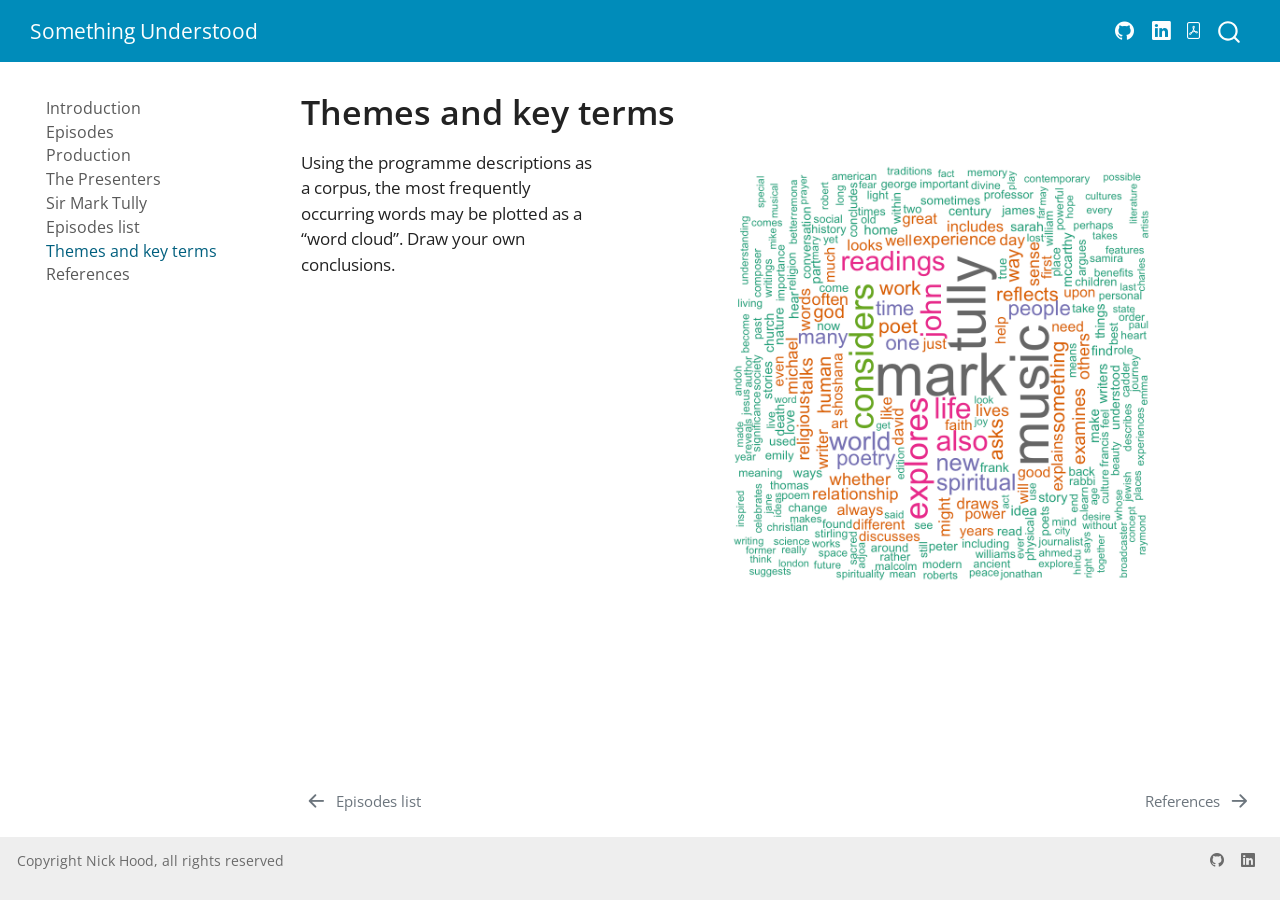
<file: docs/su-8-themes.html>
<!DOCTYPE html>
<html xmlns="http://www.w3.org/1999/xhtml" lang="en" xml:lang="en"><head>

<meta charset="utf-8">
<meta name="generator" content="quarto-1.7.32">

<meta name="viewport" content="width=device-width, initial-scale=1.0, user-scalable=yes">


<title>Themes and key terms – Something Understood</title>
<style>
code{white-space: pre-wrap;}
span.smallcaps{font-variant: small-caps;}
div.columns{display: flex; gap: min(4vw, 1.5em);}
div.column{flex: auto; overflow-x: auto;}
div.hanging-indent{margin-left: 1.5em; text-indent: -1.5em;}
ul.task-list{list-style: none;}
ul.task-list li input[type="checkbox"] {
  width: 0.8em;
  margin: 0 0.8em 0.2em -1em; /* quarto-specific, see https://github.com/quarto-dev/quarto-cli/issues/4556 */ 
  vertical-align: middle;
}
</style>


<script src="site_libs/quarto-nav/quarto-nav.js"></script>
<script src="site_libs/quarto-nav/headroom.min.js"></script>
<script src="site_libs/clipboard/clipboard.min.js"></script>
<script src="site_libs/quarto-search/autocomplete.umd.js"></script>
<script src="site_libs/quarto-search/fuse.min.js"></script>
<script src="site_libs/quarto-search/quarto-search.js"></script>
<meta name="quarto:offset" content="./">
<link href="./references.html" rel="next">
<link href="./su-7-episodes.html" rel="prev">
<link href="./favicon.ico" rel="icon">
<script src="site_libs/quarto-html/quarto.js" type="module"></script>
<script src="site_libs/quarto-html/tabsets/tabsets.js" type="module"></script>
<script src="site_libs/quarto-html/popper.min.js"></script>
<script src="site_libs/quarto-html/tippy.umd.min.js"></script>
<script src="site_libs/quarto-html/anchor.min.js"></script>
<link href="site_libs/quarto-html/tippy.css" rel="stylesheet">
<link href="site_libs/quarto-html/quarto-syntax-highlighting-37eea08aefeeee20ff55810ff984fec1.css" rel="stylesheet" id="quarto-text-highlighting-styles">
<script src="site_libs/bootstrap/bootstrap.min.js"></script>
<link href="site_libs/bootstrap/bootstrap-icons.css" rel="stylesheet">
<link href="site_libs/bootstrap/bootstrap-aa9f4d7e60fc996007fcb2b641357a51.min.css" rel="stylesheet" append-hash="true" id="quarto-bootstrap" data-mode="light">
<script id="quarto-search-options" type="application/json">{
  "location": "navbar",
  "copy-button": false,
  "collapse-after": 3,
  "panel-placement": "end",
  "type": "overlay",
  "limit": 50,
  "keyboard-shortcut": [
    "f",
    "/",
    "s"
  ],
  "show-item-context": false,
  "language": {
    "search-no-results-text": "No results",
    "search-matching-documents-text": "matching documents",
    "search-copy-link-title": "Copy link to search",
    "search-hide-matches-text": "Hide additional matches",
    "search-more-match-text": "more match in this document",
    "search-more-matches-text": "more matches in this document",
    "search-clear-button-title": "Clear",
    "search-text-placeholder": "",
    "search-detached-cancel-button-title": "Cancel",
    "search-submit-button-title": "Submit",
    "search-label": "Search"
  }
}</script>


</head>

<body class="nav-sidebar floating nav-fixed quarto-light">

<div id="quarto-search-results"></div>
  <header id="quarto-header" class="headroom fixed-top">
    <nav class="navbar navbar-expand-lg " data-bs-theme="dark">
      <div class="navbar-container container-fluid">
      <div class="navbar-brand-container mx-auto">
    <a class="navbar-brand" href="./index.html">
    <span class="navbar-title">Something Understood</span>
    </a>
  </div>
            <div id="quarto-search" class="" title="Search"></div>
          <button class="navbar-toggler" type="button" data-bs-toggle="collapse" data-bs-target="#navbarCollapse" aria-controls="navbarCollapse" role="menu" aria-expanded="false" aria-label="Toggle navigation" onclick="if (window.quartoToggleHeadroom) { window.quartoToggleHeadroom(); }">
  <span class="navbar-toggler-icon"></span>
</button>
          <div class="collapse navbar-collapse" id="navbarCollapse">
            <ul class="navbar-nav navbar-nav-scroll ms-auto">
  <li class="nav-item compact">
    <a class="nav-link" href="https://github.com/straightbourne"> <i class="bi bi-github" role="img">
</i> 
<span class="menu-text"></span></a>
  </li>  
  <li class="nav-item compact">
    <a class="nav-link" href="https://www.linkedin.com/in/straightbourne/"> <i class="bi bi-linkedin" role="img">
</i> 
<span class="menu-text"></span></a>
  </li>  
</ul>
          </div> <!-- /navcollapse -->
            <div class="quarto-navbar-tools">
    <a href="./Something-Understood.pdf" title="Download PDF" class="quarto-navigation-tool px-1" aria-label="Download PDF"><i class="bi bi-file-pdf"></i></a>
</div>
      </div> <!-- /container-fluid -->
    </nav>
  <nav class="quarto-secondary-nav">
    <div class="container-fluid d-flex">
      <button type="button" class="quarto-btn-toggle btn" data-bs-toggle="collapse" role="button" data-bs-target=".quarto-sidebar-collapse-item" aria-controls="quarto-sidebar" aria-expanded="false" aria-label="Toggle sidebar navigation" onclick="if (window.quartoToggleHeadroom) { window.quartoToggleHeadroom(); }">
        <i class="bi bi-layout-text-sidebar-reverse"></i>
      </button>
        <nav class="quarto-page-breadcrumbs" aria-label="breadcrumb"><ol class="breadcrumb"><li class="breadcrumb-item"><a href="./su-8-themes.html">Themes and key terms</a></li></ol></nav>
        <a class="flex-grow-1" role="navigation" data-bs-toggle="collapse" data-bs-target=".quarto-sidebar-collapse-item" aria-controls="quarto-sidebar" aria-expanded="false" aria-label="Toggle sidebar navigation" onclick="if (window.quartoToggleHeadroom) { window.quartoToggleHeadroom(); }">      
        </a>
    </div>
  </nav>
</header>
<!-- content -->
<div id="quarto-content" class="quarto-container page-columns page-rows-contents page-layout-full page-navbar">
<!-- sidebar -->
  <nav id="quarto-sidebar" class="sidebar collapse collapse-horizontal quarto-sidebar-collapse-item sidebar-navigation floating overflow-auto">
    <div class="sidebar-menu-container"> 
    <ul class="list-unstyled mt-1">
        <li class="sidebar-item">
  <div class="sidebar-item-container"> 
  <a href="./index.html" class="sidebar-item-text sidebar-link">
 <span class="menu-text">Introduction</span></a>
  </div>
</li>
        <li class="sidebar-item">
  <div class="sidebar-item-container"> 
  <a href="./su-1-episodes.html" class="sidebar-item-text sidebar-link">
 <span class="menu-text">Episodes</span></a>
  </div>
</li>
        <li class="sidebar-item">
  <div class="sidebar-item-container"> 
  <a href="./su-2-production.html" class="sidebar-item-text sidebar-link">
 <span class="menu-text">Production</span></a>
  </div>
</li>
        <li class="sidebar-item">
  <div class="sidebar-item-container"> 
  <a href="./su-3-presenters.html" class="sidebar-item-text sidebar-link">
 <span class="menu-text">The Presenters</span></a>
  </div>
</li>
        <li class="sidebar-item">
  <div class="sidebar-item-container"> 
  <a href="./mark-tully.html" class="sidebar-item-text sidebar-link">
 <span class="menu-text">Sir Mark Tully</span></a>
  </div>
</li>
        <li class="sidebar-item">
  <div class="sidebar-item-container"> 
  <a href="./su-7-episodes.html" class="sidebar-item-text sidebar-link">
 <span class="menu-text">Episodes list</span></a>
  </div>
</li>
        <li class="sidebar-item">
  <div class="sidebar-item-container"> 
  <a href="./su-8-themes.html" class="sidebar-item-text sidebar-link active">
 <span class="menu-text">Themes and key terms</span></a>
  </div>
</li>
        <li class="sidebar-item">
  <div class="sidebar-item-container"> 
  <a href="./references.html" class="sidebar-item-text sidebar-link">
 <span class="menu-text">References</span></a>
  </div>
</li>
    </ul>
    </div>
</nav>
<div id="quarto-sidebar-glass" class="quarto-sidebar-collapse-item" data-bs-toggle="collapse" data-bs-target=".quarto-sidebar-collapse-item"></div>
<!-- margin-sidebar -->
    
<!-- main -->
<main class="content column-page-right" id="quarto-document-content">

<header id="title-block-header" class="quarto-title-block default">
<div class="quarto-title">
<h1 class="title">Themes and key terms</h1>
</div>



<div class="quarto-title-meta column-page-right">

    
  
    
  </div>
  


</header>


<div class="grid">
<div class="g-col-4">
<p>Using the programme descriptions as a corpus, the most frequently occurring words may be plotted as a “word cloud”. Draw your own conclusions.</p>
</div>
<div class="g-col-8">
<div class="cell">
<div class="cell-output-display">
<div>
<figure class="figure">
<p><img src="su-8-themes_files/figure-html/unnamed-chunk-1-1.png" class="img-fluid figure-img" width="672"></p>
</figure>
</div>
</div>
</div>
</div>
</div>



</main> <!-- /main -->
<script id="quarto-html-after-body" type="application/javascript">
  window.document.addEventListener("DOMContentLoaded", function (event) {
    const icon = "";
    const anchorJS = new window.AnchorJS();
    anchorJS.options = {
      placement: 'right',
      icon: icon
    };
    anchorJS.add('.anchored');
    const isCodeAnnotation = (el) => {
      for (const clz of el.classList) {
        if (clz.startsWith('code-annotation-')) {                     
          return true;
        }
      }
      return false;
    }
    const onCopySuccess = function(e) {
      // button target
      const button = e.trigger;
      // don't keep focus
      button.blur();
      // flash "checked"
      button.classList.add('code-copy-button-checked');
      var currentTitle = button.getAttribute("title");
      button.setAttribute("title", "Copied!");
      let tooltip;
      if (window.bootstrap) {
        button.setAttribute("data-bs-toggle", "tooltip");
        button.setAttribute("data-bs-placement", "left");
        button.setAttribute("data-bs-title", "Copied!");
        tooltip = new bootstrap.Tooltip(button, 
          { trigger: "manual", 
            customClass: "code-copy-button-tooltip",
            offset: [0, -8]});
        tooltip.show();    
      }
      setTimeout(function() {
        if (tooltip) {
          tooltip.hide();
          button.removeAttribute("data-bs-title");
          button.removeAttribute("data-bs-toggle");
          button.removeAttribute("data-bs-placement");
        }
        button.setAttribute("title", currentTitle);
        button.classList.remove('code-copy-button-checked');
      }, 1000);
      // clear code selection
      e.clearSelection();
    }
    const getTextToCopy = function(trigger) {
        const codeEl = trigger.previousElementSibling.cloneNode(true);
        for (const childEl of codeEl.children) {
          if (isCodeAnnotation(childEl)) {
            childEl.remove();
          }
        }
        return codeEl.innerText;
    }
    const clipboard = new window.ClipboardJS('.code-copy-button:not([data-in-quarto-modal])', {
      text: getTextToCopy
    });
    clipboard.on('success', onCopySuccess);
    if (window.document.getElementById('quarto-embedded-source-code-modal')) {
      const clipboardModal = new window.ClipboardJS('.code-copy-button[data-in-quarto-modal]', {
        text: getTextToCopy,
        container: window.document.getElementById('quarto-embedded-source-code-modal')
      });
      clipboardModal.on('success', onCopySuccess);
    }
      var localhostRegex = new RegExp(/^(?:http|https):\/\/localhost\:?[0-9]*\//);
      var mailtoRegex = new RegExp(/^mailto:/);
        var filterRegex = new RegExp("https:\/\/straightbourne\.github\.io\/Something-Understood");
      var isInternal = (href) => {
          return filterRegex.test(href) || localhostRegex.test(href) || mailtoRegex.test(href);
      }
      // Inspect non-navigation links and adorn them if external
     var links = window.document.querySelectorAll('a[href]:not(.nav-link):not(.navbar-brand):not(.toc-action):not(.sidebar-link):not(.sidebar-item-toggle):not(.pagination-link):not(.no-external):not([aria-hidden]):not(.dropdown-item):not(.quarto-navigation-tool):not(.about-link)');
      for (var i=0; i<links.length; i++) {
        const link = links[i];
        if (!isInternal(link.href)) {
          // undo the damage that might have been done by quarto-nav.js in the case of
          // links that we want to consider external
          if (link.dataset.originalHref !== undefined) {
            link.href = link.dataset.originalHref;
          }
        }
      }
    function tippyHover(el, contentFn, onTriggerFn, onUntriggerFn) {
      const config = {
        allowHTML: true,
        maxWidth: 500,
        delay: 100,
        arrow: false,
        appendTo: function(el) {
            return el.parentElement;
        },
        interactive: true,
        interactiveBorder: 10,
        theme: 'quarto',
        placement: 'bottom-start',
      };
      if (contentFn) {
        config.content = contentFn;
      }
      if (onTriggerFn) {
        config.onTrigger = onTriggerFn;
      }
      if (onUntriggerFn) {
        config.onUntrigger = onUntriggerFn;
      }
      window.tippy(el, config); 
    }
    const noterefs = window.document.querySelectorAll('a[role="doc-noteref"]');
    for (var i=0; i<noterefs.length; i++) {
      const ref = noterefs[i];
      tippyHover(ref, function() {
        // use id or data attribute instead here
        let href = ref.getAttribute('data-footnote-href') || ref.getAttribute('href');
        try { href = new URL(href).hash; } catch {}
        const id = href.replace(/^#\/?/, "");
        const note = window.document.getElementById(id);
        if (note) {
          return note.innerHTML;
        } else {
          return "";
        }
      });
    }
    const xrefs = window.document.querySelectorAll('a.quarto-xref');
    const processXRef = (id, note) => {
      // Strip column container classes
      const stripColumnClz = (el) => {
        el.classList.remove("page-full", "page-columns");
        if (el.children) {
          for (const child of el.children) {
            stripColumnClz(child);
          }
        }
      }
      stripColumnClz(note)
      if (id === null || id.startsWith('sec-')) {
        // Special case sections, only their first couple elements
        const container = document.createElement("div");
        if (note.children && note.children.length > 2) {
          container.appendChild(note.children[0].cloneNode(true));
          for (let i = 1; i < note.children.length; i++) {
            const child = note.children[i];
            if (child.tagName === "P" && child.innerText === "") {
              continue;
            } else {
              container.appendChild(child.cloneNode(true));
              break;
            }
          }
          if (window.Quarto?.typesetMath) {
            window.Quarto.typesetMath(container);
          }
          return container.innerHTML
        } else {
          if (window.Quarto?.typesetMath) {
            window.Quarto.typesetMath(note);
          }
          return note.innerHTML;
        }
      } else {
        // Remove any anchor links if they are present
        const anchorLink = note.querySelector('a.anchorjs-link');
        if (anchorLink) {
          anchorLink.remove();
        }
        if (window.Quarto?.typesetMath) {
          window.Quarto.typesetMath(note);
        }
        if (note.classList.contains("callout")) {
          return note.outerHTML;
        } else {
          return note.innerHTML;
        }
      }
    }
    for (var i=0; i<xrefs.length; i++) {
      const xref = xrefs[i];
      tippyHover(xref, undefined, function(instance) {
        instance.disable();
        let url = xref.getAttribute('href');
        let hash = undefined; 
        if (url.startsWith('#')) {
          hash = url;
        } else {
          try { hash = new URL(url).hash; } catch {}
        }
        if (hash) {
          const id = hash.replace(/^#\/?/, "");
          const note = window.document.getElementById(id);
          if (note !== null) {
            try {
              const html = processXRef(id, note.cloneNode(true));
              instance.setContent(html);
            } finally {
              instance.enable();
              instance.show();
            }
          } else {
            // See if we can fetch this
            fetch(url.split('#')[0])
            .then(res => res.text())
            .then(html => {
              const parser = new DOMParser();
              const htmlDoc = parser.parseFromString(html, "text/html");
              const note = htmlDoc.getElementById(id);
              if (note !== null) {
                const html = processXRef(id, note);
                instance.setContent(html);
              } 
            }).finally(() => {
              instance.enable();
              instance.show();
            });
          }
        } else {
          // See if we can fetch a full url (with no hash to target)
          // This is a special case and we should probably do some content thinning / targeting
          fetch(url)
          .then(res => res.text())
          .then(html => {
            const parser = new DOMParser();
            const htmlDoc = parser.parseFromString(html, "text/html");
            const note = htmlDoc.querySelector('main.content');
            if (note !== null) {
              // This should only happen for chapter cross references
              // (since there is no id in the URL)
              // remove the first header
              if (note.children.length > 0 && note.children[0].tagName === "HEADER") {
                note.children[0].remove();
              }
              const html = processXRef(null, note);
              instance.setContent(html);
            } 
          }).finally(() => {
            instance.enable();
            instance.show();
          });
        }
      }, function(instance) {
      });
    }
        let selectedAnnoteEl;
        const selectorForAnnotation = ( cell, annotation) => {
          let cellAttr = 'data-code-cell="' + cell + '"';
          let lineAttr = 'data-code-annotation="' +  annotation + '"';
          const selector = 'span[' + cellAttr + '][' + lineAttr + ']';
          return selector;
        }
        const selectCodeLines = (annoteEl) => {
          const doc = window.document;
          const targetCell = annoteEl.getAttribute("data-target-cell");
          const targetAnnotation = annoteEl.getAttribute("data-target-annotation");
          const annoteSpan = window.document.querySelector(selectorForAnnotation(targetCell, targetAnnotation));
          const lines = annoteSpan.getAttribute("data-code-lines").split(",");
          const lineIds = lines.map((line) => {
            return targetCell + "-" + line;
          })
          let top = null;
          let height = null;
          let parent = null;
          if (lineIds.length > 0) {
              //compute the position of the single el (top and bottom and make a div)
              const el = window.document.getElementById(lineIds[0]);
              top = el.offsetTop;
              height = el.offsetHeight;
              parent = el.parentElement.parentElement;
            if (lineIds.length > 1) {
              const lastEl = window.document.getElementById(lineIds[lineIds.length - 1]);
              const bottom = lastEl.offsetTop + lastEl.offsetHeight;
              height = bottom - top;
            }
            if (top !== null && height !== null && parent !== null) {
              // cook up a div (if necessary) and position it 
              let div = window.document.getElementById("code-annotation-line-highlight");
              if (div === null) {
                div = window.document.createElement("div");
                div.setAttribute("id", "code-annotation-line-highlight");
                div.style.position = 'absolute';
                parent.appendChild(div);
              }
              div.style.top = top - 2 + "px";
              div.style.height = height + 4 + "px";
              div.style.left = 0;
              let gutterDiv = window.document.getElementById("code-annotation-line-highlight-gutter");
              if (gutterDiv === null) {
                gutterDiv = window.document.createElement("div");
                gutterDiv.setAttribute("id", "code-annotation-line-highlight-gutter");
                gutterDiv.style.position = 'absolute';
                const codeCell = window.document.getElementById(targetCell);
                const gutter = codeCell.querySelector('.code-annotation-gutter');
                gutter.appendChild(gutterDiv);
              }
              gutterDiv.style.top = top - 2 + "px";
              gutterDiv.style.height = height + 4 + "px";
            }
            selectedAnnoteEl = annoteEl;
          }
        };
        const unselectCodeLines = () => {
          const elementsIds = ["code-annotation-line-highlight", "code-annotation-line-highlight-gutter"];
          elementsIds.forEach((elId) => {
            const div = window.document.getElementById(elId);
            if (div) {
              div.remove();
            }
          });
          selectedAnnoteEl = undefined;
        };
          // Handle positioning of the toggle
      window.addEventListener(
        "resize",
        throttle(() => {
          elRect = undefined;
          if (selectedAnnoteEl) {
            selectCodeLines(selectedAnnoteEl);
          }
        }, 10)
      );
      function throttle(fn, ms) {
      let throttle = false;
      let timer;
        return (...args) => {
          if(!throttle) { // first call gets through
              fn.apply(this, args);
              throttle = true;
          } else { // all the others get throttled
              if(timer) clearTimeout(timer); // cancel #2
              timer = setTimeout(() => {
                fn.apply(this, args);
                timer = throttle = false;
              }, ms);
          }
        };
      }
        // Attach click handler to the DT
        const annoteDls = window.document.querySelectorAll('dt[data-target-cell]');
        for (const annoteDlNode of annoteDls) {
          annoteDlNode.addEventListener('click', (event) => {
            const clickedEl = event.target;
            if (clickedEl !== selectedAnnoteEl) {
              unselectCodeLines();
              const activeEl = window.document.querySelector('dt[data-target-cell].code-annotation-active');
              if (activeEl) {
                activeEl.classList.remove('code-annotation-active');
              }
              selectCodeLines(clickedEl);
              clickedEl.classList.add('code-annotation-active');
            } else {
              // Unselect the line
              unselectCodeLines();
              clickedEl.classList.remove('code-annotation-active');
            }
          });
        }
    const findCites = (el) => {
      const parentEl = el.parentElement;
      if (parentEl) {
        const cites = parentEl.dataset.cites;
        if (cites) {
          return {
            el,
            cites: cites.split(' ')
          };
        } else {
          return findCites(el.parentElement)
        }
      } else {
        return undefined;
      }
    };
    var bibliorefs = window.document.querySelectorAll('a[role="doc-biblioref"]');
    for (var i=0; i<bibliorefs.length; i++) {
      const ref = bibliorefs[i];
      const citeInfo = findCites(ref);
      if (citeInfo) {
        tippyHover(citeInfo.el, function() {
          var popup = window.document.createElement('div');
          citeInfo.cites.forEach(function(cite) {
            var citeDiv = window.document.createElement('div');
            citeDiv.classList.add('hanging-indent');
            citeDiv.classList.add('csl-entry');
            var biblioDiv = window.document.getElementById('ref-' + cite);
            if (biblioDiv) {
              citeDiv.innerHTML = biblioDiv.innerHTML;
            }
            popup.appendChild(citeDiv);
          });
          return popup.innerHTML;
        });
      }
    }
  });
  </script>
<nav class="page-navigation column-page-right">
  <div class="nav-page nav-page-previous">
      <a href="./su-7-episodes.html" class="pagination-link" aria-label="Episodes list">
        <i class="bi bi-arrow-left-short"></i> <span class="nav-page-text">Episodes list</span>
      </a>          
  </div>
  <div class="nav-page nav-page-next">
      <a href="./references.html" class="pagination-link" aria-label="References">
        <span class="nav-page-text">References</span> <i class="bi bi-arrow-right-short"></i>
      </a>
  </div>
</nav>
</div> <!-- /content -->
<footer class="footer">
  <div class="nav-footer">
    <div class="nav-footer-left">
<p>Copyright Nick Hood, all rights reserved</p>
</div>   
    <div class="nav-footer-center">
      &nbsp;
    </div>
    <div class="nav-footer-right">
      <ul class="footer-items list-unstyled">
    <li class="nav-item compact">
    <a class="nav-link" href="https://github.com/straightbourne">
      <i class="bi bi-github" role="img">
</i> 
    </a>
  </li>  
    <li class="nav-item compact">
    <a class="nav-link" href="https://www.linkedin.com/in/straightbourne/">
      <i class="bi bi-linkedin" role="img">
</i> 
    </a>
  </li>  
</ul>
    </div>
  </div>
</footer>




</body></html>
</file>
<file: docs/site_libs/quarto-html/tippy.css>
.tippy-box[data-animation=fade][data-state=hidden]{opacity:0}[data-tippy-root]{max-width:calc(100vw - 10px)}.tippy-box{position:relative;background-color:#333;color:#fff;border-radius:4px;font-size:14px;line-height:1.4;white-space:normal;outline:0;transition-property:transform,visibility,opacity}.tippy-box[data-placement^=top]>.tippy-arrow{bottom:0}.tippy-box[data-placement^=top]>.tippy-arrow:before{bottom:-7px;left:0;border-width:8px 8px 0;border-top-color:initial;transform-origin:center top}.tippy-box[data-placement^=bottom]>.tippy-arrow{top:0}.tippy-box[data-placement^=bottom]>.tippy-arrow:before{top:-7px;left:0;border-width:0 8px 8px;border-bottom-color:initial;transform-origin:center bottom}.tippy-box[data-placement^=left]>.tippy-arrow{right:0}.tippy-box[data-placement^=left]>.tippy-arrow:before{border-width:8px 0 8px 8px;border-left-color:initial;right:-7px;transform-origin:center left}.tippy-box[data-placement^=right]>.tippy-arrow{left:0}.tippy-box[data-placement^=right]>.tippy-arrow:before{left:-7px;border-width:8px 8px 8px 0;border-right-color:initial;transform-origin:center right}.tippy-box[data-inertia][data-state=visible]{transition-timing-function:cubic-bezier(.54,1.5,.38,1.11)}.tippy-arrow{width:16px;height:16px;color:#333}.tippy-arrow:before{content:"";position:absolute;border-color:transparent;border-style:solid}.tippy-content{position:relative;padding:5px 9px;z-index:1}
</file>
<file: docs/site_libs/quarto-html/quarto-syntax-highlighting-37eea08aefeeee20ff55810ff984fec1.css>
/* quarto syntax highlight colors */
:root {
  --quarto-hl-ot-color: #003B4F;
  --quarto-hl-at-color: #657422;
  --quarto-hl-ss-color: #20794D;
  --quarto-hl-an-color: #5E5E5E;
  --quarto-hl-fu-color: #4758AB;
  --quarto-hl-st-color: #20794D;
  --quarto-hl-cf-color: #003B4F;
  --quarto-hl-op-color: #5E5E5E;
  --quarto-hl-er-color: #AD0000;
  --quarto-hl-bn-color: #AD0000;
  --quarto-hl-al-color: #AD0000;
  --quarto-hl-va-color: #111111;
  --quarto-hl-bu-color: inherit;
  --quarto-hl-ex-color: inherit;
  --quarto-hl-pp-color: #AD0000;
  --quarto-hl-in-color: #5E5E5E;
  --quarto-hl-vs-color: #20794D;
  --quarto-hl-wa-color: #5E5E5E;
  --quarto-hl-do-color: #5E5E5E;
  --quarto-hl-im-color: #00769E;
  --quarto-hl-ch-color: #20794D;
  --quarto-hl-dt-color: #AD0000;
  --quarto-hl-fl-color: #AD0000;
  --quarto-hl-co-color: #5E5E5E;
  --quarto-hl-cv-color: #5E5E5E;
  --quarto-hl-cn-color: #8f5902;
  --quarto-hl-sc-color: #5E5E5E;
  --quarto-hl-dv-color: #AD0000;
  --quarto-hl-kw-color: #003B4F;
}

/* other quarto variables */
:root {
  --quarto-font-monospace: SFMono-Regular, Menlo, Monaco, Consolas, "Liberation Mono", "Courier New", monospace;
}

/* syntax highlight based on Pandoc's rules */
pre > code.sourceCode > span {
  color: #003B4F;
}

code.sourceCode > span {
  color: #003B4F;
}

div.sourceCode,
div.sourceCode pre.sourceCode {
  color: #003B4F;
}

/* Normal */
code span {
  color: #003B4F;
}

/* Alert */
code span.al {
  color: #AD0000;
  font-style: inherit;
}

/* Annotation */
code span.an {
  color: #5E5E5E;
  font-style: inherit;
}

/* Attribute */
code span.at {
  color: #657422;
  font-style: inherit;
}

/* BaseN */
code span.bn {
  color: #AD0000;
  font-style: inherit;
}

/* BuiltIn */
code span.bu {
  font-style: inherit;
}

/* ControlFlow */
code span.cf {
  color: #003B4F;
  font-weight: bold;
  font-style: inherit;
}

/* Char */
code span.ch {
  color: #20794D;
  font-style: inherit;
}

/* Constant */
code span.cn {
  color: #8f5902;
  font-style: inherit;
}

/* Comment */
code span.co {
  color: #5E5E5E;
  font-style: inherit;
}

/* CommentVar */
code span.cv {
  color: #5E5E5E;
  font-style: italic;
}

/* Documentation */
code span.do {
  color: #5E5E5E;
  font-style: italic;
}

/* DataType */
code span.dt {
  color: #AD0000;
  font-style: inherit;
}

/* DecVal */
code span.dv {
  color: #AD0000;
  font-style: inherit;
}

/* Error */
code span.er {
  color: #AD0000;
  font-style: inherit;
}

/* Extension */
code span.ex {
  font-style: inherit;
}

/* Float */
code span.fl {
  color: #AD0000;
  font-style: inherit;
}

/* Function */
code span.fu {
  color: #4758AB;
  font-style: inherit;
}

/* Import */
code span.im {
  color: #00769E;
  font-style: inherit;
}

/* Information */
code span.in {
  color: #5E5E5E;
  font-style: inherit;
}

/* Keyword */
code span.kw {
  color: #003B4F;
  font-weight: bold;
  font-style: inherit;
}

/* Operator */
code span.op {
  color: #5E5E5E;
  font-style: inherit;
}

/* Other */
code span.ot {
  color: #003B4F;
  font-style: inherit;
}

/* Preprocessor */
code span.pp {
  color: #AD0000;
  font-style: inherit;
}

/* SpecialChar */
code span.sc {
  color: #5E5E5E;
  font-style: inherit;
}

/* SpecialString */
code span.ss {
  color: #20794D;
  font-style: inherit;
}

/* String */
code span.st {
  color: #20794D;
  font-style: inherit;
}

/* Variable */
code span.va {
  color: #111111;
  font-style: inherit;
}

/* VerbatimString */
code span.vs {
  color: #20794D;
  font-style: inherit;
}

/* Warning */
code span.wa {
  color: #5E5E5E;
  font-style: italic;
}

.prevent-inlining {
  content: "</";
}

/*# sourceMappingURL=27d3d809615f7771493d095567f04340.css.map */
</file>
